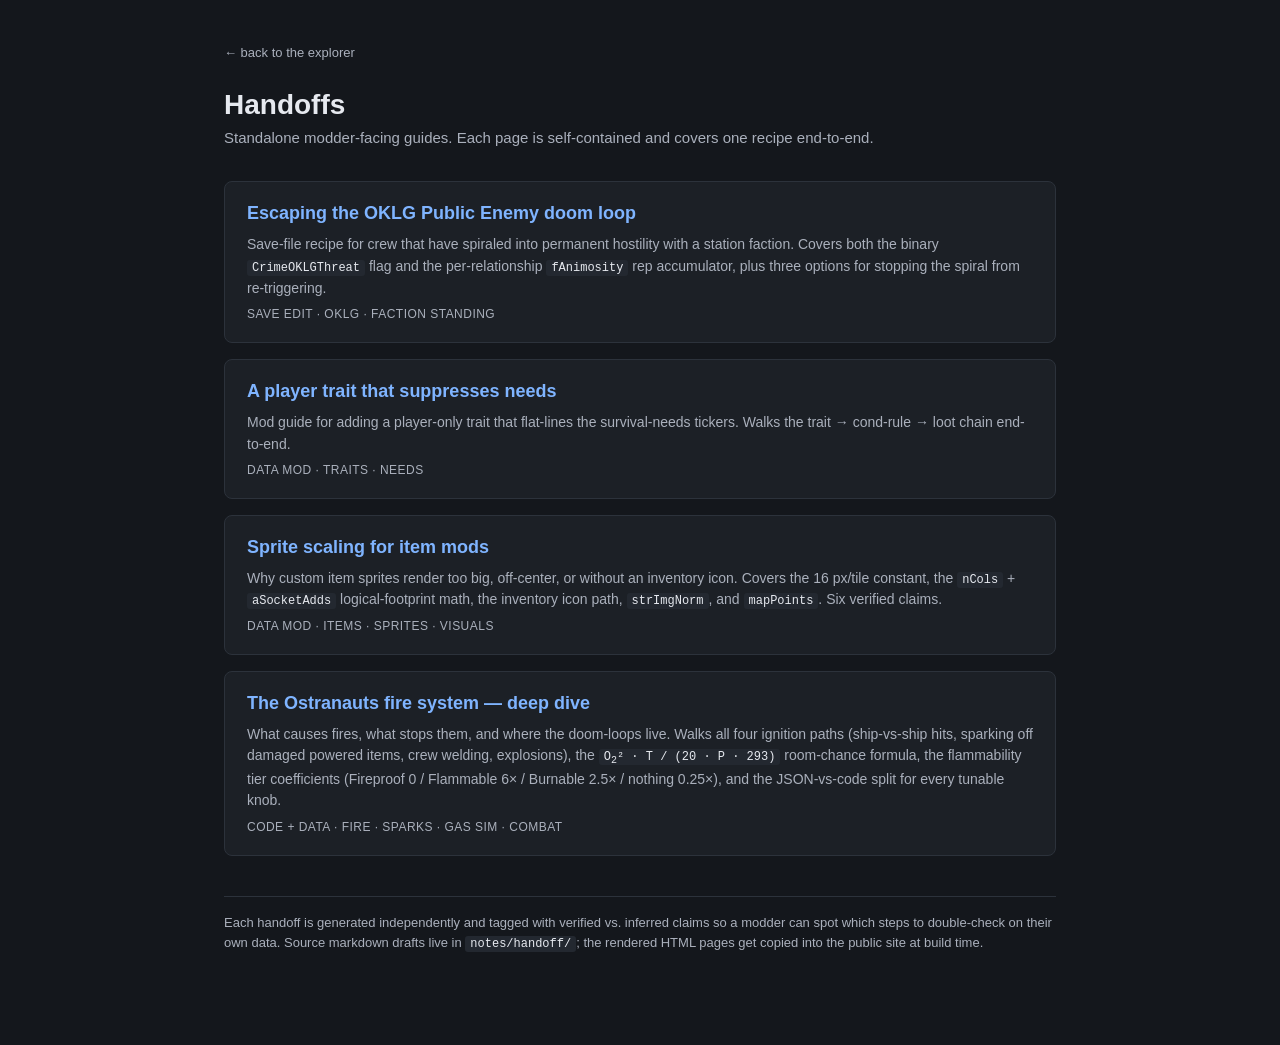
<file: notes/handoff/index.html>
<!doctype html>
<html lang="en">
<head>
<meta charset="utf-8">
<meta name="viewport" content="width=device-width,initial-scale=1">
<title>Ostranauts handoffs — modder guides</title>
<style>
  :root {
    --bg: #14171c;
    --panel: #1c2026;
    --panel-2: #232830;
    --ink: #e6e9ef;
    --ink-dim: #aab0bc;
    --rule: #2c323b;
    --accent: #7fb4ff;
  }
  * { box-sizing: border-box; }
  html, body {
    background: var(--bg);
    color: var(--ink);
    font: 16px/1.55 -apple-system, BlinkMacSystemFont, "Segoe UI", Roboto, "Helvetica Neue", Arial, sans-serif;
    margin: 0;
    padding: 0;
  }
  main {
    max-width: 880px;
    margin: 0 auto;
    padding: 40px 24px 80px;
  }
  h1 {
    font-size: 28px;
    margin: 0 0 4px;
    line-height: 1.25;
  }
  .subtitle {
    color: var(--ink-dim);
    margin: 0 0 32px;
    font-size: 15px;
  }
  .back {
    display: inline-block;
    margin-bottom: 24px;
    color: var(--ink-dim);
    text-decoration: none;
    font-size: 13px;
  }
  .back:hover { color: var(--accent); }
  ul.handoff-list {
    list-style: none;
    padding: 0;
    margin: 0;
  }
  ul.handoff-list li {
    border: 1px solid var(--rule);
    background: var(--panel);
    border-radius: 8px;
    padding: 18px 22px;
    margin: 0 0 16px;
  }
  ul.handoff-list a {
    color: var(--accent);
    font-size: 18px;
    font-weight: 600;
    text-decoration: none;
    display: block;
    margin-bottom: 6px;
  }
  ul.handoff-list a:hover { text-decoration: underline; }
  ul.handoff-list .summary {
    color: var(--ink-dim);
    font-size: 14px;
    margin: 4px 0 6px;
  }
  ul.handoff-list .meta {
    color: var(--ink-dim);
    font-size: 12px;
    text-transform: uppercase;
    letter-spacing: 0.04em;
  }
  code {
    font: 12px/1.4 ui-monospace, SFMono-Regular, Menlo, Consolas, monospace;
    background: var(--panel-2);
    color: var(--ink);
    padding: 1px 5px;
    border-radius: 3px;
  }
  .footer-note {
    margin-top: 40px;
    padding-top: 16px;
    border-top: 1px solid var(--rule);
    color: var(--ink-dim);
    font-size: 13px;
  }
</style>
</head>
<body>
<main>

<a class="back" href="../explorer.html">← back to the explorer</a>

<h1>Handoffs</h1>
<p class="subtitle">Standalone modder-facing guides. Each page is self-contained and covers one recipe end-to-end.</p>

<ul class="handoff-list">

  <li>
    <a href="save-fix-public-enemy-doom-loop.html">Escaping the OKLG Public Enemy doom loop</a>
    <div class="summary">Save-file recipe for crew that have spiraled into permanent hostility with a station faction. Covers both the binary <code>CrimeOKLGThreat</code> flag and the per-relationship <code>fAnimosity</code> rep accumulator, plus three options for stopping the spiral from re-triggering.</div>
    <div class="meta">save edit · OKLG · faction standing</div>
  </li>

  <li>
    <a href="needs-suppression-mod-guide.html">A player trait that suppresses needs</a>
    <div class="summary">Mod guide for adding a player-only trait that flat-lines the survival-needs tickers. Walks the trait → cond-rule → loot chain end-to-end.</div>
    <div class="meta">data mod · traits · needs</div>
  </li>

  <li>
    <a href="sprite-scaling-for-item-mods.html">Sprite scaling for item mods</a>
    <div class="summary">Why custom item sprites render too big, off-center, or without an inventory icon. Covers the 16 px/tile constant, the <code>nCols</code> + <code>aSocketAdds</code> logical-footprint math, the inventory icon path, <code>strImgNorm</code>, and <code>mapPoints</code>. Six verified claims.</div>
    <div class="meta">data mod · items · sprites · visuals</div>
  </li>

  <li>
    <a href="fire-system-deep-dive.html">The Ostranauts fire system — deep dive</a>
    <div class="summary">What causes fires, what stops them, and where the doom-loops live. Walks all four ignition paths (ship-vs-ship hits, sparking off damaged powered items, crew welding, explosions), the <code>O<sub>2</sub>² · T / (20 · P · 293)</code> room-chance formula, the flammability tier coefficients (Fireproof 0 / Flammable 6× / Burnable 2.5× / nothing 0.25×), and the JSON-vs-code split for every tunable knob.</div>
    <div class="meta">code + data · fire · sparks · gas sim · combat</div>
  </li>

</ul>

<p class="footer-note">Each handoff is generated independently and tagged with verified vs. inferred claims so a modder can spot which steps to double-check on their own data. Source markdown drafts live in <code>notes/handoff/</code>; the rendered HTML pages get copied into the public site at build time.</p>

</main>
</body>
</html>
</file>
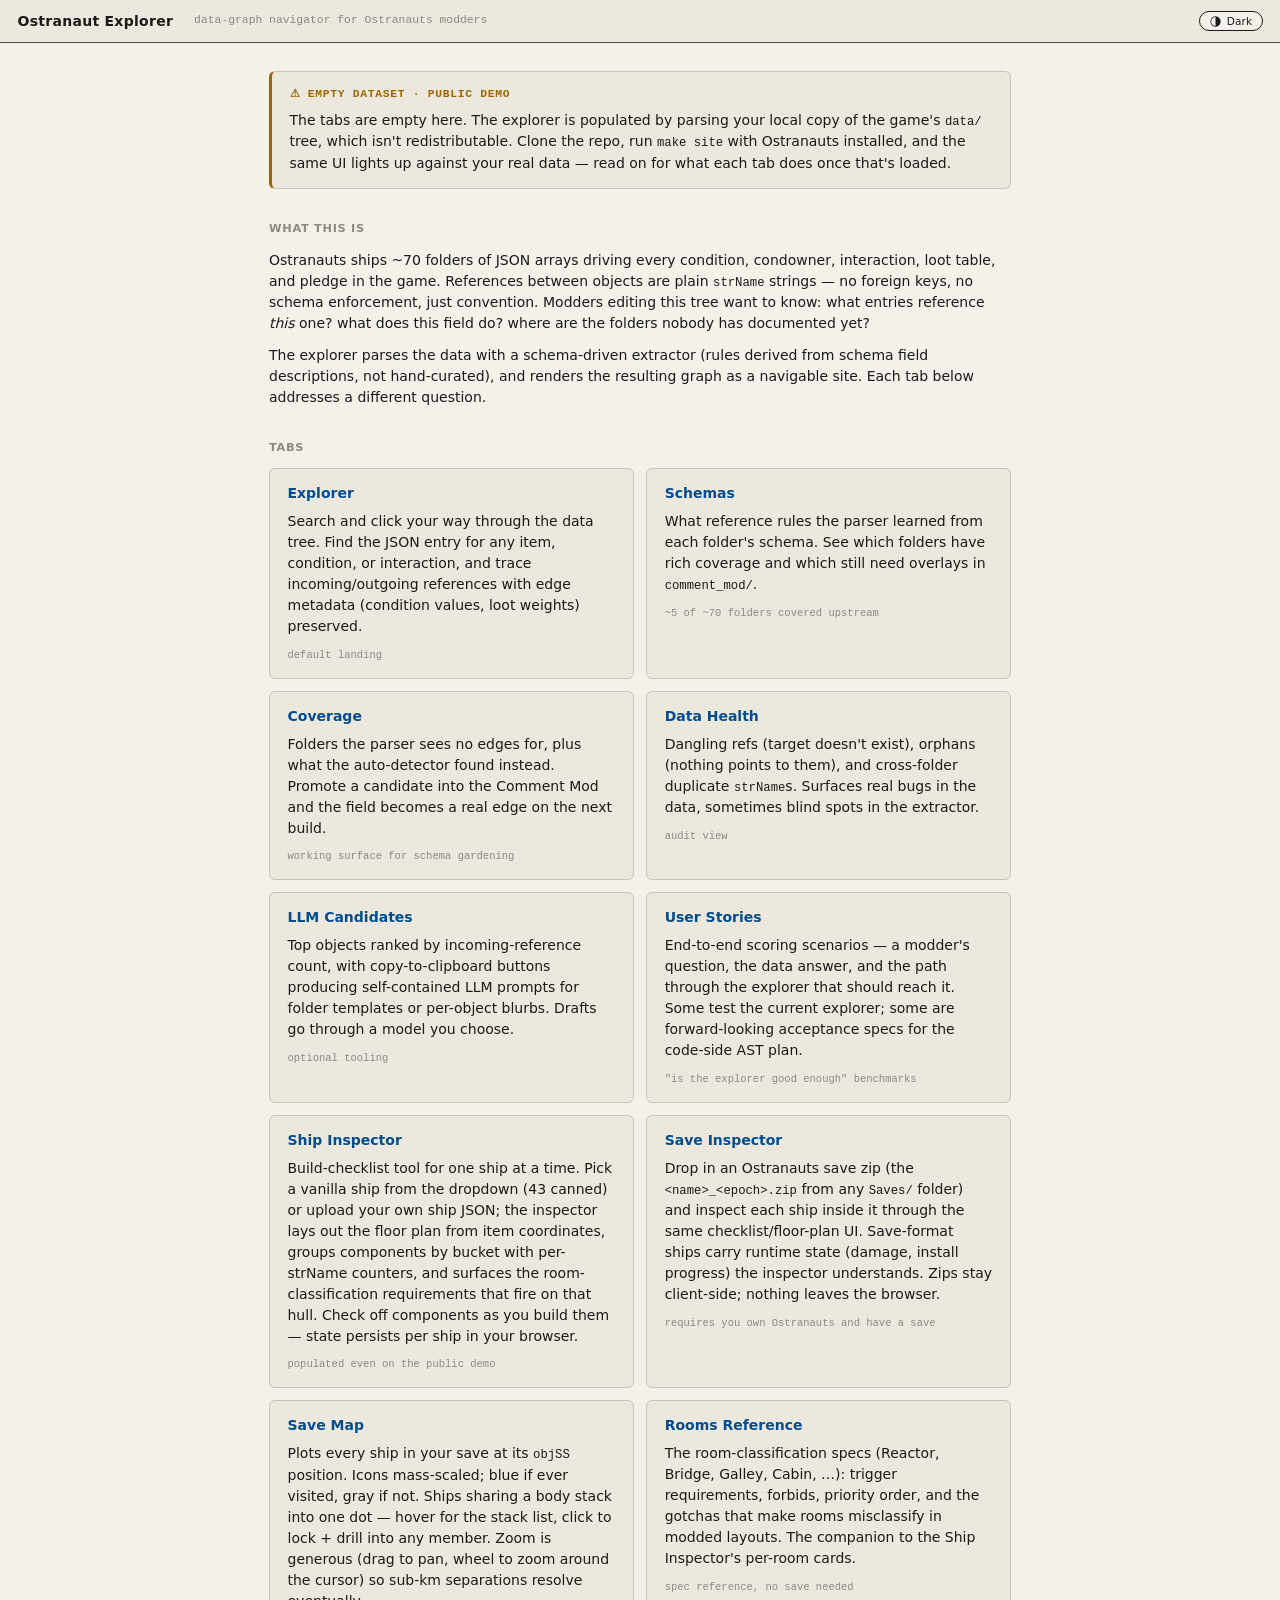
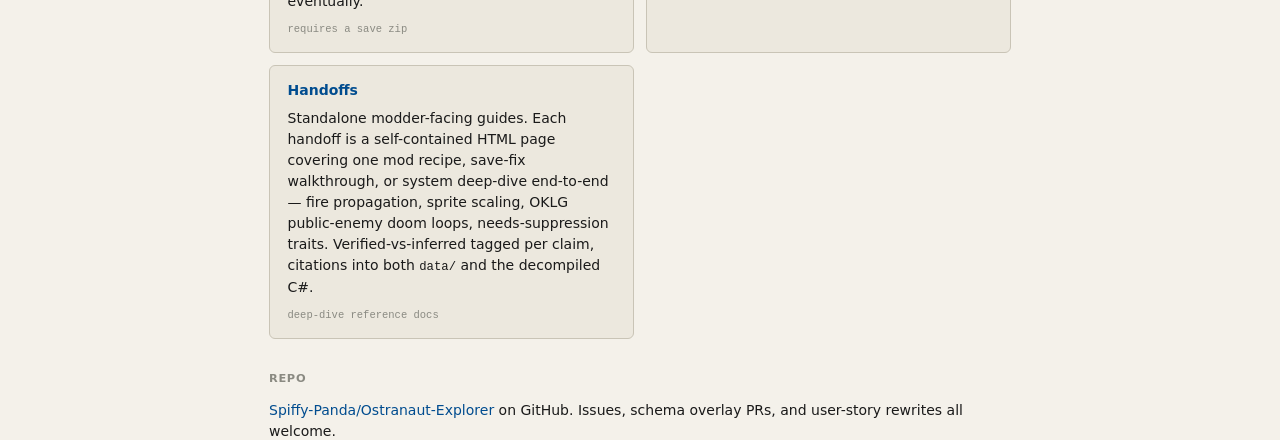
<file: src/Ostranauts.Site/index.html>
<!doctype html>
<html lang="en">
<head>
  <meta charset="utf-8">
  <meta name="viewport" content="width=device-width, initial-scale=1">
  <title>Ostranaut Explorer</title>
  <script src="theme-toggle.js"></script>
  <link rel="stylesheet" href="style.css">
  <style>
    main.cover {
      display: block;
      max-width: 56rem;
      margin: 0 auto;
      padding: 2rem 1.5rem 4rem;
    }
    main.cover section { margin-bottom: 2.25rem; }
    main.cover h2 {
      font-size: 0.8125rem;
      letter-spacing: 0.06em;
      text-transform: uppercase;
      color: var(--muted);
      margin: 0 0 0.875rem;
      font-weight: 600;
    }
    main.cover p { margin: 0 0 0.75rem; }
    main.cover p:last-child { margin: 0; }
    .demo-banner {
      background: var(--bg-elev);
      border: 1px solid var(--border);
      border-left: 3px solid var(--warn);
      border-radius: 6px;
      padding: 1rem 1.25rem;
    }
    .demo-banner .banner-label {
      color: var(--warn);
      font-family: ui-monospace, SFMono-Regular, Menlo, Consolas, monospace;
      font-size: 0.8125rem;
      font-weight: 600;
      letter-spacing: 0.06em;
      text-transform: uppercase;
      margin: 0 0 0.5rem;
    }
    .tab-grid {
      display: grid;
      gap: 0.875rem;
      grid-template-columns: 1fr;
    }
    @media (min-width: 50rem) {
      .tab-grid { grid-template-columns: 1fr 1fr; }
    }
    .tab-card {
      background: var(--bg-elev);
      border: 1px solid var(--border);
      border-radius: 6px;
      padding: 1rem 1.25rem;
    }
    .tab-card h3 { margin: 0 0 0.5rem; font-size: 1rem; }
    .tab-card h3 a { color: var(--accent); }
    .tab-card p { color: var(--fg); }
    .tab-card .meta {
      font-family: ui-monospace, SFMono-Regular, Menlo, Consolas, monospace;
      font-size: 0.75rem;
      color: var(--muted);
      margin-top: 0.5rem;
    }
  </style>
</head>
<body>
  <header>
    <h1>Ostranaut Explorer</h1>
    <p class="status">data-graph navigator for Ostranauts modders</p>
  </header>
  <main class="cover">
    <section class="demo-banner">
      <p class="banner-label">⚠ Empty dataset · Public demo</p>
      <p>The tabs are empty here. The explorer is populated by parsing your local copy of the game's <code>data/</code> tree, which isn't redistributable. Clone the repo, run <code>make site</code> with Ostranauts installed, and the same UI lights up against your real data — read on for what each tab does once that's loaded.</p>
    </section>

    <section>
      <h2>What this is</h2>
      <p>Ostranauts ships ~70 folders of JSON arrays driving every condition, condowner, interaction, loot table, and pledge in the game. References between objects are plain <code>strName</code> strings — no foreign keys, no schema enforcement, just convention. Modders editing this tree want to know: what entries reference <em>this</em> one? what does this field do? where are the folders nobody has documented yet?</p>
      <p>The explorer parses the data with a schema-driven extractor (rules derived from schema field descriptions, not hand-curated), and renders the resulting graph as a navigable site. Each tab below addresses a different question.</p>
    </section>

    <section>
      <h2>Tabs</h2>
      <div class="tab-grid">
        <article class="tab-card">
          <h3><a href="explorer.html#/">Explorer</a></h3>
          <p>Search and click your way through the data tree. Find the JSON entry for any item, condition, or interaction, and trace incoming/outgoing references with edge metadata (condition values, loot weights) preserved.</p>
          <p class="meta">default landing</p>
        </article>
        <article class="tab-card">
          <h3><a href="explorer.html#/schemas">Schemas</a></h3>
          <p>What reference rules the parser learned from each folder's schema. See which folders have rich coverage and which still need overlays in <code>comment_mod/</code>.</p>
          <p class="meta">~5 of ~70 folders covered upstream</p>
        </article>
        <article class="tab-card">
          <h3><a href="explorer.html#/health/coverage">Coverage</a></h3>
          <p>Folders the parser sees no edges for, plus what the auto-detector found instead. Promote a candidate into the Comment Mod and the field becomes a real edge on the next build.</p>
          <p class="meta">working surface for schema gardening</p>
        </article>
        <article class="tab-card">
          <h3><a href="explorer.html#/health/data">Data Health</a></h3>
          <p>Dangling refs (target doesn't exist), orphans (nothing points to them), and cross-folder duplicate <code>strName</code>s. Surfaces real bugs in the data, sometimes blind spots in the extractor.</p>
          <p class="meta">audit view</p>
        </article>
        <article class="tab-card">
          <h3><a href="explorer.html#/llm-candidates">LLM Candidates</a></h3>
          <p>Top objects ranked by incoming-reference count, with copy-to-clipboard buttons producing self-contained LLM prompts for folder templates or per-object blurbs. Drafts go through a model you choose.</p>
          <p class="meta">optional tooling</p>
        </article>
        <article class="tab-card">
          <h3><a href="user-stories/index.html">User Stories</a></h3>
          <p>End-to-end scoring scenarios — a modder's question, the data answer, and the path through the explorer that should reach it. Some test the current explorer; some are forward-looking acceptance specs for the code-side AST plan.</p>
          <p class="meta">"is the explorer good enough" benchmarks</p>
        </article>
        <article class="tab-card">
          <h3><a href="ship-inspector.html">Ship Inspector</a></h3>
          <p>Build-checklist tool for one ship at a time. Pick a vanilla ship from the dropdown (43 canned) or upload your own ship JSON; the inspector lays out the floor plan from item coordinates, groups components by bucket with per-strName counters, and surfaces the room-classification requirements that fire on that hull. Check off components as you build them — state persists per ship in your browser.</p>
          <p class="meta">populated even on the public demo</p>
        </article>
        <article class="tab-card">
          <h3><a href="save-inspector.html">Save Inspector</a></h3>
          <p>Drop in an Ostranauts save zip (the <code>&lt;name&gt;_&lt;epoch&gt;.zip</code> from any <code>Saves/</code> folder) and inspect each ship inside it through the same checklist/floor-plan UI. Save-format ships carry runtime state (damage, install progress) the inspector understands. Zips stay client-side; nothing leaves the browser.</p>
          <p class="meta">requires you own Ostranauts and have a save</p>
        </article>
        <article class="tab-card">
          <h3><a href="save-map.html">Save Map</a></h3>
          <p>Plots every ship in your save at its <code>objSS</code> position. Icons mass-scaled; blue if ever visited, gray if not. Ships sharing a body stack into one dot — hover for the stack list, click to lock + drill into any member. Zoom is generous (drag to pan, wheel to zoom around the cursor) so sub-km separations resolve eventually.</p>
          <p class="meta">requires a save zip</p>
        </article>
        <article class="tab-card">
          <h3><a href="rooms-reference.html">Rooms Reference</a></h3>
          <p>The room-classification specs (Reactor, Bridge, Galley, Cabin, …): trigger requirements, forbids, priority order, and the gotchas that make rooms misclassify in modded layouts. The companion to the Ship Inspector's per-room cards.</p>
          <p class="meta">spec reference, no save needed</p>
        </article>
        <article class="tab-card">
          <h3><a href="handoff/">Handoffs</a></h3>
          <p>Standalone modder-facing guides. Each handoff is a self-contained HTML page covering one mod recipe, save-fix walkthrough, or system deep-dive end-to-end — fire propagation, sprite scaling, OKLG public-enemy doom loops, needs-suppression traits. Verified-vs-inferred tagged per claim, citations into both <code>data/</code> and the decompiled C#.</p>
          <p class="meta">deep-dive reference docs</p>
        </article>
      </div>
    </section>

    <section>
      <h2>Repo</h2>
      <p><a href="https://github.com/Spiffy-Panda/Ostranaut-Explorer">Spiffy-Panda/Ostranaut-Explorer</a> on GitHub. Issues, schema overlay PRs, and user-story rewrites all welcome.</p>
    </section>
  </main>
</body>
</html>
</file>
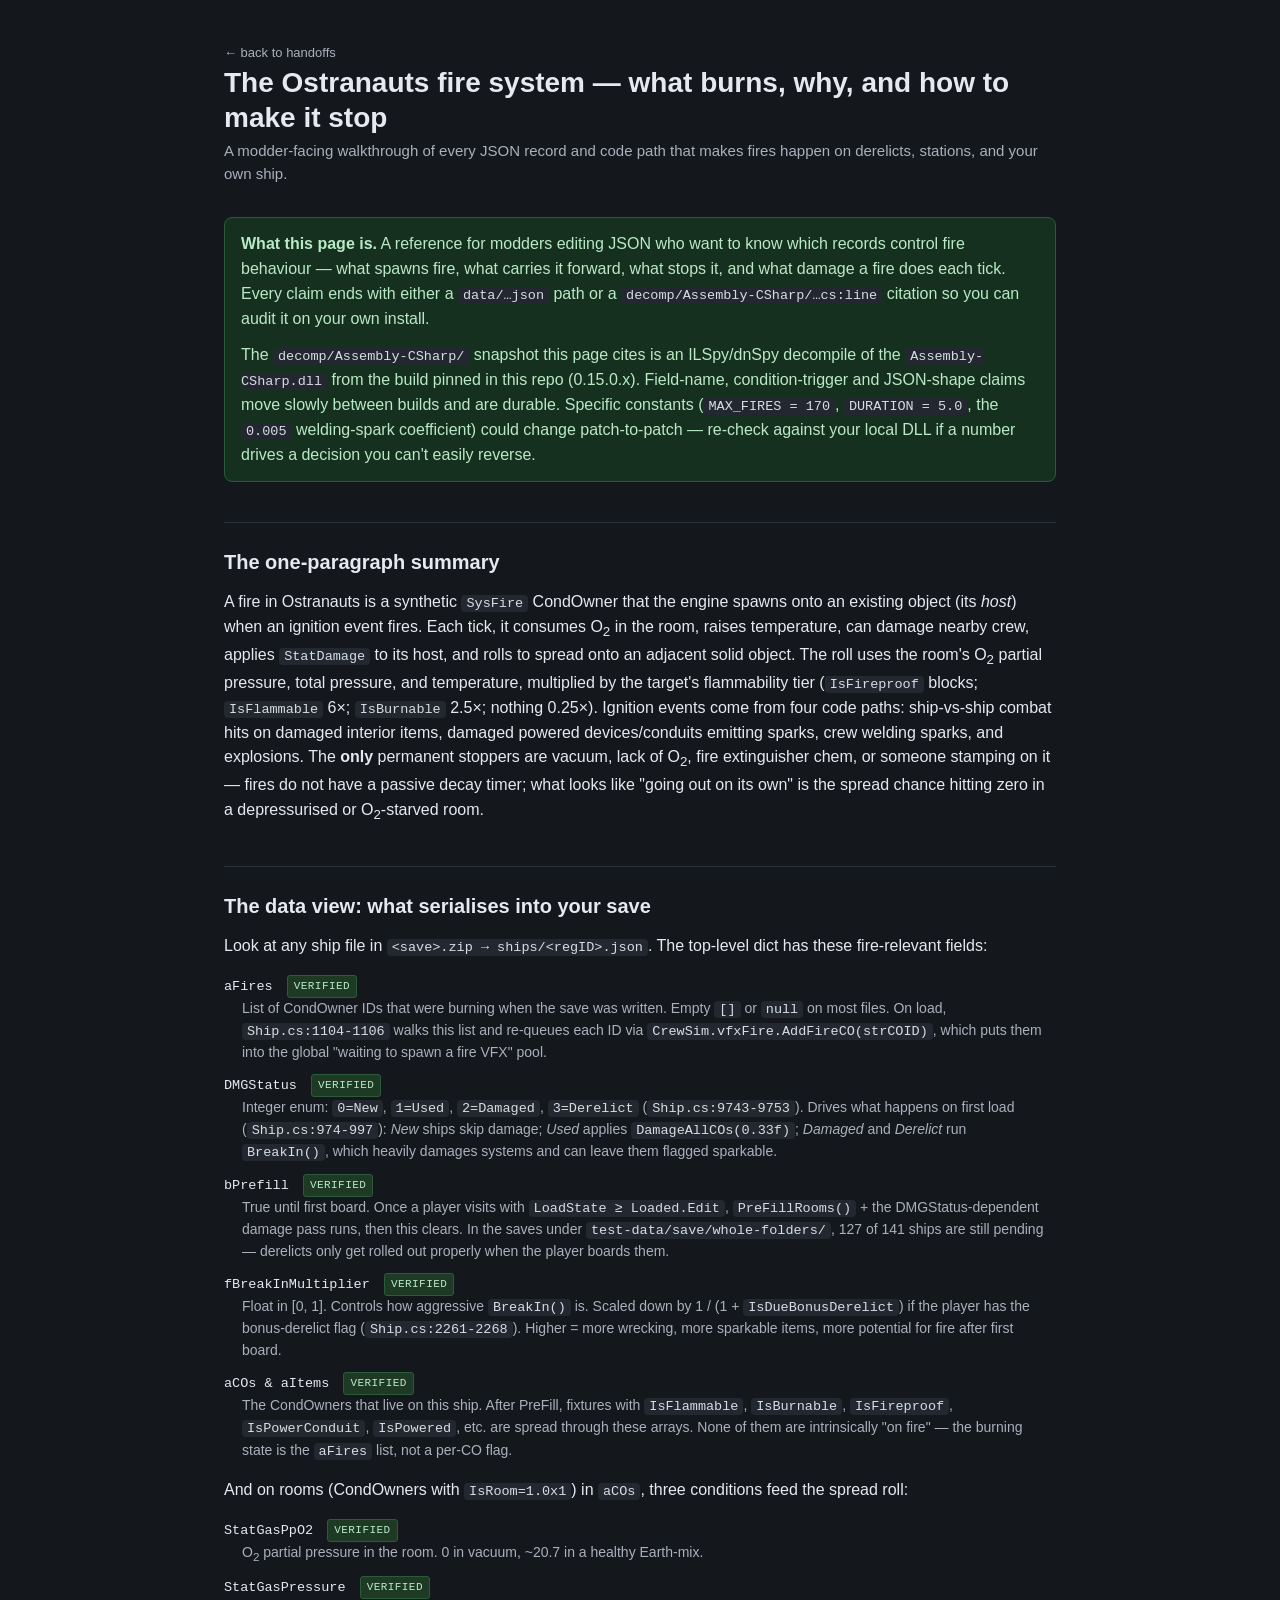
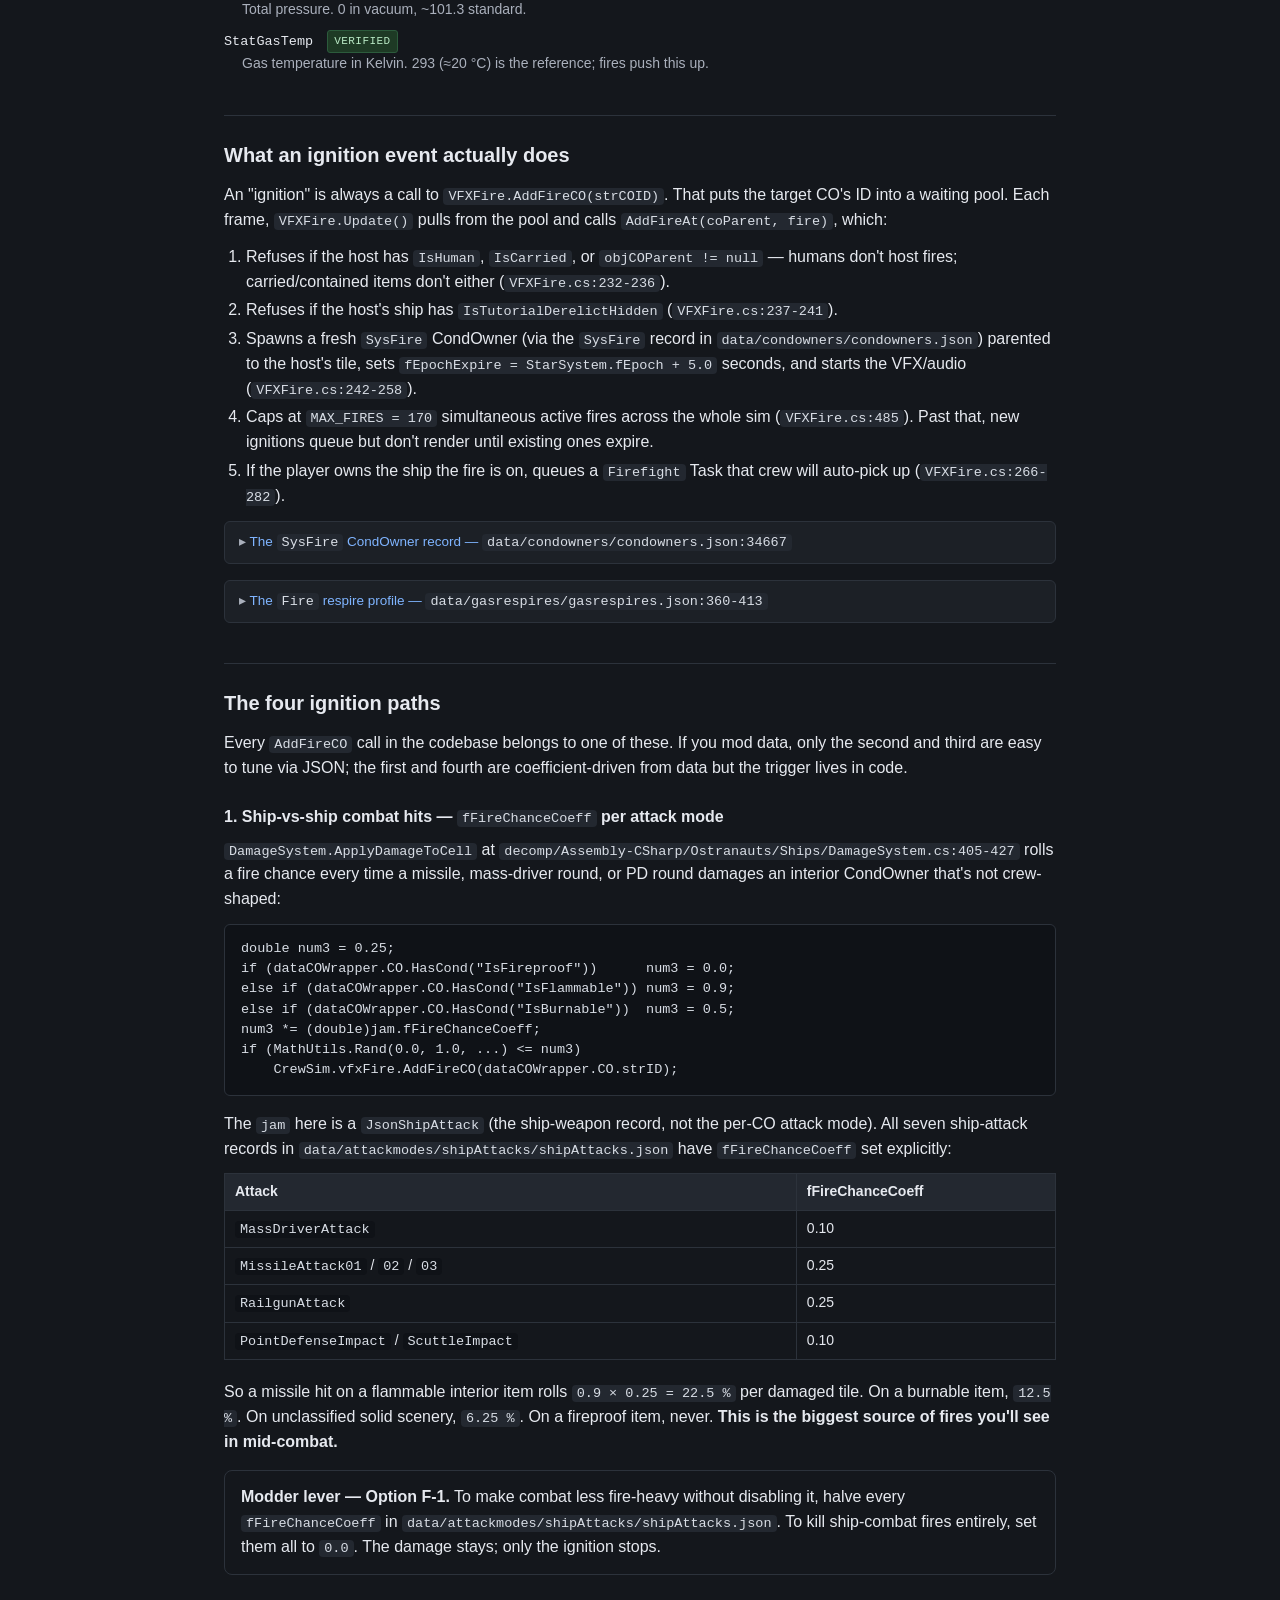
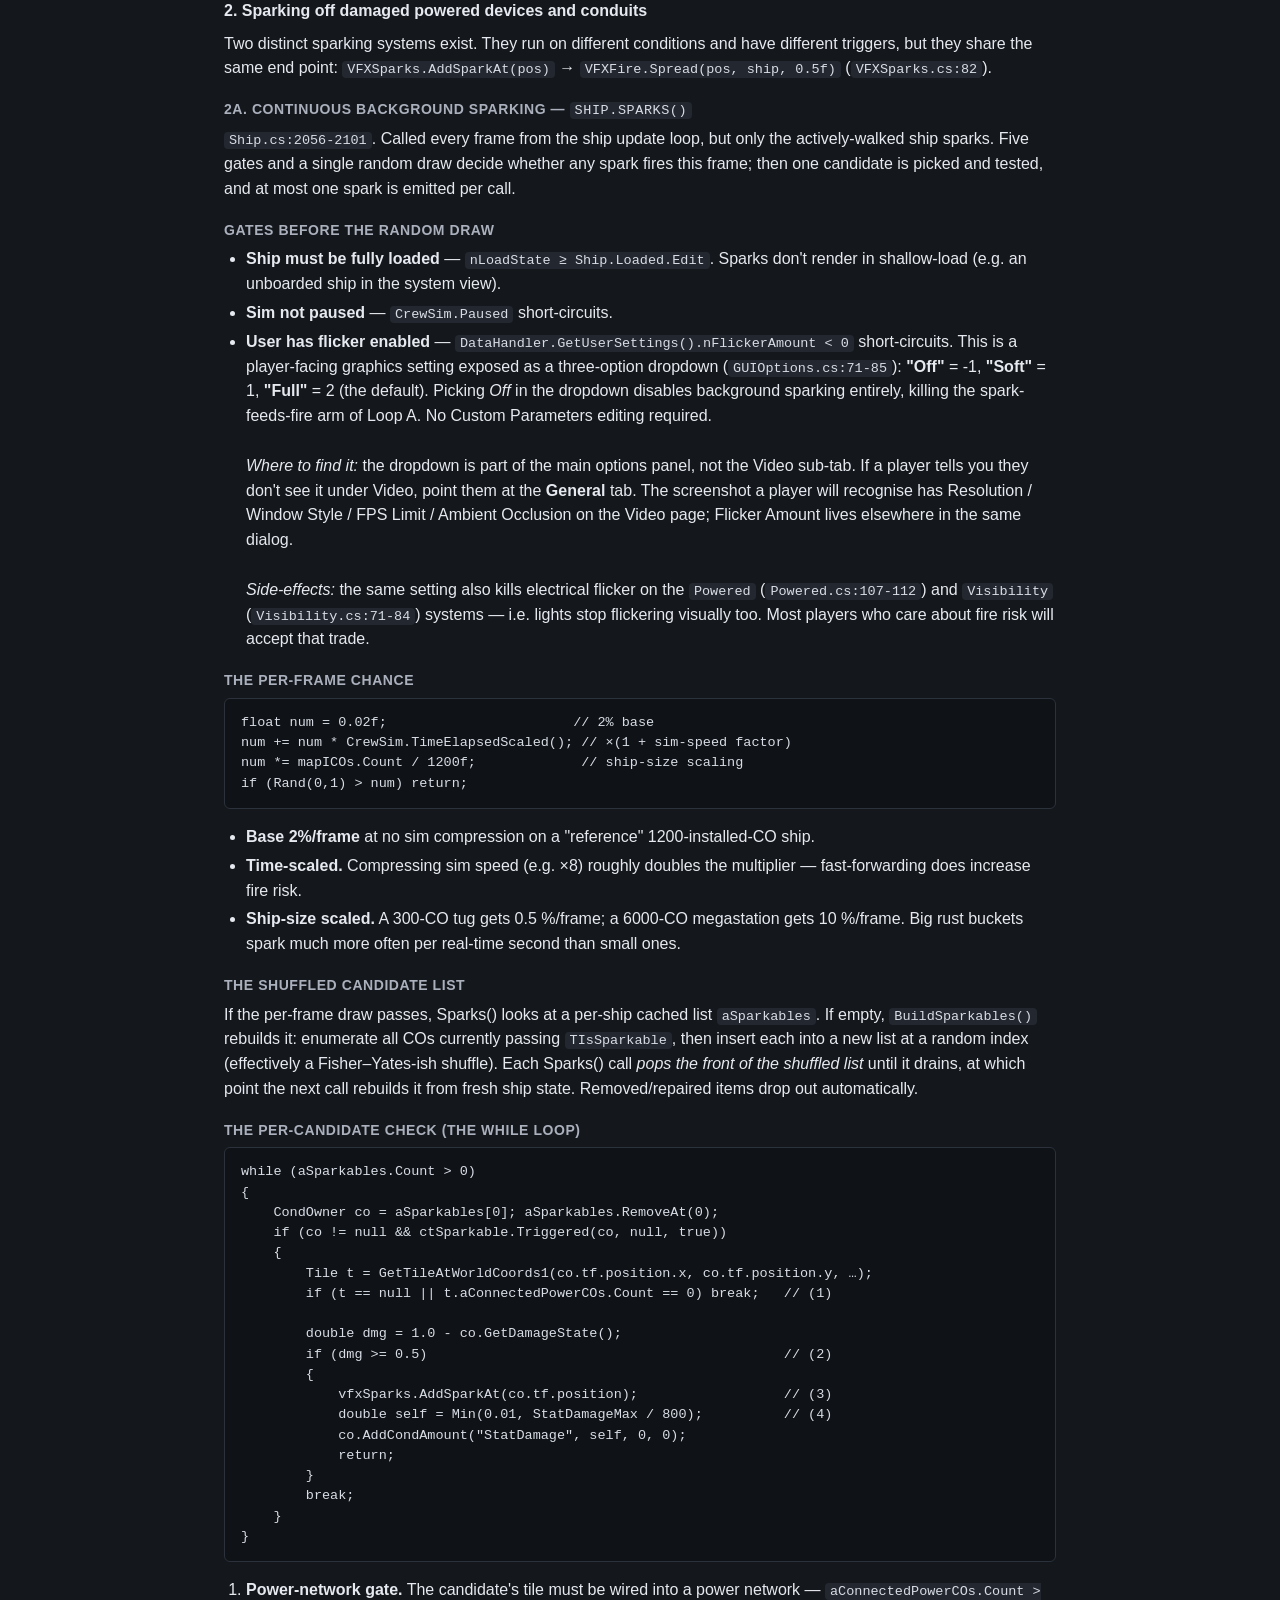
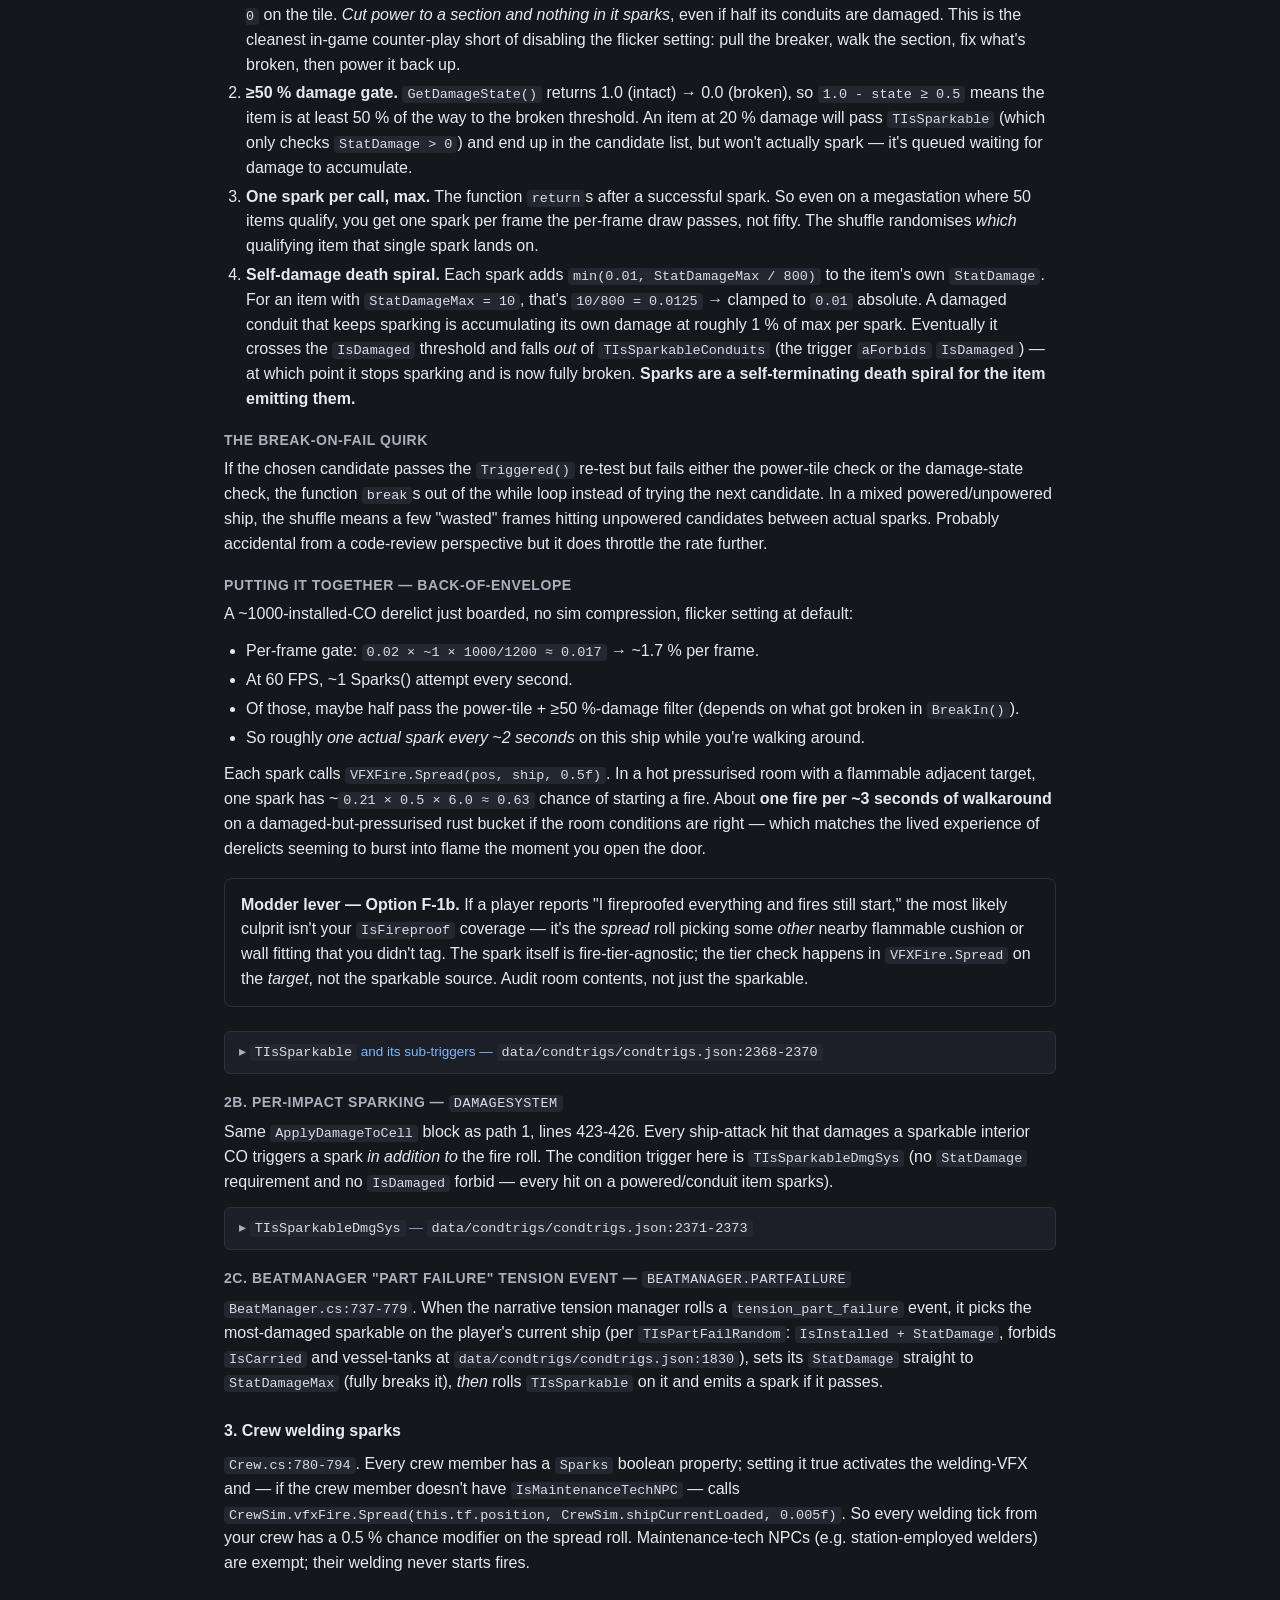
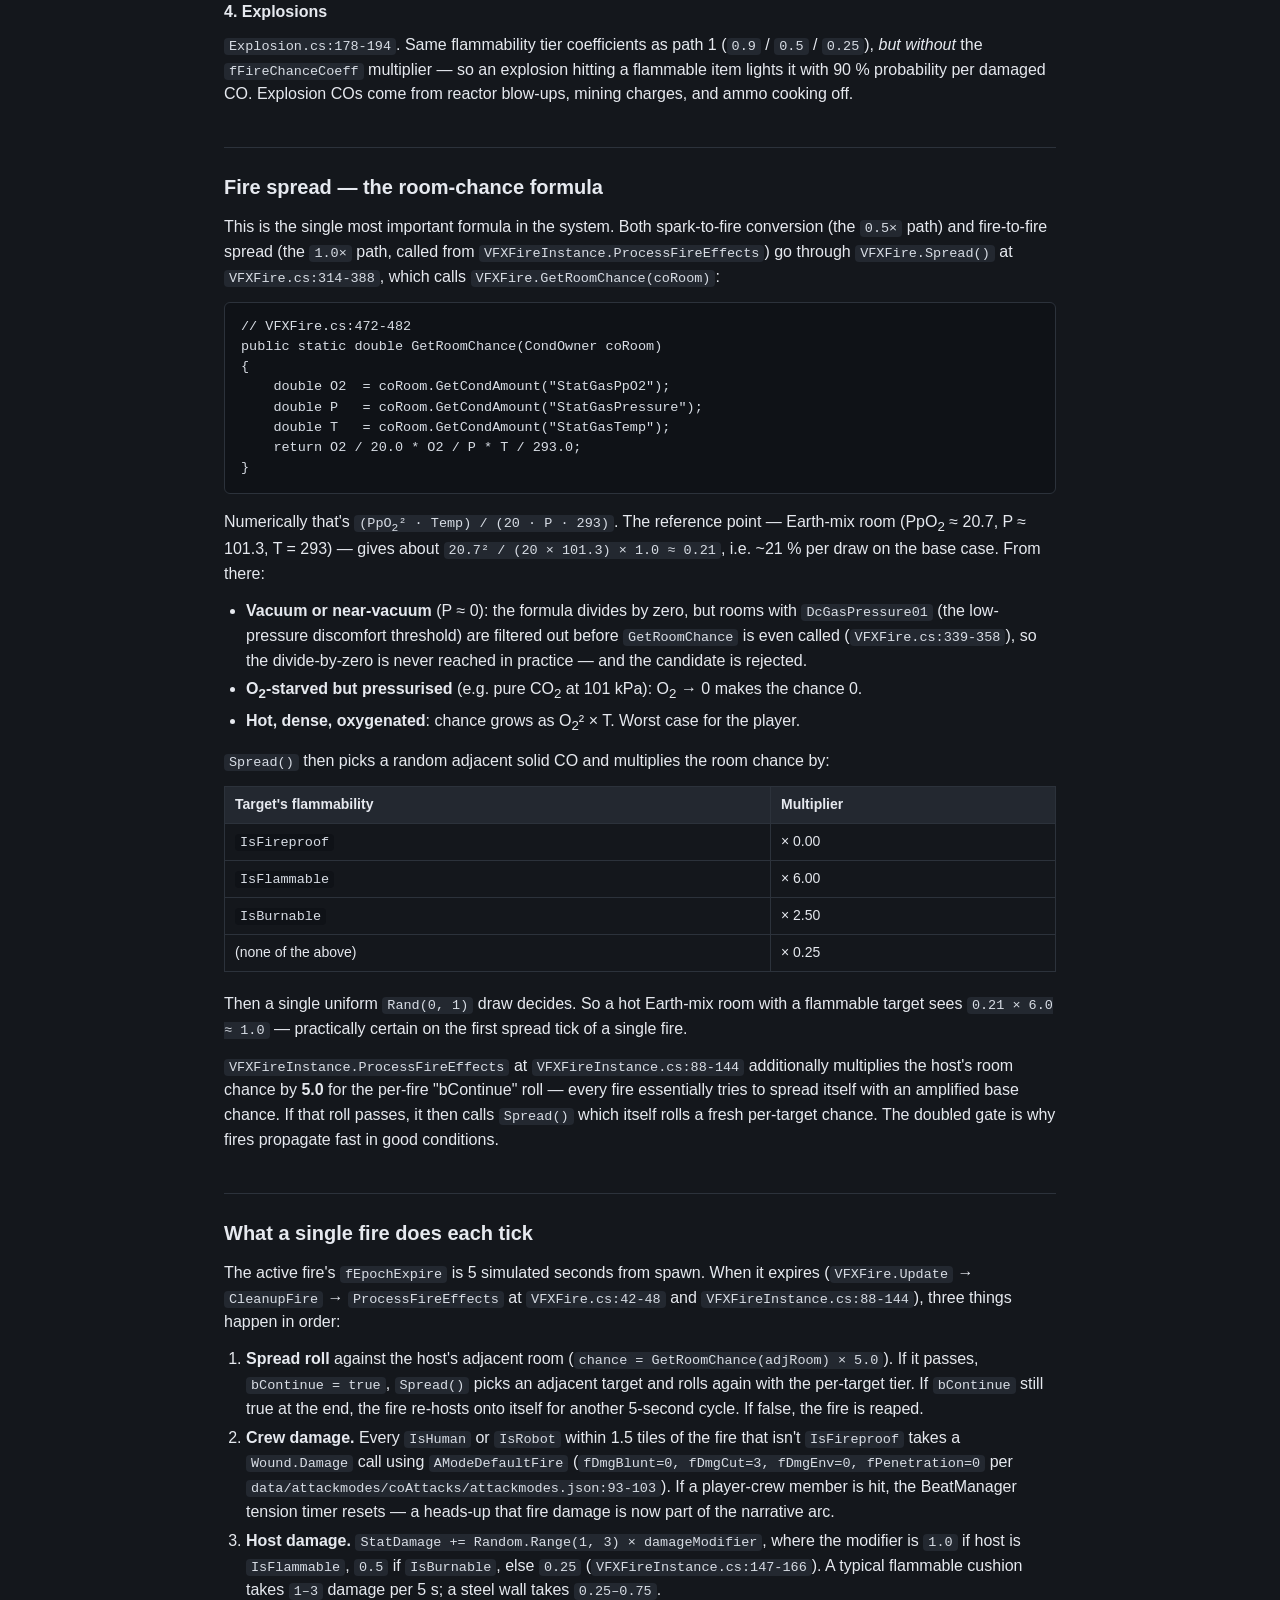
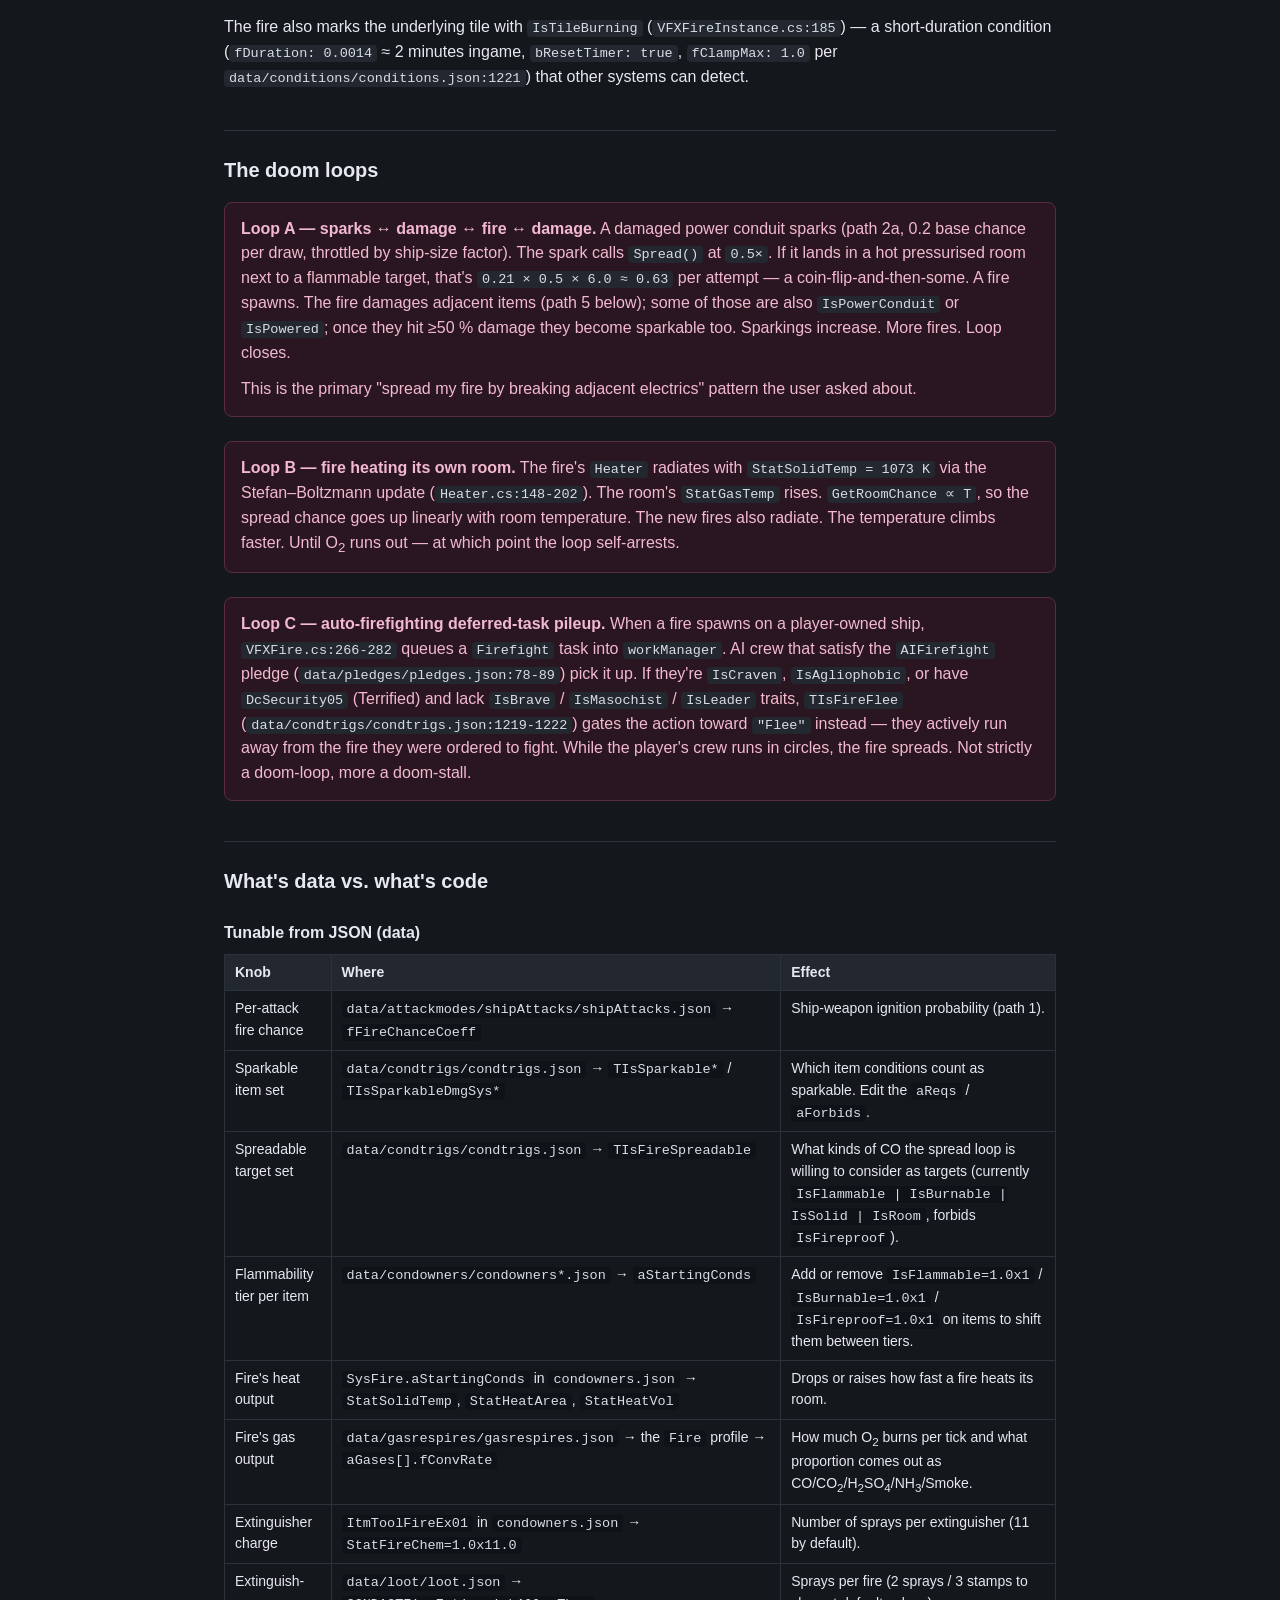
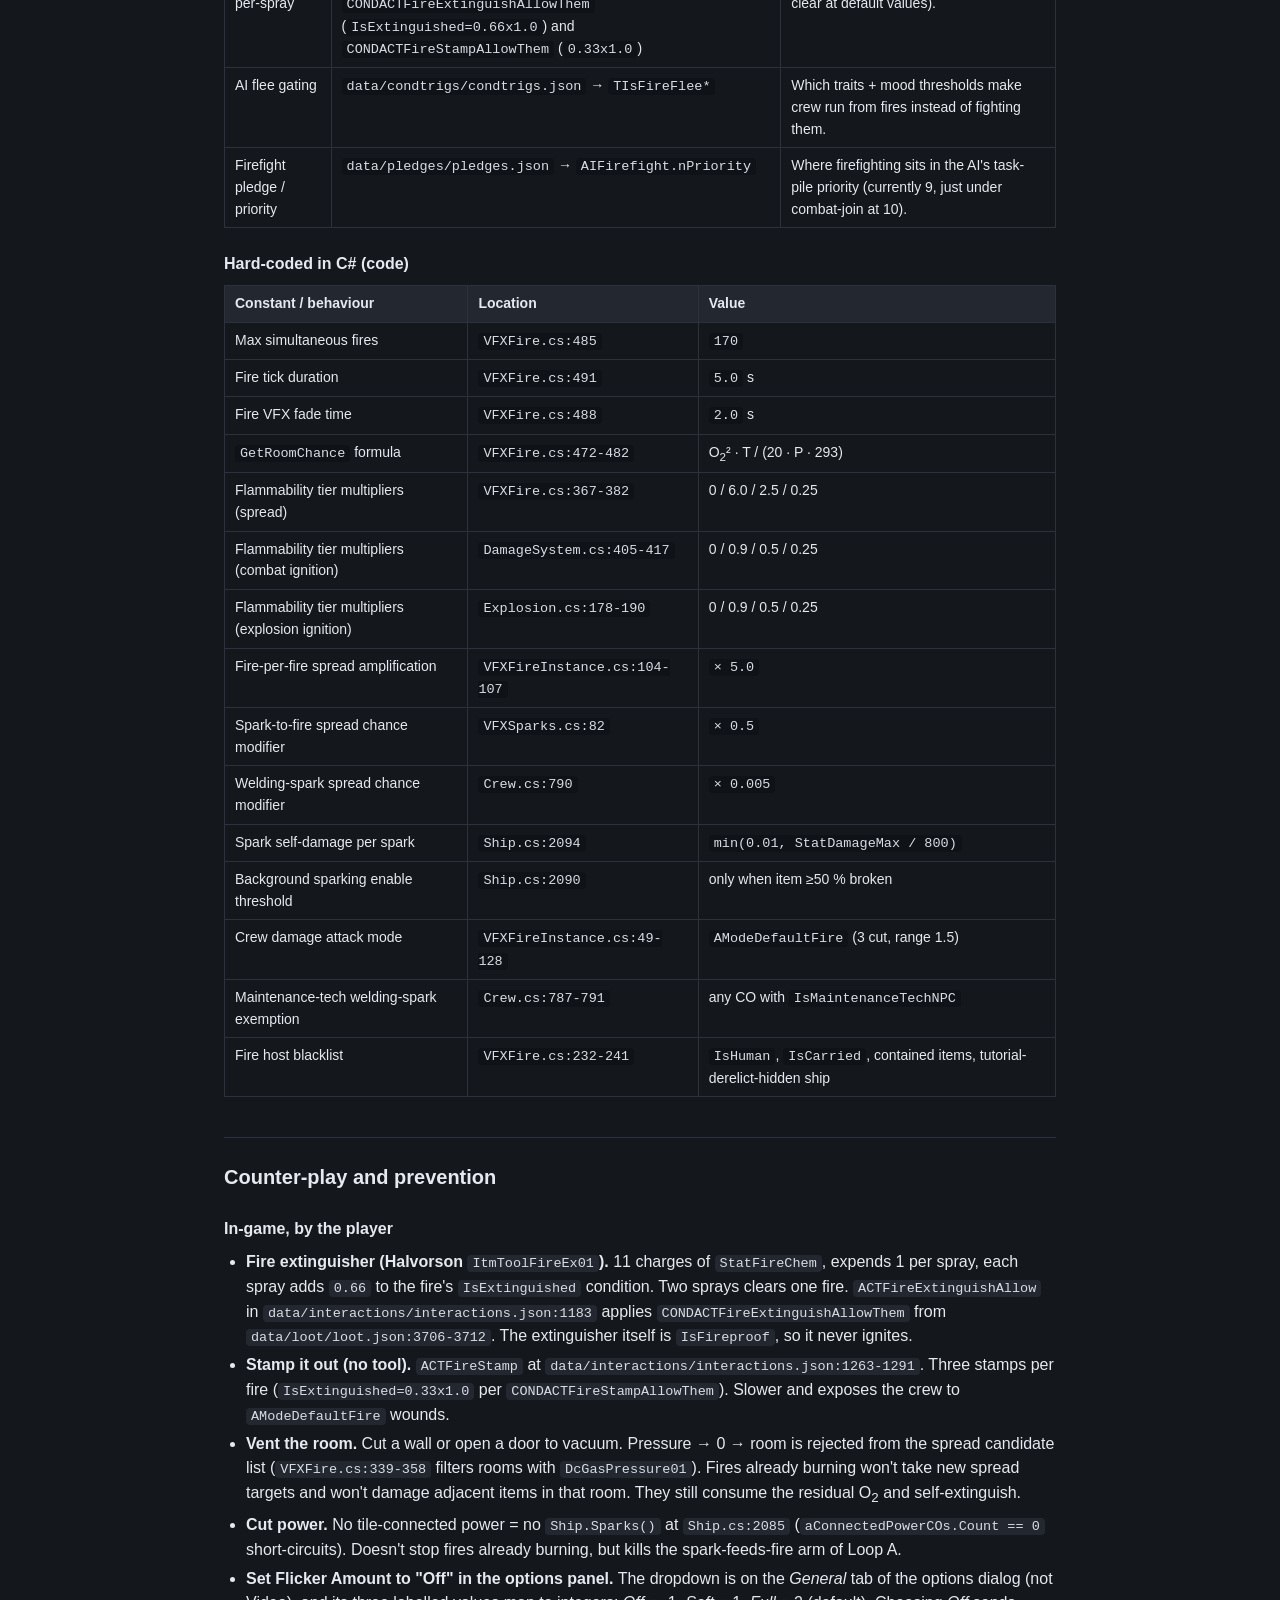
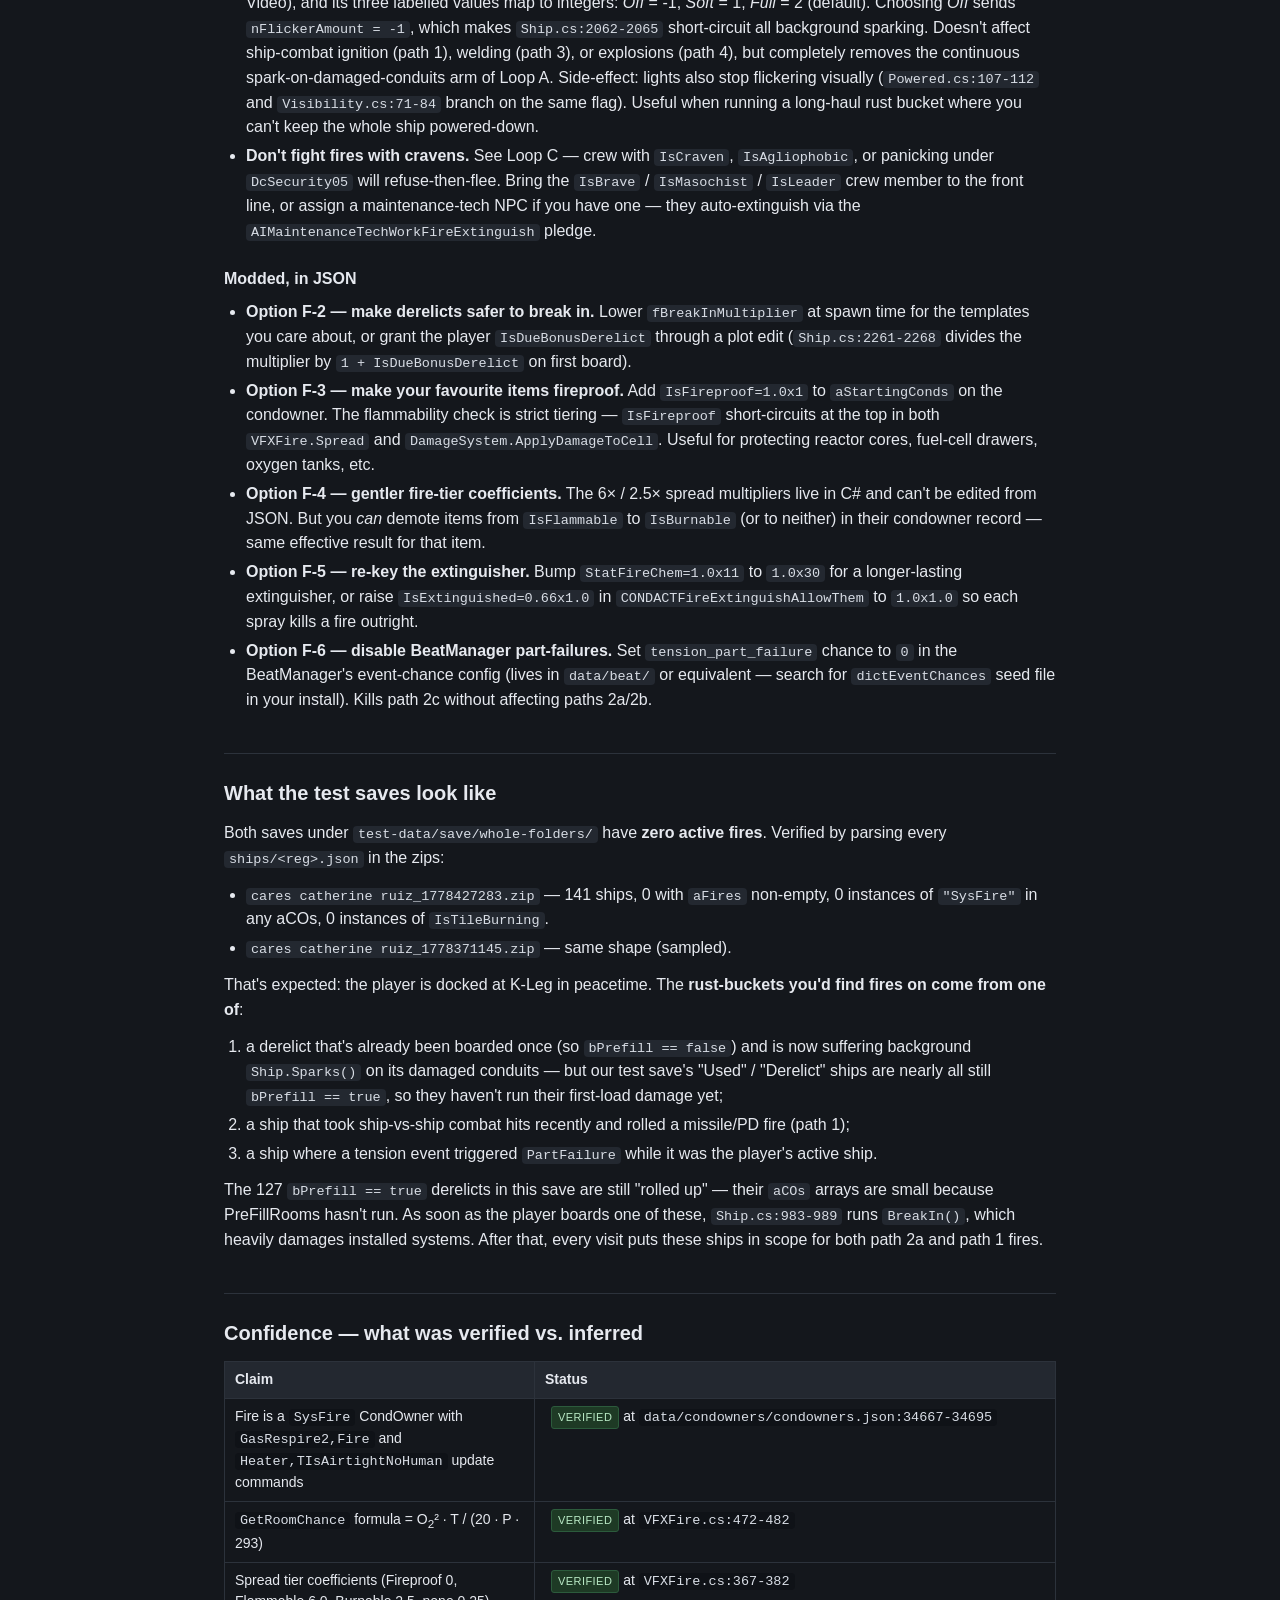
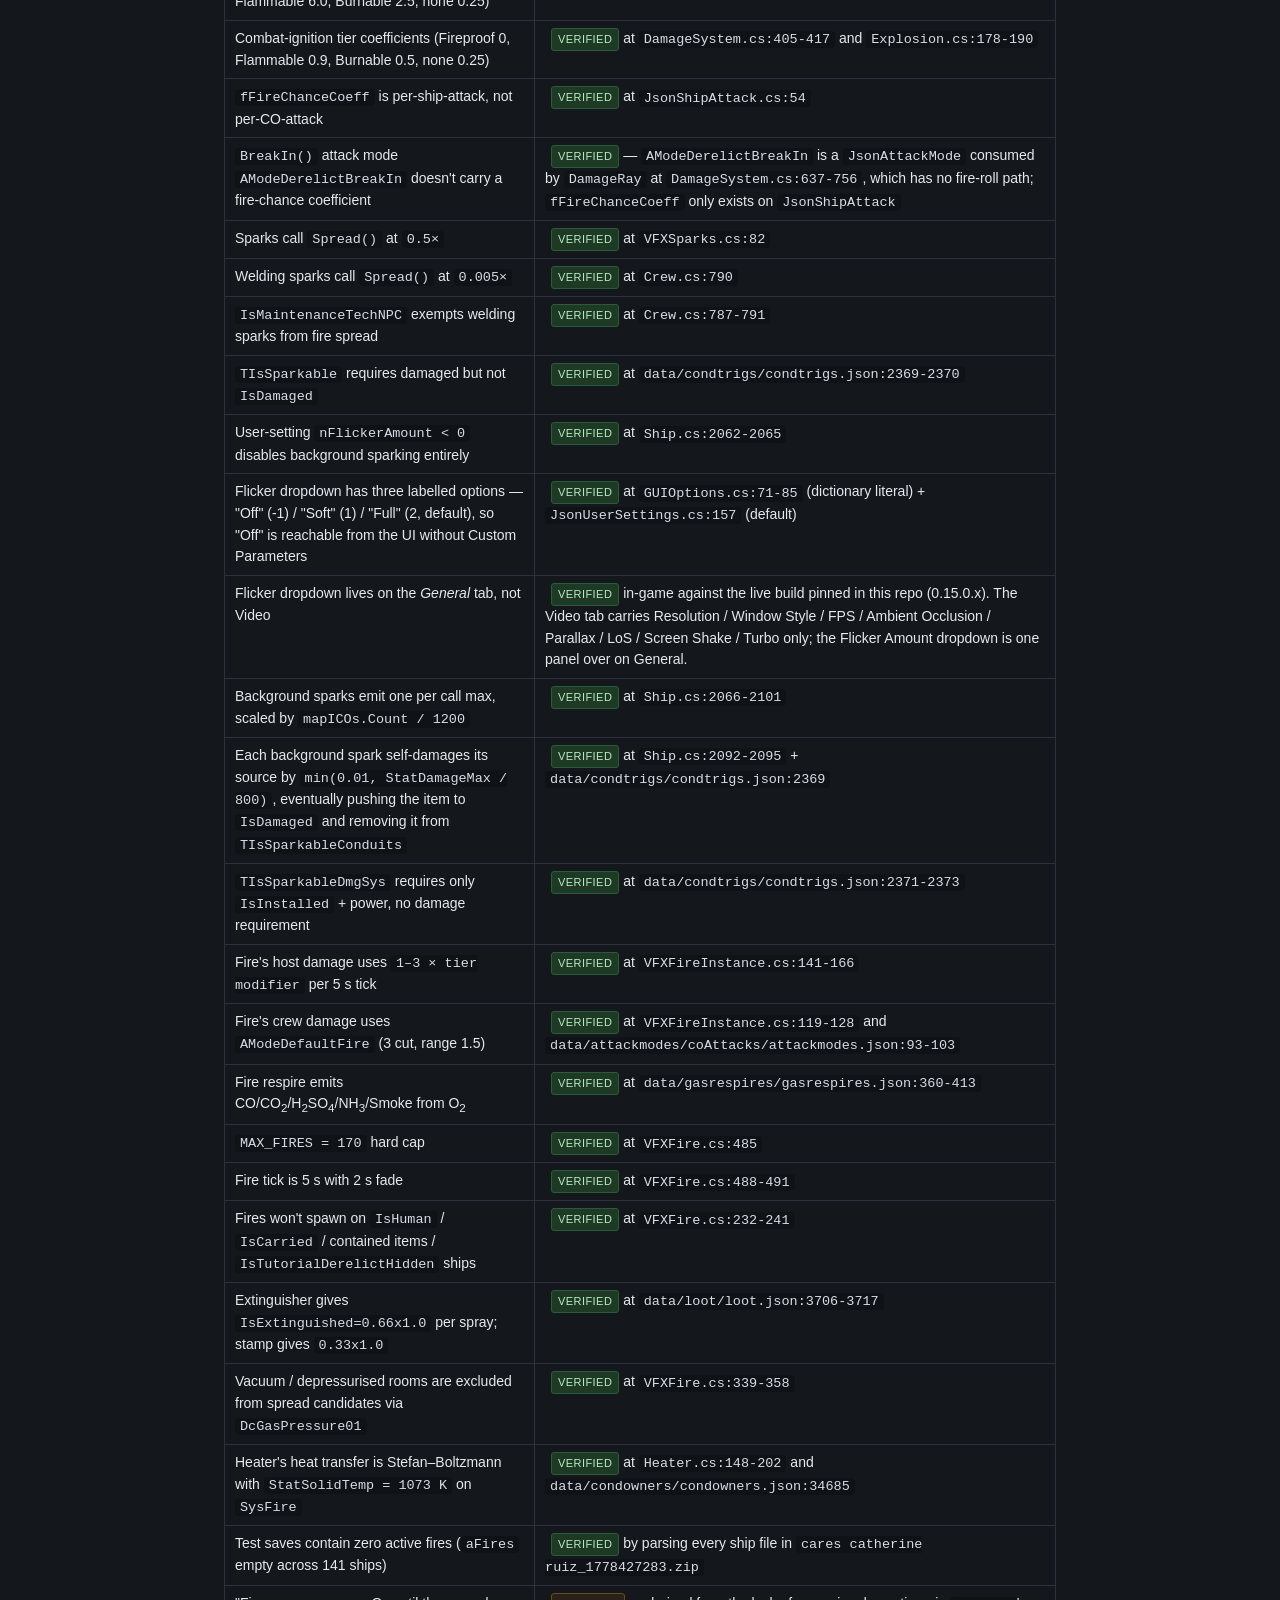
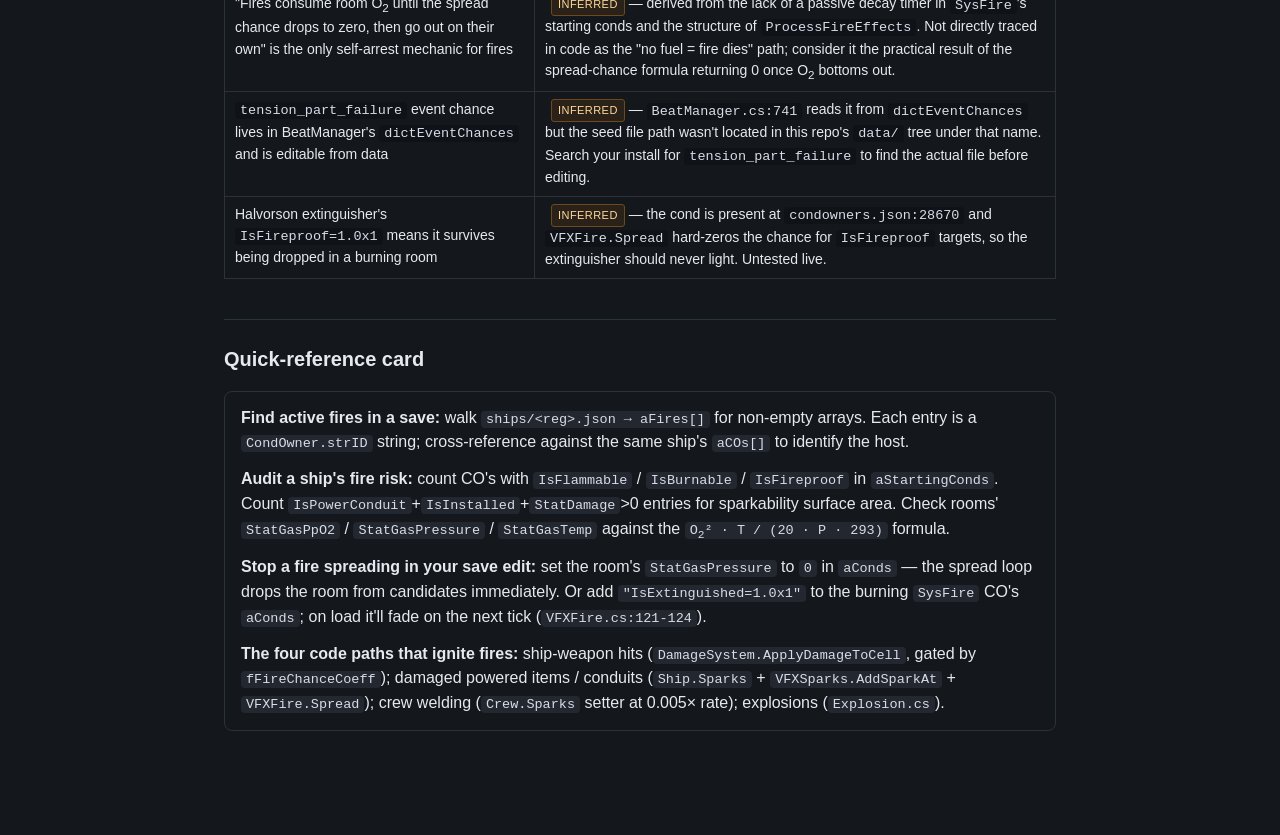
<file: notes/handoff/fire-system-deep-dive.html>
<!doctype html>
<html lang="en">
<head>
<meta charset="utf-8">
<meta name="viewport" content="width=device-width,initial-scale=1">
<title>Ostranauts fire system — deep dive</title>
<style>
  :root {
    --bg: #14171c;
    --panel: #1c2026;
    --panel-2: #232830;
    --ink: #e6e9ef;
    --ink-dim: #aab0bc;
    --rule: #2c323b;
    --accent: #7fb4ff;
    --warn-bg: #3a2a14;
    --warn-bd: #6b4a1c;
    --warn-ink: #ffd89a;
    --good-bg: #16301f;
    --good-bd: #2c5b3c;
    --good-ink: #b9e9c5;
    --pit-bg: #2a1620;
    --pit-bd: #5b2c40;
    --pit-ink: #f3b9d0;
    --code-bg: #0f1217;
    --code-ink: #d8dde5;
  }
  * { box-sizing: border-box; }
  html, body {
    background: var(--bg);
    color: var(--ink);
    font: 16px/1.55 -apple-system, BlinkMacSystemFont, "Segoe UI", Roboto, "Helvetica Neue", Arial, sans-serif;
    margin: 0;
    padding: 0;
  }
  main {
    max-width: 880px;
    margin: 0 auto;
    padding: 40px 24px 80px;
  }
  h1 {
    font-size: 28px;
    margin: 0 0 4px;
    line-height: 1.25;
  }
  h1 + .subtitle {
    color: var(--ink-dim);
    margin: 0 0 32px;
    font-size: 15px;
  }
  h2 {
    font-size: 20px;
    margin: 40px 0 12px;
    padding-top: 24px;
    border-top: 1px solid var(--rule);
  }
  h3 {
    font-size: 16px;
    margin: 24px 0 8px;
    color: var(--ink);
  }
  h4 {
    font-size: 14px;
    margin: 18px 0 6px;
    color: var(--ink-dim);
    text-transform: uppercase;
    letter-spacing: 0.04em;
  }
  p { margin: 0 0 12px; }
  a { color: var(--accent); }
  ul, ol { margin: 0 0 12px; padding-left: 22px; }
  li { margin-bottom: 4px; }
  code {
    font: 13.5px/1.5 ui-monospace, SFMono-Regular, Menlo, Consolas, "Liberation Mono", monospace;
    background: var(--panel-2);
    color: var(--code-ink);
    padding: 1px 5px;
    border-radius: 4px;
  }
  pre {
    background: var(--code-bg);
    color: var(--code-ink);
    padding: 14px 16px;
    border-radius: 6px;
    overflow-x: auto;
    border: 1px solid var(--rule);
    font: 13px/1.55 ui-monospace, SFMono-Regular, Menlo, Consolas, "Liberation Mono", monospace;
    margin: 0 0 16px;
  }
  pre code { background: none; padding: 0; }
  .callout {
    border-radius: 8px;
    padding: 14px 16px;
    margin: 16px 0 24px;
    border: 1px solid var(--rule);
  }
  .callout.warn {
    background: var(--warn-bg);
    border-color: var(--warn-bd);
    color: var(--warn-ink);
  }
  .callout.good {
    background: var(--good-bg);
    border-color: var(--good-bd);
    color: var(--good-ink);
  }
  .callout.pit {
    background: var(--pit-bg);
    border-color: var(--pit-bd);
    color: var(--pit-ink);
  }
  .callout p:last-child { margin-bottom: 0; }
  .callout strong { color: inherit; }
  table {
    border-collapse: collapse;
    width: 100%;
    margin: 8px 0 20px;
    font-size: 14px;
  }
  th, td {
    border: 1px solid var(--rule);
    padding: 7px 10px;
    text-align: left;
    vertical-align: top;
  }
  th {
    background: var(--panel-2);
    color: var(--ink);
    font-weight: 600;
  }
  td code { background: var(--code-bg); }
  .field-list dt {
    font-family: ui-monospace, SFMono-Regular, Menlo, Consolas, "Liberation Mono", monospace;
    font-size: 13.5px;
    color: var(--ink);
    margin-top: 10px;
  }
  .field-list dd {
    margin: 0 0 6px 18px;
    color: var(--ink-dim);
    font-size: 14px;
  }
  .verified {
    display: inline-block;
    font-size: 11px;
    text-transform: uppercase;
    letter-spacing: 0.04em;
    padding: 2px 6px;
    border-radius: 3px;
    margin-left: 6px;
    vertical-align: middle;
  }
  .verified.ok {
    background: #1e3a25;
    color: #b9e9c5;
    border: 1px solid #2c5b3c;
  }
  .verified.inferred {
    background: #2a2218;
    color: #ffd89a;
    border: 1px solid #6b4a1c;
  }
  details {
    background: var(--panel);
    border: 1px solid var(--rule);
    border-radius: 6px;
    margin: 8px 0 16px;
    padding: 0;
  }
  details > summary {
    cursor: pointer;
    padding: 10px 14px;
    color: var(--accent);
    font-size: 13.5px;
    list-style: none;
  }
  details > summary::-webkit-details-marker { display: none; }
  details > summary::before {
    content: "▸ ";
    color: var(--ink-dim);
  }
  details[open] > summary::before { content: "▾ "; }
  details > div, details > pre { padding: 0 14px 12px; }
  details > pre { margin: 8px 0 0; }
</style>
</head>
<body>
<main>

<a href="index.html" style="color:var(--ink-dim); font-size:13px; text-decoration:none;">← back to handoffs</a>

<h1>The Ostranauts fire system — what burns, why, and how to make it stop</h1>
<p class="subtitle">A modder-facing walkthrough of every JSON record and code path that makes fires happen on derelicts, stations, and your own ship.</p>

<div class="callout good">
<p><strong>What this page is.</strong> A reference for modders editing JSON who want to know which records control fire behaviour — what spawns fire, what carries it forward, what stops it, and what damage a fire does each tick. Every claim ends with either a <code>data/…json</code> path or a <code>decomp/Assembly-CSharp/…cs:line</code> citation so you can audit it on your own install.</p>
<p>The <code>decomp/Assembly-CSharp/</code> snapshot this page cites is an ILSpy/dnSpy decompile of the <code>Assembly-CSharp.dll</code> from the build pinned in this repo (0.15.0.x). Field-name, condition-trigger and JSON-shape claims move slowly between builds and are durable. Specific constants (<code>MAX_FIRES = 170</code>, <code>DURATION = 5.0</code>, the <code>0.005</code> welding-spark coefficient) could change patch-to-patch — re-check against your local DLL if a number drives a decision you can't easily reverse.</p>
</div>

<h2>The one-paragraph summary</h2>

<p>A fire in Ostranauts is a synthetic <code>SysFire</code> CondOwner that the engine spawns onto an existing object (its <em>host</em>) when an ignition event fires. Each tick, it consumes O<sub>2</sub> in the room, raises temperature, can damage nearby crew, applies <code>StatDamage</code> to its host, and rolls to spread onto an adjacent solid object. The roll uses the room's O<sub>2</sub> partial pressure, total pressure, and temperature, multiplied by the target's flammability tier (<code>IsFireproof</code> blocks; <code>IsFlammable</code> 6×; <code>IsBurnable</code> 2.5×; nothing 0.25×). Ignition events come from four code paths: ship-vs-ship combat hits on damaged interior items, damaged powered devices/conduits emitting sparks, crew welding sparks, and explosions. The <strong>only</strong> permanent stoppers are vacuum, lack of O<sub>2</sub>, fire extinguisher chem, or someone stamping on it — fires do not have a passive decay timer; what looks like "going out on its own" is the spread chance hitting zero in a depressurised or O<sub>2</sub>-starved room.</p>

<h2>The data view: what serialises into your save</h2>

<p>Look at any ship file in <code>&lt;save&gt;.zip → ships/&lt;regID&gt;.json</code>. The top-level dict has these fire-relevant fields:</p>

<dl class="field-list">
  <dt>aFires <span class="verified ok">verified</span></dt>
  <dd>List of CondOwner IDs that were burning when the save was written. Empty <code>[]</code> or <code>null</code> on most files. On load, <code>Ship.cs:1104-1106</code> walks this list and re-queues each ID via <code>CrewSim.vfxFire.AddFireCO(strCOID)</code>, which puts them into the global "waiting to spawn a fire VFX" pool.</dd>

  <dt>DMGStatus <span class="verified ok">verified</span></dt>
  <dd>Integer enum: <code>0=New</code>, <code>1=Used</code>, <code>2=Damaged</code>, <code>3=Derelict</code> (<code>Ship.cs:9743-9753</code>). Drives what happens on first load (<code>Ship.cs:974-997</code>): <em>New</em> ships skip damage; <em>Used</em> applies <code>DamageAllCOs(0.33f)</code>; <em>Damaged</em> and <em>Derelict</em> run <code>BreakIn()</code>, which heavily damages systems and can leave them flagged sparkable.</dd>

  <dt>bPrefill <span class="verified ok">verified</span></dt>
  <dd>True until first board. Once a player visits with <code>LoadState ≥ Loaded.Edit</code>, <code>PreFillRooms()</code> + the DMGStatus-dependent damage pass runs, then this clears. In the saves under <code>test-data/save/whole-folders/</code>, 127 of 141 ships are still pending — derelicts only get rolled out properly when the player boards them.</dd>

  <dt>fBreakInMultiplier <span class="verified ok">verified</span></dt>
  <dd>Float in [0, 1]. Controls how aggressive <code>BreakIn()</code> is. Scaled down by 1 / (1 + <code>IsDueBonusDerelict</code>) if the player has the bonus-derelict flag (<code>Ship.cs:2261-2268</code>). Higher = more wrecking, more sparkable items, more potential for fire after first board.</dd>

  <dt>aCOs &amp; aItems <span class="verified ok">verified</span></dt>
  <dd>The CondOwners that live on this ship. After PreFill, fixtures with <code>IsFlammable</code>, <code>IsBurnable</code>, <code>IsFireproof</code>, <code>IsPowerConduit</code>, <code>IsPowered</code>, etc. are spread through these arrays. None of them are intrinsically "on fire" — the burning state is the <code>aFires</code> list, not a per-CO flag.</dd>
</dl>

<p>And on rooms (CondOwners with <code>IsRoom=1.0x1</code>) in <code>aCOs</code>, three conditions feed the spread roll:</p>

<dl class="field-list">
  <dt>StatGasPpO2 <span class="verified ok">verified</span></dt>
  <dd>O<sub>2</sub> partial pressure in the room. 0 in vacuum, ~20.7 in a healthy Earth-mix.</dd>
  <dt>StatGasPressure <span class="verified ok">verified</span></dt>
  <dd>Total pressure. 0 in vacuum, ~101.3 standard.</dd>
  <dt>StatGasTemp <span class="verified ok">verified</span></dt>
  <dd>Gas temperature in Kelvin. 293 (≈20 °C) is the reference; fires push this up.</dd>
</dl>

<h2>What an ignition event actually does</h2>

<p>An "ignition" is always a call to <code>VFXFire.AddFireCO(strCOID)</code>. That puts the target CO's ID into a waiting pool. Each frame, <code>VFXFire.Update()</code> pulls from the pool and calls <code>AddFireAt(coParent, fire)</code>, which:</p>

<ol>
  <li>Refuses if the host has <code>IsHuman</code>, <code>IsCarried</code>, or <code>objCOParent != null</code> — humans don't host fires; carried/contained items don't either (<code>VFXFire.cs:232-236</code>).</li>
  <li>Refuses if the host's ship has <code>IsTutorialDerelictHidden</code> (<code>VFXFire.cs:237-241</code>).</li>
  <li>Spawns a fresh <code>SysFire</code> CondOwner (via the <code>SysFire</code> record in <code>data/condowners/condowners.json</code>) parented to the host's tile, sets <code>fEpochExpire = StarSystem.fEpoch + 5.0</code> seconds, and starts the VFX/audio (<code>VFXFire.cs:242-258</code>).</li>
  <li>Caps at <code>MAX_FIRES = 170</code> simultaneous active fires across the whole sim (<code>VFXFire.cs:485</code>). Past that, new ignitions queue but don't render until existing ones expire.</li>
  <li>If the player owns the ship the fire is on, queues a <code>Firefight</code> Task that crew will auto-pick up (<code>VFXFire.cs:266-282</code>).</li>
</ol>

<details>
  <summary>The <code>SysFire</code> CondOwner record — <code>data/condowners/condowners.json:34667</code></summary>
<pre><code>{
  "strName" : "SysFire",
  "strNameFriendly" : "Fire",
  "strItemDef" : "SysFire",
  "strType"    : "Item",
  "aInteractions" : [
    "ACTFireExtinguish",
    "ACTFireStamp"
  ],
  "aStartingConds" : [
    "IsFire=1.0x1",
    "IsNonHighlightable=1.0x1",
    "IsHiddenInv=1.0x1",
    "IsReadyHeat=1.0x1",
    "StatHeatArea=1.0x2.0",
    "StatHeatVol=1.0x0.5",
    "StatSolidTemp=1.0x1073.0"
  ],
  "mapGUIPropMaps"  : [ "Panel A", "HeaterFire" ],
  "aUpdateCommands" : [
    "GasRespire2,Fire,null",
    "Heater,TIsAirtightNoHuman"
  ]
}
</code></pre>
  <div>Two update commands wire the fire up to the gas + heat sims. <code>GasRespire2,Fire</code> attaches a <code>GasPump</code> running the <code>Fire</code> respire profile (consume O<sub>2</sub>, produce CO/CO<sub>2</sub>/H<sub>2</sub>SO<sub>4</sub>/NH<sub>3</sub>/Smoke). <code>Heater,TIsAirtightNoHuman</code> attaches the Stefan–Boltzmann <code>Heater</code> radiating from 1073 K (≈800 °C, <code>StatSolidTemp</code>) with area 2 and effective volume 0.5.</div>
</details>

<details>
  <summary>The <code>Fire</code> respire profile — <code>data/gasrespires/gasrespires.json:360-413</code></summary>
<pre><code>{
  "strName": "Fire",
  "strPtA": "GasInput",   "strPtB": "GasOutput",
  "strCTA": "TIsAirtightNoHuman",  "strCTB": "TIsAirtightNoHuman",
  "fVol": 0.1,  "fSignalCheckRate": 3.0,
  "aGases" : [
    { "strName": "FireCO2Data",    "strGasIn": "O2", "strGasOut": "CO2",   "fConvRate": 0.8,    ... },
    { "strName": "FireCOData",     "strGasIn": "O2", "strGasOut": "CO",    "fConvRate": 0.12,   ... },
    { "strName": "FireH2SO4Data",  "strGasIn": "O2", "strGasOut": "H2SO4", "fConvRate": 0.001,  ... },
    { "strName": "FireNH3Data",    "strGasIn": "O2", "strGasOut": "NH3",   "fConvRate": 0.00125, ... },
    { "strName": "FireSmokeData",  "strGasIn": "O2", "strGasOut": "Smoke", "fConvRate": 0.15,   ... }
  ]
}
</code></pre>
  <div>O<sub>2</sub> is consumed and converted into a cocktail of CO, CO<sub>2</sub>, H<sub>2</sub>SO<sub>4</sub>, NH<sub>3</sub>, and Smoke. All five are toxic to humans (see <code>CONDRespireHumanCO</code> / <code>HumanCO2</code> / <code>HumanH2SO4</code> / <code>HumanNH3</code> / <code>HumanSmoke</code> in <code>data/loot/loot.json</code>) — even if the fire doesn't reach your crew physically, the smoke and CO can kill them.</div>
</details>

<h2>The four ignition paths</h2>

<p>Every <code>AddFireCO</code> call in the codebase belongs to one of these. If you mod data, only the second and third are easy to tune via JSON; the first and fourth are coefficient-driven from data but the trigger lives in code.</p>

<h3>1. Ship-vs-ship combat hits — <code>fFireChanceCoeff</code> per attack mode</h3>

<p><code>DamageSystem.ApplyDamageToCell</code> at <code>decomp/Assembly-CSharp/Ostranauts/Ships/DamageSystem.cs:405-427</code> rolls a fire chance every time a missile, mass-driver round, or PD round damages an interior CondOwner that's not crew-shaped:</p>

<pre><code>double num3 = 0.25;
if (dataCOWrapper.CO.HasCond("IsFireproof"))      num3 = 0.0;
else if (dataCOWrapper.CO.HasCond("IsFlammable")) num3 = 0.9;
else if (dataCOWrapper.CO.HasCond("IsBurnable"))  num3 = 0.5;
num3 *= (double)jam.fFireChanceCoeff;
if (MathUtils.Rand(0.0, 1.0, ...) &lt;= num3)
    CrewSim.vfxFire.AddFireCO(dataCOWrapper.CO.strID);
</code></pre>

<p>The <code>jam</code> here is a <code>JsonShipAttack</code> (the ship-weapon record, not the per-CO attack mode). All seven ship-attack records in <code>data/attackmodes/shipAttacks/shipAttacks.json</code> have <code>fFireChanceCoeff</code> set explicitly:</p>

<table>
<thead><tr><th>Attack</th><th>fFireChanceCoeff</th></tr></thead>
<tbody>
<tr><td><code>MassDriverAttack</code></td><td>0.10</td></tr>
<tr><td><code>MissileAttack01</code> / <code>02</code> / <code>03</code></td><td>0.25</td></tr>
<tr><td><code>RailgunAttack</code></td><td>0.25</td></tr>
<tr><td><code>PointDefenseImpact</code> / <code>ScuttleImpact</code></td><td>0.10</td></tr>
</tbody>
</table>

<p>So a missile hit on a flammable interior item rolls <code>0.9 × 0.25 = 22.5 %</code> per damaged tile. On a burnable item, <code>12.5 %</code>. On unclassified solid scenery, <code>6.25 %</code>. On a fireproof item, never. <strong>This is the biggest source of fires you'll see in mid-combat.</strong></p>

<div class="callout">
<p><strong>Modder lever — Option F-1.</strong> To make combat less fire-heavy without disabling it, halve every <code>fFireChanceCoeff</code> in <code>data/attackmodes/shipAttacks/shipAttacks.json</code>. To kill ship-combat fires entirely, set them all to <code>0.0</code>. The damage stays; only the ignition stops.</p>
</div>

<h3>2. Sparking off damaged powered devices and conduits</h3>

<p>Two distinct sparking systems exist. They run on different conditions and have different triggers, but they share the same end point: <code>VFXSparks.AddSparkAt(pos)</code> → <code>VFXFire.Spread(pos, ship, 0.5f)</code> (<code>VFXSparks.cs:82</code>).</p>

<h4>2a. Continuous background sparking — <code>Ship.Sparks()</code></h4>

<p><code>Ship.cs:2056-2101</code>. Called every frame from the ship update loop, but only the actively-walked ship sparks. Five gates and a single random draw decide whether any spark fires this frame; then one candidate is picked and tested, and at most one spark is emitted per call.</p>

<h4>Gates before the random draw</h4>

<ul>
  <li><strong>Ship must be fully loaded</strong> — <code>nLoadState ≥ Ship.Loaded.Edit</code>. Sparks don't render in shallow-load (e.g. an unboarded ship in the system view).</li>
  <li><strong>Sim not paused</strong> — <code>CrewSim.Paused</code> short-circuits.</li>
  <li><strong>User has flicker enabled</strong> — <code>DataHandler.GetUserSettings().nFlickerAmount &lt; 0</code> short-circuits. This is a player-facing graphics setting exposed as a three-option dropdown (<code>GUIOptions.cs:71-85</code>): <strong>"Off"</strong> = -1, <strong>"Soft"</strong> = 1, <strong>"Full"</strong> = 2 (the default). Picking <em>Off</em> in the dropdown disables background sparking entirely, killing the spark-feeds-fire arm of Loop A. No Custom Parameters editing required.
  <br><br>
  <em>Where to find it:</em> the dropdown is part of the main options panel, not the Video sub-tab. If a player tells you they don't see it under Video, point them at the <strong>General</strong> tab. The screenshot a player will recognise has Resolution / Window Style / FPS Limit / Ambient Occlusion on the Video page; Flicker Amount lives elsewhere in the same dialog.
  <br><br>
  <em>Side-effects:</em> the same setting also kills electrical flicker on the <code>Powered</code> (<code>Powered.cs:107-112</code>) and <code>Visibility</code> (<code>Visibility.cs:71-84</code>) systems — i.e. lights stop flickering visually too. Most players who care about fire risk will accept that trade.</li>
</ul>

<h4>The per-frame chance</h4>

<pre><code>float num = 0.02f;                       // 2% base
num += num * CrewSim.TimeElapsedScaled(); // ×(1 + sim-speed factor)
num *= mapICOs.Count / 1200f;             // ship-size scaling
if (Rand(0,1) &gt; num) return;
</code></pre>

<ul>
  <li><strong>Base 2%/frame</strong> at no sim compression on a "reference" 1200-installed-CO ship.</li>
  <li><strong>Time-scaled.</strong> Compressing sim speed (e.g. ×8) roughly doubles the multiplier — fast-forwarding does increase fire risk.</li>
  <li><strong>Ship-size scaled.</strong> A 300-CO tug gets 0.5 %/frame; a 6000-CO megastation gets 10 %/frame. Big rust buckets spark much more often per real-time second than small ones.</li>
</ul>

<h4>The shuffled candidate list</h4>

<p>If the per-frame draw passes, Sparks() looks at a per-ship cached list <code>aSparkables</code>. If empty, <code>BuildSparkables()</code> rebuilds it: enumerate all COs currently passing <code>TIsSparkable</code>, then insert each into a new list at a random index (effectively a Fisher–Yates-ish shuffle). Each Sparks() call <em>pops the front of the shuffled list</em> until it drains, at which point the next call rebuilds it from fresh ship state. Removed/repaired items drop out automatically.</p>

<h4>The per-candidate check (the while loop)</h4>

<pre><code>while (aSparkables.Count &gt; 0)
{
    CondOwner co = aSparkables[0]; aSparkables.RemoveAt(0);
    if (co != null && ctSparkable.Triggered(co, null, true))
    {
        Tile t = GetTileAtWorldCoords1(co.tf.position.x, co.tf.position.y, …);
        if (t == null || t.aConnectedPowerCOs.Count == 0) break;   // (1)

        double dmg = 1.0 - co.GetDamageState();
        if (dmg &gt;= 0.5)                                            // (2)
        {
            vfxSparks.AddSparkAt(co.tf.position);                  // (3)
            double self = Min(0.01, StatDamageMax / 800);          // (4)
            co.AddCondAmount("StatDamage", self, 0, 0);
            return;
        }
        break;
    }
}
</code></pre>

<ol>
  <li><strong>Power-network gate.</strong> The candidate's tile must be wired into a power network — <code>aConnectedPowerCOs.Count &gt; 0</code> on the tile. <em>Cut power to a section and nothing in it sparks</em>, even if half its conduits are damaged. This is the cleanest in-game counter-play short of disabling the flicker setting: pull the breaker, walk the section, fix what's broken, then power it back up.</li>
  <li><strong>≥50 % damage gate.</strong> <code>GetDamageState()</code> returns 1.0 (intact) → 0.0 (broken), so <code>1.0 - state ≥ 0.5</code> means the item is at least 50 % of the way to the broken threshold. An item at 20 % damage will pass <code>TIsSparkable</code> (which only checks <code>StatDamage &gt; 0</code>) and end up in the candidate list, but won't actually spark — it's queued waiting for damage to accumulate.</li>
  <li><strong>One spark per call, max.</strong> The function <code>return</code>s after a successful spark. So even on a megastation where 50 items qualify, you get one spark per frame the per-frame draw passes, not fifty. The shuffle randomises <em>which</em> qualifying item that single spark lands on.</li>
  <li><strong>Self-damage death spiral.</strong> Each spark adds <code>min(0.01, StatDamageMax / 800)</code> to the item's own <code>StatDamage</code>. For an item with <code>StatDamageMax = 10</code>, that's <code>10/800 = 0.0125</code> → clamped to <code>0.01</code> absolute. A damaged conduit that keeps sparking is accumulating its own damage at roughly 1 % of max per spark. Eventually it crosses the <code>IsDamaged</code> threshold and falls <em>out</em> of <code>TIsSparkableConduits</code> (the trigger <code>aForbids</code> <code>IsDamaged</code>) — at which point it stops sparking and is now fully broken. <strong>Sparks are a self-terminating death spiral for the item emitting them.</strong></li>
</ol>

<h4>The break-on-fail quirk</h4>

<p>If the chosen candidate passes the <code>Triggered()</code> re-test but fails either the power-tile check or the damage-state check, the function <code>break</code>s out of the while loop instead of trying the next candidate. In a mixed powered/unpowered ship, the shuffle means a few "wasted" frames hitting unpowered candidates between actual sparks. Probably accidental from a code-review perspective but it does throttle the rate further.</p>

<h4>Putting it together — back-of-envelope</h4>

<p>A ~1000-installed-CO derelict just boarded, no sim compression, flicker setting at default:</p>

<ul>
  <li>Per-frame gate: <code>0.02 × ~1 × 1000/1200 ≈ 0.017</code> → ~1.7 % per frame.</li>
  <li>At 60 FPS, ~1 Sparks() attempt every second.</li>
  <li>Of those, maybe half pass the power-tile + ≥50 %-damage filter (depends on what got broken in <code>BreakIn()</code>).</li>
  <li>So roughly <em>one actual spark every ~2 seconds</em> on this ship while you're walking around.</li>
</ul>

<p>Each spark calls <code>VFXFire.Spread(pos, ship, 0.5f)</code>. In a hot pressurised room with a flammable adjacent target, one spark has ~<code>0.21 × 0.5 × 6.0 ≈ 0.63</code> chance of starting a fire. About <strong>one fire per ~3 seconds of walkaround</strong> on a damaged-but-pressurised rust bucket if the room conditions are right — which matches the lived experience of derelicts seeming to burst into flame the moment you open the door.</p>

<div class="callout">
<p><strong>Modder lever — Option F-1b.</strong> If a player reports "I fireproofed everything and fires still start," the most likely culprit isn't your <code>IsFireproof</code> coverage — it's the <em>spread</em> roll picking some <em>other</em> nearby flammable cushion or wall fitting that you didn't tag. The spark itself is fire-tier-agnostic; the tier check happens in <code>VFXFire.Spread</code> on the <em>target</em>, not the sparkable source. Audit room contents, not just the sparkable.</p>
</div>

<details>
<summary><code>TIsSparkable</code> and its sub-triggers — <code>data/condtrigs/condtrigs.json:2368-2370</code></summary>
<pre><code>{ "strName" : "TIsSparkable",          "fChance" : 0.2, "aReqs" : [ ], "aTriggers" : [ "TIsSparkableConduits", "TIsSparkableDevices" ], "bAND" : false },
{ "strName" : "TIsSparkableConduits",  "fChance" : 1.0, "aReqs" : [ "IsPowerConduit", "IsInstalled", "StatDamage" ], "aForbids" : [ "IsDamaged" ], "bAND" : true },
{ "strName" : "TIsSparkableDevices",   "fChance" : 1.0, "aReqs" : [ "IsPowered",      "IsInstalled", "StatDamage" ], "aForbids" : [ "IsDamaged" ], "bAND" : true },
</code></pre>
<div><code>StatDamage</code> as an <code>aReqs</code> entry means "value &gt; 0", not "is the broken flag." So this fires on items that have <em>some</em> damage but aren't fully broken yet. The outer <code>TIsSparkable.fChance = 0.2</code> gates the per-frame draw.</div>
</details>

<h4>2b. Per-impact sparking — <code>DamageSystem</code></h4>

<p>Same <code>ApplyDamageToCell</code> block as path 1, lines 423-426. Every ship-attack hit that damages a sparkable interior CO triggers a spark <em>in addition to</em> the fire roll. The condition trigger here is <code>TIsSparkableDmgSys</code> (no <code>StatDamage</code> requirement and no <code>IsDamaged</code> forbid — every hit on a powered/conduit item sparks).</p>

<details>
<summary><code>TIsSparkableDmgSys</code> — <code>data/condtrigs/condtrigs.json:2371-2373</code></summary>
<pre><code>{ "strName" : "TIsSparkableDmgSys",         "fChance" : 1.0, "aReqs" : [ "IsInstalled" ], "aTriggers" : [ "TIsSparkableDmgSysConduits", "TIsSparkableDmgSysDevices" ], "bAND" : false },
{ "strName" : "TIsSparkableDmgSysConduits", "fChance" : 1.0, "aReqs" : [ "IsPowerConduit" ], "bAND" : true },
{ "strName" : "TIsSparkableDmgSysDevices",  "fChance" : 1.0, "aReqs" : [ "IsPowered" ],      "bAND" : true },
</code></pre>
</details>

<h4>2c. BeatManager "part failure" tension event — <code>BeatManager.PartFailure</code></h4>

<p><code>BeatManager.cs:737-779</code>. When the narrative tension manager rolls a <code>tension_part_failure</code> event, it picks the most-damaged sparkable on the player's current ship (per <code>TIsPartFailRandom</code>: <code>IsInstalled + StatDamage</code>, forbids <code>IsCarried</code> and vessel-tanks at <code>data/condtrigs/condtrigs.json:1830</code>), sets its <code>StatDamage</code> straight to <code>StatDamageMax</code> (fully breaks it), <em>then</em> rolls <code>TIsSparkable</code> on it and emits a spark if it passes.</p>

<h3>3. Crew welding sparks</h3>

<p><code>Crew.cs:780-794</code>. Every crew member has a <code>Sparks</code> boolean property; setting it true activates the welding-VFX and — if the crew member doesn't have <code>IsMaintenanceTechNPC</code> — calls <code>CrewSim.vfxFire.Spread(this.tf.position, CrewSim.shipCurrentLoaded, 0.005f)</code>. So every welding tick from your crew has a 0.5 % chance modifier on the spread roll. Maintenance-tech NPCs (e.g. station-employed welders) are exempt; their welding never starts fires.</p>

<h3>4. Explosions</h3>

<p><code>Explosion.cs:178-194</code>. Same flammability tier coefficients as path 1 (<code>0.9</code> / <code>0.5</code> / <code>0.25</code>), <em>but without</em> the <code>fFireChanceCoeff</code> multiplier — so an explosion hitting a flammable item lights it with 90 % probability per damaged CO. Explosion COs come from reactor blow-ups, mining charges, and ammo cooking off.</p>

<h2>Fire spread — the room-chance formula</h2>

<p>This is the single most important formula in the system. Both spark-to-fire conversion (the <code>0.5×</code> path) and fire-to-fire spread (the <code>1.0×</code> path, called from <code>VFXFireInstance.ProcessFireEffects</code>) go through <code>VFXFire.Spread()</code> at <code>VFXFire.cs:314-388</code>, which calls <code>VFXFire.GetRoomChance(coRoom)</code>:</p>

<pre><code>// VFXFire.cs:472-482
public static double GetRoomChance(CondOwner coRoom)
{
    double O2  = coRoom.GetCondAmount("StatGasPpO2");
    double P   = coRoom.GetCondAmount("StatGasPressure");
    double T   = coRoom.GetCondAmount("StatGasTemp");
    return O2 / 20.0 * O2 / P * T / 293.0;
}
</code></pre>

<p>Numerically that's <code>(PpO<sub>2</sub>² · Temp) / (20 · P · 293)</code>. The reference point — Earth-mix room (PpO<sub>2</sub> ≈ 20.7, P ≈ 101.3, T = 293) — gives about <code>20.7² / (20 × 101.3) × 1.0 ≈ 0.21</code>, i.e. ~21 % per draw on the base case. From there:</p>

<ul>
  <li><strong>Vacuum or near-vacuum</strong> (P ≈ 0): the formula divides by zero, but rooms with <code>DcGasPressure01</code> (the low-pressure discomfort threshold) are filtered out before <code>GetRoomChance</code> is even called (<code>VFXFire.cs:339-358</code>), so the divide-by-zero is never reached in practice — and the candidate is rejected.</li>
  <li><strong>O<sub>2</sub>-starved but pressurised</strong> (e.g. pure CO<sub>2</sub> at 101 kPa): O<sub>2</sub> → 0 makes the chance 0.</li>
  <li><strong>Hot, dense, oxygenated</strong>: chance grows as O<sub>2</sub>² × T. Worst case for the player.</li>
</ul>

<p><code>Spread()</code> then picks a random adjacent solid CO and multiplies the room chance by:</p>

<table>
<thead><tr><th>Target's flammability</th><th>Multiplier</th></tr></thead>
<tbody>
<tr><td><code>IsFireproof</code></td><td>× 0.00</td></tr>
<tr><td><code>IsFlammable</code></td><td>× 6.00</td></tr>
<tr><td><code>IsBurnable</code></td><td>× 2.50</td></tr>
<tr><td>(none of the above)</td><td>× 0.25</td></tr>
</tbody>
</table>

<p>Then a single uniform <code>Rand(0, 1)</code> draw decides. So a hot Earth-mix room with a flammable target sees <code>0.21 × 6.0 ≈ 1.0</code> — practically certain on the first spread tick of a single fire.</p>

<p><code>VFXFireInstance.ProcessFireEffects</code> at <code>VFXFireInstance.cs:88-144</code> additionally multiplies the host's room chance by <strong>5.0</strong> for the per-fire "bContinue" roll — every fire essentially tries to spread itself with an amplified base chance. If that roll passes, it then calls <code>Spread()</code> which itself rolls a fresh per-target chance. The doubled gate is why fires propagate fast in good conditions.</p>

<h2>What a single fire does each tick</h2>

<p>The active fire's <code>fEpochExpire</code> is 5 simulated seconds from spawn. When it expires (<code>VFXFire.Update</code> → <code>CleanupFire</code> → <code>ProcessFireEffects</code> at <code>VFXFire.cs:42-48</code> and <code>VFXFireInstance.cs:88-144</code>), three things happen in order:</p>

<ol>
  <li><strong>Spread roll</strong> against the host's adjacent room (<code>chance = GetRoomChance(adjRoom) × 5.0</code>). If it passes, <code>bContinue = true</code>, <code>Spread()</code> picks an adjacent target and rolls again with the per-target tier. If <code>bContinue</code> still true at the end, the fire re-hosts onto itself for another 5-second cycle. If false, the fire is reaped.</li>
  <li><strong>Crew damage.</strong> Every <code>IsHuman</code> or <code>IsRobot</code> within 1.5 tiles of the fire that isn't <code>IsFireproof</code> takes a <code>Wound.Damage</code> call using <code>AModeDefaultFire</code> (<code>fDmgBlunt=0, fDmgCut=3, fDmgEnv=0, fPenetration=0</code> per <code>data/attackmodes/coAttacks/attackmodes.json:93-103</code>). If a player-crew member is hit, the BeatManager tension timer resets — a heads-up that fire damage is now part of the narrative arc.</li>
  <li><strong>Host damage.</strong> <code>StatDamage += Random.Range(1, 3) × damageModifier</code>, where the modifier is <code>1.0</code> if host is <code>IsFlammable</code>, <code>0.5</code> if <code>IsBurnable</code>, else <code>0.25</code> (<code>VFXFireInstance.cs:147-166</code>). A typical flammable cushion takes <code>1–3</code> damage per 5 s; a steel wall takes <code>0.25–0.75</code>.</li>
</ol>

<p>The fire also marks the underlying tile with <code>IsTileBurning</code> (<code>VFXFireInstance.cs:185</code>) — a short-duration condition (<code>fDuration: 0.0014</code> ≈ 2 minutes ingame, <code>bResetTimer: true</code>, <code>fClampMax: 1.0</code> per <code>data/conditions/conditions.json:1221</code>) that other systems can detect.</p>

<h2>The doom loops</h2>

<div class="callout pit">
<p><strong>Loop A — sparks ↔ damage ↔ fire ↔ damage.</strong> A damaged power conduit sparks (path 2a, 0.2 base chance per draw, throttled by ship-size factor). The spark calls <code>Spread()</code> at <code>0.5×</code>. If it lands in a hot pressurised room next to a flammable target, that's <code>0.21 × 0.5 × 6.0 ≈ 0.63</code> per attempt — a coin-flip-and-then-some. A fire spawns. The fire damages adjacent items (path 5 below); some of those are also <code>IsPowerConduit</code> or <code>IsPowered</code>; once they hit ≥50 % damage they become sparkable too. Sparkings increase. More fires. Loop closes.</p>
<p>This is the primary "spread my fire by breaking adjacent electrics" pattern the user asked about.</p>
</div>

<div class="callout pit">
<p><strong>Loop B — fire heating its own room.</strong> The fire's <code>Heater</code> radiates with <code>StatSolidTemp = 1073 K</code> via the Stefan–Boltzmann update (<code>Heater.cs:148-202</code>). The room's <code>StatGasTemp</code> rises. <code>GetRoomChance ∝ T</code>, so the spread chance goes up linearly with room temperature. The new fires also radiate. The temperature climbs faster. Until O<sub>2</sub> runs out — at which point the loop self-arrests.</p>
</div>

<div class="callout pit">
<p><strong>Loop C — auto-firefighting deferred-task pileup.</strong> When a fire spawns on a player-owned ship, <code>VFXFire.cs:266-282</code> queues a <code>Firefight</code> task into <code>workManager</code>. AI crew that satisfy the <code>AIFirefight</code> pledge (<code>data/pledges/pledges.json:78-89</code>) pick it up. If they're <code>IsCraven</code>, <code>IsAgliophobic</code>, or have <code>DcSecurity05</code> (Terrified) and lack <code>IsBrave</code> / <code>IsMasochist</code> / <code>IsLeader</code> traits, <code>TIsFireFlee</code> (<code>data/condtrigs/condtrigs.json:1219-1222</code>) gates the action toward <code>"Flee"</code> instead — they actively run away from the fire they were ordered to fight. While the player's crew runs in circles, the fire spreads. Not strictly a doom-loop, more a doom-stall.</p>
</div>

<h2>What's data vs. what's code</h2>

<h3>Tunable from JSON (data)</h3>

<table>
<thead><tr><th>Knob</th><th>Where</th><th>Effect</th></tr></thead>
<tbody>
<tr><td>Per-attack fire chance</td><td><code>data/attackmodes/shipAttacks/shipAttacks.json</code> → <code>fFireChanceCoeff</code></td><td>Ship-weapon ignition probability (path 1).</td></tr>
<tr><td>Sparkable item set</td><td><code>data/condtrigs/condtrigs.json</code> → <code>TIsSparkable*</code> / <code>TIsSparkableDmgSys*</code></td><td>Which item conditions count as sparkable. Edit the <code>aReqs</code> / <code>aForbids</code>.</td></tr>
<tr><td>Spreadable target set</td><td><code>data/condtrigs/condtrigs.json</code> → <code>TIsFireSpreadable</code></td><td>What kinds of CO the spread loop is willing to consider as targets (currently <code>IsFlammable | IsBurnable | IsSolid | IsRoom</code>, forbids <code>IsFireproof</code>).</td></tr>
<tr><td>Flammability tier per item</td><td><code>data/condowners/condowners*.json</code> → <code>aStartingConds</code></td><td>Add or remove <code>IsFlammable=1.0x1</code> / <code>IsBurnable=1.0x1</code> / <code>IsFireproof=1.0x1</code> on items to shift them between tiers.</td></tr>
<tr><td>Fire's heat output</td><td><code>SysFire.aStartingConds</code> in <code>condowners.json</code> → <code>StatSolidTemp</code>, <code>StatHeatArea</code>, <code>StatHeatVol</code></td><td>Drops or raises how fast a fire heats its room.</td></tr>
<tr><td>Fire's gas output</td><td><code>data/gasrespires/gasrespires.json</code> → the <code>Fire</code> profile → <code>aGases[].fConvRate</code></td><td>How much O<sub>2</sub> burns per tick and what proportion comes out as CO/CO<sub>2</sub>/H<sub>2</sub>SO<sub>4</sub>/NH<sub>3</sub>/Smoke.</td></tr>
<tr><td>Extinguisher charge</td><td><code>ItmToolFireEx01</code> in <code>condowners.json</code> → <code>StatFireChem=1.0x11.0</code></td><td>Number of sprays per extinguisher (11 by default).</td></tr>
<tr><td>Extinguish-per-spray</td><td><code>data/loot/loot.json</code> → <code>CONDACTFireExtinguishAllowThem</code> (<code>IsExtinguished=0.66x1.0</code>) and <code>CONDACTFireStampAllowThem</code> (<code>0.33x1.0</code>)</td><td>Sprays per fire (2 sprays / 3 stamps to clear at default values).</td></tr>
<tr><td>AI flee gating</td><td><code>data/condtrigs/condtrigs.json</code> → <code>TIsFireFlee*</code></td><td>Which traits + mood thresholds make crew run from fires instead of fighting them.</td></tr>
<tr><td>Firefight pledge / priority</td><td><code>data/pledges/pledges.json</code> → <code>AIFirefight.nPriority</code></td><td>Where firefighting sits in the AI's task-pile priority (currently 9, just under combat-join at 10).</td></tr>
</tbody>
</table>

<h3>Hard-coded in C# (code)</h3>

<table>
<thead><tr><th>Constant / behaviour</th><th>Location</th><th>Value</th></tr></thead>
<tbody>
<tr><td>Max simultaneous fires</td><td><code>VFXFire.cs:485</code></td><td><code>170</code></td></tr>
<tr><td>Fire tick duration</td><td><code>VFXFire.cs:491</code></td><td><code>5.0</code> s</td></tr>
<tr><td>Fire VFX fade time</td><td><code>VFXFire.cs:488</code></td><td><code>2.0</code> s</td></tr>
<tr><td><code>GetRoomChance</code> formula</td><td><code>VFXFire.cs:472-482</code></td><td>O<sub>2</sub>² · T / (20 · P · 293)</td></tr>
<tr><td>Flammability tier multipliers (spread)</td><td><code>VFXFire.cs:367-382</code></td><td>0 / 6.0 / 2.5 / 0.25</td></tr>
<tr><td>Flammability tier multipliers (combat ignition)</td><td><code>DamageSystem.cs:405-417</code></td><td>0 / 0.9 / 0.5 / 0.25</td></tr>
<tr><td>Flammability tier multipliers (explosion ignition)</td><td><code>Explosion.cs:178-190</code></td><td>0 / 0.9 / 0.5 / 0.25</td></tr>
<tr><td>Fire-per-fire spread amplification</td><td><code>VFXFireInstance.cs:104-107</code></td><td><code>× 5.0</code></td></tr>
<tr><td>Spark-to-fire spread chance modifier</td><td><code>VFXSparks.cs:82</code></td><td><code>× 0.5</code></td></tr>
<tr><td>Welding-spark spread chance modifier</td><td><code>Crew.cs:790</code></td><td><code>× 0.005</code></td></tr>
<tr><td>Spark self-damage per spark</td><td><code>Ship.cs:2094</code></td><td><code>min(0.01, StatDamageMax / 800)</code></td></tr>
<tr><td>Background sparking enable threshold</td><td><code>Ship.cs:2090</code></td><td>only when item ≥50 % broken</td></tr>
<tr><td>Crew damage attack mode</td><td><code>VFXFireInstance.cs:49-128</code></td><td><code>AModeDefaultFire</code> (3 cut, range 1.5)</td></tr>
<tr><td>Maintenance-tech welding-spark exemption</td><td><code>Crew.cs:787-791</code></td><td>any CO with <code>IsMaintenanceTechNPC</code></td></tr>
<tr><td>Fire host blacklist</td><td><code>VFXFire.cs:232-241</code></td><td><code>IsHuman</code>, <code>IsCarried</code>, contained items, tutorial-derelict-hidden ship</td></tr>
</tbody>
</table>

<h2>Counter-play and prevention</h2>

<h3>In-game, by the player</h3>

<ul>
  <li><strong>Fire extinguisher (Halvorson <code>ItmToolFireEx01</code>).</strong> 11 charges of <code>StatFireChem</code>, expends 1 per spray, each spray adds <code>0.66</code> to the fire's <code>IsExtinguished</code> condition. Two sprays clears one fire. <code>ACTFireExtinguishAllow</code> in <code>data/interactions/interactions.json:1183</code> applies <code>CONDACTFireExtinguishAllowThem</code> from <code>data/loot/loot.json:3706-3712</code>. The extinguisher itself is <code>IsFireproof</code>, so it never ignites.</li>
  <li><strong>Stamp it out (no tool).</strong> <code>ACTFireStamp</code> at <code>data/interactions/interactions.json:1263-1291</code>. Three stamps per fire (<code>IsExtinguished=0.33x1.0</code> per <code>CONDACTFireStampAllowThem</code>). Slower and exposes the crew to <code>AModeDefaultFire</code> wounds.</li>
  <li><strong>Vent the room.</strong> Cut a wall or open a door to vacuum. Pressure → 0 → room is rejected from the spread candidate list (<code>VFXFire.cs:339-358</code> filters rooms with <code>DcGasPressure01</code>). Fires already burning won't take new spread targets and won't damage adjacent items in that room. They still consume the residual O<sub>2</sub> and self-extinguish.</li>
  <li><strong>Cut power.</strong> No tile-connected power = no <code>Ship.Sparks()</code> at <code>Ship.cs:2085</code> (<code>aConnectedPowerCOs.Count == 0</code> short-circuits). Doesn't stop fires already burning, but kills the spark-feeds-fire arm of Loop A.</li>
  <li><strong>Set Flicker Amount to "Off" in the options panel.</strong> The dropdown is on the <em>General</em> tab of the options dialog (not Video), and its three labelled values map to integers: <em>Off</em> = -1, <em>Soft</em> = 1, <em>Full</em> = 2 (default). Choosing <em>Off</em> sends <code>nFlickerAmount = -1</code>, which makes <code>Ship.cs:2062-2065</code> short-circuit all background sparking. Doesn't affect ship-combat ignition (path 1), welding (path 3), or explosions (path 4), but completely removes the continuous spark-on-damaged-conduits arm of Loop A. Side-effect: lights also stop flickering visually (<code>Powered.cs:107-112</code> and <code>Visibility.cs:71-84</code> branch on the same flag). Useful when running a long-haul rust bucket where you can't keep the whole ship powered-down.</li>
  <li><strong>Don't fight fires with cravens.</strong> See Loop C — crew with <code>IsCraven</code>, <code>IsAgliophobic</code>, or panicking under <code>DcSecurity05</code> will refuse-then-flee. Bring the <code>IsBrave</code> / <code>IsMasochist</code> / <code>IsLeader</code> crew member to the front line, or assign a maintenance-tech NPC if you have one — they auto-extinguish via the <code>AIMaintenanceTechWorkFireExtinguish</code> pledge.</li>
</ul>

<h3>Modded, in JSON</h3>

<ul>
  <li><strong>Option F-2 — make derelicts safer to break in.</strong> Lower <code>fBreakInMultiplier</code> at spawn time for the templates you care about, or grant the player <code>IsDueBonusDerelict</code> through a plot edit (<code>Ship.cs:2261-2268</code> divides the multiplier by <code>1 + IsDueBonusDerelict</code> on first board).</li>
  <li><strong>Option F-3 — make your favourite items fireproof.</strong> Add <code>IsFireproof=1.0x1</code> to <code>aStartingConds</code> on the condowner. The flammability check is strict tiering — <code>IsFireproof</code> short-circuits at the top in both <code>VFXFire.Spread</code> and <code>DamageSystem.ApplyDamageToCell</code>. Useful for protecting reactor cores, fuel-cell drawers, oxygen tanks, etc.</li>
  <li><strong>Option F-4 — gentler fire-tier coefficients.</strong> The 6× / 2.5× spread multipliers live in C# and can't be edited from JSON. But you <em>can</em> demote items from <code>IsFlammable</code> to <code>IsBurnable</code> (or to neither) in their condowner record — same effective result for that item.</li>
  <li><strong>Option F-5 — re-key the extinguisher.</strong> Bump <code>StatFireChem=1.0x11</code> to <code>1.0x30</code> for a longer-lasting extinguisher, or raise <code>IsExtinguished=0.66x1.0</code> in <code>CONDACTFireExtinguishAllowThem</code> to <code>1.0x1.0</code> so each spray kills a fire outright.</li>
  <li><strong>Option F-6 — disable BeatManager part-failures.</strong> Set <code>tension_part_failure</code> chance to <code>0</code> in the BeatManager's event-chance config (lives in <code>data/beat/</code> or equivalent — search for <code>dictEventChances</code> seed file in your install). Kills path 2c without affecting paths 2a/2b.</li>
</ul>

<h2>What the test saves look like</h2>

<p>Both saves under <code>test-data/save/whole-folders/</code> have <strong>zero active fires</strong>. Verified by parsing every <code>ships/&lt;reg&gt;.json</code> in the zips:</p>

<ul>
  <li><code>cares catherine ruiz_1778427283.zip</code> — 141 ships, 0 with <code>aFires</code> non-empty, 0 instances of <code>"SysFire"</code> in any aCOs, 0 instances of <code>IsTileBurning</code>.</li>
  <li><code>cares catherine ruiz_1778371145.zip</code> — same shape (sampled).</li>
</ul>

<p>That's expected: the player is docked at K-Leg in peacetime. The <strong>rust-buckets you'd find fires on come from one of</strong>:</p>

<ol>
  <li>a derelict that's already been boarded once (so <code>bPrefill == false</code>) and is now suffering background <code>Ship.Sparks()</code> on its damaged conduits — but our test save's "Used" / "Derelict" ships are nearly all still <code>bPrefill == true</code>, so they haven't run their first-load damage yet;</li>
  <li>a ship that took ship-vs-ship combat hits recently and rolled a missile/PD fire (path 1);</li>
  <li>a ship where a tension event triggered <code>PartFailure</code> while it was the player's active ship.</li>
</ol>

<p>The 127 <code>bPrefill == true</code> derelicts in this save are still "rolled up" — their <code>aCOs</code> arrays are small because PreFillRooms hasn't run. As soon as the player boards one of these, <code>Ship.cs:983-989</code> runs <code>BreakIn()</code>, which heavily damages installed systems. After that, every visit puts these ships in scope for both path 2a and path 1 fires.</p>

<h2>Confidence — what was verified vs. inferred</h2>

<table>
<thead><tr><th>Claim</th><th>Status</th></tr></thead>
<tbody>
<tr><td>Fire is a <code>SysFire</code> CondOwner with <code>GasRespire2,Fire</code> and <code>Heater,TIsAirtightNoHuman</code> update commands</td><td><span class="verified ok">verified</span> at <code>data/condowners/condowners.json:34667-34695</code></td></tr>
<tr><td><code>GetRoomChance</code> formula = O<sub>2</sub>² · T / (20 · P · 293)</td><td><span class="verified ok">verified</span> at <code>VFXFire.cs:472-482</code></td></tr>
<tr><td>Spread tier coefficients (Fireproof 0, Flammable 6.0, Burnable 2.5, none 0.25)</td><td><span class="verified ok">verified</span> at <code>VFXFire.cs:367-382</code></td></tr>
<tr><td>Combat-ignition tier coefficients (Fireproof 0, Flammable 0.9, Burnable 0.5, none 0.25)</td><td><span class="verified ok">verified</span> at <code>DamageSystem.cs:405-417</code> and <code>Explosion.cs:178-190</code></td></tr>
<tr><td><code>fFireChanceCoeff</code> is per-ship-attack, not per-CO-attack</td><td><span class="verified ok">verified</span> at <code>JsonShipAttack.cs:54</code></td></tr>
<tr><td><code>BreakIn()</code> attack mode <code>AModeDerelictBreakIn</code> doesn't carry a fire-chance coefficient</td><td><span class="verified ok">verified</span> — <code>AModeDerelictBreakIn</code> is a <code>JsonAttackMode</code> consumed by <code>DamageRay</code> at <code>DamageSystem.cs:637-756</code>, which has no fire-roll path; <code>fFireChanceCoeff</code> only exists on <code>JsonShipAttack</code></td></tr>
<tr><td>Sparks call <code>Spread()</code> at <code>0.5×</code></td><td><span class="verified ok">verified</span> at <code>VFXSparks.cs:82</code></td></tr>
<tr><td>Welding sparks call <code>Spread()</code> at <code>0.005×</code></td><td><span class="verified ok">verified</span> at <code>Crew.cs:790</code></td></tr>
<tr><td><code>IsMaintenanceTechNPC</code> exempts welding sparks from fire spread</td><td><span class="verified ok">verified</span> at <code>Crew.cs:787-791</code></td></tr>
<tr><td><code>TIsSparkable</code> requires damaged but not <code>IsDamaged</code></td><td><span class="verified ok">verified</span> at <code>data/condtrigs/condtrigs.json:2369-2370</code></td></tr>
<tr><td>User-setting <code>nFlickerAmount &lt; 0</code> disables background sparking entirely</td><td><span class="verified ok">verified</span> at <code>Ship.cs:2062-2065</code></td></tr>
<tr><td>Flicker dropdown has three labelled options — "Off" (-1) / "Soft" (1) / "Full" (2, default), so "Off" is reachable from the UI without Custom Parameters</td><td><span class="verified ok">verified</span> at <code>GUIOptions.cs:71-85</code> (dictionary literal) + <code>JsonUserSettings.cs:157</code> (default)</td></tr>
<tr><td>Flicker dropdown lives on the <em>General</em> tab, not Video</td><td><span class="verified ok">verified</span> in-game against the live build pinned in this repo (0.15.0.x). The Video tab carries Resolution / Window Style / FPS / Ambient Occlusion / Parallax / LoS / Screen Shake / Turbo only; the Flicker Amount dropdown is one panel over on General.</td></tr>
<tr><td>Background sparks emit one per call max, scaled by <code>mapICOs.Count / 1200</code></td><td><span class="verified ok">verified</span> at <code>Ship.cs:2066-2101</code></td></tr>
<tr><td>Each background spark self-damages its source by <code>min(0.01, StatDamageMax / 800)</code>, eventually pushing the item to <code>IsDamaged</code> and removing it from <code>TIsSparkableConduits</code></td><td><span class="verified ok">verified</span> at <code>Ship.cs:2092-2095</code> + <code>data/condtrigs/condtrigs.json:2369</code></td></tr>
<tr><td><code>TIsSparkableDmgSys</code> requires only <code>IsInstalled</code> + power, no damage requirement</td><td><span class="verified ok">verified</span> at <code>data/condtrigs/condtrigs.json:2371-2373</code></td></tr>
<tr><td>Fire's host damage uses <code>1–3 × tier modifier</code> per 5 s tick</td><td><span class="verified ok">verified</span> at <code>VFXFireInstance.cs:141-166</code></td></tr>
<tr><td>Fire's crew damage uses <code>AModeDefaultFire</code> (3 cut, range 1.5)</td><td><span class="verified ok">verified</span> at <code>VFXFireInstance.cs:119-128</code> and <code>data/attackmodes/coAttacks/attackmodes.json:93-103</code></td></tr>
<tr><td>Fire respire emits CO/CO<sub>2</sub>/H<sub>2</sub>SO<sub>4</sub>/NH<sub>3</sub>/Smoke from O<sub>2</sub></td><td><span class="verified ok">verified</span> at <code>data/gasrespires/gasrespires.json:360-413</code></td></tr>
<tr><td><code>MAX_FIRES = 170</code> hard cap</td><td><span class="verified ok">verified</span> at <code>VFXFire.cs:485</code></td></tr>
<tr><td>Fire tick is 5 s with 2 s fade</td><td><span class="verified ok">verified</span> at <code>VFXFire.cs:488-491</code></td></tr>
<tr><td>Fires won't spawn on <code>IsHuman</code> / <code>IsCarried</code> / contained items / <code>IsTutorialDerelictHidden</code> ships</td><td><span class="verified ok">verified</span> at <code>VFXFire.cs:232-241</code></td></tr>
<tr><td>Extinguisher gives <code>IsExtinguished=0.66x1.0</code> per spray; stamp gives <code>0.33x1.0</code></td><td><span class="verified ok">verified</span> at <code>data/loot/loot.json:3706-3717</code></td></tr>
<tr><td>Vacuum / depressurised rooms are excluded from spread candidates via <code>DcGasPressure01</code></td><td><span class="verified ok">verified</span> at <code>VFXFire.cs:339-358</code></td></tr>
<tr><td>Heater's heat transfer is Stefan–Boltzmann with <code>StatSolidTemp = 1073 K</code> on <code>SysFire</code></td><td><span class="verified ok">verified</span> at <code>Heater.cs:148-202</code> and <code>data/condowners/condowners.json:34685</code></td></tr>
<tr><td>Test saves contain zero active fires (<code>aFires</code> empty across 141 ships)</td><td><span class="verified ok">verified</span> by parsing every ship file in <code>cares catherine ruiz_1778427283.zip</code></td></tr>
<tr><td>"Fires consume room O<sub>2</sub> until the spread chance drops to zero, then go out on their own" is the only self-arrest mechanic for fires</td><td><span class="verified inferred">inferred</span> — derived from the lack of a passive decay timer in <code>SysFire</code>'s starting conds and the structure of <code>ProcessFireEffects</code>. Not directly traced in code as the "no fuel = fire dies" path; consider it the practical result of the spread-chance formula returning 0 once O<sub>2</sub> bottoms out.</td></tr>
<tr><td><code>tension_part_failure</code> event chance lives in BeatManager's <code>dictEventChances</code> and is editable from data</td><td><span class="verified inferred">inferred</span> — <code>BeatManager.cs:741</code> reads it from <code>dictEventChances</code> but the seed file path wasn't located in this repo's <code>data/</code> tree under that name. Search your install for <code>tension_part_failure</code> to find the actual file before editing.</td></tr>
<tr><td>Halvorson extinguisher's <code>IsFireproof=1.0x1</code> means it survives being dropped in a burning room</td><td><span class="verified inferred">inferred</span> — the cond is present at <code>condowners.json:28670</code> and <code>VFXFire.Spread</code> hard-zeros the chance for <code>IsFireproof</code> targets, so the extinguisher should never light. Untested live.</td></tr>
</tbody>
</table>

<h2>Quick-reference card</h2>

<div class="callout">
<p><strong>Find active fires in a save:</strong> walk <code>ships/&lt;reg&gt;.json → aFires[]</code> for non-empty arrays. Each entry is a <code>CondOwner.strID</code> string; cross-reference against the same ship's <code>aCOs[]</code> to identify the host.</p>
<p><strong>Audit a ship's fire risk:</strong> count CO's with <code>IsFlammable</code> / <code>IsBurnable</code> / <code>IsFireproof</code> in <code>aStartingConds</code>. Count <code>IsPowerConduit</code>+<code>IsInstalled</code>+<code>StatDamage</code>&gt;0 entries for sparkability surface area. Check rooms' <code>StatGasPpO2</code> / <code>StatGasPressure</code> / <code>StatGasTemp</code> against the <code>O<sub>2</sub>² · T / (20 · P · 293)</code> formula.</p>
<p><strong>Stop a fire spreading in your save edit:</strong> set the room's <code>StatGasPressure</code> to <code>0</code> in <code>aConds</code> — the spread loop drops the room from candidates immediately. Or add <code>"IsExtinguished=1.0x1"</code> to the burning <code>SysFire</code> CO's <code>aConds</code>; on load it'll fade on the next tick (<code>VFXFire.cs:121-124</code>).</p>
<p><strong>The four code paths that ignite fires:</strong> ship-weapon hits (<code>DamageSystem.ApplyDamageToCell</code>, gated by <code>fFireChanceCoeff</code>); damaged powered items / conduits (<code>Ship.Sparks</code> + <code>VFXSparks.AddSparkAt</code> + <code>VFXFire.Spread</code>); crew welding (<code>Crew.Sparks</code> setter at 0.005× rate); explosions (<code>Explosion.cs</code>).</p>
</div>

</main>
</body>
</html>
</file>
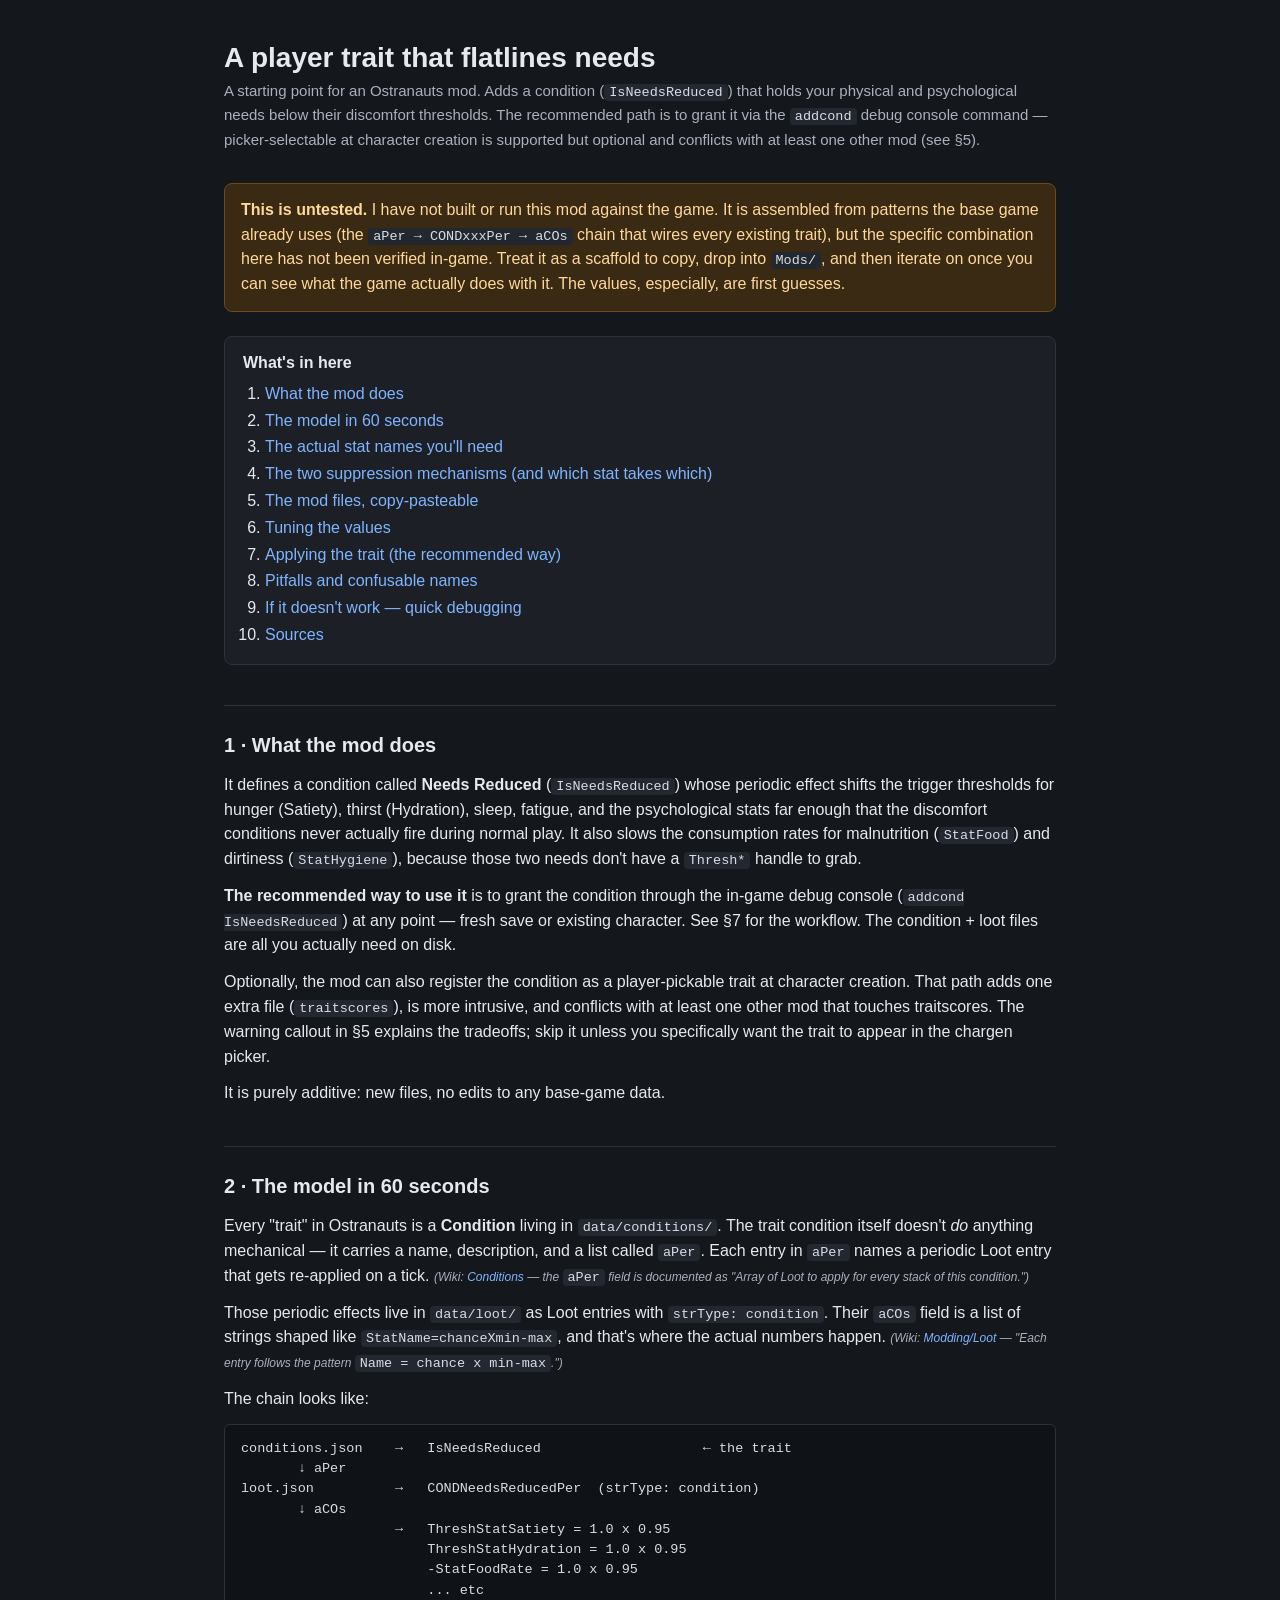
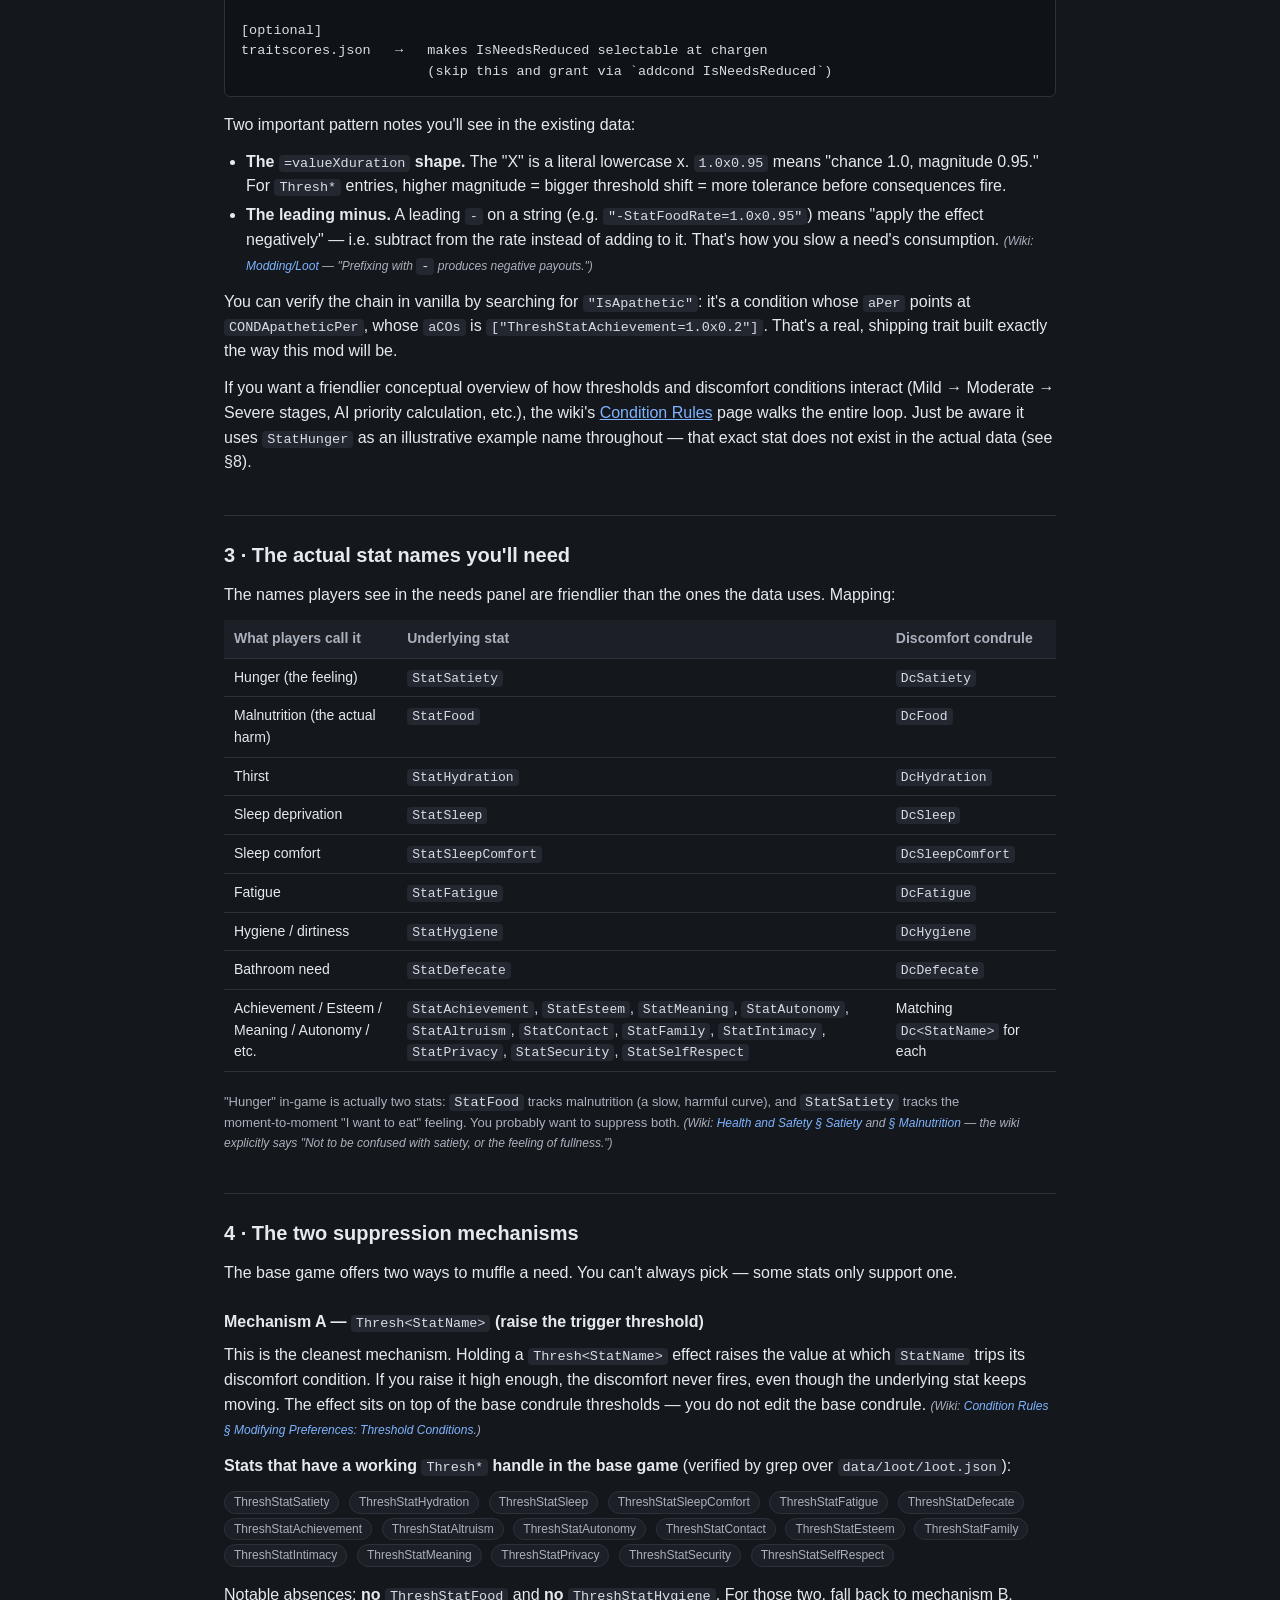
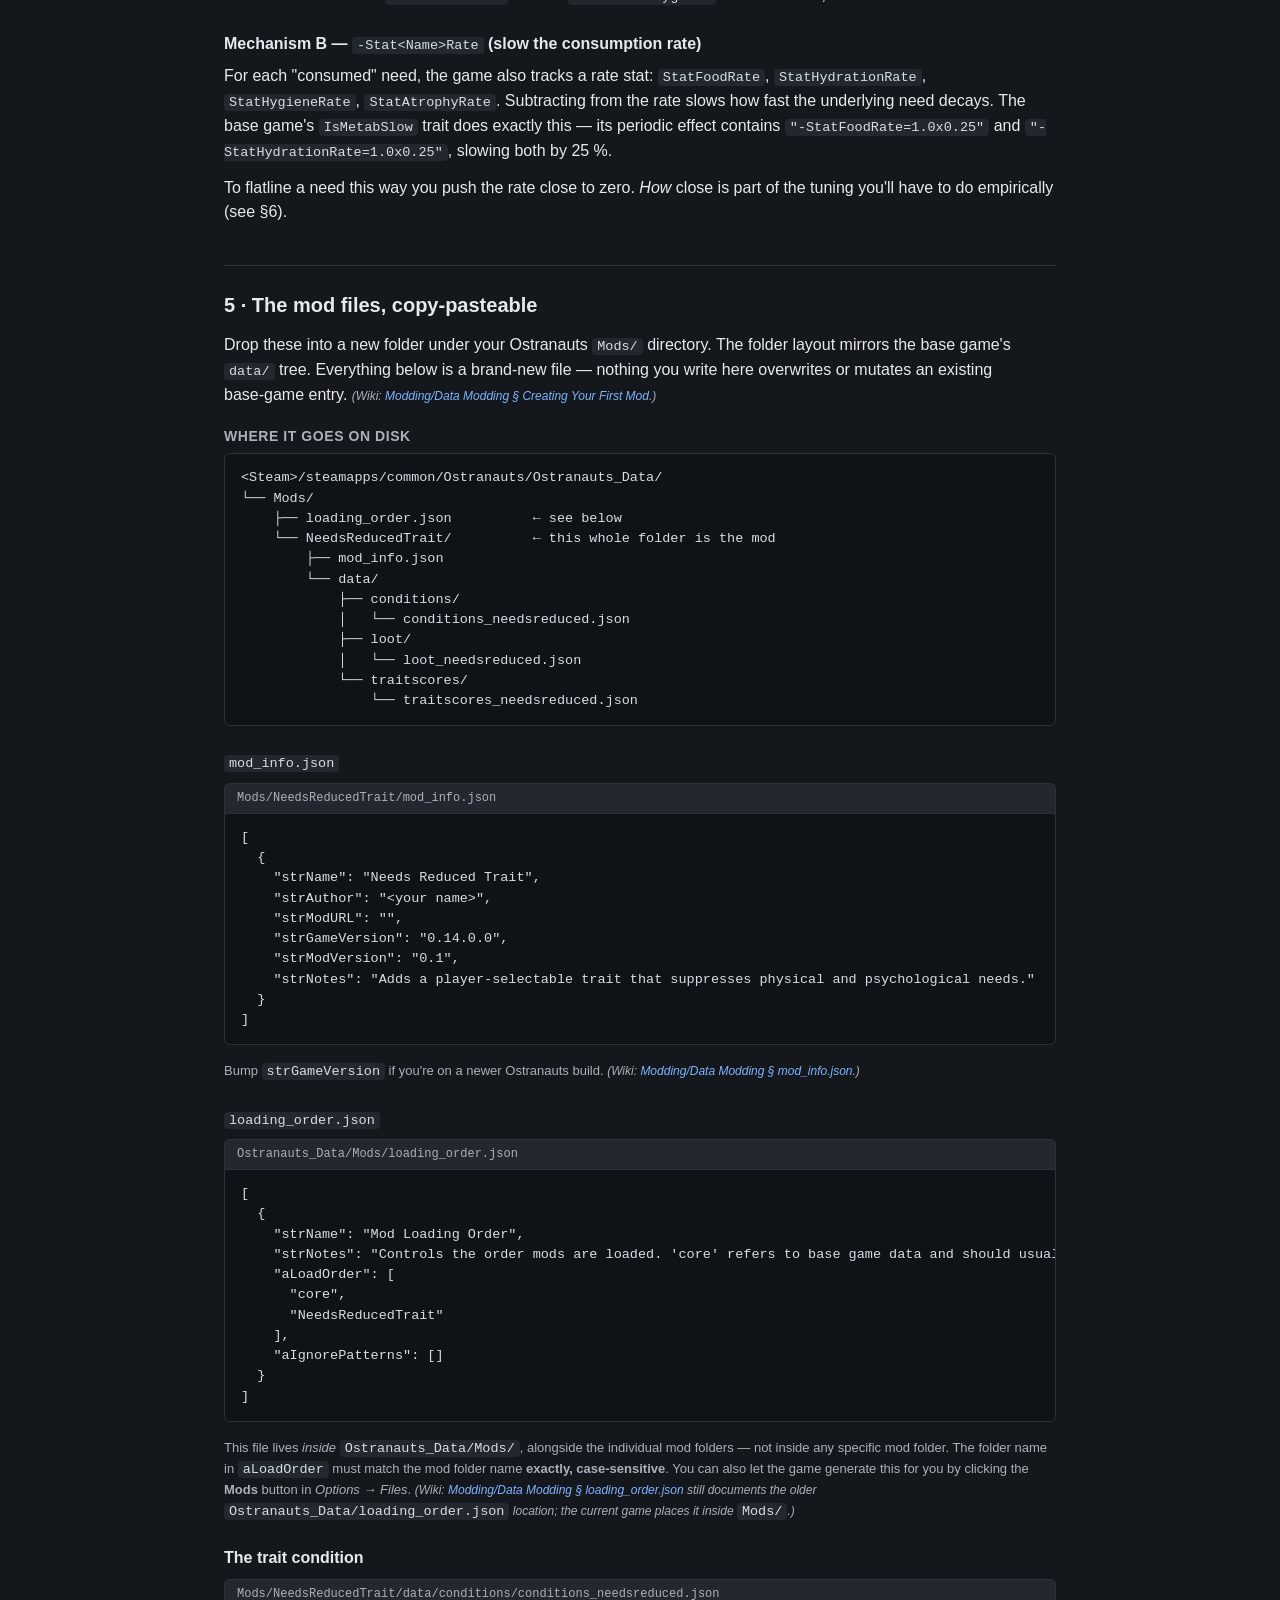
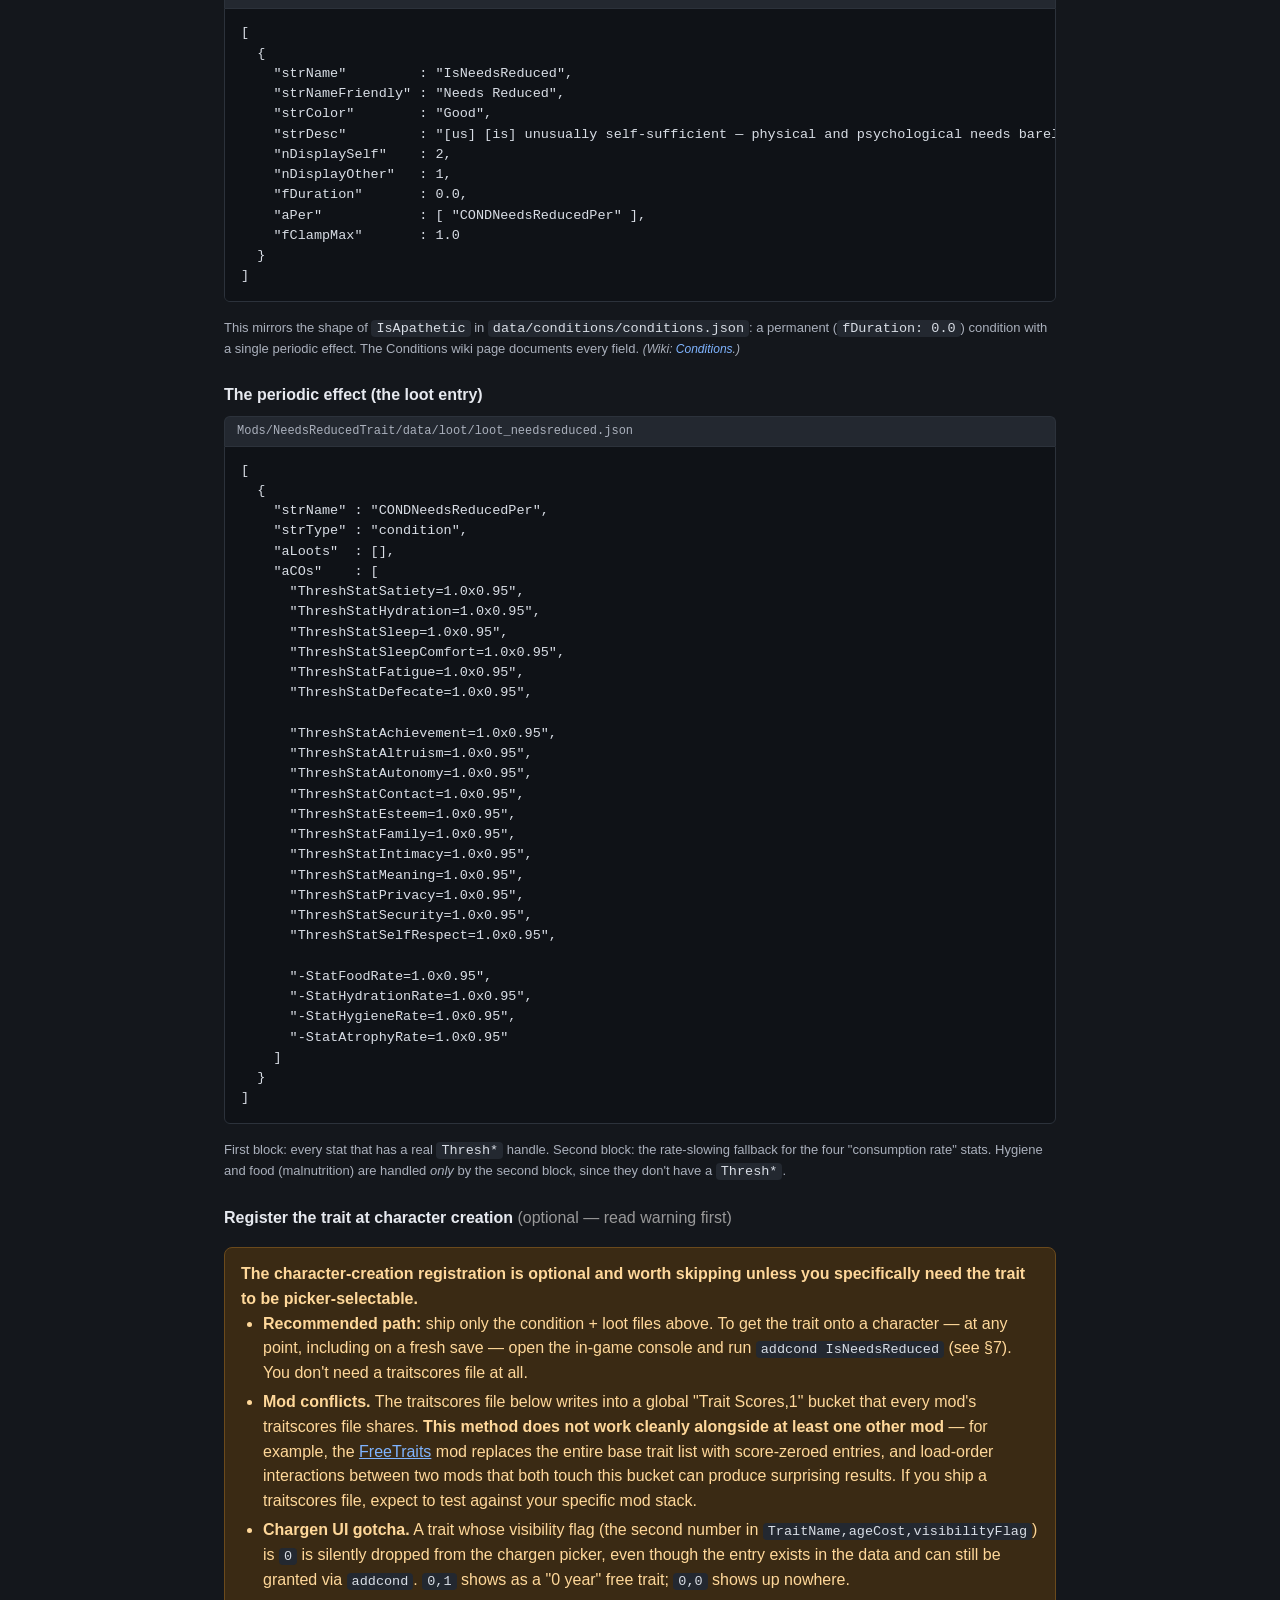
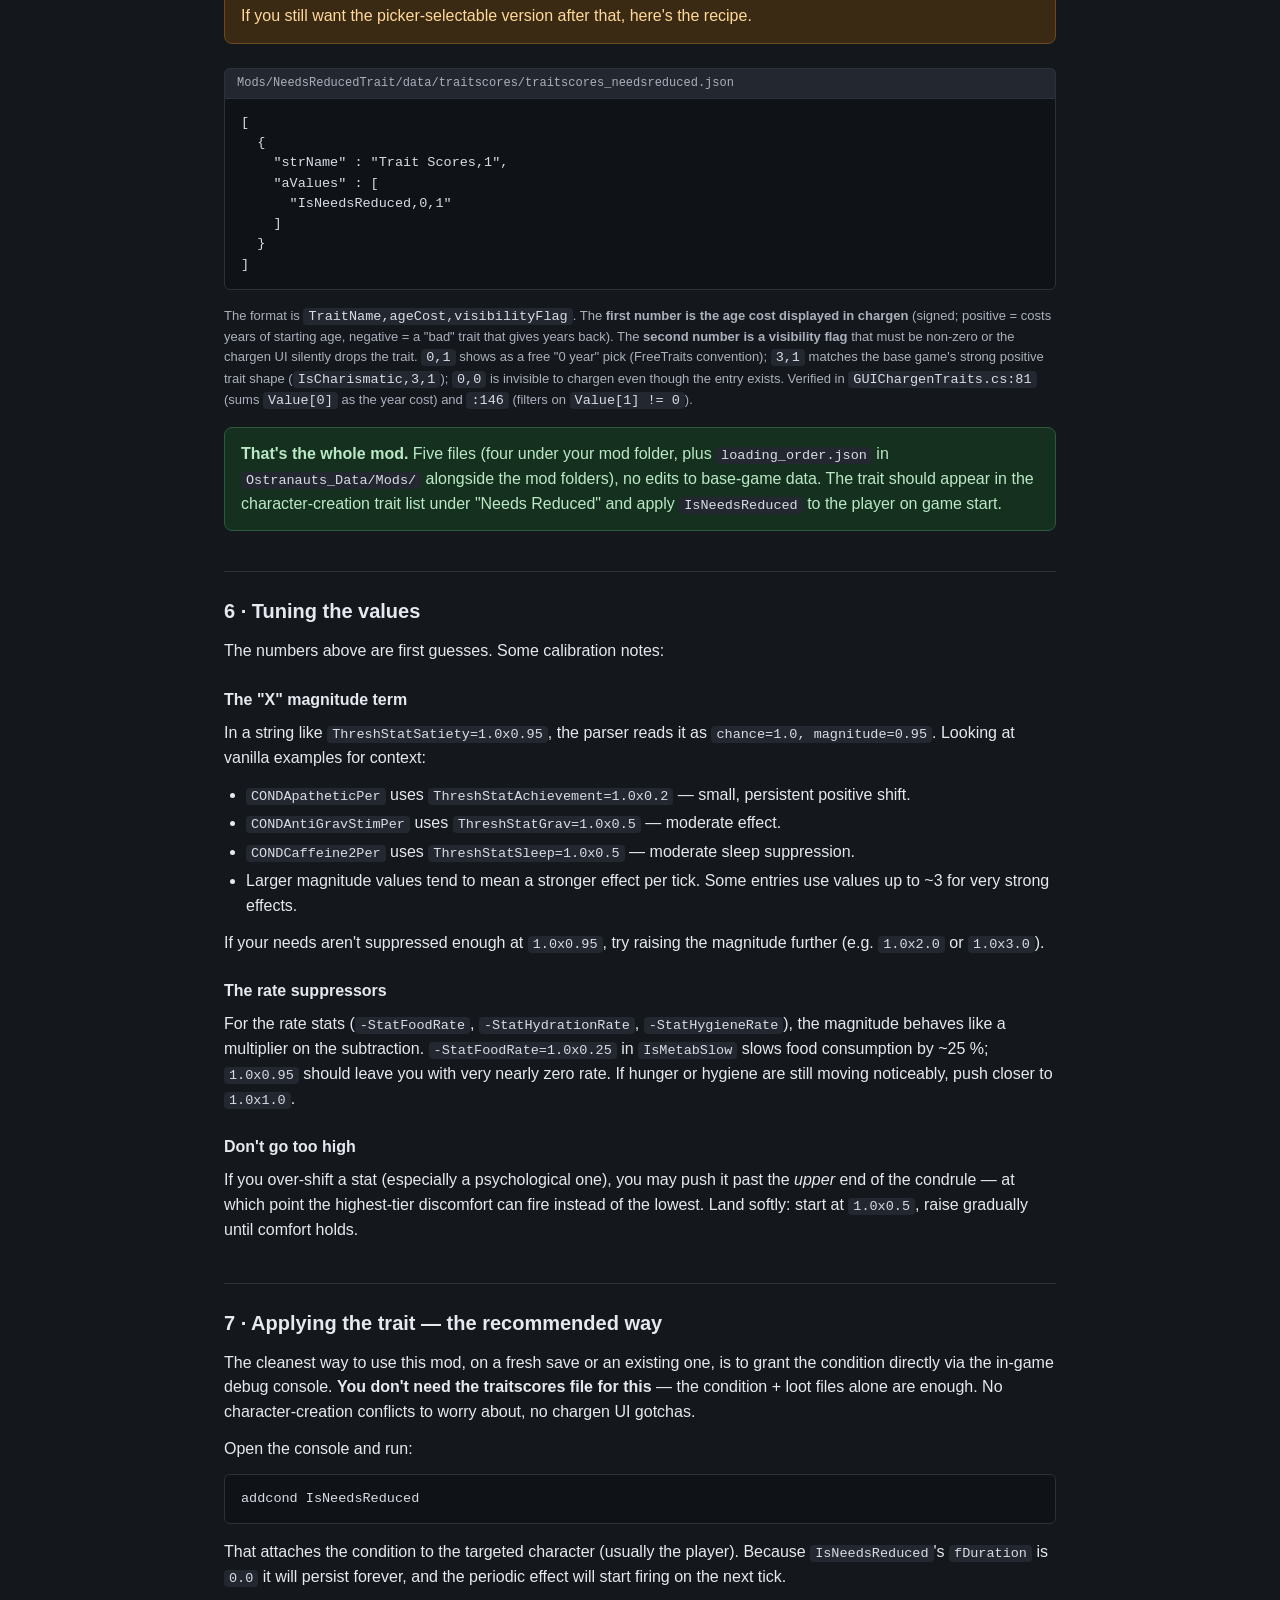
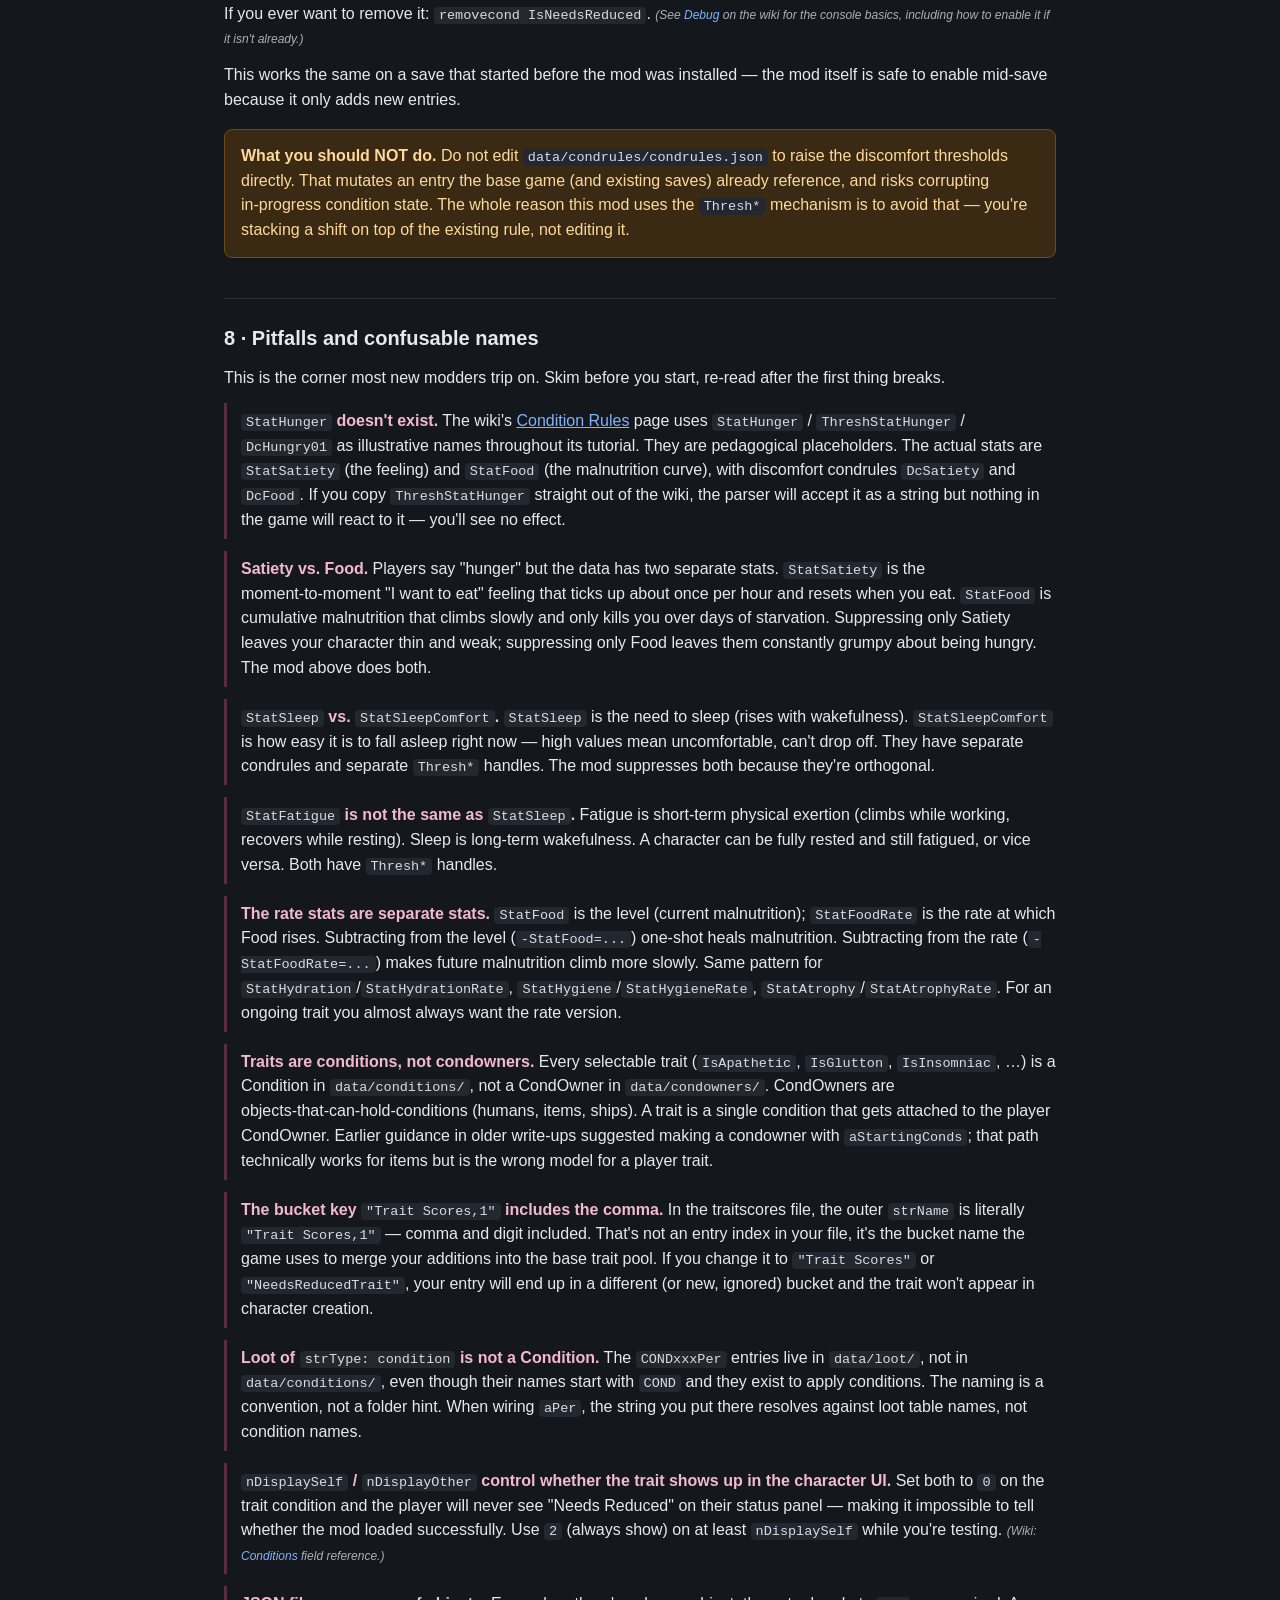
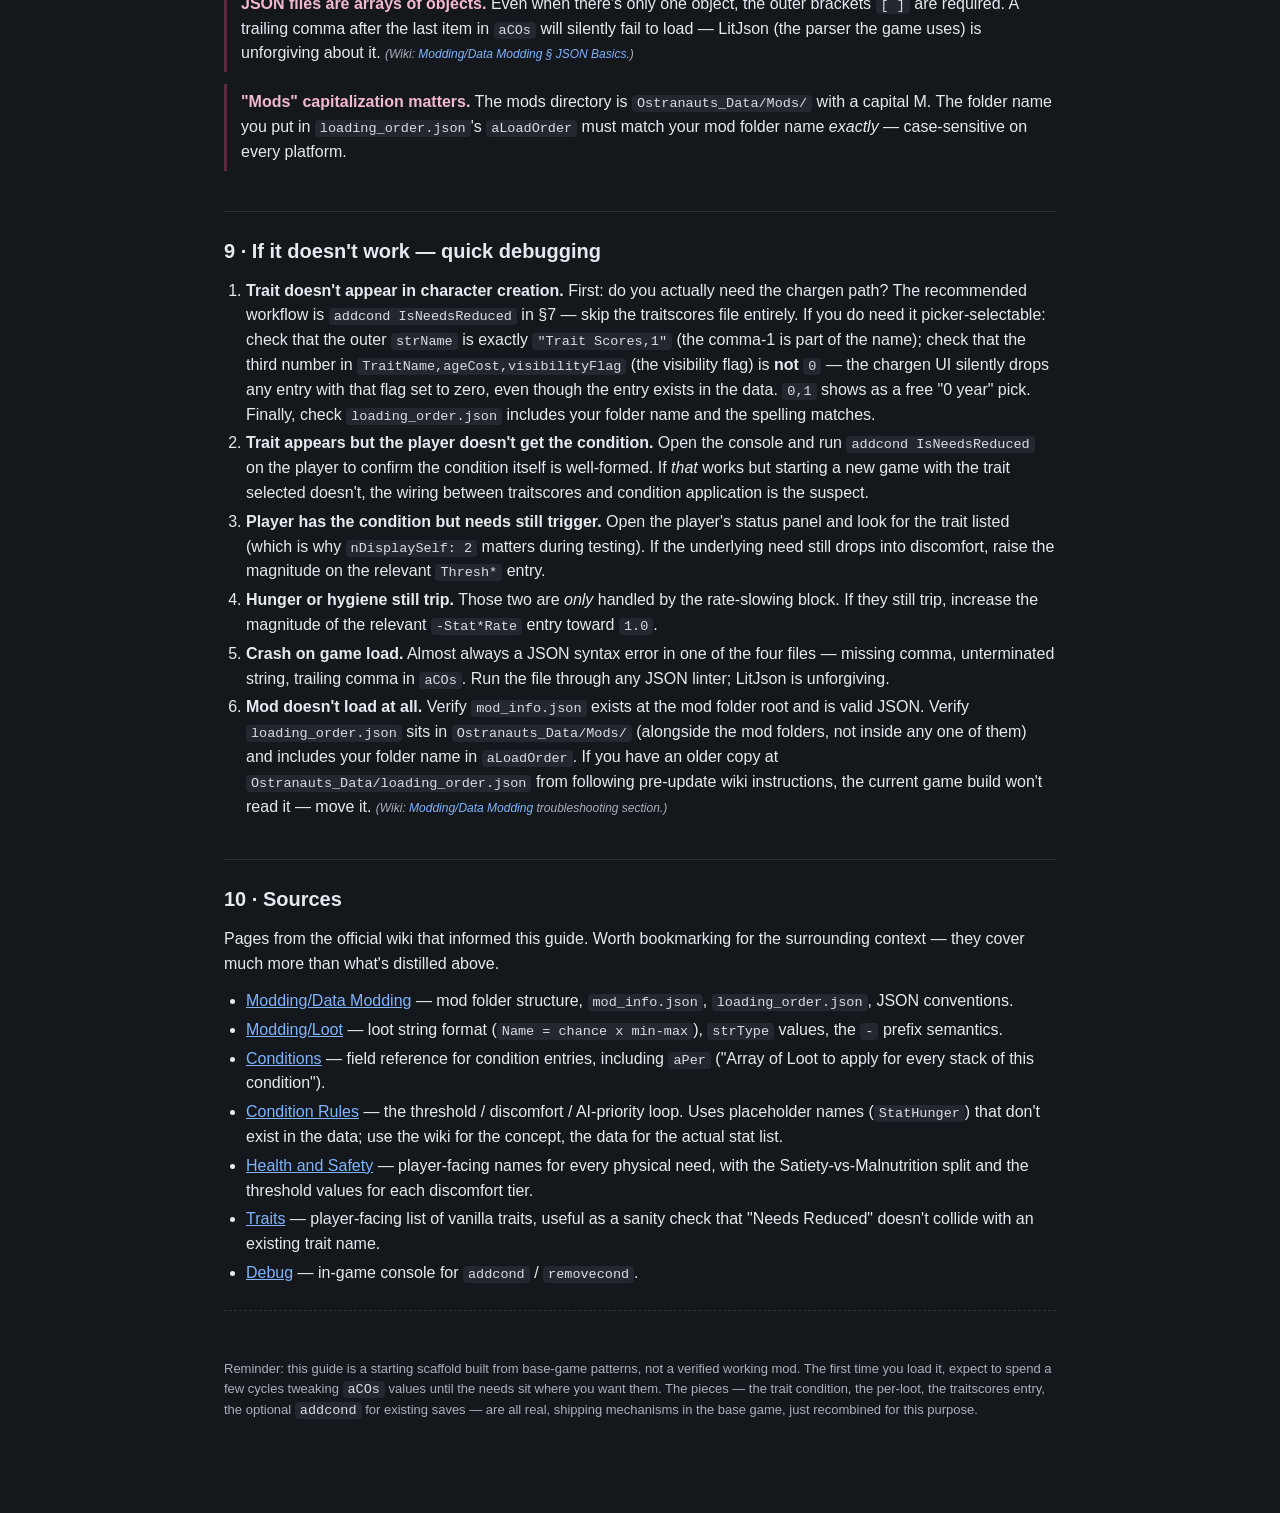
<file: notes/handoff/needs-suppression-mod-guide.html>
<!doctype html>
<html lang="en">
<head>
<meta charset="utf-8">
<meta name="viewport" content="width=device-width,initial-scale=1">
<title>Ostranauts mod — a player trait that suppresses needs</title>
<style>
  :root {
    --bg: #14171c;
    --panel: #1c2026;
    --panel-2: #232830;
    --ink: #e6e9ef;
    --ink-dim: #aab0bc;
    --rule: #2c323b;
    --accent: #7fb4ff;
    --warn-bg: #3a2a14;
    --warn-bd: #6b4a1c;
    --warn-ink: #ffd89a;
    --good-bg: #16301f;
    --good-bd: #2c5b3c;
    --good-ink: #b9e9c5;
    --pit-bg: #2a1620;
    --pit-bd: #5b2c40;
    --pit-ink: #f3b9d0;
    --code-bg: #0f1217;
    --code-ink: #d8dde5;
  }
  * { box-sizing: border-box; }
  html, body {
    background: var(--bg);
    color: var(--ink);
    font: 16px/1.55 -apple-system, BlinkMacSystemFont, "Segoe UI", Roboto, "Helvetica Neue", Arial, sans-serif;
    margin: 0;
    padding: 0;
  }
  main {
    max-width: 880px;
    margin: 0 auto;
    padding: 40px 24px 80px;
  }
  h1 {
    font-size: 28px;
    margin: 0 0 4px;
    line-height: 1.25;
  }
  h1 + .subtitle {
    color: var(--ink-dim);
    margin: 0 0 32px;
    font-size: 15px;
  }
  h2 {
    font-size: 20px;
    margin: 40px 0 12px;
    padding-top: 24px;
    border-top: 1px solid var(--rule);
  }
  h3 {
    font-size: 16px;
    margin: 24px 0 8px;
    color: var(--ink);
  }
  h4 {
    font-size: 14px;
    margin: 18px 0 6px;
    color: var(--ink-dim);
    text-transform: uppercase;
    letter-spacing: 0.04em;
  }
  p { margin: 0 0 12px; }
  a { color: var(--accent); }
  ul, ol { margin: 0 0 12px; padding-left: 22px; }
  li { margin-bottom: 4px; }
  code {
    font: 13.5px/1.5 ui-monospace, SFMono-Regular, Menlo, Consolas, "Liberation Mono", monospace;
    background: var(--panel-2);
    color: var(--code-ink);
    padding: 1px 5px;
    border-radius: 4px;
  }
  pre {
    background: var(--code-bg);
    color: var(--code-ink);
    padding: 14px 16px;
    border-radius: 6px;
    overflow-x: auto;
    border: 1px solid var(--rule);
    font: 13px/1.55 ui-monospace, SFMono-Regular, Menlo, Consolas, "Liberation Mono", monospace;
    margin: 0 0 16px;
  }
  pre code { background: none; padding: 0; }
  .callout {
    border-radius: 8px;
    padding: 14px 16px;
    margin: 16px 0 24px;
    border: 1px solid var(--rule);
  }
  .callout.warn {
    background: var(--warn-bg);
    border-color: var(--warn-bd);
    color: var(--warn-ink);
  }
  .callout.good {
    background: var(--good-bg);
    border-color: var(--good-bd);
    color: var(--good-ink);
  }
  .callout.pit {
    background: var(--pit-bg);
    border-color: var(--pit-bd);
    color: var(--pit-ink);
  }
  .callout p:last-child { margin-bottom: 0; }
  .callout strong { color: inherit; }
  table {
    border-collapse: collapse;
    width: 100%;
    margin: 8px 0 20px;
    font-size: 14px;
  }
  th, td {
    text-align: left;
    padding: 8px 10px;
    border-bottom: 1px solid var(--rule);
    vertical-align: top;
  }
  th {
    color: var(--ink-dim);
    font-weight: 600;
    background: var(--panel);
  }
  td code { font-size: 13px; }
  .filebar {
    display: flex;
    align-items: center;
    justify-content: space-between;
    background: var(--panel-2);
    color: var(--ink-dim);
    padding: 6px 12px;
    border: 1px solid var(--rule);
    border-bottom: none;
    border-radius: 6px 6px 0 0;
    font: 12px/1.4 ui-monospace, SFMono-Regular, Menlo, Consolas, monospace;
  }
  .filebar + pre {
    border-radius: 0 0 6px 6px;
    margin-top: 0;
  }
  .pill {
    display: inline-block;
    background: var(--panel);
    border: 1px solid var(--rule);
    color: var(--ink-dim);
    border-radius: 999px;
    padding: 1px 9px;
    font-size: 12px;
    margin-right: 6px;
    margin-bottom: 4px;
  }
  .small {
    color: var(--ink-dim);
    font-size: 13px;
  }
  .toc {
    background: var(--panel);
    border: 1px solid var(--rule);
    border-radius: 8px;
    padding: 14px 18px;
    margin: 0 0 32px;
  }
  .toc ol { margin: 6px 0 0; padding-left: 22px; }
  .toc li { margin-bottom: 2px; }
  .toc a { text-decoration: none; }
  .toc a:hover { text-decoration: underline; }
  hr.soft { border: 0; border-top: 1px dashed var(--rule); margin: 24px 0; }
  .footer {
    margin-top: 48px;
    color: var(--ink-dim);
    font-size: 13px;
  }
  .src {
    font-size: 12px;
    color: var(--ink-dim);
    font-style: italic;
  }
  .src a { color: var(--accent); text-decoration: none; }
  .src a:hover { text-decoration: underline; }
  .pitfall {
    border-left: 3px solid var(--pit-bd);
    padding: 6px 0 6px 14px;
    margin: 12px 0;
  }
  .pitfall strong { color: var(--pit-ink); }
</style>
</head>
<body>
<main>

<h1>A player trait that flatlines needs</h1>
<p class="subtitle">A starting point for an Ostranauts mod. Adds a condition (<code>IsNeedsReduced</code>) that holds your physical and psychological needs below their discomfort thresholds. The recommended path is to grant it via the <code>addcond</code> debug console command — picker‑selectable at character creation is supported but optional and conflicts with at least one other mod (see §5).</p>

<div class="callout warn">
<strong>This is untested.</strong> I have not built or run this mod against the game. It is assembled from patterns the base game already uses (the <code>aPer → CONDxxxPer → aCOs</code> chain that wires every existing trait), but the specific combination here has not been verified in‑game. Treat it as a scaffold to copy, drop into <code>Mods/</code>, and then iterate on once you can see what the game actually does with it. The values, especially, are first guesses.
</div>

<div class="toc">
<strong>What's in here</strong>
<ol>
  <li><a href="#what">What the mod does</a></li>
  <li><a href="#model">The model in 60 seconds</a></li>
  <li><a href="#stats">The actual stat names you'll need</a></li>
  <li><a href="#mechanisms">The two suppression mechanisms (and which stat takes which)</a></li>
  <li><a href="#files">The mod files, copy‑pasteable</a></li>
  <li><a href="#values">Tuning the values</a></li>
  <li><a href="#existing">Applying the trait (the recommended way)</a></li>
  <li><a href="#pitfalls">Pitfalls and confusable names</a></li>
  <li><a href="#debug">If it doesn't work — quick debugging</a></li>
  <li><a href="#sources">Sources</a></li>
</ol>
</div>

<h2 id="what">1 · What the mod does</h2>
<p>It defines a condition called <strong>Needs Reduced</strong> (<code>IsNeedsReduced</code>) whose periodic effect shifts the trigger thresholds for hunger (Satiety), thirst (Hydration), sleep, fatigue, and the psychological stats far enough that the discomfort conditions never actually fire during normal play. It also slows the consumption rates for malnutrition (<code>StatFood</code>) and dirtiness (<code>StatHygiene</code>), because those two needs don't have a <code>Thresh*</code> handle to grab.</p>
<p><strong>The recommended way to use it</strong> is to grant the condition through the in‑game debug console (<code>addcond IsNeedsReduced</code>) at any point — fresh save or existing character. See §7 for the workflow. The condition + loot files are all you actually need on disk.</p>
<p>Optionally, the mod can also register the condition as a player‑pickable trait at character creation. That path adds one extra file (<code>traitscores</code>), is more intrusive, and conflicts with at least one other mod that touches traitscores. The warning callout in §5 explains the tradeoffs; skip it unless you specifically want the trait to appear in the chargen picker.</p>
<p>It is purely additive: new files, no edits to any base‑game data.</p>

<h2 id="model">2 · The model in 60 seconds</h2>
<p>Every "trait" in Ostranauts is a <strong>Condition</strong> living in <code>data/conditions/</code>. The trait condition itself doesn't <em>do</em> anything mechanical — it carries a name, description, and a list called <code>aPer</code>. Each entry in <code>aPer</code> names a periodic Loot entry that gets re‑applied on a tick. <span class="src">(Wiki: <a href="https://ostranauts.wiki.gg/wiki/Conditions">Conditions</a> — the <code>aPer</code> field is documented as "Array of Loot to apply for every stack of this condition.")</span></p>
<p>Those periodic effects live in <code>data/loot/</code> as Loot entries with <code>strType: condition</code>. Their <code>aCOs</code> field is a list of strings shaped like <code>StatName=chanceXmin-max</code>, and that's where the actual numbers happen. <span class="src">(Wiki: <a href="https://ostranauts.wiki.gg/wiki/Modding/Loot">Modding/Loot</a> — "Each entry follows the pattern <code>Name = chance x min-max</code>.")</span></p>
<p>The chain looks like:</p>

<pre><code>conditions.json    →   IsNeedsReduced                    ← the trait
       ↓ aPer
loot.json          →   CONDNeedsReducedPer  (strType: condition)
       ↓ aCOs
                   →   ThreshStatSatiety = 1.0 x 0.95
                       ThreshStatHydration = 1.0 x 0.95
                       -StatFoodRate = 1.0 x 0.95
                       ... etc

[optional]
traitscores.json   →   makes IsNeedsReduced selectable at chargen
                       (skip this and grant via `addcond IsNeedsReduced`)
</code></pre>

<p>Two important pattern notes you'll see in the existing data:</p>
<ul>
  <li><strong>The <code>=valueXduration</code> shape.</strong> The "X" is a literal lowercase x. <code>1.0x0.95</code> means "chance 1.0, magnitude 0.95." For <code>Thresh*</code> entries, higher magnitude = bigger threshold shift = more tolerance before consequences fire.</li>
  <li><strong>The leading minus.</strong> A leading <code>-</code> on a string (e.g. <code>"-StatFoodRate=1.0x0.95"</code>) means "apply the effect negatively" — i.e. subtract from the rate instead of adding to it. That's how you slow a need's consumption. <span class="src">(Wiki: <a href="https://ostranauts.wiki.gg/wiki/Modding/Loot">Modding/Loot</a> — "Prefixing with <code>-</code> produces negative payouts.")</span></li>
</ul>

<p>You can verify the chain in vanilla by searching for <code>"IsApathetic"</code>: it's a condition whose <code>aPer</code> points at <code>CONDApatheticPer</code>, whose <code>aCOs</code> is <code>["ThreshStatAchievement=1.0x0.2"]</code>. That's a real, shipping trait built exactly the way this mod will be.</p>

<p>If you want a friendlier conceptual overview of how thresholds and discomfort conditions interact (Mild → Moderate → Severe stages, AI priority calculation, etc.), the wiki's <a href="https://ostranauts.wiki.gg/wiki/Condition_Rules">Condition Rules</a> page walks the entire loop. Just be aware it uses <code>StatHunger</code> as an illustrative example name throughout — that exact stat does not exist in the actual data (see §8).</p>

<h2 id="stats">3 · The actual stat names you'll need</h2>
<p>The names players see in the needs panel are friendlier than the ones the data uses. Mapping:</p>

<table>
<thead><tr><th>What players call it</th><th>Underlying stat</th><th>Discomfort condrule</th></tr></thead>
<tbody>
<tr><td>Hunger (the feeling)</td><td><code>StatSatiety</code></td><td><code>DcSatiety</code></td></tr>
<tr><td>Malnutrition (the actual harm)</td><td><code>StatFood</code></td><td><code>DcFood</code></td></tr>
<tr><td>Thirst</td><td><code>StatHydration</code></td><td><code>DcHydration</code></td></tr>
<tr><td>Sleep deprivation</td><td><code>StatSleep</code></td><td><code>DcSleep</code></td></tr>
<tr><td>Sleep comfort</td><td><code>StatSleepComfort</code></td><td><code>DcSleepComfort</code></td></tr>
<tr><td>Fatigue</td><td><code>StatFatigue</code></td><td><code>DcFatigue</code></td></tr>
<tr><td>Hygiene / dirtiness</td><td><code>StatHygiene</code></td><td><code>DcHygiene</code></td></tr>
<tr><td>Bathroom need</td><td><code>StatDefecate</code></td><td><code>DcDefecate</code></td></tr>
<tr><td>Achievement / Esteem / Meaning / Autonomy / etc.</td><td><code>StatAchievement</code>, <code>StatEsteem</code>, <code>StatMeaning</code>, <code>StatAutonomy</code>, <code>StatAltruism</code>, <code>StatContact</code>, <code>StatFamily</code>, <code>StatIntimacy</code>, <code>StatPrivacy</code>, <code>StatSecurity</code>, <code>StatSelfRespect</code></td><td>Matching <code>Dc&lt;StatName&gt;</code> for each</td></tr>
</tbody>
</table>

<p class="small">"Hunger" in‑game is actually two stats: <code>StatFood</code> tracks malnutrition (a slow, harmful curve), and <code>StatSatiety</code> tracks the moment‑to‑moment "I want to eat" feeling. You probably want to suppress both. <span class="src">(Wiki: <a href="https://ostranauts.wiki.gg/wiki/Health_and_Safety#Satiety">Health and Safety § Satiety</a> and <a href="https://ostranauts.wiki.gg/wiki/Health_and_Safety#Malnutrition">§ Malnutrition</a> — the wiki explicitly says "Not to be confused with satiety, or the feeling of fullness.")</span></p>

<h2 id="mechanisms">4 · The two suppression mechanisms</h2>
<p>The base game offers two ways to muffle a need. You can't always pick — some stats only support one.</p>

<h3>Mechanism A — <code>Thresh&lt;StatName&gt;</code> (raise the trigger threshold)</h3>
<p>This is the cleanest mechanism. Holding a <code>Thresh&lt;StatName&gt;</code> effect raises the value at which <code>StatName</code> trips its discomfort condition. If you raise it high enough, the discomfort never fires, even though the underlying stat keeps moving. The effect sits on top of the base condrule thresholds — you do not edit the base condrule. <span class="src">(Wiki: <a href="https://ostranauts.wiki.gg/wiki/Condition_Rules#Modifying_Preferences:_Threshold_Conditions">Condition Rules § Modifying Preferences: Threshold Conditions</a>.)</span></p>
<p><strong>Stats that have a working <code>Thresh*</code> handle in the base game</strong> (verified by grep over <code>data/loot/loot.json</code>):</p>
<p class="small">
<span class="pill">ThreshStatSatiety</span>
<span class="pill">ThreshStatHydration</span>
<span class="pill">ThreshStatSleep</span>
<span class="pill">ThreshStatSleepComfort</span>
<span class="pill">ThreshStatFatigue</span>
<span class="pill">ThreshStatDefecate</span>
<span class="pill">ThreshStatAchievement</span>
<span class="pill">ThreshStatAltruism</span>
<span class="pill">ThreshStatAutonomy</span>
<span class="pill">ThreshStatContact</span>
<span class="pill">ThreshStatEsteem</span>
<span class="pill">ThreshStatFamily</span>
<span class="pill">ThreshStatIntimacy</span>
<span class="pill">ThreshStatMeaning</span>
<span class="pill">ThreshStatPrivacy</span>
<span class="pill">ThreshStatSecurity</span>
<span class="pill">ThreshStatSelfRespect</span>
</p>
<p>Notable absences: <strong>no <code>ThreshStatFood</code></strong> and <strong>no <code>ThreshStatHygiene</code></strong>. For those two, fall back to mechanism B.</p>

<h3>Mechanism B — <code>-Stat&lt;Name&gt;Rate</code> (slow the consumption rate)</h3>
<p>For each "consumed" need, the game also tracks a rate stat: <code>StatFoodRate</code>, <code>StatHydrationRate</code>, <code>StatHygieneRate</code>, <code>StatAtrophyRate</code>. Subtracting from the rate slows how fast the underlying need decays. The base game's <code>IsMetabSlow</code> trait does exactly this — its periodic effect contains <code>"-StatFoodRate=1.0x0.25"</code> and <code>"-StatHydrationRate=1.0x0.25"</code>, slowing both by 25 %.</p>
<p>To flatline a need this way you push the rate close to zero. <em>How</em> close is part of the tuning you'll have to do empirically (see §6).</p>

<h2 id="files">5 · The mod files, copy‑pasteable</h2>
<p>Drop these into a new folder under your Ostranauts <code>Mods/</code> directory. The folder layout mirrors the base game's <code>data/</code> tree. Everything below is a brand‑new file — nothing you write here overwrites or mutates an existing base‑game entry. <span class="src">(Wiki: <a href="https://ostranauts.wiki.gg/wiki/Modding/Data_Modding#Creating_Your_First_Mod">Modding/Data Modding § Creating Your First Mod</a>.)</span></p>

<h4>Where it goes on disk</h4>
<pre><code>&lt;Steam&gt;/steamapps/common/Ostranauts/Ostranauts_Data/
└── Mods/
    ├── loading_order.json          ← see below
    └── NeedsReducedTrait/          ← this whole folder is the mod
        ├── mod_info.json
        └── data/
            ├── conditions/
            │   └── conditions_needsreduced.json
            ├── loot/
            │   └── loot_needsreduced.json
            └── traitscores/
                └── traitscores_needsreduced.json
</code></pre>

<h3><code>mod_info.json</code></h3>
<div class="filebar"><span>Mods/NeedsReducedTrait/mod_info.json</span></div>
<pre><code>[
  {
    "strName": "Needs Reduced Trait",
    "strAuthor": "&lt;your name&gt;",
    "strModURL": "",
    "strGameVersion": "0.14.0.0",
    "strModVersion": "0.1",
    "strNotes": "Adds a player-selectable trait that suppresses physical and psychological needs."
  }
]
</code></pre>
<p class="small">Bump <code>strGameVersion</code> if you're on a newer Ostranauts build. <span class="src">(Wiki: <a href="https://ostranauts.wiki.gg/wiki/Modding/Data_Modding#mod_info.json">Modding/Data Modding § mod_info.json</a>.)</span></p>

<h3><code>loading_order.json</code></h3>
<div class="filebar"><span>Ostranauts_Data/Mods/loading_order.json</span></div>
<pre><code>[
  {
    "strName": "Mod Loading Order",
    "strNotes": "Controls the order mods are loaded. 'core' refers to base game data and should usually be first.",
    "aLoadOrder": [
      "core",
      "NeedsReducedTrait"
    ],
    "aIgnorePatterns": []
  }
]
</code></pre>
<p class="small">This file lives <em>inside</em> <code>Ostranauts_Data/Mods/</code>, alongside the individual mod folders — not inside any specific mod folder. The folder name in <code>aLoadOrder</code> must match the mod folder name <strong>exactly, case‑sensitive</strong>. You can also let the game generate this for you by clicking the <strong>Mods</strong> button in <em>Options → Files</em>. <span class="src">(Wiki: <a href="https://ostranauts.wiki.gg/wiki/Modding/Data_Modding#loading_order.json">Modding/Data Modding § loading_order.json</a> still documents the older <code>Ostranauts_Data/loading_order.json</code> location; the current game places it inside <code>Mods/</code>.)</span></p>

<h3>The trait condition</h3>
<div class="filebar"><span>Mods/NeedsReducedTrait/data/conditions/conditions_needsreduced.json</span></div>
<pre><code>[
  {
    "strName"         : "IsNeedsReduced",
    "strNameFriendly" : "Needs Reduced",
    "strColor"        : "Good",
    "strDesc"         : "[us] [is] unusually self-sufficient — physical and psychological needs barely register.",
    "nDisplaySelf"    : 2,
    "nDisplayOther"   : 1,
    "fDuration"       : 0.0,
    "aPer"            : [ "CONDNeedsReducedPer" ],
    "fClampMax"       : 1.0
  }
]
</code></pre>
<p class="small">This mirrors the shape of <code>IsApathetic</code> in <code>data/conditions/conditions.json</code>: a permanent (<code>fDuration: 0.0</code>) condition with a single periodic effect. The Conditions wiki page documents every field. <span class="src">(Wiki: <a href="https://ostranauts.wiki.gg/wiki/Conditions">Conditions</a>.)</span></p>

<h3>The periodic effect (the loot entry)</h3>
<div class="filebar"><span>Mods/NeedsReducedTrait/data/loot/loot_needsreduced.json</span></div>
<pre><code>[
  {
    "strName" : "CONDNeedsReducedPer",
    "strType" : "condition",
    "aLoots"  : [],
    "aCOs"    : [
      "ThreshStatSatiety=1.0x0.95",
      "ThreshStatHydration=1.0x0.95",
      "ThreshStatSleep=1.0x0.95",
      "ThreshStatSleepComfort=1.0x0.95",
      "ThreshStatFatigue=1.0x0.95",
      "ThreshStatDefecate=1.0x0.95",

      "ThreshStatAchievement=1.0x0.95",
      "ThreshStatAltruism=1.0x0.95",
      "ThreshStatAutonomy=1.0x0.95",
      "ThreshStatContact=1.0x0.95",
      "ThreshStatEsteem=1.0x0.95",
      "ThreshStatFamily=1.0x0.95",
      "ThreshStatIntimacy=1.0x0.95",
      "ThreshStatMeaning=1.0x0.95",
      "ThreshStatPrivacy=1.0x0.95",
      "ThreshStatSecurity=1.0x0.95",
      "ThreshStatSelfRespect=1.0x0.95",

      "-StatFoodRate=1.0x0.95",
      "-StatHydrationRate=1.0x0.95",
      "-StatHygieneRate=1.0x0.95",
      "-StatAtrophyRate=1.0x0.95"
    ]
  }
]
</code></pre>
<p class="small">First block: every stat that has a real <code>Thresh*</code> handle. Second block: the rate‑slowing fallback for the four "consumption rate" stats. Hygiene and food (malnutrition) are handled <em>only</em> by the second block, since they don't have a <code>Thresh*</code>.</p>

<h3>Register the trait at character creation <span style="font-weight: 400; color: var(--muted, #999);">(optional — read warning first)</span></h3>

<div class="callout warn">
<strong>The character‑creation registration is optional and worth skipping unless you specifically need the trait to be picker‑selectable.</strong>
<ul>
  <li><strong>Recommended path:</strong> ship only the condition + loot files above. To get the trait onto a character — at any point, including on a fresh save — open the in‑game console and run <code>addcond IsNeedsReduced</code> (see §7). You don't need a traitscores file at all.</li>
  <li><strong>Mod conflicts.</strong> The traitscores file below writes into a global "Trait Scores,1" bucket that every mod's traitscores file shares. <strong>This method does not work cleanly alongside at least one other mod</strong> — for example, the <a href="https://github.com/jwebmeister/ostranauts_mods">FreeTraits</a> mod replaces the entire base trait list with score‑zeroed entries, and load‑order interactions between two mods that both touch this bucket can produce surprising results. If you ship a traitscores file, expect to test against your specific mod stack.</li>
  <li><strong>Chargen UI gotcha.</strong> A trait whose visibility flag (the second number in <code>TraitName,ageCost,visibilityFlag</code>) is <code>0</code> is silently dropped from the chargen picker, even though the entry exists in the data and can still be granted via <code>addcond</code>. <code>0,1</code> shows as a "0 year" free trait; <code>0,0</code> shows up nowhere.</li>
</ul>
If you still want the picker‑selectable version after that, here's the recipe.
</div>

<div class="filebar"><span>Mods/NeedsReducedTrait/data/traitscores/traitscores_needsreduced.json</span></div>
<pre><code>[
  {
    "strName" : "Trait Scores,1",
    "aValues" : [
      "IsNeedsReduced,0,1"
    ]
  }
]
</code></pre>
<p class="small">The format is <code>TraitName,ageCost,visibilityFlag</code>. The <strong>first number is the age cost displayed in chargen</strong> (signed; positive = costs years of starting age, negative = a "bad" trait that gives years back). The <strong>second number is a visibility flag</strong> that must be non‑zero or the chargen UI silently drops the trait. <code>0,1</code> shows as a free "0 year" pick (FreeTraits convention); <code>3,1</code> matches the base game's strong positive trait shape (<code>IsCharismatic,3,1</code>); <code>0,0</code> is invisible to chargen even though the entry exists. Verified in <code>GUIChargenTraits.cs:81</code> (sums <code>Value[0]</code> as the year cost) and <code>:146</code> (filters on <code>Value[1] != 0</code>).</p>

<div class="callout good">
<strong>That's the whole mod.</strong> Five files (four under your mod folder, plus <code>loading_order.json</code> in <code>Ostranauts_Data/Mods/</code> alongside the mod folders), no edits to base‑game data. The trait should appear in the character‑creation trait list under "Needs Reduced" and apply <code>IsNeedsReduced</code> to the player on game start.
</div>

<h2 id="values">6 · Tuning the values</h2>
<p>The numbers above are first guesses. Some calibration notes:</p>

<h3>The "X" magnitude term</h3>
<p>In a string like <code>ThreshStatSatiety=1.0x0.95</code>, the parser reads it as <code>chance=1.0, magnitude=0.95</code>. Looking at vanilla examples for context:</p>
<ul>
  <li><code>CONDApatheticPer</code> uses <code>ThreshStatAchievement=1.0x0.2</code> — small, persistent positive shift.</li>
  <li><code>CONDAntiGravStimPer</code> uses <code>ThreshStatGrav=1.0x0.5</code> — moderate effect.</li>
  <li><code>CONDCaffeine2Per</code> uses <code>ThreshStatSleep=1.0x0.5</code> — moderate sleep suppression.</li>
  <li>Larger magnitude values tend to mean a stronger effect per tick. Some entries use values up to ~3 for very strong effects.</li>
</ul>
<p>If your needs aren't suppressed enough at <code>1.0x0.95</code>, try raising the magnitude further (e.g. <code>1.0x2.0</code> or <code>1.0x3.0</code>).</p>

<h3>The rate suppressors</h3>
<p>For the rate stats (<code>-StatFoodRate</code>, <code>-StatHydrationRate</code>, <code>-StatHygieneRate</code>), the magnitude behaves like a multiplier on the subtraction. <code>-StatFoodRate=1.0x0.25</code> in <code>IsMetabSlow</code> slows food consumption by ~25 %; <code>1.0x0.95</code> should leave you with very nearly zero rate. If hunger or hygiene are still moving noticeably, push closer to <code>1.0x1.0</code>.</p>

<h3>Don't go too high</h3>
<p>If you over‑shift a stat (especially a psychological one), you may push it past the <em>upper</em> end of the condrule — at which point the highest‑tier discomfort can fire instead of the lowest. Land softly: start at <code>1.0x0.5</code>, raise gradually until comfort holds.</p>

<h2 id="existing">7 · Applying the trait — the recommended way</h2>
<p>The cleanest way to use this mod, on a fresh save or an existing one, is to grant the condition directly via the in‑game debug console. <strong>You don't need the traitscores file for this</strong> — the condition + loot files alone are enough. No character‑creation conflicts to worry about, no chargen UI gotchas.</p>
<p>Open the console and run:</p>
<pre><code>addcond IsNeedsReduced</code></pre>
<p>That attaches the condition to the targeted character (usually the player). Because <code>IsNeedsReduced</code>'s <code>fDuration</code> is <code>0.0</code> it will persist forever, and the periodic effect will start firing on the next tick.</p>
<p>If you ever want to remove it: <code>removecond IsNeedsReduced</code>. <span class="src">(See <a href="https://ostranauts.wiki.gg/wiki/Debug">Debug</a> on the wiki for the console basics, including how to enable it if it isn't already.)</span></p>
<p>This works the same on a save that started before the mod was installed — the mod itself is safe to enable mid‑save because it only adds new entries.</p>

<div class="callout warn">
<strong>What you should NOT do.</strong> Do not edit <code>data/condrules/condrules.json</code> to raise the discomfort thresholds directly. That mutates an entry the base game (and existing saves) already reference, and risks corrupting in‑progress condition state. The whole reason this mod uses the <code>Thresh*</code> mechanism is to avoid that — you're stacking a shift on top of the existing rule, not editing it.
</div>

<h2 id="pitfalls">8 · Pitfalls and confusable names</h2>
<p>This is the corner most new modders trip on. Skim before you start, re‑read after the first thing breaks.</p>

<div class="pitfall">
<strong><code>StatHunger</code> doesn't exist.</strong> The wiki's <a href="https://ostranauts.wiki.gg/wiki/Condition_Rules">Condition Rules</a> page uses <code>StatHunger</code> / <code>ThreshStatHunger</code> / <code>DcHungry01</code> as illustrative names throughout its tutorial. They are pedagogical placeholders. The actual stats are <code>StatSatiety</code> (the feeling) and <code>StatFood</code> (the malnutrition curve), with discomfort condrules <code>DcSatiety</code> and <code>DcFood</code>. If you copy <code>ThreshStatHunger</code> straight out of the wiki, the parser will accept it as a string but nothing in the game will react to it — you'll see no effect.
</div>

<div class="pitfall">
<strong>Satiety vs. Food.</strong> Players say "hunger" but the data has two separate stats. <code>StatSatiety</code> is the moment‑to‑moment "I want to eat" feeling that ticks up about once per hour and resets when you eat. <code>StatFood</code> is cumulative malnutrition that climbs slowly and only kills you over days of starvation. Suppressing only Satiety leaves your character thin and weak; suppressing only Food leaves them constantly grumpy about being hungry. The mod above does both.
</div>

<div class="pitfall">
<strong><code>StatSleep</code> vs. <code>StatSleepComfort</code>.</strong> <code>StatSleep</code> is the need to sleep (rises with wakefulness). <code>StatSleepComfort</code> is how easy it is to fall asleep right now — high values mean uncomfortable, can't drop off. They have separate condrules and separate <code>Thresh*</code> handles. The mod suppresses both because they're orthogonal.
</div>

<div class="pitfall">
<strong><code>StatFatigue</code> is not the same as <code>StatSleep</code>.</strong> Fatigue is short‑term physical exertion (climbs while working, recovers while resting). Sleep is long‑term wakefulness. A character can be fully rested and still fatigued, or vice versa. Both have <code>Thresh*</code> handles.
</div>

<div class="pitfall">
<strong>The rate stats are separate stats.</strong> <code>StatFood</code> is the level (current malnutrition); <code>StatFoodRate</code> is the rate at which Food rises. Subtracting from the level (<code>-StatFood=...</code>) one‑shot heals malnutrition. Subtracting from the rate (<code>-StatFoodRate=...</code>) makes future malnutrition climb more slowly. Same pattern for <code>StatHydration</code>/<code>StatHydrationRate</code>, <code>StatHygiene</code>/<code>StatHygieneRate</code>, <code>StatAtrophy</code>/<code>StatAtrophyRate</code>. For an ongoing trait you almost always want the rate version.
</div>

<div class="pitfall">
<strong>Traits are conditions, not condowners.</strong> Every selectable trait (<code>IsApathetic</code>, <code>IsGlutton</code>, <code>IsInsomniac</code>, …) is a Condition in <code>data/conditions/</code>, not a CondOwner in <code>data/condowners/</code>. CondOwners are objects‑that‑can‑hold‑conditions (humans, items, ships). A trait is a single condition that gets attached to the player CondOwner. Earlier guidance in older write‑ups suggested making a condowner with <code>aStartingConds</code>; that path technically works for items but is the wrong model for a player trait.
</div>

<div class="pitfall">
<strong>The bucket key <code>"Trait Scores,1"</code> includes the comma.</strong> In the traitscores file, the outer <code>strName</code> is literally <code>"Trait Scores,1"</code> — comma and digit included. That's not an entry index in your file, it's the bucket name the game uses to merge your additions into the base trait pool. If you change it to <code>"Trait Scores"</code> or <code>"NeedsReducedTrait"</code>, your entry will end up in a different (or new, ignored) bucket and the trait won't appear in character creation.
</div>

<div class="pitfall">
<strong>Loot of <code>strType: condition</code> is not a Condition.</strong> The <code>CONDxxxPer</code> entries live in <code>data/loot/</code>, not in <code>data/conditions/</code>, even though their names start with <code>COND</code> and they exist to apply conditions. The naming is a convention, not a folder hint. When wiring <code>aPer</code>, the string you put there resolves against loot table names, not condition names.
</div>

<div class="pitfall">
<strong><code>nDisplaySelf</code> / <code>nDisplayOther</code> control whether the trait shows up in the character UI.</strong> Set both to <code>0</code> on the trait condition and the player will never see "Needs Reduced" on their status panel — making it impossible to tell whether the mod loaded successfully. Use <code>2</code> (always show) on at least <code>nDisplaySelf</code> while you're testing. <span class="src">(Wiki: <a href="https://ostranauts.wiki.gg/wiki/Conditions">Conditions</a> field reference.)</span>
</div>

<div class="pitfall">
<strong>JSON files are arrays of objects.</strong> Even when there's only one object, the outer brackets <code>[ ]</code> are required. A trailing comma after the last item in <code>aCOs</code> will silently fail to load — LitJson (the parser the game uses) is unforgiving about it. <span class="src">(Wiki: <a href="https://ostranauts.wiki.gg/wiki/Modding/Data_Modding#JSON_Basics">Modding/Data Modding § JSON Basics</a>.)</span>
</div>

<div class="pitfall">
<strong>"Mods" capitalization matters.</strong> The mods directory is <code>Ostranauts_Data/Mods/</code> with a capital M. The folder name you put in <code>loading_order.json</code>'s <code>aLoadOrder</code> must match your mod folder name <em>exactly</em> — case‑sensitive on every platform.
</div>

<h2 id="debug">9 · If it doesn't work — quick debugging</h2>
<ol>
  <li><strong>Trait doesn't appear in character creation.</strong> First: do you actually need the chargen path? The recommended workflow is <code>addcond IsNeedsReduced</code> in §7 — skip the traitscores file entirely. If you do need it picker‑selectable: check that the outer <code>strName</code> is exactly <code>"Trait Scores,1"</code> (the comma‑1 is part of the name); check that the third number in <code>TraitName,ageCost,visibilityFlag</code> (the visibility flag) is <strong>not <code>0</code></strong> — the chargen UI silently drops any entry with that flag set to zero, even though the entry exists in the data. <code>0,1</code> shows as a free "0 year" pick. Finally, check <code>loading_order.json</code> includes your folder name and the spelling matches.</li>
  <li><strong>Trait appears but the player doesn't get the condition.</strong> Open the console and run <code>addcond IsNeedsReduced</code> on the player to confirm the condition itself is well‑formed. If <em>that</em> works but starting a new game with the trait selected doesn't, the wiring between traitscores and condition application is the suspect.</li>
  <li><strong>Player has the condition but needs still trigger.</strong> Open the player's status panel and look for the trait listed (which is why <code>nDisplaySelf: 2</code> matters during testing). If the underlying need still drops into discomfort, raise the magnitude on the relevant <code>Thresh*</code> entry.</li>
  <li><strong>Hunger or hygiene still trip.</strong> Those two are <em>only</em> handled by the rate‑slowing block. If they still trip, increase the magnitude of the relevant <code>-Stat*Rate</code> entry toward <code>1.0</code>.</li>
  <li><strong>Crash on game load.</strong> Almost always a JSON syntax error in one of the four files — missing comma, unterminated string, trailing comma in <code>aCOs</code>. Run the file through any JSON linter; LitJson is unforgiving.</li>
  <li><strong>Mod doesn't load at all.</strong> Verify <code>mod_info.json</code> exists at the mod folder root and is valid JSON. Verify <code>loading_order.json</code> sits in <code>Ostranauts_Data/Mods/</code> (alongside the mod folders, not inside any one of them) and includes your folder name in <code>aLoadOrder</code>. If you have an older copy at <code>Ostranauts_Data/loading_order.json</code> from following pre‑update wiki instructions, the current game build won't read it — move it. <span class="src">(Wiki: <a href="https://ostranauts.wiki.gg/wiki/Modding/Data_Modding">Modding/Data Modding</a> troubleshooting section.)</span></li>
</ol>

<h2 id="sources">10 · Sources</h2>
<p>Pages from the official wiki that informed this guide. Worth bookmarking for the surrounding context — they cover much more than what's distilled above.</p>
<ul>
  <li><a href="https://ostranauts.wiki.gg/wiki/Modding/Data_Modding">Modding/Data Modding</a> — mod folder structure, <code>mod_info.json</code>, <code>loading_order.json</code>, JSON conventions.</li>
  <li><a href="https://ostranauts.wiki.gg/wiki/Modding/Loot">Modding/Loot</a> — loot string format (<code>Name = chance x min-max</code>), <code>strType</code> values, the <code>-</code> prefix semantics.</li>
  <li><a href="https://ostranauts.wiki.gg/wiki/Conditions">Conditions</a> — field reference for condition entries, including <code>aPer</code> ("Array of Loot to apply for every stack of this condition").</li>
  <li><a href="https://ostranauts.wiki.gg/wiki/Condition_Rules">Condition Rules</a> — the threshold / discomfort / AI‑priority loop. Uses placeholder names (<code>StatHunger</code>) that don't exist in the data; use the wiki for the concept, the data for the actual stat list.</li>
  <li><a href="https://ostranauts.wiki.gg/wiki/Health_and_Safety">Health and Safety</a> — player‑facing names for every physical need, with the Satiety‑vs‑Malnutrition split and the threshold values for each discomfort tier.</li>
  <li><a href="https://ostranauts.wiki.gg/wiki/Traits">Traits</a> — player‑facing list of vanilla traits, useful as a sanity check that "Needs Reduced" doesn't collide with an existing trait name.</li>
  <li><a href="https://ostranauts.wiki.gg/wiki/Debug">Debug</a> — in‑game console for <code>addcond</code> / <code>removecond</code>.</li>
</ul>

<hr class="soft">

<p class="footer">Reminder: this guide is a starting scaffold built from base‑game patterns, not a verified working mod. The first time you load it, expect to spend a few cycles tweaking <code>aCOs</code> values until the needs sit where you want them. The pieces — the trait condition, the per‑loot, the traitscores entry, the optional <code>addcond</code> for existing saves — are all real, shipping mechanisms in the base game, just recombined for this purpose.</p>

</main>
</body>
</html>
</file>
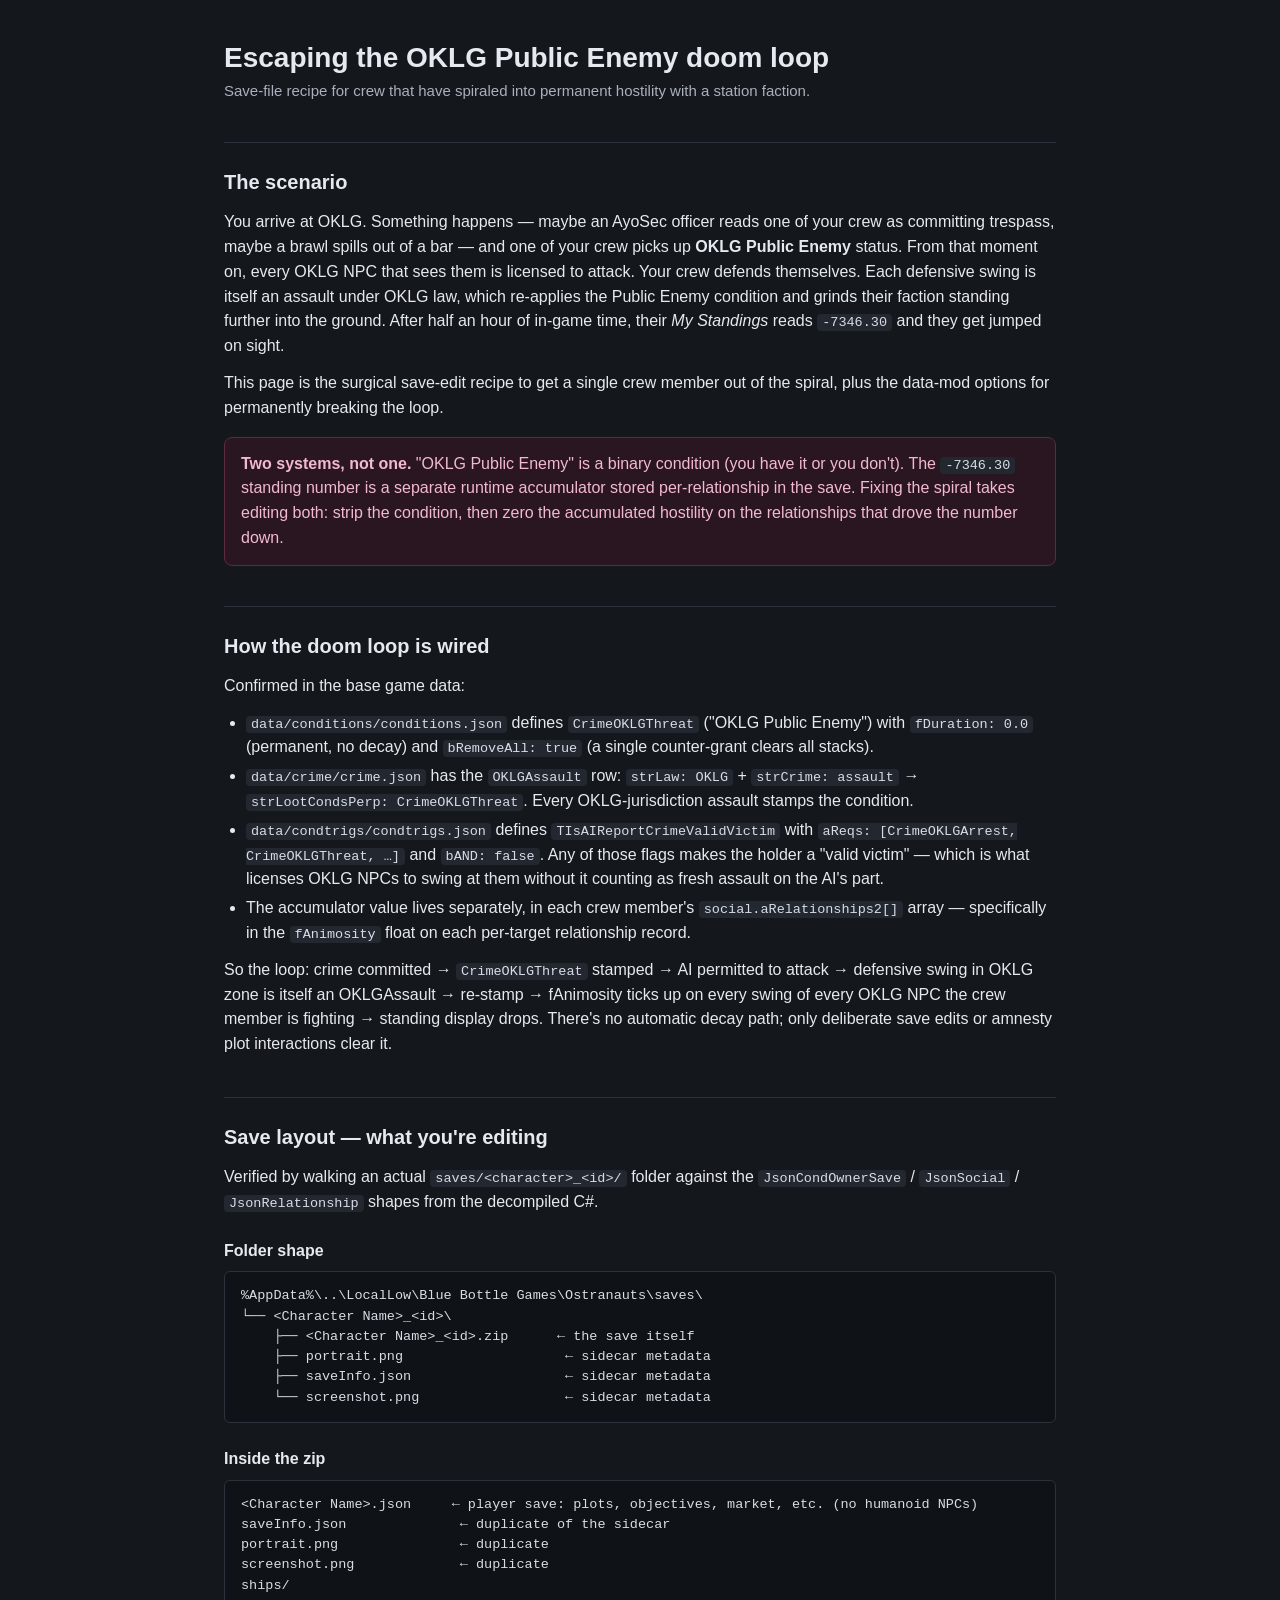
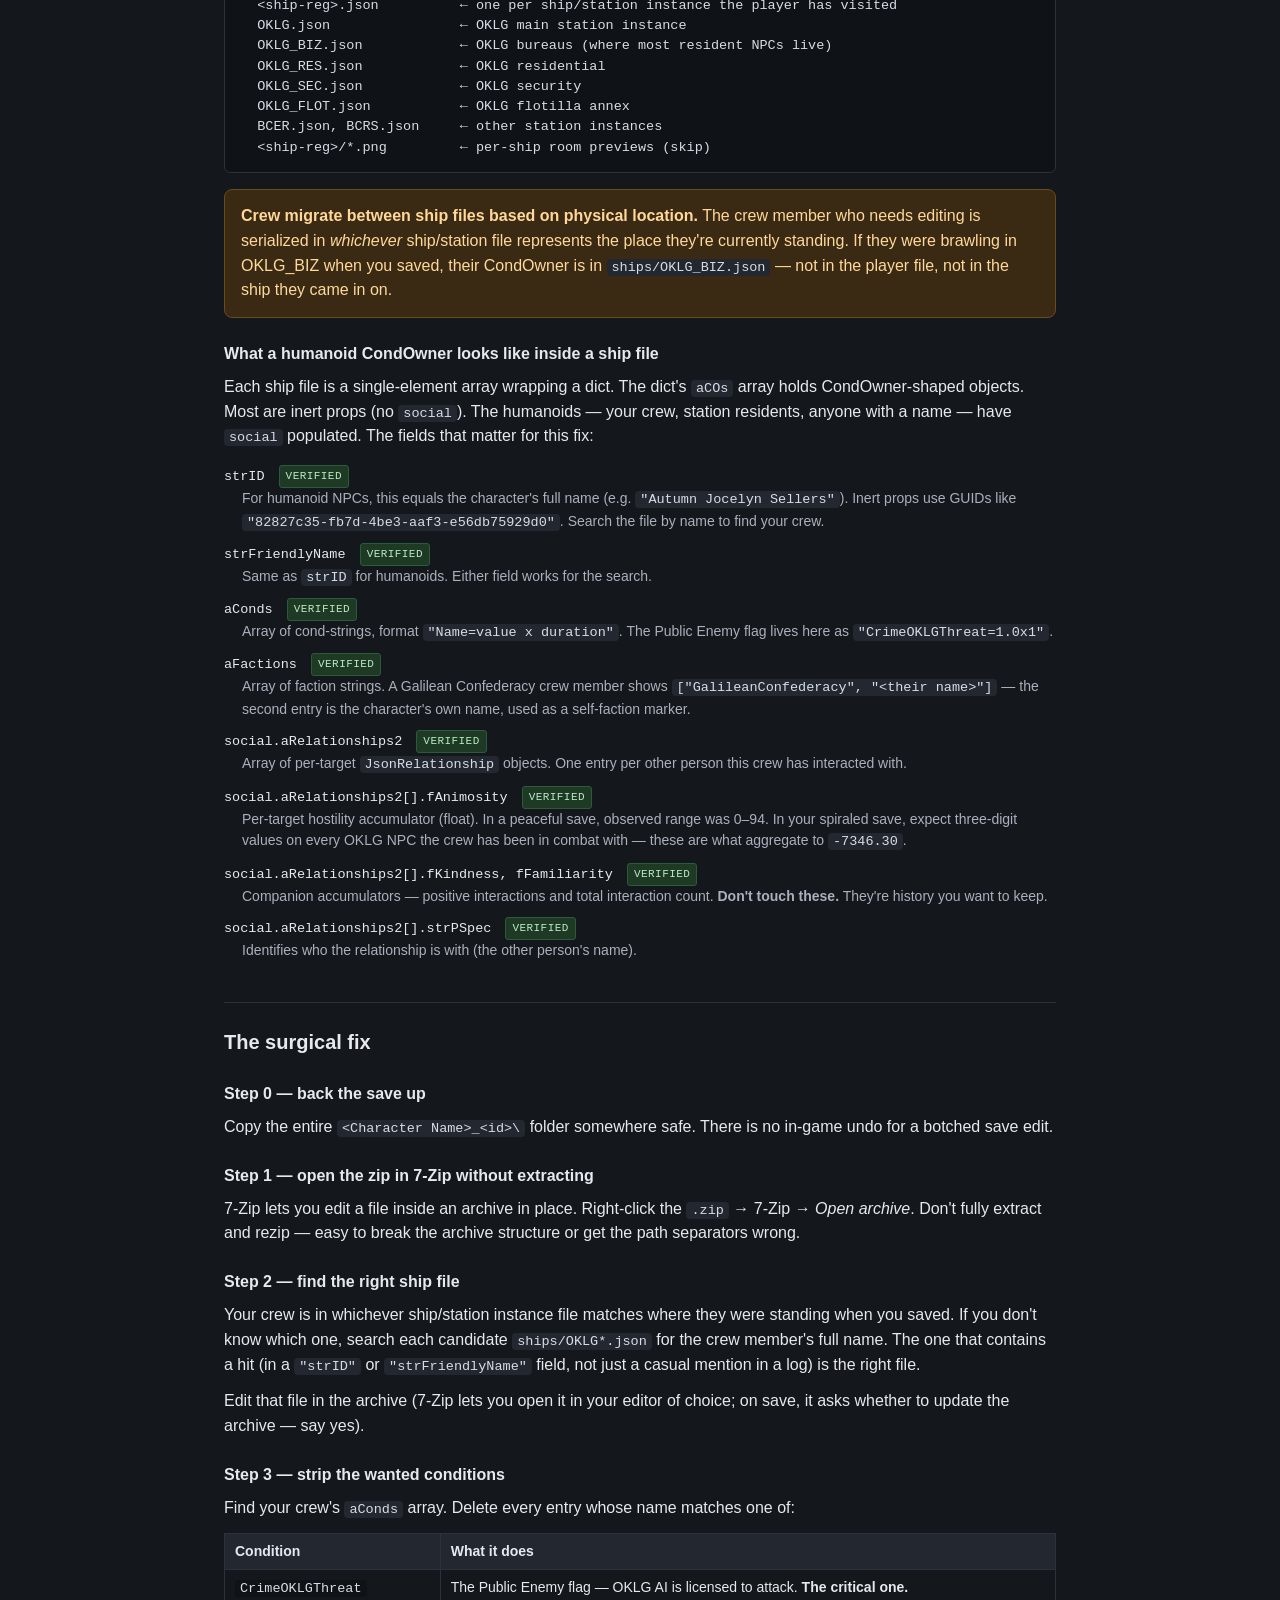
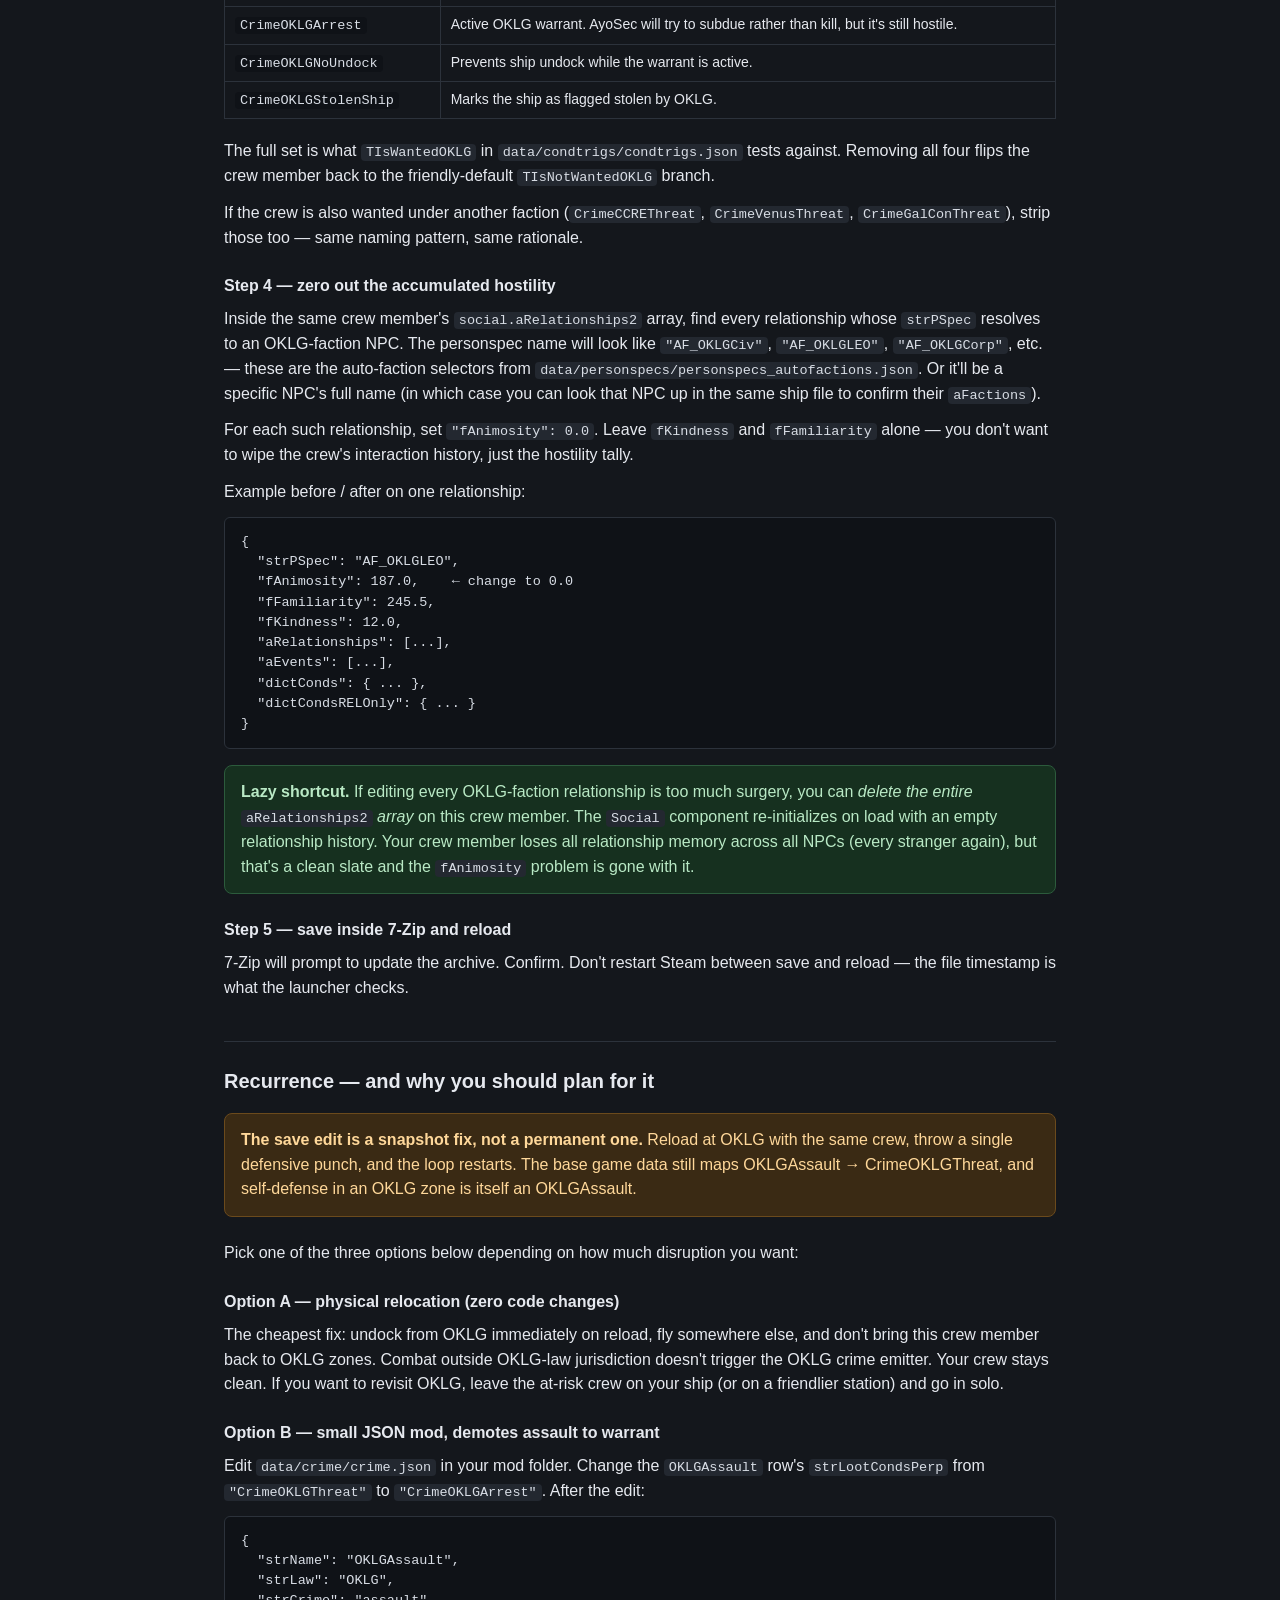
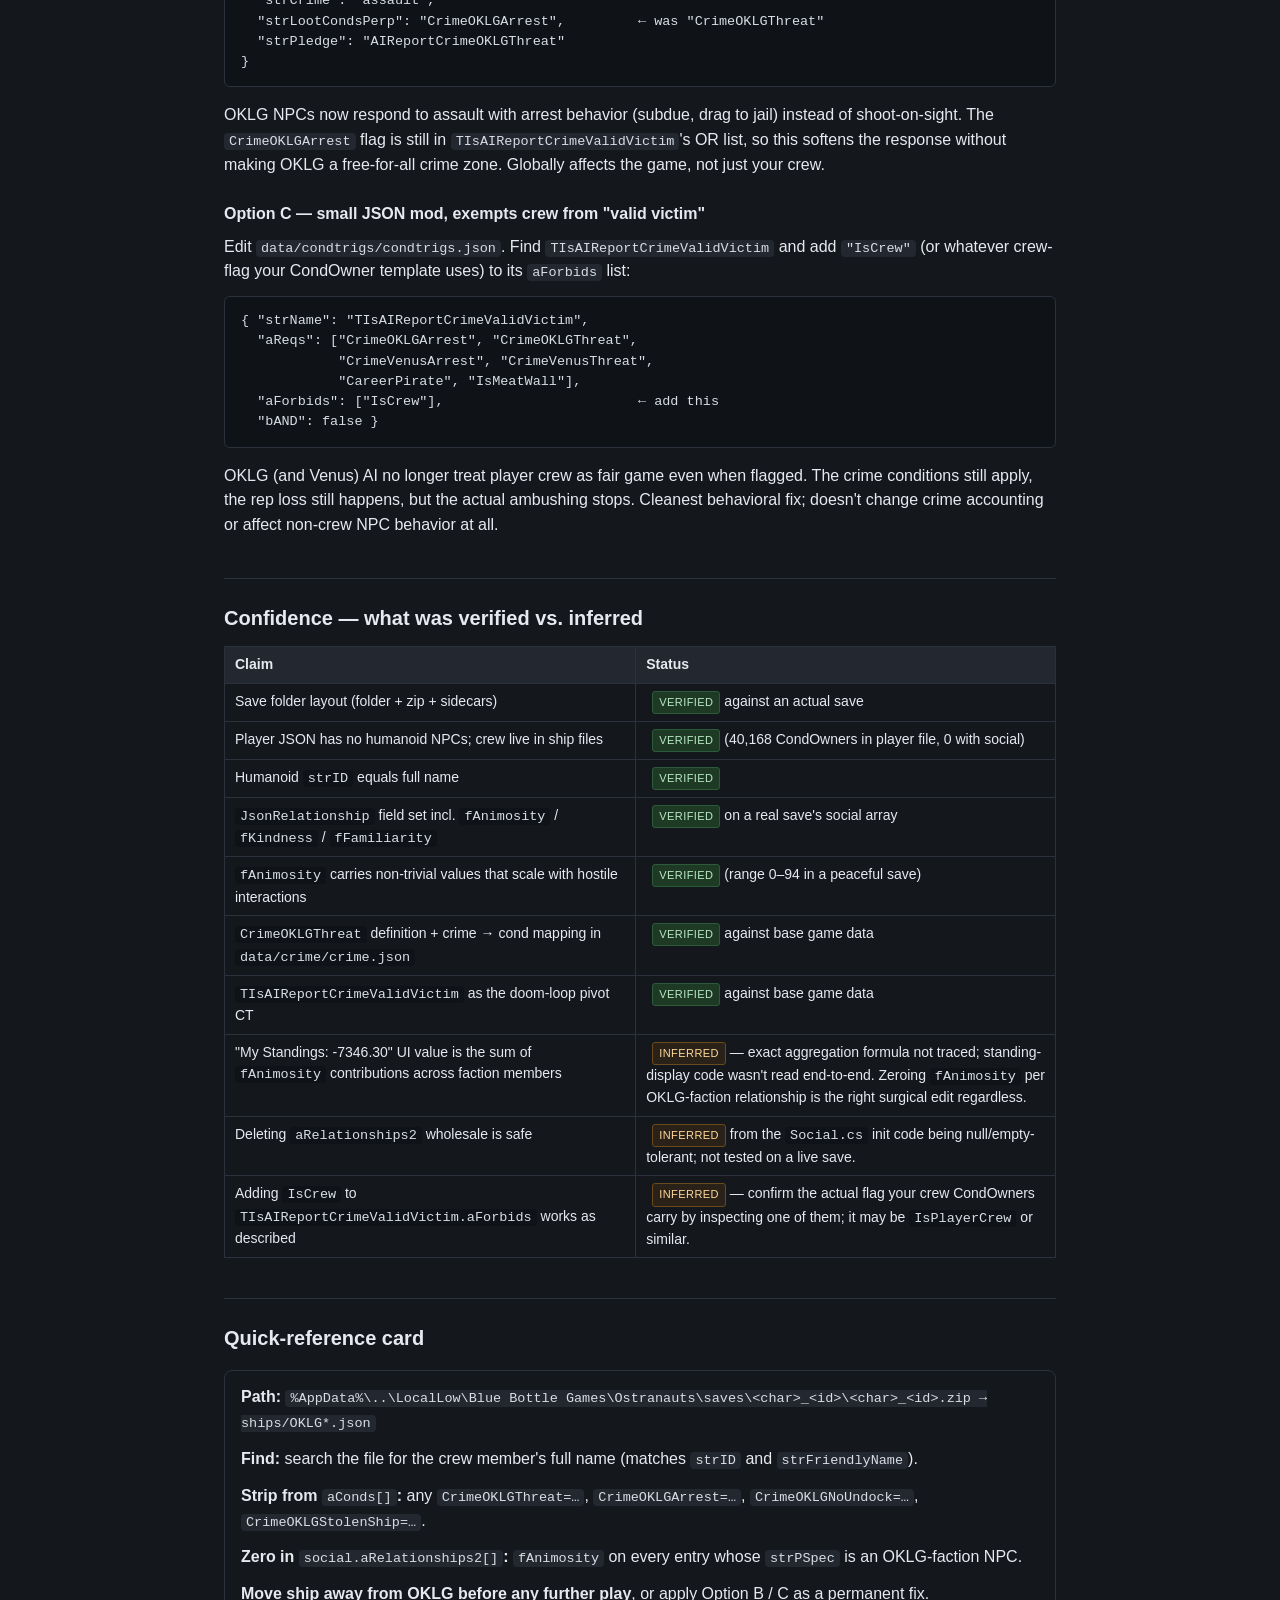
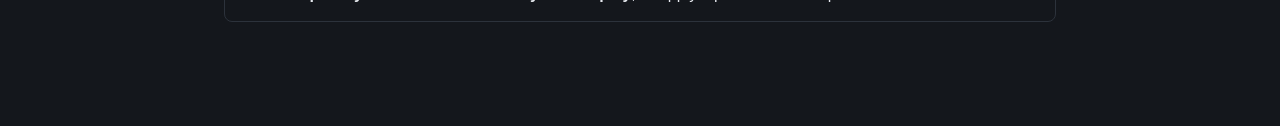
<file: notes/handoff/save-fix-public-enemy-doom-loop.html>
<!doctype html>
<html lang="en">
<head>
<meta charset="utf-8">
<meta name="viewport" content="width=device-width,initial-scale=1">
<title>Ostranauts save fix — escaping the Public Enemy doom loop</title>
<style>
  :root {
    --bg: #14171c;
    --panel: #1c2026;
    --panel-2: #232830;
    --ink: #e6e9ef;
    --ink-dim: #aab0bc;
    --rule: #2c323b;
    --accent: #7fb4ff;
    --warn-bg: #3a2a14;
    --warn-bd: #6b4a1c;
    --warn-ink: #ffd89a;
    --good-bg: #16301f;
    --good-bd: #2c5b3c;
    --good-ink: #b9e9c5;
    --pit-bg: #2a1620;
    --pit-bd: #5b2c40;
    --pit-ink: #f3b9d0;
    --code-bg: #0f1217;
    --code-ink: #d8dde5;
  }
  * { box-sizing: border-box; }
  html, body {
    background: var(--bg);
    color: var(--ink);
    font: 16px/1.55 -apple-system, BlinkMacSystemFont, "Segoe UI", Roboto, "Helvetica Neue", Arial, sans-serif;
    margin: 0;
    padding: 0;
  }
  main {
    max-width: 880px;
    margin: 0 auto;
    padding: 40px 24px 80px;
  }
  h1 {
    font-size: 28px;
    margin: 0 0 4px;
    line-height: 1.25;
  }
  h1 + .subtitle {
    color: var(--ink-dim);
    margin: 0 0 32px;
    font-size: 15px;
  }
  h2 {
    font-size: 20px;
    margin: 40px 0 12px;
    padding-top: 24px;
    border-top: 1px solid var(--rule);
  }
  h3 {
    font-size: 16px;
    margin: 24px 0 8px;
    color: var(--ink);
  }
  h4 {
    font-size: 14px;
    margin: 18px 0 6px;
    color: var(--ink-dim);
    text-transform: uppercase;
    letter-spacing: 0.04em;
  }
  p { margin: 0 0 12px; }
  a { color: var(--accent); }
  ul, ol { margin: 0 0 12px; padding-left: 22px; }
  li { margin-bottom: 4px; }
  code {
    font: 13.5px/1.5 ui-monospace, SFMono-Regular, Menlo, Consolas, "Liberation Mono", monospace;
    background: var(--panel-2);
    color: var(--code-ink);
    padding: 1px 5px;
    border-radius: 4px;
  }
  pre {
    background: var(--code-bg);
    color: var(--code-ink);
    padding: 14px 16px;
    border-radius: 6px;
    overflow-x: auto;
    border: 1px solid var(--rule);
    font: 13px/1.55 ui-monospace, SFMono-Regular, Menlo, Consolas, "Liberation Mono", monospace;
    margin: 0 0 16px;
  }
  pre code { background: none; padding: 0; }
  .callout {
    border-radius: 8px;
    padding: 14px 16px;
    margin: 16px 0 24px;
    border: 1px solid var(--rule);
  }
  .callout.warn {
    background: var(--warn-bg);
    border-color: var(--warn-bd);
    color: var(--warn-ink);
  }
  .callout.good {
    background: var(--good-bg);
    border-color: var(--good-bd);
    color: var(--good-ink);
  }
  .callout.pit {
    background: var(--pit-bg);
    border-color: var(--pit-bd);
    color: var(--pit-ink);
  }
  .callout p:last-child { margin-bottom: 0; }
  .callout strong { color: inherit; }
  table {
    border-collapse: collapse;
    width: 100%;
    margin: 8px 0 20px;
    font-size: 14px;
  }
  th, td {
    border: 1px solid var(--rule);
    padding: 7px 10px;
    text-align: left;
    vertical-align: top;
  }
  th {
    background: var(--panel-2);
    color: var(--ink);
    font-weight: 600;
  }
  td code { background: var(--code-bg); }
  .field-list dt {
    font-family: ui-monospace, SFMono-Regular, Menlo, Consolas, "Liberation Mono", monospace;
    font-size: 13.5px;
    color: var(--ink);
    margin-top: 10px;
  }
  .field-list dd {
    margin: 0 0 6px 18px;
    color: var(--ink-dim);
    font-size: 14px;
  }
  .verified {
    display: inline-block;
    font-size: 11px;
    text-transform: uppercase;
    letter-spacing: 0.04em;
    padding: 2px 6px;
    border-radius: 3px;
    margin-left: 6px;
    vertical-align: middle;
  }
  .verified.ok {
    background: #1e3a25;
    color: #b9e9c5;
    border: 1px solid #2c5b3c;
  }
  .verified.inferred {
    background: #2a2218;
    color: #ffd89a;
    border: 1px solid #6b4a1c;
  }
</style>
</head>
<body>
<main>

<h1>Escaping the OKLG Public Enemy doom loop</h1>
<p class="subtitle">Save-file recipe for crew that have spiraled into permanent hostility with a station faction.</p>

<h2>The scenario</h2>

<p>You arrive at OKLG. Something happens — maybe an AyoSec officer reads one of your crew as committing trespass, maybe a brawl spills out of a bar — and one of your crew picks up <strong>OKLG Public Enemy</strong> status. From that moment on, every OKLG NPC that sees them is licensed to attack. Your crew defends themselves. Each defensive swing is itself an assault under OKLG law, which re-applies the Public Enemy condition and grinds their faction standing further into the ground. After half an hour of in-game time, their <em>My Standings</em> reads <code>-7346.30</code> and they get jumped on sight.</p>

<p>This page is the surgical save-edit recipe to get a single crew member out of the spiral, plus the data-mod options for permanently breaking the loop.</p>

<div class="callout pit">
<p><strong>Two systems, not one.</strong> "OKLG Public Enemy" is a binary condition (you have it or you don't). The <code>-7346.30</code> standing number is a separate runtime accumulator stored per-relationship in the save. Fixing the spiral takes editing both: strip the condition, then zero the accumulated hostility on the relationships that drove the number down.</p>
</div>

<h2>How the doom loop is wired</h2>

<p>Confirmed in the base game data:</p>

<ul>
  <li><code>data/conditions/conditions.json</code> defines <code>CrimeOKLGThreat</code> ("OKLG Public Enemy") with <code>fDuration: 0.0</code> (permanent, no decay) and <code>bRemoveAll: true</code> (a single counter-grant clears all stacks).</li>
  <li><code>data/crime/crime.json</code> has the <code>OKLGAssault</code> row: <code>strLaw: OKLG</code> + <code>strCrime: assault</code> → <code>strLootCondsPerp: CrimeOKLGThreat</code>. Every OKLG-jurisdiction assault stamps the condition.</li>
  <li><code>data/condtrigs/condtrigs.json</code> defines <code>TIsAIReportCrimeValidVictim</code> with <code>aReqs: [CrimeOKLGArrest, CrimeOKLGThreat, …]</code> and <code>bAND: false</code>. Any of those flags makes the holder a "valid victim" — which is what licenses OKLG NPCs to swing at them without it counting as fresh assault on the AI's part.</li>
  <li>The accumulator value lives separately, in each crew member's <code>social.aRelationships2[]</code> array — specifically in the <code>fAnimosity</code> float on each per-target relationship record.</li>
</ul>

<p>So the loop: crime committed → <code>CrimeOKLGThreat</code> stamped → AI permitted to attack → defensive swing in OKLG zone is itself an OKLGAssault → re-stamp → fAnimosity ticks up on every swing of every OKLG NPC the crew member is fighting → standing display drops. There's no automatic decay path; only deliberate save edits or amnesty plot interactions clear it.</p>

<h2>Save layout — what you're editing</h2>

<p>Verified by walking an actual <code>saves/&lt;character&gt;_&lt;id&gt;/</code> folder against the <code>JsonCondOwnerSave</code> / <code>JsonSocial</code> / <code>JsonRelationship</code> shapes from the decompiled C#.</p>

<h3>Folder shape</h3>

<pre><code>%AppData%\..\LocalLow\Blue Bottle Games\Ostranauts\saves\
└── &lt;Character Name&gt;_&lt;id&gt;\
    ├── &lt;Character Name&gt;_&lt;id&gt;.zip      ← the save itself
    ├── portrait.png                    ← sidecar metadata
    ├── saveInfo.json                   ← sidecar metadata
    └── screenshot.png                  ← sidecar metadata
</code></pre>

<h3>Inside the zip</h3>

<pre><code>&lt;Character Name&gt;.json     ← player save: plots, objectives, market, etc. (no humanoid NPCs)
saveInfo.json              ← duplicate of the sidecar
portrait.png               ← duplicate
screenshot.png             ← duplicate
ships/
  &lt;ship-reg&gt;.json          ← one per ship/station instance the player has visited
  OKLG.json                ← OKLG main station instance
  OKLG_BIZ.json            ← OKLG bureaus (where most resident NPCs live)
  OKLG_RES.json            ← OKLG residential
  OKLG_SEC.json            ← OKLG security
  OKLG_FLOT.json           ← OKLG flotilla annex
  BCER.json, BCRS.json     ← other station instances
  &lt;ship-reg&gt;/*.png         ← per-ship room previews (skip)
</code></pre>

<div class="callout warn">
<p><strong>Crew migrate between ship files based on physical location.</strong> The crew member who needs editing is serialized in <em>whichever</em> ship/station file represents the place they're currently standing. If they were brawling in OKLG_BIZ when you saved, their CondOwner is in <code>ships/OKLG_BIZ.json</code> — not in the player file, not in the ship they came in on.</p>
</div>

<h3>What a humanoid CondOwner looks like inside a ship file</h3>

<p>Each ship file is a single-element array wrapping a dict. The dict's <code>aCOs</code> array holds CondOwner-shaped objects. Most are inert props (no <code>social</code>). The humanoids — your crew, station residents, anyone with a name — have <code>social</code> populated. The fields that matter for this fix:</p>

<dl class="field-list">
  <dt>strID <span class="verified ok">verified</span></dt>
  <dd>For humanoid NPCs, this equals the character's full name (e.g. <code>"Autumn Jocelyn Sellers"</code>). Inert props use GUIDs like <code>"82827c35-fb7d-4be3-aaf3-e56db75929d0"</code>. Search the file by name to find your crew.</dd>

  <dt>strFriendlyName <span class="verified ok">verified</span></dt>
  <dd>Same as <code>strID</code> for humanoids. Either field works for the search.</dd>

  <dt>aConds <span class="verified ok">verified</span></dt>
  <dd>Array of cond-strings, format <code>"Name=value x duration"</code>. The Public Enemy flag lives here as <code>"CrimeOKLGThreat=1.0x1"</code>.</dd>

  <dt>aFactions <span class="verified ok">verified</span></dt>
  <dd>Array of faction strings. A Galilean Confederacy crew member shows <code>["GalileanConfederacy", "&lt;their name&gt;"]</code> — the second entry is the character's own name, used as a self-faction marker.</dd>

  <dt>social.aRelationships2 <span class="verified ok">verified</span></dt>
  <dd>Array of per-target <code>JsonRelationship</code> objects. One entry per other person this crew has interacted with.</dd>

  <dt>social.aRelationships2[].fAnimosity <span class="verified ok">verified</span></dt>
  <dd>Per-target hostility accumulator (float). In a peaceful save, observed range was 0–94. In your spiraled save, expect three-digit values on every OKLG NPC the crew has been in combat with — these are what aggregate to <code>-7346.30</code>.</dd>

  <dt>social.aRelationships2[].fKindness, fFamiliarity <span class="verified ok">verified</span></dt>
  <dd>Companion accumulators — positive interactions and total interaction count. <strong>Don't touch these.</strong> They're history you want to keep.</dd>

  <dt>social.aRelationships2[].strPSpec <span class="verified ok">verified</span></dt>
  <dd>Identifies who the relationship is with (the other person's name).</dd>
</dl>

<h2>The surgical fix</h2>

<h3>Step 0 — back the save up</h3>

<p>Copy the entire <code>&lt;Character Name&gt;_&lt;id&gt;\</code> folder somewhere safe. There is no in-game undo for a botched save edit.</p>

<h3>Step 1 — open the zip in 7-Zip without extracting</h3>

<p>7-Zip lets you edit a file inside an archive in place. Right-click the <code>.zip</code> → 7-Zip → <em>Open archive</em>. Don't fully extract and rezip — easy to break the archive structure or get the path separators wrong.</p>

<h3>Step 2 — find the right ship file</h3>

<p>Your crew is in whichever ship/station instance file matches where they were standing when you saved. If you don't know which one, search each candidate <code>ships/OKLG*.json</code> for the crew member's full name. The one that contains a hit (in a <code>"strID"</code> or <code>"strFriendlyName"</code> field, not just a casual mention in a log) is the right file.</p>

<p>Edit that file in the archive (7-Zip lets you open it in your editor of choice; on save, it asks whether to update the archive — say yes).</p>

<h3>Step 3 — strip the wanted conditions</h3>

<p>Find your crew's <code>aConds</code> array. Delete every entry whose name matches one of:</p>

<table>
  <thead><tr><th>Condition</th><th>What it does</th></tr></thead>
  <tbody>
    <tr><td><code>CrimeOKLGThreat</code></td><td>The Public Enemy flag — OKLG AI is licensed to attack. <strong>The critical one.</strong></td></tr>
    <tr><td><code>CrimeOKLGArrest</code></td><td>Active OKLG warrant. AyoSec will try to subdue rather than kill, but it's still hostile.</td></tr>
    <tr><td><code>CrimeOKLGNoUndock</code></td><td>Prevents ship undock while the warrant is active.</td></tr>
    <tr><td><code>CrimeOKLGStolenShip</code></td><td>Marks the ship as flagged stolen by OKLG.</td></tr>
  </tbody>
</table>

<p>The full set is what <code>TIsWantedOKLG</code> in <code>data/condtrigs/condtrigs.json</code> tests against. Removing all four flips the crew member back to the friendly-default <code>TIsNotWantedOKLG</code> branch.</p>

<p>If the crew is also wanted under another faction (<code>CrimeCCREThreat</code>, <code>CrimeVenusThreat</code>, <code>CrimeGalConThreat</code>), strip those too — same naming pattern, same rationale.</p>

<h3>Step 4 — zero out the accumulated hostility</h3>

<p>Inside the same crew member's <code>social.aRelationships2</code> array, find every relationship whose <code>strPSpec</code> resolves to an OKLG-faction NPC. The personspec name will look like <code>"AF_OKLGCiv"</code>, <code>"AF_OKLGLEO"</code>, <code>"AF_OKLGCorp"</code>, etc. — these are the auto-faction selectors from <code>data/personspecs/personspecs_autofactions.json</code>. Or it'll be a specific NPC's full name (in which case you can look that NPC up in the same ship file to confirm their <code>aFactions</code>).</p>

<p>For each such relationship, set <code>"fAnimosity": 0.0</code>. Leave <code>fKindness</code> and <code>fFamiliarity</code> alone — you don't want to wipe the crew's interaction history, just the hostility tally.</p>

<p>Example before / after on one relationship:</p>

<pre><code>{
  "strPSpec": "AF_OKLGLEO",
  "fAnimosity": 187.0,    ← change to 0.0
  "fFamiliarity": 245.5,
  "fKindness": 12.0,
  "aRelationships": [...],
  "aEvents": [...],
  "dictConds": { ... },
  "dictCondsRELOnly": { ... }
}
</code></pre>

<div class="callout good">
<p><strong>Lazy shortcut.</strong> If editing every OKLG-faction relationship is too much surgery, you can <em>delete the entire <code>aRelationships2</code> array</em> on this crew member. The <code>Social</code> component re-initializes on load with an empty relationship history. Your crew member loses all relationship memory across all NPCs (every stranger again), but that's a clean slate and the <code>fAnimosity</code> problem is gone with it.</p>
</div>

<h3>Step 5 — save inside 7-Zip and reload</h3>

<p>7-Zip will prompt to update the archive. Confirm. Don't restart Steam between save and reload — the file timestamp is what the launcher checks.</p>

<h2>Recurrence — and why you should plan for it</h2>

<div class="callout warn">
<p><strong>The save edit is a snapshot fix, not a permanent one.</strong> Reload at OKLG with the same crew, throw a single defensive punch, and the loop restarts. The base game data still maps OKLGAssault → CrimeOKLGThreat, and self-defense in an OKLG zone is itself an OKLGAssault.</p>
</div>

<p>Pick one of the three options below depending on how much disruption you want:</p>

<h3>Option A — physical relocation (zero code changes)</h3>

<p>The cheapest fix: undock from OKLG immediately on reload, fly somewhere else, and don't bring this crew member back to OKLG zones. Combat outside OKLG-law jurisdiction doesn't trigger the OKLG crime emitter. Your crew stays clean. If you want to revisit OKLG, leave the at-risk crew on your ship (or on a friendlier station) and go in solo.</p>

<h3>Option B — small JSON mod, demotes assault to warrant</h3>

<p>Edit <code>data/crime/crime.json</code> in your mod folder. Change the <code>OKLGAssault</code> row's <code>strLootCondsPerp</code> from <code>"CrimeOKLGThreat"</code> to <code>"CrimeOKLGArrest"</code>. After the edit:</p>

<pre><code>{
  "strName": "OKLGAssault",
  "strLaw": "OKLG",
  "strCrime": "assault",
  "strLootCondsPerp": "CrimeOKLGArrest",         ← was "CrimeOKLGThreat"
  "strPledge": "AIReportCrimeOKLGThreat"
}
</code></pre>

<p>OKLG NPCs now respond to assault with arrest behavior (subdue, drag to jail) instead of shoot-on-sight. The <code>CrimeOKLGArrest</code> flag is still in <code>TIsAIReportCrimeValidVictim</code>'s OR list, so this softens the response without making OKLG a free-for-all crime zone. Globally affects the game, not just your crew.</p>

<h3>Option C — small JSON mod, exempts crew from "valid victim"</h3>

<p>Edit <code>data/condtrigs/condtrigs.json</code>. Find <code>TIsAIReportCrimeValidVictim</code> and add <code>"IsCrew"</code> (or whatever crew-flag your CondOwner template uses) to its <code>aForbids</code> list:</p>

<pre><code>{ "strName": "TIsAIReportCrimeValidVictim",
  "aReqs": ["CrimeOKLGArrest", "CrimeOKLGThreat",
            "CrimeVenusArrest", "CrimeVenusThreat",
            "CareerPirate", "IsMeatWall"],
  "aForbids": ["IsCrew"],                        ← add this
  "bAND": false }
</code></pre>

<p>OKLG (and Venus) AI no longer treat player crew as fair game even when flagged. The crime conditions still apply, the rep loss still happens, but the actual ambushing stops. Cleanest behavioral fix; doesn't change crime accounting or affect non-crew NPC behavior at all.</p>

<h2>Confidence — what was verified vs. inferred</h2>

<table>
  <thead><tr><th>Claim</th><th>Status</th></tr></thead>
  <tbody>
    <tr><td>Save folder layout (folder + zip + sidecars)</td><td><span class="verified ok">verified</span> against an actual save</td></tr>
    <tr><td>Player JSON has no humanoid NPCs; crew live in ship files</td><td><span class="verified ok">verified</span> (40,168 CondOwners in player file, 0 with social)</td></tr>
    <tr><td>Humanoid <code>strID</code> equals full name</td><td><span class="verified ok">verified</span></td></tr>
    <tr><td><code>JsonRelationship</code> field set incl. <code>fAnimosity</code> / <code>fKindness</code> / <code>fFamiliarity</code></td><td><span class="verified ok">verified</span> on a real save's social array</td></tr>
    <tr><td><code>fAnimosity</code> carries non-trivial values that scale with hostile interactions</td><td><span class="verified ok">verified</span> (range 0–94 in a peaceful save)</td></tr>
    <tr><td><code>CrimeOKLGThreat</code> definition + crime → cond mapping in <code>data/crime/crime.json</code></td><td><span class="verified ok">verified</span> against base game data</td></tr>
    <tr><td><code>TIsAIReportCrimeValidVictim</code> as the doom-loop pivot CT</td><td><span class="verified ok">verified</span> against base game data</td></tr>
    <tr><td>"My Standings: -7346.30" UI value is the sum of <code>fAnimosity</code> contributions across faction members</td><td><span class="verified inferred">inferred</span> — exact aggregation formula not traced; standing-display code wasn't read end-to-end. Zeroing <code>fAnimosity</code> per OKLG-faction relationship is the right surgical edit regardless.</td></tr>
    <tr><td>Deleting <code>aRelationships2</code> wholesale is safe</td><td><span class="verified inferred">inferred</span> from the <code>Social.cs</code> init code being null/empty-tolerant; not tested on a live save.</td></tr>
    <tr><td>Adding <code>IsCrew</code> to <code>TIsAIReportCrimeValidVictim.aForbids</code> works as described</td><td><span class="verified inferred">inferred</span> — confirm the actual flag your crew CondOwners carry by inspecting one of them; it may be <code>IsPlayerCrew</code> or similar.</td></tr>
  </tbody>
</table>

<h2>Quick-reference card</h2>

<div class="callout">
<p><strong>Path:</strong> <code>%AppData%\..\LocalLow\Blue Bottle Games\Ostranauts\saves\&lt;char&gt;_&lt;id&gt;\&lt;char&gt;_&lt;id&gt;.zip → ships/OKLG*.json</code></p>
<p><strong>Find:</strong> search the file for the crew member's full name (matches <code>strID</code> and <code>strFriendlyName</code>).</p>
<p><strong>Strip from <code>aConds[]</code>:</strong> any <code>CrimeOKLGThreat=…</code>, <code>CrimeOKLGArrest=…</code>, <code>CrimeOKLGNoUndock=…</code>, <code>CrimeOKLGStolenShip=…</code>.</p>
<p><strong>Zero in <code>social.aRelationships2[]</code>:</strong> <code>fAnimosity</code> on every entry whose <code>strPSpec</code> is an OKLG-faction NPC.</p>
<p><strong>Move ship away from OKLG before any further play</strong>, or apply Option B / C as a permanent fix.</p>
</div>

</main>
</body>
</html>
</file>
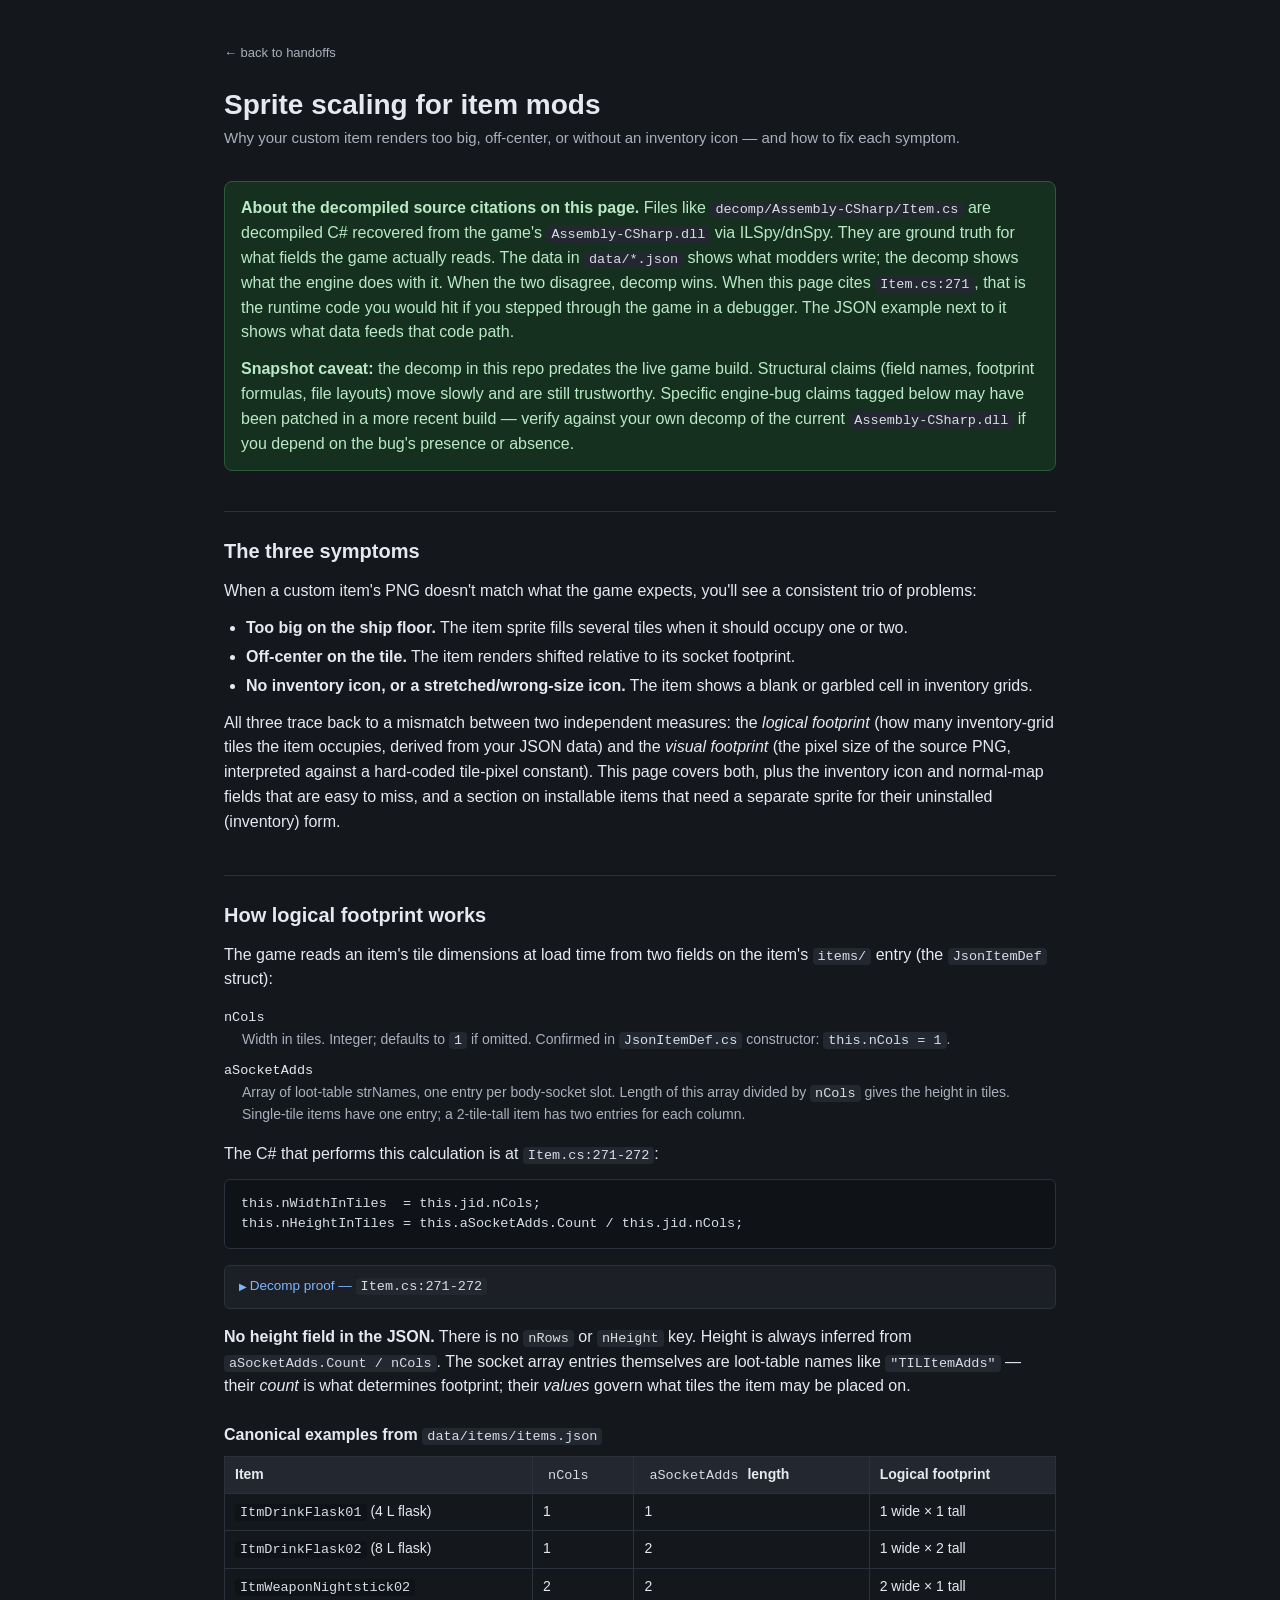
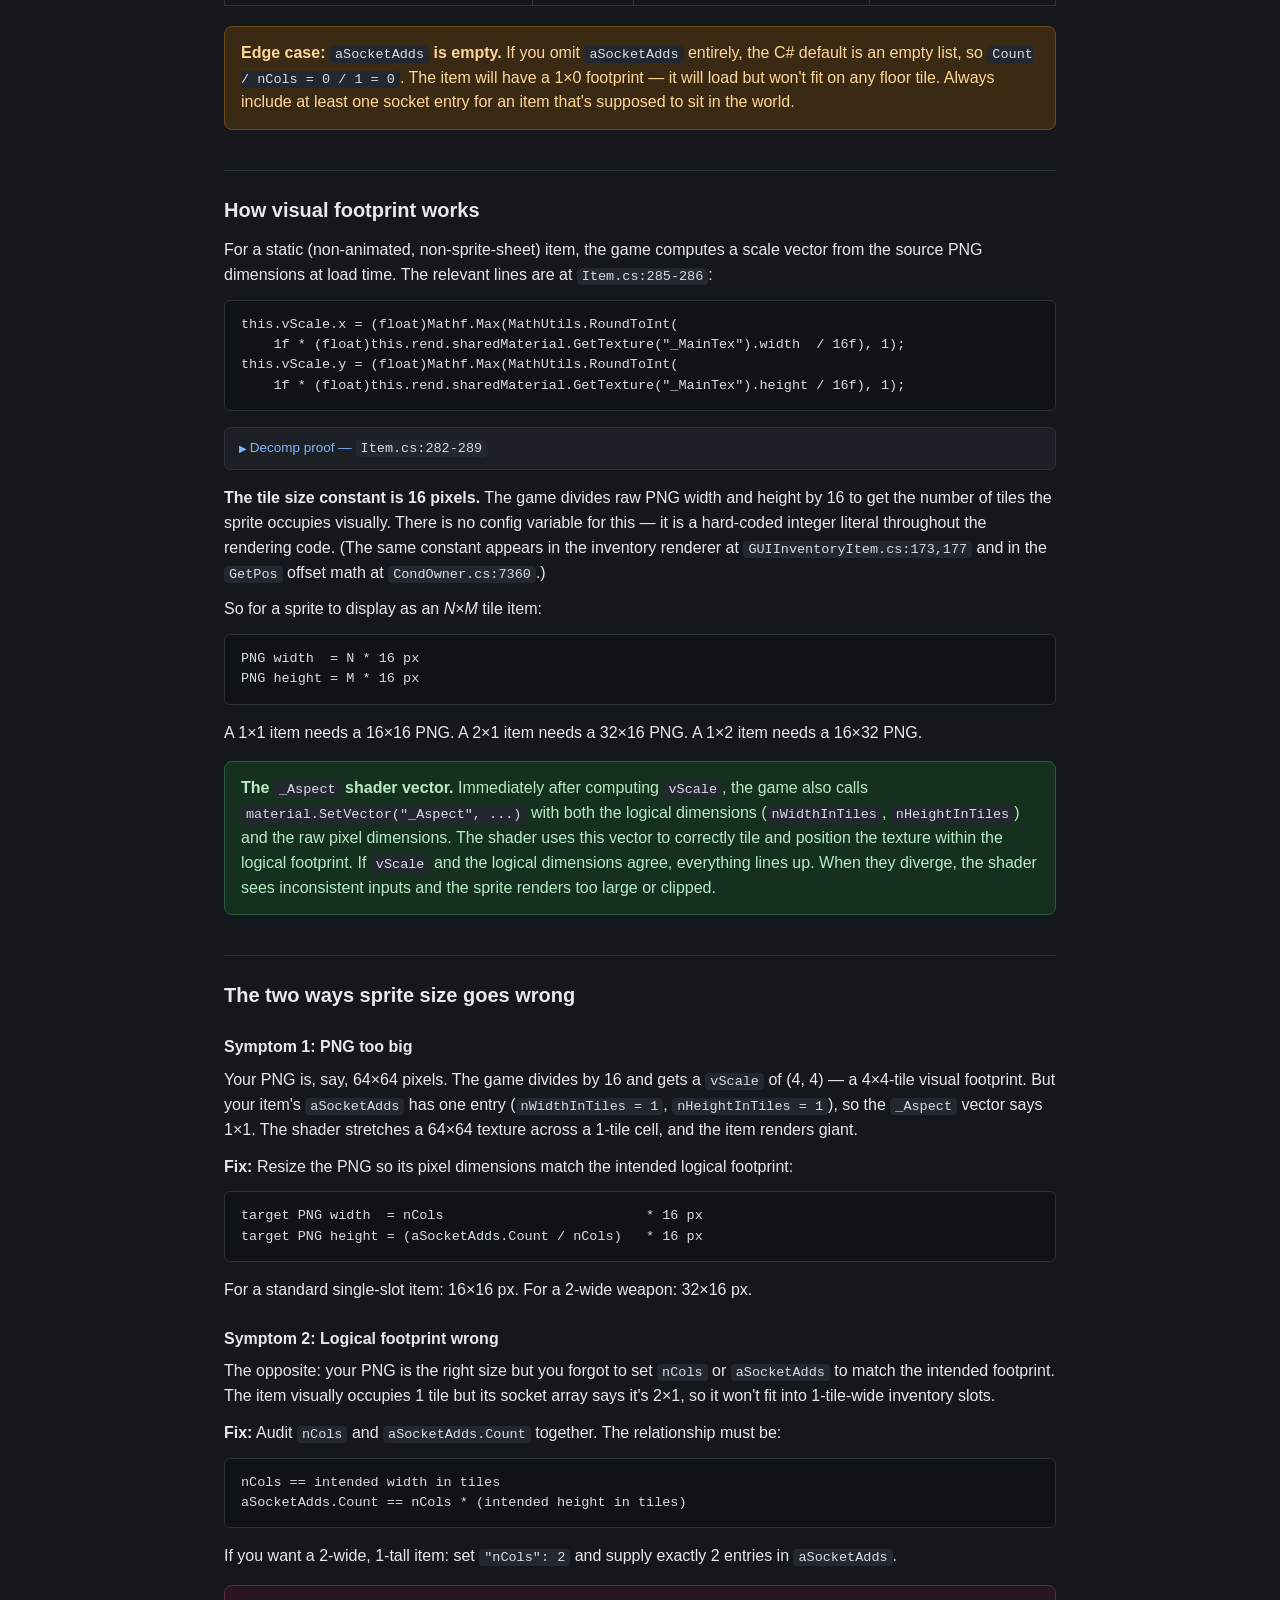
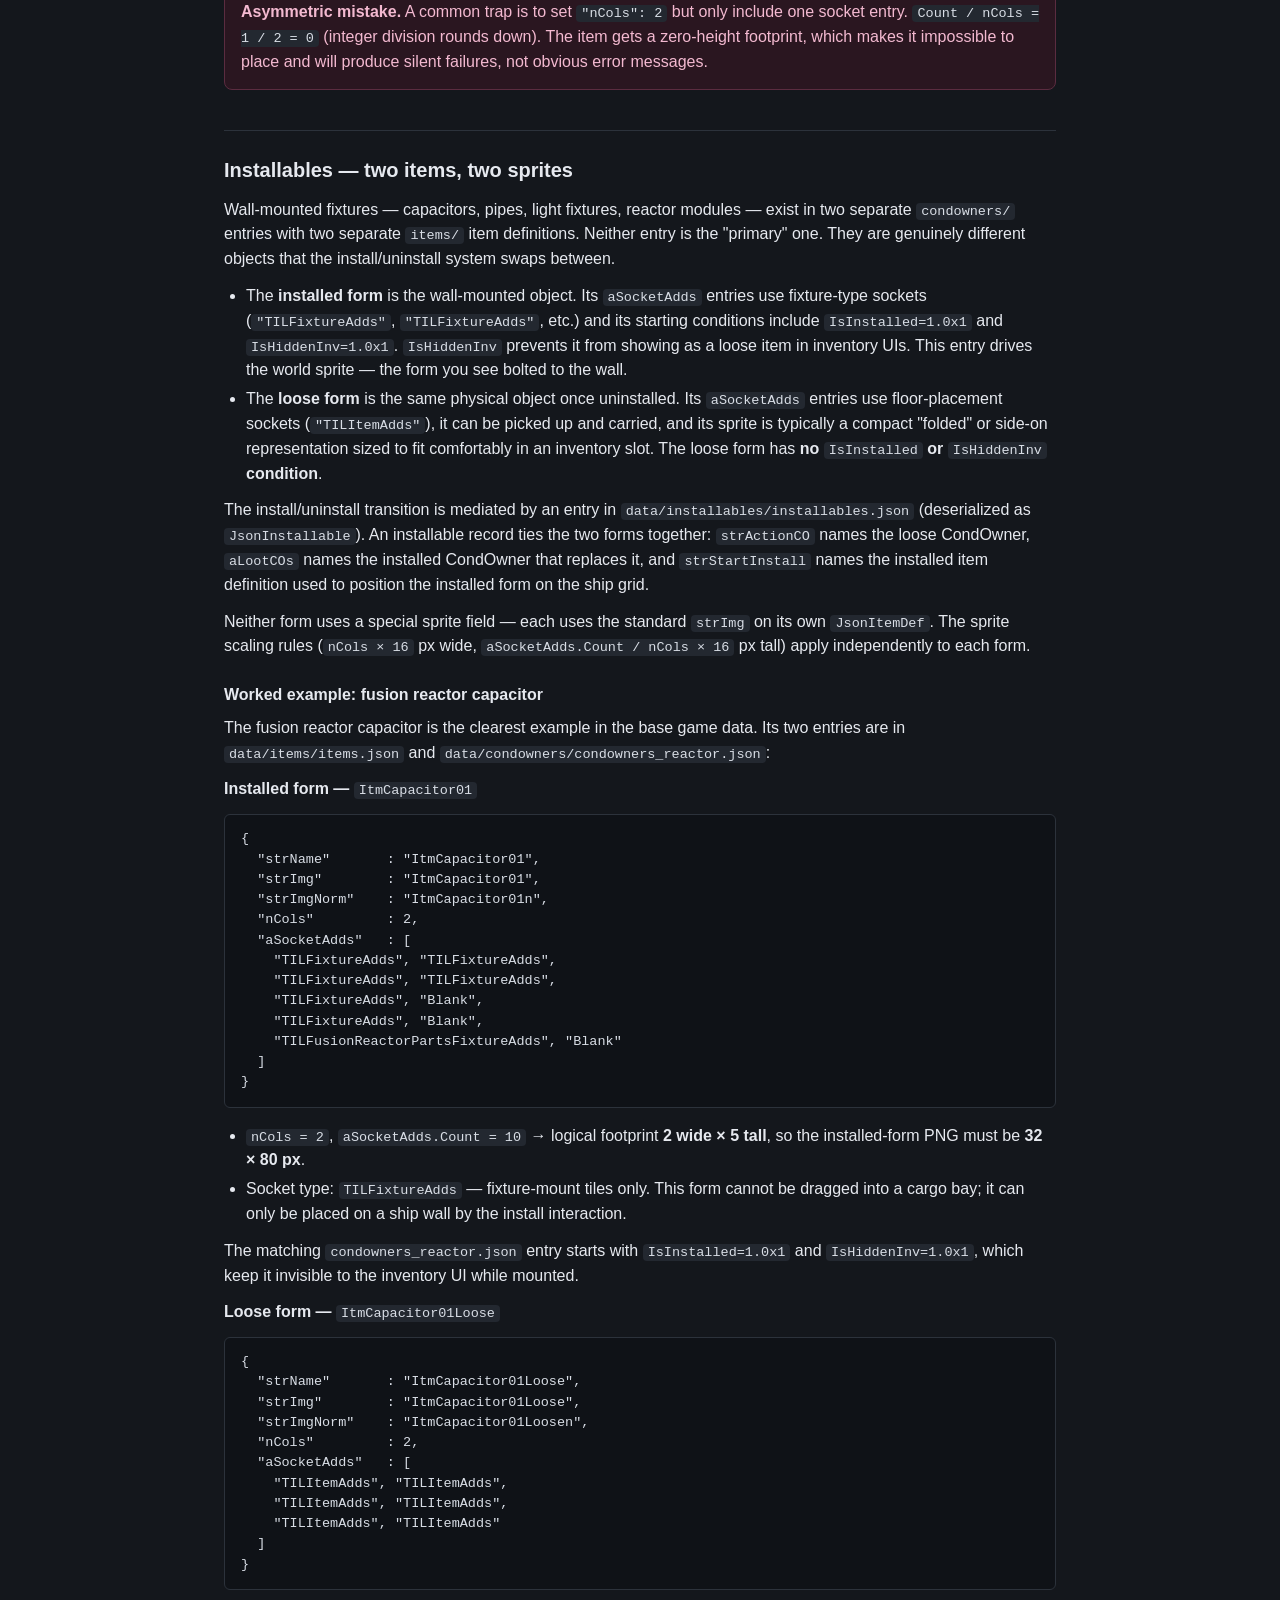
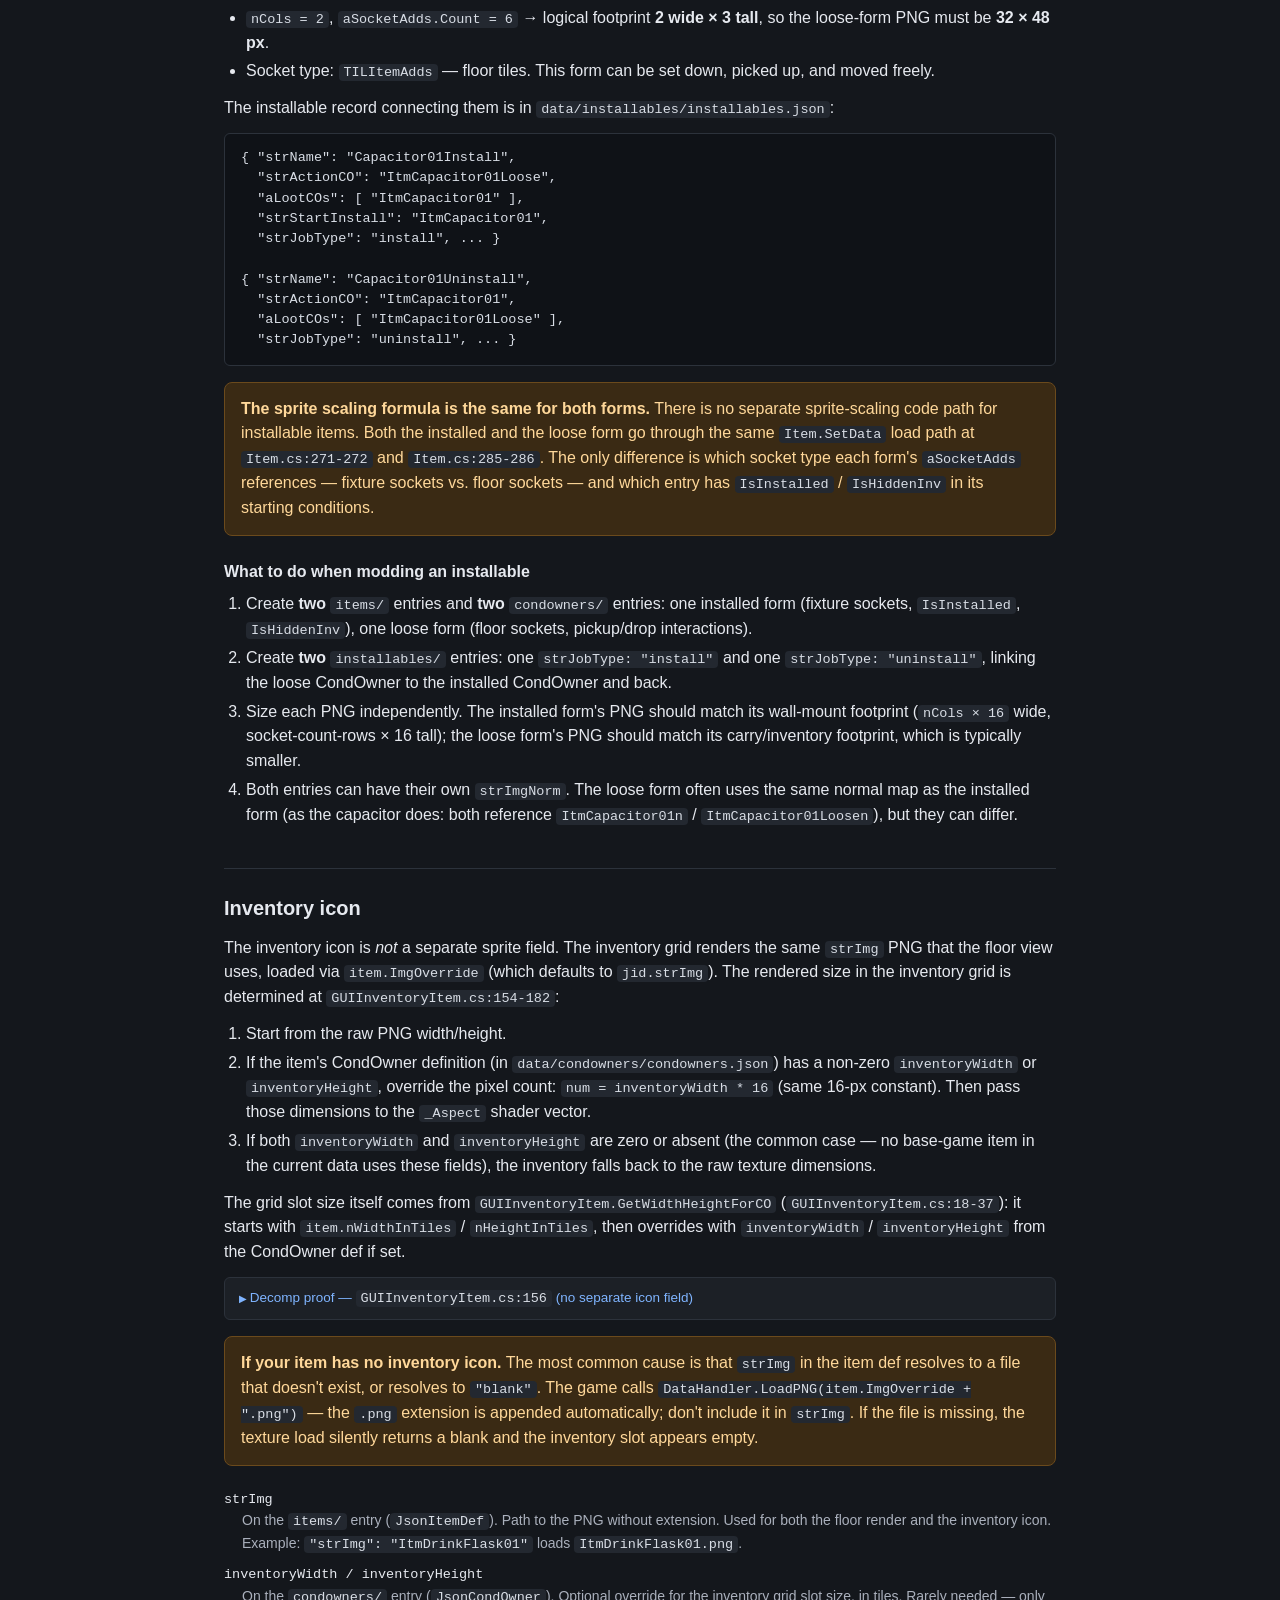
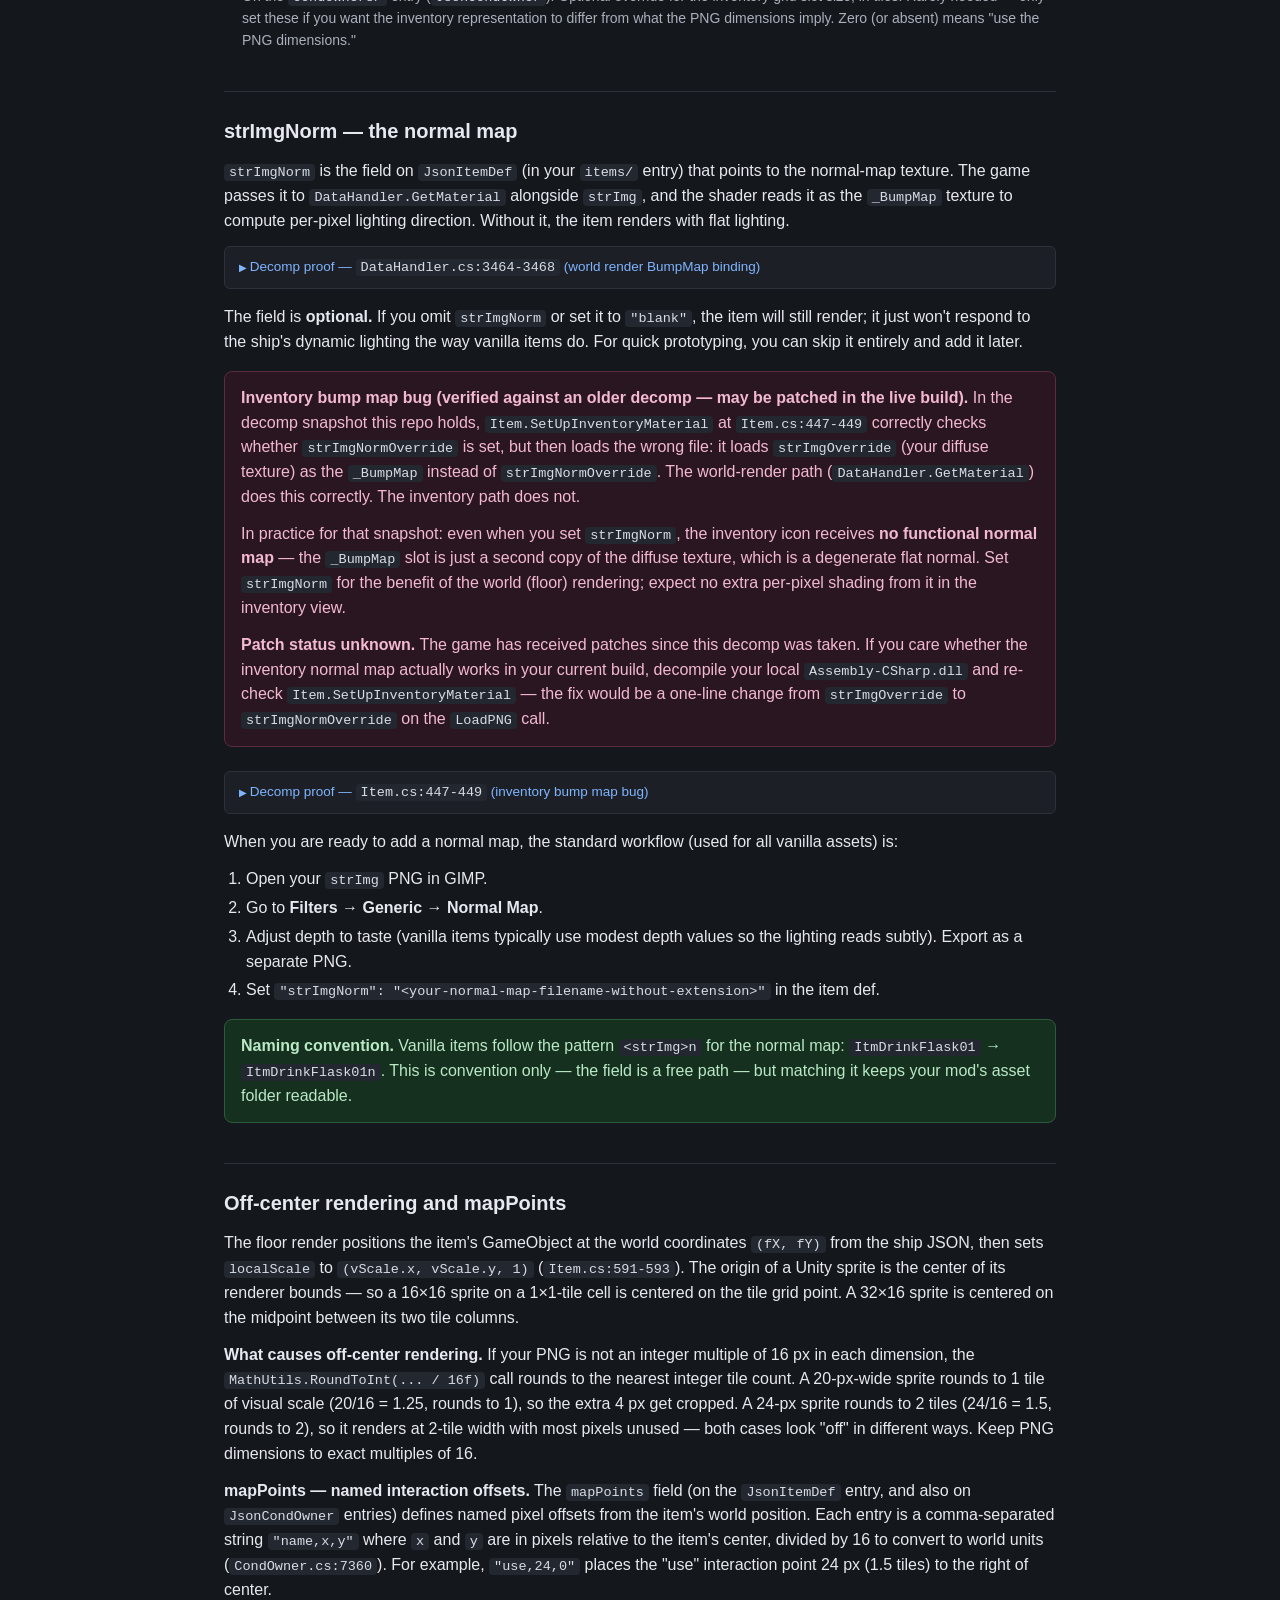
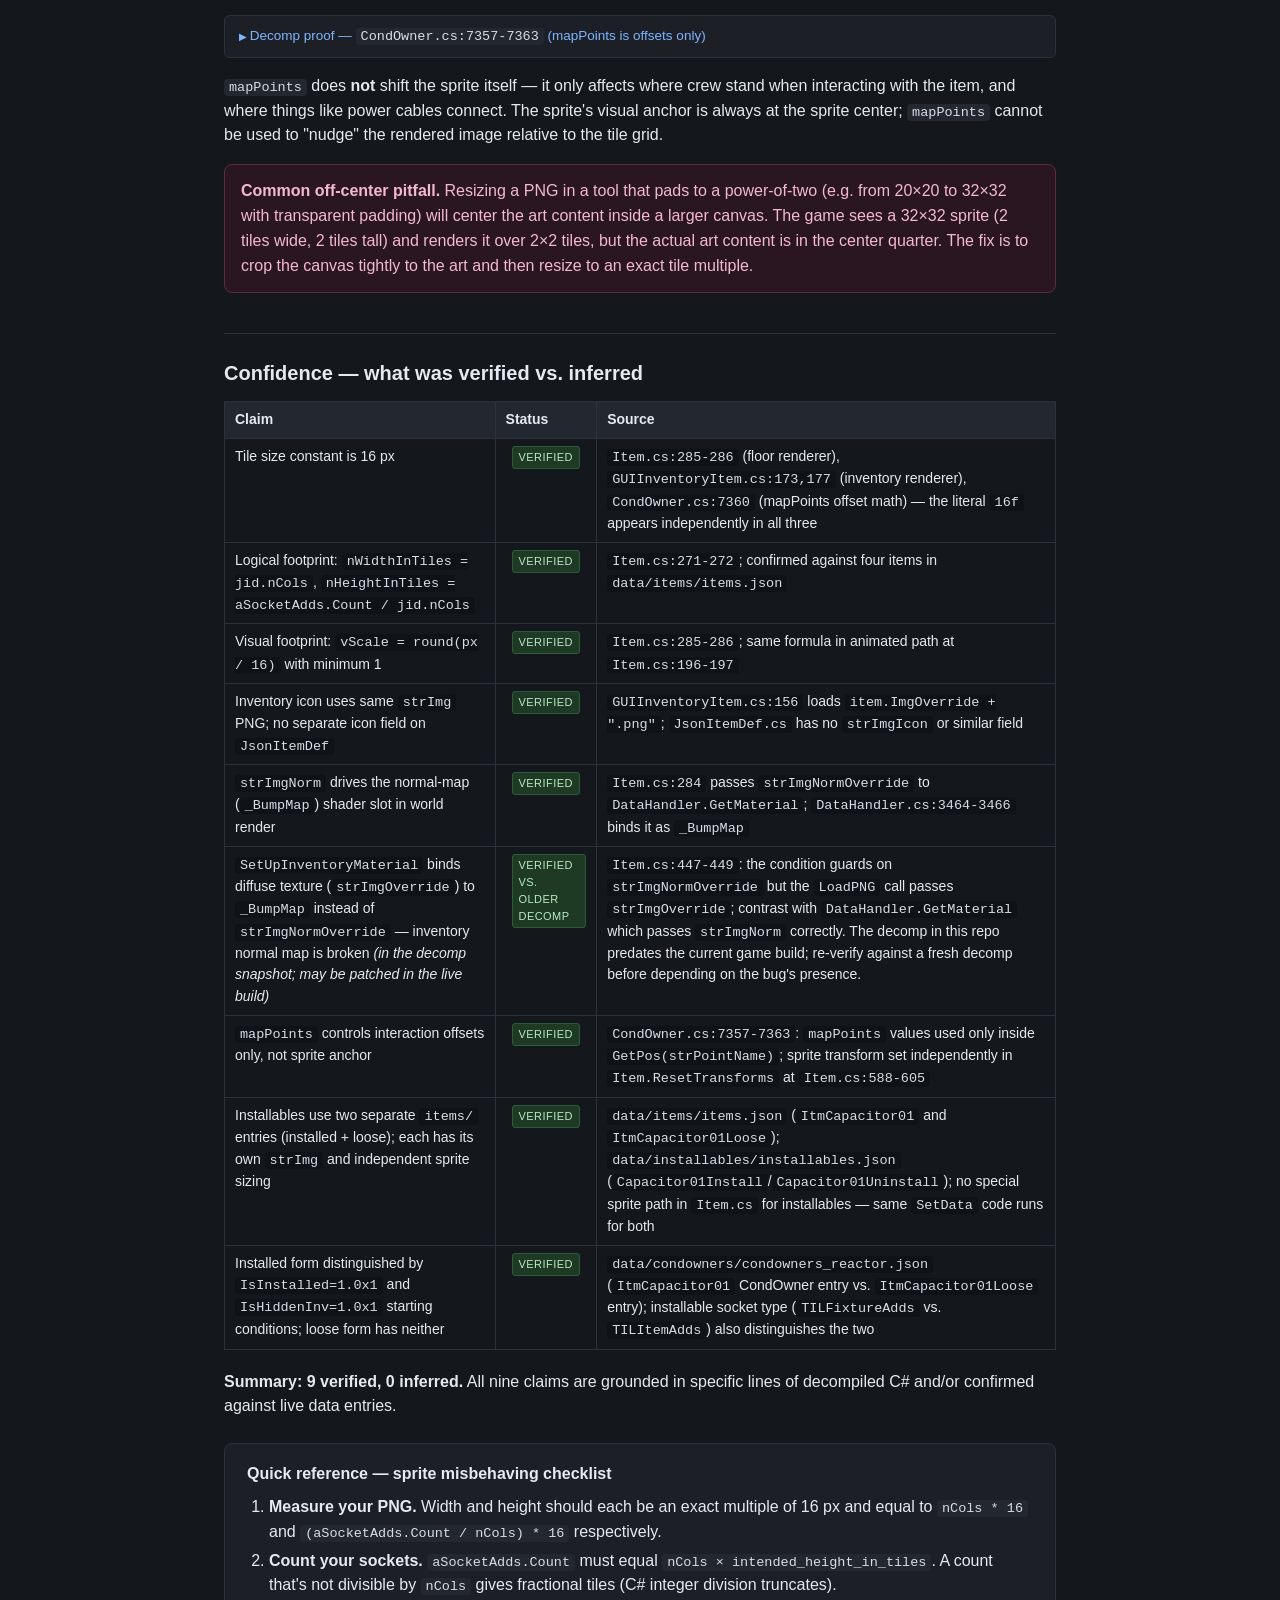
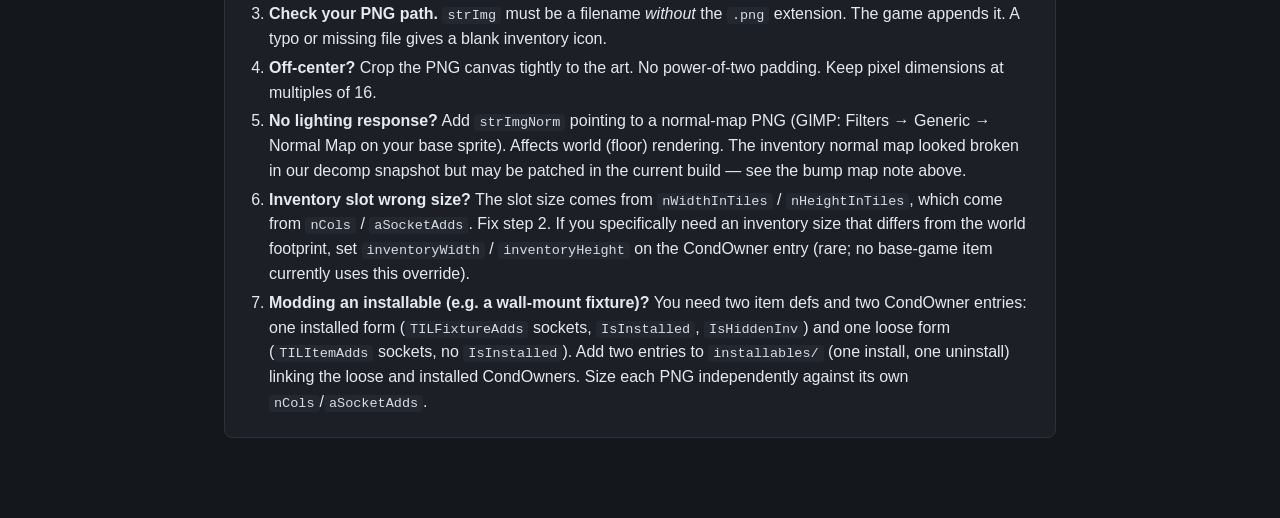
<file: notes/handoff/sprite-scaling-for-item-mods.html>
<!doctype html>
<html lang="en">
<head>
<meta charset="utf-8">
<meta name="viewport" content="width=device-width,initial-scale=1">
<title>Ostranauts sprite scaling for item mods</title>
<style>
  :root {
    --bg: #14171c;
    --panel: #1c2026;
    --panel-2: #232830;
    --ink: #e6e9ef;
    --ink-dim: #aab0bc;
    --rule: #2c323b;
    --accent: #7fb4ff;
    --warn-bg: #3a2a14;
    --warn-bd: #6b4a1c;
    --warn-ink: #ffd89a;
    --good-bg: #16301f;
    --good-bd: #2c5b3c;
    --good-ink: #b9e9c5;
    --pit-bg: #2a1620;
    --pit-bd: #5b2c40;
    --pit-ink: #f3b9d0;
    --code-bg: #0f1217;
    --code-ink: #d8dde5;
  }
  * { box-sizing: border-box; }
  html, body {
    background: var(--bg);
    color: var(--ink);
    font: 16px/1.55 -apple-system, BlinkMacSystemFont, "Segoe UI", Roboto, "Helvetica Neue", Arial, sans-serif;
    margin: 0;
    padding: 0;
  }
  main {
    max-width: 880px;
    margin: 0 auto;
    padding: 40px 24px 80px;
  }
  h1 {
    font-size: 28px;
    margin: 0 0 4px;
    line-height: 1.25;
  }
  h1 + .subtitle {
    color: var(--ink-dim);
    margin: 0 0 32px;
    font-size: 15px;
  }
  h2 {
    font-size: 20px;
    margin: 40px 0 12px;
    padding-top: 24px;
    border-top: 1px solid var(--rule);
  }
  h3 {
    font-size: 16px;
    margin: 24px 0 8px;
    color: var(--ink);
  }
  h4 {
    font-size: 14px;
    margin: 18px 0 6px;
    color: var(--ink-dim);
    text-transform: uppercase;
    letter-spacing: 0.04em;
  }
  p { margin: 0 0 12px; }
  a { color: var(--accent); }
  ul, ol { margin: 0 0 12px; padding-left: 22px; }
  li { margin-bottom: 4px; }
  code {
    font: 13.5px/1.5 ui-monospace, SFMono-Regular, Menlo, Consolas, "Liberation Mono", monospace;
    background: var(--panel-2);
    color: var(--code-ink);
    padding: 1px 5px;
    border-radius: 4px;
  }
  pre {
    background: var(--code-bg);
    color: var(--code-ink);
    padding: 14px 16px;
    border-radius: 6px;
    overflow-x: auto;
    border: 1px solid var(--rule);
    font: 13px/1.55 ui-monospace, SFMono-Regular, Menlo, Consolas, "Liberation Mono", monospace;
    margin: 0 0 16px;
  }
  pre code { background: none; padding: 0; }
  .callout {
    border-radius: 8px;
    padding: 14px 16px;
    margin: 16px 0 24px;
    border: 1px solid var(--rule);
  }
  .callout.warn {
    background: var(--warn-bg);
    border-color: var(--warn-bd);
    color: var(--warn-ink);
  }
  .callout.good {
    background: var(--good-bg);
    border-color: var(--good-bd);
    color: var(--good-ink);
  }
  .callout.pit {
    background: var(--pit-bg);
    border-color: var(--pit-bd);
    color: var(--pit-ink);
  }
  .callout p:last-child { margin-bottom: 0; }
  .callout strong { color: inherit; }
  table {
    border-collapse: collapse;
    width: 100%;
    margin: 8px 0 20px;
    font-size: 14px;
  }
  th, td {
    border: 1px solid var(--rule);
    padding: 7px 10px;
    text-align: left;
    vertical-align: top;
  }
  th {
    background: var(--panel-2);
    color: var(--ink);
    font-weight: 600;
  }
  td code { background: var(--code-bg); }
  .field-list dt {
    font-family: ui-monospace, SFMono-Regular, Menlo, Consolas, "Liberation Mono", monospace;
    font-size: 13.5px;
    color: var(--ink);
    margin-top: 10px;
  }
  .field-list dd {
    margin: 0 0 6px 18px;
    color: var(--ink-dim);
    font-size: 14px;
  }
  .verified {
    display: inline-block;
    font-size: 11px;
    text-transform: uppercase;
    letter-spacing: 0.04em;
    padding: 2px 6px;
    border-radius: 3px;
    margin-left: 6px;
    vertical-align: middle;
  }
  .verified.ok {
    background: #1e3a25;
    color: #b9e9c5;
    border: 1px solid #2c5b3c;
  }
  .verified.inferred {
    background: #2a2218;
    color: #ffd89a;
    border: 1px solid #6b4a1c;
  }
  .back {
    display: inline-block;
    margin-bottom: 24px;
    color: var(--ink-dim);
    text-decoration: none;
    font-size: 13px;
  }
  .back:hover { color: var(--accent); }
  .qr {
    background: var(--panel);
    border: 1px solid var(--rule);
    border-radius: 8px;
    padding: 18px 22px;
    margin: 24px 0 0;
  }
  .qr h3 { margin-top: 0; }
  .qr ol { margin-bottom: 0; }
  details {
    background: var(--panel);
    border: 1px solid var(--rule);
    border-radius: 6px;
    margin: 8px 0 16px;
    padding: 0;
  }
  details[open] { padding-bottom: 4px; }
  details summary {
    cursor: pointer;
    color: var(--accent);
    font-size: 13.5px;
    padding: 10px 14px;
    list-style: none;
    user-select: none;
  }
  details summary::-webkit-details-marker { display: none; }
  details summary::before { content: "\25B6\A0"; font-size: 10px; }
  details[open] summary::before { content: "\25BC\A0"; }
  details pre { margin: 0 14px 10px; }
</style>
</head>
<body>
<main>

<a class="back" href="index.html">&larr; back to handoffs</a>

<h1>Sprite scaling for item mods</h1>
<p class="subtitle">Why your custom item renders too big, off-center, or without an inventory icon &mdash; and how to fix each symptom.</p>

<div class="callout good">
<p><strong>About the decompiled source citations on this page.</strong> Files like <code>decomp/Assembly-CSharp/Item.cs</code> are decompiled C# recovered from the game's <code>Assembly-CSharp.dll</code> via ILSpy/dnSpy. They are ground truth for what fields the game actually reads. The data in <code>data/*.json</code> shows what modders write; the decomp shows what the engine does with it. When the two disagree, decomp wins. When this page cites <code>Item.cs:271</code>, that is the runtime code you would hit if you stepped through the game in a debugger. The JSON example next to it shows what data feeds that code path.</p>
<p><strong>Snapshot caveat:</strong> the decomp in this repo predates the live game build. Structural claims (field names, footprint formulas, file layouts) move slowly and are still trustworthy. Specific engine-bug claims tagged below may have been patched in a more recent build &mdash; verify against your own decomp of the current <code>Assembly-CSharp.dll</code> if you depend on the bug's presence or absence.</p>
</div>

<h2>The three symptoms</h2>

<p>When a custom item's PNG doesn't match what the game expects, you'll see a consistent trio of problems:</p>

<ul>
  <li><strong>Too big on the ship floor.</strong> The item sprite fills several tiles when it should occupy one or two.</li>
  <li><strong>Off-center on the tile.</strong> The item renders shifted relative to its socket footprint.</li>
  <li><strong>No inventory icon, or a stretched/wrong-size icon.</strong> The item shows a blank or garbled cell in inventory grids.</li>
</ul>

<p>All three trace back to a mismatch between two independent measures: the <em>logical footprint</em> (how many inventory-grid tiles the item occupies, derived from your JSON data) and the <em>visual footprint</em> (the pixel size of the source PNG, interpreted against a hard-coded tile-pixel constant). This page covers both, plus the inventory icon and normal-map fields that are easy to miss, and a section on installable items that need a separate sprite for their uninstalled (inventory) form.</p>

<h2>How logical footprint works</h2>

<p>The game reads an item's tile dimensions at load time from two fields on the item's <code>items/</code> entry (the <code>JsonItemDef</code> struct):</p>

<dl class="field-list">
  <dt>nCols</dt>
  <dd>Width in tiles. Integer; defaults to <code>1</code> if omitted. Confirmed in <code>JsonItemDef.cs</code> constructor: <code>this.nCols = 1</code>.</dd>
  <dt>aSocketAdds</dt>
  <dd>Array of loot-table strNames, one entry per body-socket slot. Length of this array divided by <code>nCols</code> gives the height in tiles. Single-tile items have one entry; a 2-tile-tall item has two entries for each column.</dd>
</dl>

<p>The C# that performs this calculation is at <code>Item.cs:271-272</code>:</p>

<pre><code>this.nWidthInTiles  = this.jid.nCols;
this.nHeightInTiles = this.aSocketAdds.Count / this.jid.nCols;
</code></pre>

<details>
  <summary>Decomp proof &mdash; <code>Item.cs:271-272</code></summary>
  <pre><code>// Item.cs lines ~265-272 (inside Item.SetData / load path)
this.bHasSpriteSheet = this.jid.bHasSpriteSheet;
if (this.jid.ctSpriteSheet != null)
{
    this.ctSpriteSheet = DataHandler.GetCondTrigger(this.jid.ctSpriteSheet);
}
this.nWidthInTiles  = this.jid.nCols;
this.nHeightInTiles = this.aSocketAdds.Count / this.jid.nCols;</code></pre>
</details>

<p><strong>No height field in the JSON.</strong> There is no <code>nRows</code> or <code>nHeight</code> key. Height is always inferred from <code>aSocketAdds.Count / nCols</code>. The socket array entries themselves are loot-table names like <code>"TILItemAdds"</code> &mdash; their <em>count</em> is what determines footprint; their <em>values</em> govern what tiles the item may be placed on.</p>

<h3>Canonical examples from <code>data/items/items.json</code></h3>

<table>
  <thead>
    <tr><th>Item</th><th><code>nCols</code></th><th><code>aSocketAdds</code> length</th><th>Logical footprint</th></tr>
  </thead>
  <tbody>
    <tr>
      <td><code>ItmDrinkFlask01</code> (4 L flask)</td>
      <td>1</td>
      <td>1</td>
      <td>1 wide &times; 1 tall</td>
    </tr>
    <tr>
      <td><code>ItmDrinkFlask02</code> (8 L flask)</td>
      <td>1</td>
      <td>2</td>
      <td>1 wide &times; 2 tall</td>
    </tr>
    <tr>
      <td><code>ItmWeaponNightstick02</code></td>
      <td>2</td>
      <td>2</td>
      <td>2 wide &times; 1 tall</td>
    </tr>
  </tbody>
</table>

<div class="callout warn">
<p><strong>Edge case: <code>aSocketAdds</code> is empty.</strong> If you omit <code>aSocketAdds</code> entirely, the C# default is an empty list, so <code>Count / nCols = 0 / 1 = 0</code>. The item will have a 1&times;0 footprint &mdash; it will load but won't fit on any floor tile. Always include at least one socket entry for an item that's supposed to sit in the world.</p>
</div>

<h2>How visual footprint works</h2>

<p>For a static (non-animated, non-sprite-sheet) item, the game computes a scale vector from the source PNG dimensions at load time. The relevant lines are at <code>Item.cs:285-286</code>:</p>

<pre><code>this.vScale.x = (float)Mathf.Max(MathUtils.RoundToInt(
    1f * (float)this.rend.sharedMaterial.GetTexture("_MainTex").width  / 16f), 1);
this.vScale.y = (float)Mathf.Max(MathUtils.RoundToInt(
    1f * (float)this.rend.sharedMaterial.GetTexture("_MainTex").height / 16f), 1);
</code></pre>

<details>
  <summary>Decomp proof &mdash; <code>Item.cs:282-289</code></summary>
  <pre><code>// Item.cs lines ~282-289 (static-sprite path inside Item.SetData)
else
{
    this.rend.sharedMaterial = DataHandler.GetMaterial(this.rend,
        this.strImgOverride, this.strImgNormOverride,
        this.strImgDamagedOverride, this.strDmgColorOverride);
    this.vScale.x = (float)Mathf.Max(MathUtils.RoundToInt(
        1f * (float)this.rend.sharedMaterial.GetTexture("_MainTex").width  / 16f), 1);
    this.vScale.y = (float)Mathf.Max(MathUtils.RoundToInt(
        1f * (float)this.rend.sharedMaterial.GetTexture("_MainTex").height / 16f), 1);
}
this.rend.sharedMaterial.SetVector("_Aspect", new Vector4(
    (float)this.nWidthInTiles, (float)this.nHeightInTiles,
    (float)this.rend.sharedMaterial.GetTexture("_MainTex").width,
    (float)this.rend.sharedMaterial.GetTexture("_MainTex").height));</code></pre>
</details>

<p><strong>The tile size constant is 16 pixels.</strong> The game divides raw PNG width and height by 16 to get the number of tiles the sprite occupies visually. There is no config variable for this &mdash; it is a hard-coded integer literal throughout the rendering code. (The same constant appears in the inventory renderer at <code>GUIInventoryItem.cs:173,177</code> and in the <code>GetPos</code> offset math at <code>CondOwner.cs:7360</code>.)</p>

<p>So for a sprite to display as an <em>N</em>&times;<em>M</em> tile item:</p>

<pre><code>PNG width  = N * 16 px
PNG height = M * 16 px
</code></pre>

<p>A 1&times;1 item needs a 16&times;16 PNG. A 2&times;1 item needs a 32&times;16 PNG. A 1&times;2 item needs a 16&times;32 PNG.</p>

<div class="callout good">
<p><strong>The <code>_Aspect</code> shader vector.</strong> Immediately after computing <code>vScale</code>, the game also calls <code>material.SetVector("_Aspect", ...)</code> with both the logical dimensions (<code>nWidthInTiles</code>, <code>nHeightInTiles</code>) and the raw pixel dimensions. The shader uses this vector to correctly tile and position the texture within the logical footprint. If <code>vScale</code> and the logical dimensions agree, everything lines up. When they diverge, the shader sees inconsistent inputs and the sprite renders too large or clipped.</p>
</div>

<h2>The two ways sprite size goes wrong</h2>

<h3>Symptom 1: PNG too big</h3>

<p>Your PNG is, say, 64&times;64 pixels. The game divides by 16 and gets a <code>vScale</code> of (4, 4) &mdash; a 4&times;4-tile visual footprint. But your item's <code>aSocketAdds</code> has one entry (<code>nWidthInTiles = 1</code>, <code>nHeightInTiles = 1</code>), so the <code>_Aspect</code> vector says 1&times;1. The shader stretches a 64&times;64 texture across a 1-tile cell, and the item renders giant.</p>

<p><strong>Fix:</strong> Resize the PNG so its pixel dimensions match the intended logical footprint:</p>

<pre><code>target PNG width  = nCols                         * 16 px
target PNG height = (aSocketAdds.Count / nCols)   * 16 px
</code></pre>

<p>For a standard single-slot item: 16&times;16 px. For a 2-wide weapon: 32&times;16 px.</p>

<h3>Symptom 2: Logical footprint wrong</h3>

<p>The opposite: your PNG is the right size but you forgot to set <code>nCols</code> or <code>aSocketAdds</code> to match the intended footprint. The item visually occupies 1 tile but its socket array says it's 2&times;1, so it won't fit into 1-tile-wide inventory slots.</p>

<p><strong>Fix:</strong> Audit <code>nCols</code> and <code>aSocketAdds.Count</code> together. The relationship must be:</p>

<pre><code>nCols == intended width in tiles
aSocketAdds.Count == nCols * (intended height in tiles)
</code></pre>

<p>If you want a 2-wide, 1-tall item: set <code>"nCols": 2</code> and supply exactly 2 entries in <code>aSocketAdds</code>.</p>

<div class="callout pit">
<p><strong>Asymmetric mistake.</strong> A common trap is to set <code>"nCols": 2</code> but only include one socket entry. <code>Count / nCols = 1 / 2 = 0</code> (integer division rounds down). The item gets a zero-height footprint, which makes it impossible to place and will produce silent failures, not obvious error messages.</p>
</div>

<h2>Installables &mdash; two items, two sprites</h2>

<p>Wall-mounted fixtures &mdash; capacitors, pipes, light fixtures, reactor modules &mdash; exist in two separate <code>condowners/</code> entries with two separate <code>items/</code> item definitions. Neither entry is the "primary" one. They are genuinely different objects that the install/uninstall system swaps between.</p>

<ul>
  <li>The <strong>installed form</strong> is the wall-mounted object. Its <code>aSocketAdds</code> entries use fixture-type sockets (<code>"TILFixtureAdds"</code>, <code>"TILFixtureAdds"</code>, etc.) and its starting conditions include <code>IsInstalled=1.0x1</code> and <code>IsHiddenInv=1.0x1</code>. <code>IsHiddenInv</code> prevents it from showing as a loose item in inventory UIs. This entry drives the world sprite &mdash; the form you see bolted to the wall.</li>
  <li>The <strong>loose form</strong> is the same physical object once uninstalled. Its <code>aSocketAdds</code> entries use floor-placement sockets (<code>"TILItemAdds"</code>), it can be picked up and carried, and its sprite is typically a compact "folded" or side-on representation sized to fit comfortably in an inventory slot. The loose form has <strong>no <code>IsInstalled</code> or <code>IsHiddenInv</code> condition</strong>.</li>
</ul>

<p>The install/uninstall transition is mediated by an entry in <code>data/installables/installables.json</code> (deserialized as <code>JsonInstallable</code>). An installable record ties the two forms together: <code>strActionCO</code> names the loose CondOwner, <code>aLootCOs</code> names the installed CondOwner that replaces it, and <code>strStartInstall</code> names the installed item definition used to position the installed form on the ship grid.</p>

<p>Neither form uses a special sprite field &mdash; each uses the standard <code>strImg</code> on its own <code>JsonItemDef</code>. The sprite scaling rules (<code>nCols &times; 16</code> px wide, <code>aSocketAdds.Count / nCols &times; 16</code> px tall) apply independently to each form.</p>

<h3>Worked example: fusion reactor capacitor</h3>

<p>The fusion reactor capacitor is the clearest example in the base game data. Its two entries are in <code>data/items/items.json</code> and <code>data/condowners/condowners_reactor.json</code>:</p>

<p><strong>Installed form &mdash; <code>ItmCapacitor01</code></strong></p>

<pre><code>{
  "strName"       : "ItmCapacitor01",
  "strImg"        : "ItmCapacitor01",
  "strImgNorm"    : "ItmCapacitor01n",
  "nCols"         : 2,
  "aSocketAdds"   : [
    "TILFixtureAdds", "TILFixtureAdds",
    "TILFixtureAdds", "TILFixtureAdds",
    "TILFixtureAdds", "Blank",
    "TILFixtureAdds", "Blank",
    "TILFusionReactorPartsFixtureAdds", "Blank"
  ]
}</code></pre>

<ul>
  <li><code>nCols = 2</code>, <code>aSocketAdds.Count = 10</code> &rarr; logical footprint <strong>2 wide &times; 5 tall</strong>, so the installed-form PNG must be <strong>32 &times; 80 px</strong>.</li>
  <li>Socket type: <code>TILFixtureAdds</code> &mdash; fixture-mount tiles only. This form cannot be dragged into a cargo bay; it can only be placed on a ship wall by the install interaction.</li>
</ul>

<p>The matching <code>condowners_reactor.json</code> entry starts with <code>IsInstalled=1.0x1</code> and <code>IsHiddenInv=1.0x1</code>, which keep it invisible to the inventory UI while mounted.</p>

<p><strong>Loose form &mdash; <code>ItmCapacitor01Loose</code></strong></p>

<pre><code>{
  "strName"       : "ItmCapacitor01Loose",
  "strImg"        : "ItmCapacitor01Loose",
  "strImgNorm"    : "ItmCapacitor01Loosen",
  "nCols"         : 2,
  "aSocketAdds"   : [
    "TILItemAdds", "TILItemAdds",
    "TILItemAdds", "TILItemAdds",
    "TILItemAdds", "TILItemAdds"
  ]
}</code></pre>

<ul>
  <li><code>nCols = 2</code>, <code>aSocketAdds.Count = 6</code> &rarr; logical footprint <strong>2 wide &times; 3 tall</strong>, so the loose-form PNG must be <strong>32 &times; 48 px</strong>.</li>
  <li>Socket type: <code>TILItemAdds</code> &mdash; floor tiles. This form can be set down, picked up, and moved freely.</li>
</ul>

<p>The installable record connecting them is in <code>data/installables/installables.json</code>:</p>

<pre><code>{ "strName": "Capacitor01Install",
  "strActionCO": "ItmCapacitor01Loose",
  "aLootCOs": [ "ItmCapacitor01" ],
  "strStartInstall": "ItmCapacitor01",
  "strJobType": "install", ... }

{ "strName": "Capacitor01Uninstall",
  "strActionCO": "ItmCapacitor01",
  "aLootCOs": [ "ItmCapacitor01Loose" ],
  "strJobType": "uninstall", ... }</code></pre>

<div class="callout warn">
<p><strong>The sprite scaling formula is the same for both forms.</strong> There is no separate sprite-scaling code path for installable items. Both the installed and the loose form go through the same <code>Item.SetData</code> load path at <code>Item.cs:271-272</code> and <code>Item.cs:285-286</code>. The only difference is which socket type each form's <code>aSocketAdds</code> references &mdash; fixture sockets vs. floor sockets &mdash; and which entry has <code>IsInstalled</code> / <code>IsHiddenInv</code> in its starting conditions.</p>
</div>

<h3>What to do when modding an installable</h3>

<ol>
  <li>Create <strong>two</strong> <code>items/</code> entries and <strong>two</strong> <code>condowners/</code> entries: one installed form (fixture sockets, <code>IsInstalled</code>, <code>IsHiddenInv</code>), one loose form (floor sockets, pickup/drop interactions).</li>
  <li>Create <strong>two</strong> <code>installables/</code> entries: one <code>strJobType: "install"</code> and one <code>strJobType: "uninstall"</code>, linking the loose CondOwner to the installed CondOwner and back.</li>
  <li>Size each PNG independently. The installed form's PNG should match its wall-mount footprint (<code>nCols &times; 16</code> wide, socket-count-rows &times; 16 tall); the loose form's PNG should match its carry/inventory footprint, which is typically smaller.</li>
  <li>Both entries can have their own <code>strImgNorm</code>. The loose form often uses the same normal map as the installed form (as the capacitor does: both reference <code>ItmCapacitor01n</code> / <code>ItmCapacitor01Loosen</code>), but they can differ.</li>
</ol>

<h2>Inventory icon</h2>

<p>The inventory icon is <em>not</em> a separate sprite field. The inventory grid renders the same <code>strImg</code> PNG that the floor view uses, loaded via <code>item.ImgOverride</code> (which defaults to <code>jid.strImg</code>). The rendered size in the inventory grid is determined at <code>GUIInventoryItem.cs:154-182</code>:</p>

<ol>
  <li>Start from the raw PNG width/height.</li>
  <li>If the item's CondOwner definition (in <code>data/condowners/condowners.json</code>) has a non-zero <code>inventoryWidth</code> or <code>inventoryHeight</code>, override the pixel count: <code>num = inventoryWidth * 16</code> (same 16-px constant). Then pass those dimensions to the <code>_Aspect</code> shader vector.</li>
  <li>If both <code>inventoryWidth</code> and <code>inventoryHeight</code> are zero or absent (the common case &mdash; no base-game item in the current data uses these fields), the inventory falls back to the raw texture dimensions.</li>
</ol>

<p>The grid slot size itself comes from <code>GUIInventoryItem.GetWidthHeightForCO</code> (<code>GUIInventoryItem.cs:18-37</code>): it starts with <code>item.nWidthInTiles</code> / <code>nHeightInTiles</code>, then overrides with <code>inventoryWidth</code> / <code>inventoryHeight</code> from the CondOwner def if set.</p>

<details>
  <summary>Decomp proof &mdash; <code>GUIInventoryItem.cs:156</code> (no separate icon field)</summary>
  <pre><code>// GUIInventoryItem.cs:154-157 (inside DrawItem)
// Inventory renders from item.ImgOverride, which is jid.strImg
// No strImgIcon or strImgInventory field exists on JsonItemDef.
texture = DataHandler.LoadPNG(item.ImgOverride + ".png", false, false);
material.SetTexture("_MainTex", texture);</code></pre>
</details>

<div class="callout warn">
<p><strong>If your item has no inventory icon.</strong> The most common cause is that <code>strImg</code> in the item def resolves to a file that doesn't exist, or resolves to <code>"blank"</code>. The game calls <code>DataHandler.LoadPNG(item.ImgOverride + ".png")</code> &mdash; the <code>.png</code> extension is appended automatically; don't include it in <code>strImg</code>. If the file is missing, the texture load silently returns a blank and the inventory slot appears empty.</p>
</div>

<dl class="field-list">
  <dt>strImg</dt>
  <dd>On the <code>items/</code> entry (<code>JsonItemDef</code>). Path to the PNG without extension. Used for both the floor render and the inventory icon. Example: <code>"strImg": "ItmDrinkFlask01"</code> loads <code>ItmDrinkFlask01.png</code>.</dd>
  <dt>inventoryWidth / inventoryHeight</dt>
  <dd>On the <code>condowners/</code> entry (<code>JsonCondOwner</code>). Optional override for the inventory grid slot size, in tiles. Rarely needed &mdash; only set these if you want the inventory representation to differ from what the PNG dimensions imply. Zero (or absent) means "use the PNG dimensions."</dd>
</dl>

<h2>strImgNorm &mdash; the normal map</h2>

<p><code>strImgNorm</code> is the field on <code>JsonItemDef</code> (in your <code>items/</code> entry) that points to the normal-map texture. The game passes it to <code>DataHandler.GetMaterial</code> alongside <code>strImg</code>, and the shader reads it as the <code>_BumpMap</code> texture to compute per-pixel lighting direction. Without it, the item renders with flat lighting.</p>

<details>
  <summary>Decomp proof &mdash; <code>DataHandler.cs:3464-3468</code> (world render BumpMap binding)</summary>
  <pre><code>// DataHandler.cs:3461-3468 (inside DataHandler.GetMaterial)
material.SetTexture("_MainTex", DataHandler.LoadPNG(strImg + ".png", false, false));
material.mainTextureScale  = new Vector2(1f, 1f);
material.mainTextureOffset = default(Vector2);
if (strImgNorm != "blank")
{
    material.SetTexture("_BumpMap", DataHandler.LoadPNG(strImgNorm + ".png", true, false));
    material.SetTextureScale("_BumpMap",  new Vector2(1f, 1f));
    material.SetTextureOffset("_BumpMap", default(Vector2));
}</code></pre>
</details>

<p>The field is <strong>optional.</strong> If you omit <code>strImgNorm</code> or set it to <code>"blank"</code>, the item will still render; it just won't respond to the ship's dynamic lighting the way vanilla items do. For quick prototyping, you can skip it entirely and add it later.</p>

<div class="callout pit">
<p><strong>Inventory bump map bug (verified against an older decomp &mdash; may be patched in the live build).</strong> In the decomp snapshot this repo holds, <code>Item.SetUpInventoryMaterial</code> at <code>Item.cs:447-449</code> correctly checks whether <code>strImgNormOverride</code> is set, but then loads the wrong file: it loads <code>strImgOverride</code> (your diffuse texture) as the <code>_BumpMap</code> instead of <code>strImgNormOverride</code>. The world-render path (<code>DataHandler.GetMaterial</code>) does this correctly. The inventory path does not.</p>
<p>In practice for that snapshot: even when you set <code>strImgNorm</code>, the inventory icon receives <strong>no functional normal map</strong> &mdash; the <code>_BumpMap</code> slot is just a second copy of the diffuse texture, which is a degenerate flat normal. Set <code>strImgNorm</code> for the benefit of the world (floor) rendering; expect no extra per-pixel shading from it in the inventory view.</p>
<p><strong>Patch status unknown.</strong> The game has received patches since this decomp was taken. If you care whether the inventory normal map actually works in your current build, decompile your local <code>Assembly-CSharp.dll</code> and re-check <code>Item.SetUpInventoryMaterial</code> &mdash; the fix would be a one-line change from <code>strImgOverride</code> to <code>strImgNormOverride</code> on the <code>LoadPNG</code> call.</p>
</div>

<details>
  <summary>Decomp proof &mdash; <code>Item.cs:447-449</code> (inventory bump map bug)</summary>
  <pre><code>// Item.cs:447-449 (inside Item.SetUpInventoryMaterial)
if (this.strImgNormOverride != "blank" && this.strImgNormOverride != "" && this.strImgNormOverride != null)
{
    // BUG: loads strImgOverride (the diffuse texture) instead of strImgNormOverride
    material.SetTexture("_BumpMap", DataHandler.LoadPNG(this.strImgOverride + ".png", false, false));
}

// Compare: DataHandler.GetMaterial (world render, correct):
// material.SetTexture("_BumpMap", DataHandler.LoadPNG(strImgNorm + ".png", true, false));</code></pre>
</details>

<p>When you are ready to add a normal map, the standard workflow (used for all vanilla assets) is:</p>

<ol>
  <li>Open your <code>strImg</code> PNG in GIMP.</li>
  <li>Go to <strong>Filters &rarr; Generic &rarr; Normal Map</strong>.</li>
  <li>Adjust depth to taste (vanilla items typically use modest depth values so the lighting reads subtly). Export as a separate PNG.</li>
  <li>Set <code>"strImgNorm": "&lt;your-normal-map-filename-without-extension&gt;"</code> in the item def.</li>
</ol>

<div class="callout good">
<p><strong>Naming convention.</strong> Vanilla items follow the pattern <code>&lt;strImg&gt;n</code> for the normal map: <code>ItmDrinkFlask01</code> &rarr; <code>ItmDrinkFlask01n</code>. This is convention only &mdash; the field is a free path &mdash; but matching it keeps your mod's asset folder readable.</p>
</div>

<h2>Off-center rendering and mapPoints</h2>

<p>The floor render positions the item's GameObject at the world coordinates <code>(fX, fY)</code> from the ship JSON, then sets <code>localScale</code> to <code>(vScale.x, vScale.y, 1)</code> (<code>Item.cs:591-593</code>). The origin of a Unity sprite is the center of its renderer bounds &mdash; so a 16&times;16 sprite on a 1&times;1-tile cell is centered on the tile grid point. A 32&times;16 sprite is centered on the midpoint between its two tile columns.</p>

<p><strong>What causes off-center rendering.</strong> If your PNG is not an integer multiple of 16 px in each dimension, the <code>MathUtils.RoundToInt(... / 16f)</code> call rounds to the nearest integer tile count. A 20-px-wide sprite rounds to 1 tile of visual scale (20/16 = 1.25, rounds to 1), so the extra 4 px get cropped. A 24-px sprite rounds to 2 tiles (24/16 = 1.5, rounds to 2), so it renders at 2-tile width with most pixels unused &mdash; both cases look "off" in different ways. Keep PNG dimensions to exact multiples of 16.</p>

<p><strong>mapPoints &mdash; named interaction offsets.</strong> The <code>mapPoints</code> field (on the <code>JsonItemDef</code> entry, and also on <code>JsonCondOwner</code> entries) defines named pixel offsets from the item's world position. Each entry is a comma-separated string <code>"name,x,y"</code> where <code>x</code> and <code>y</code> are in pixels relative to the item's center, divided by 16 to convert to world units (<code>CondOwner.cs:7360</code>). For example, <code>"use,24,0"</code> places the "use" interaction point 24 px (1.5 tiles) to the right of center.</p>

<details>
  <summary>Decomp proof &mdash; <code>CondOwner.cs:7357-7363</code> (mapPoints is offsets only)</summary>
  <pre><code>// CondOwner.cs:7357-7363 (inside CondOwner.GetPos)
// mapPoints values are used ONLY to offset interaction points.
// The sprite transform is set independently in Item.ResetTransforms.
foreach (string entry in this.mapPoints)
{
    string[] parts = entry.Split(',');
    if (parts[0] == strPointName)
        return new Vector2(float.Parse(parts[1]) / 16f, float.Parse(parts[2]) / 16f);
}</code></pre>
</details>

<p><code>mapPoints</code> does <strong>not</strong> shift the sprite itself &mdash; it only affects where crew stand when interacting with the item, and where things like power cables connect. The sprite's visual anchor is always at the sprite center; <code>mapPoints</code> cannot be used to "nudge" the rendered image relative to the tile grid.</p>

<div class="callout pit">
<p><strong>Common off-center pitfall.</strong> Resizing a PNG in a tool that pads to a power-of-two (e.g. from 20&times;20 to 32&times;32 with transparent padding) will center the art content inside a larger canvas. The game sees a 32&times;32 sprite (2 tiles wide, 2 tiles tall) and renders it over 2&times;2 tiles, but the actual art content is in the center quarter. The fix is to crop the canvas tightly to the art and then resize to an exact tile multiple.</p>
</div>

<h2>Confidence &mdash; what was verified vs. inferred</h2>

<table>
  <thead>
    <tr><th>Claim</th><th>Status</th><th>Source</th></tr>
  </thead>
  <tbody>
    <tr>
      <td>Tile size constant is 16 px</td>
      <td><span class="verified ok">verified</span></td>
      <td><code>Item.cs:285-286</code> (floor renderer), <code>GUIInventoryItem.cs:173,177</code> (inventory renderer), <code>CondOwner.cs:7360</code> (mapPoints offset math) &mdash; the literal <code>16f</code> appears independently in all three</td>
    </tr>
    <tr>
      <td>Logical footprint: <code>nWidthInTiles = jid.nCols</code>, <code>nHeightInTiles = aSocketAdds.Count / jid.nCols</code></td>
      <td><span class="verified ok">verified</span></td>
      <td><code>Item.cs:271-272</code>; confirmed against four items in <code>data/items/items.json</code></td>
    </tr>
    <tr>
      <td>Visual footprint: <code>vScale = round(px / 16)</code> with minimum 1</td>
      <td><span class="verified ok">verified</span></td>
      <td><code>Item.cs:285-286</code>; same formula in animated path at <code>Item.cs:196-197</code></td>
    </tr>
    <tr>
      <td>Inventory icon uses same <code>strImg</code> PNG; no separate icon field on <code>JsonItemDef</code></td>
      <td><span class="verified ok">verified</span></td>
      <td><code>GUIInventoryItem.cs:156</code> loads <code>item.ImgOverride + ".png"</code>; <code>JsonItemDef.cs</code> has no <code>strImgIcon</code> or similar field</td>
    </tr>
    <tr>
      <td><code>strImgNorm</code> drives the normal-map (<code>_BumpMap</code>) shader slot in world render</td>
      <td><span class="verified ok">verified</span></td>
      <td><code>Item.cs:284</code> passes <code>strImgNormOverride</code> to <code>DataHandler.GetMaterial</code>; <code>DataHandler.cs:3464-3466</code> binds it as <code>_BumpMap</code></td>
    </tr>
    <tr>
      <td><code>SetUpInventoryMaterial</code> binds diffuse texture (<code>strImgOverride</code>) to <code>_BumpMap</code> instead of <code>strImgNormOverride</code> &mdash; inventory normal map is broken <em>(in the decomp snapshot; may be patched in the live build)</em></td>
      <td><span class="verified ok">verified vs. older decomp</span></td>
      <td><code>Item.cs:447-449</code>: the condition guards on <code>strImgNormOverride</code> but the <code>LoadPNG</code> call passes <code>strImgOverride</code>; contrast with <code>DataHandler.GetMaterial</code> which passes <code>strImgNorm</code> correctly. The decomp in this repo predates the current game build; re-verify against a fresh decomp before depending on the bug's presence.</td>
    </tr>
    <tr>
      <td><code>mapPoints</code> controls interaction offsets only, not sprite anchor</td>
      <td><span class="verified ok">verified</span></td>
      <td><code>CondOwner.cs:7357-7363</code>: <code>mapPoints</code> values used only inside <code>GetPos(strPointName)</code>; sprite transform set independently in <code>Item.ResetTransforms</code> at <code>Item.cs:588-605</code></td>
    </tr>
    <tr>
      <td>Installables use two separate <code>items/</code> entries (installed + loose); each has its own <code>strImg</code> and independent sprite sizing</td>
      <td><span class="verified ok">verified</span></td>
      <td><code>data/items/items.json</code> (<code>ItmCapacitor01</code> and <code>ItmCapacitor01Loose</code>); <code>data/installables/installables.json</code> (<code>Capacitor01Install</code>/<code>Capacitor01Uninstall</code>); no special sprite path in <code>Item.cs</code> for installables &mdash; same <code>SetData</code> code runs for both</td>
    </tr>
    <tr>
      <td>Installed form distinguished by <code>IsInstalled=1.0x1</code> and <code>IsHiddenInv=1.0x1</code> starting conditions; loose form has neither</td>
      <td><span class="verified ok">verified</span></td>
      <td><code>data/condowners/condowners_reactor.json</code> (<code>ItmCapacitor01</code> CondOwner entry vs. <code>ItmCapacitor01Loose</code> entry); installable socket type (<code>TILFixtureAdds</code> vs. <code>TILItemAdds</code>) also distinguishes the two</td>
    </tr>
  </tbody>
</table>

<p><strong>Summary: 9 verified, 0 inferred.</strong> All nine claims are grounded in specific lines of decompiled C# and/or confirmed against live data entries.</p>

<div class="qr">
<h3>Quick reference &mdash; sprite misbehaving checklist</h3>
<ol>
  <li><strong>Measure your PNG.</strong> Width and height should each be an exact multiple of 16 px and equal to <code>nCols * 16</code> and <code>(aSocketAdds.Count / nCols) * 16</code> respectively.</li>
  <li><strong>Count your sockets.</strong> <code>aSocketAdds.Count</code> must equal <code>nCols &times; intended_height_in_tiles</code>. A count that's not divisible by <code>nCols</code> gives fractional tiles (C# integer division truncates).</li>
  <li><strong>Check your PNG path.</strong> <code>strImg</code> must be a filename <em>without</em> the <code>.png</code> extension. The game appends it. A typo or missing file gives a blank inventory icon.</li>
  <li><strong>Off-center?</strong> Crop the PNG canvas tightly to the art. No power-of-two padding. Keep pixel dimensions at multiples of 16.</li>
  <li><strong>No lighting response?</strong> Add <code>strImgNorm</code> pointing to a normal-map PNG (GIMP: Filters &rarr; Generic &rarr; Normal Map on your base sprite). Affects world (floor) rendering. The inventory normal map looked broken in our decomp snapshot but may be patched in the current build &mdash; see the bump map note above.</li>
  <li><strong>Inventory slot wrong size?</strong> The slot size comes from <code>nWidthInTiles</code> / <code>nHeightInTiles</code>, which come from <code>nCols</code> / <code>aSocketAdds</code>. Fix step 2. If you specifically need an inventory size that differs from the world footprint, set <code>inventoryWidth</code> / <code>inventoryHeight</code> on the CondOwner entry (rare; no base-game item currently uses this override).</li>
  <li><strong>Modding an installable (e.g. a wall-mount fixture)?</strong> You need two item defs and two CondOwner entries: one installed form (<code>TILFixtureAdds</code> sockets, <code>IsInstalled</code>, <code>IsHiddenInv</code>) and one loose form (<code>TILItemAdds</code> sockets, no <code>IsInstalled</code>). Add two entries to <code>installables/</code> (one install, one uninstall) linking the loose and installed CondOwners. Size each PNG independently against its own <code>nCols</code>/<code>aSocketAdds</code>.</li>
</ol>
</div>

</main>
</body>
</html>
</file>
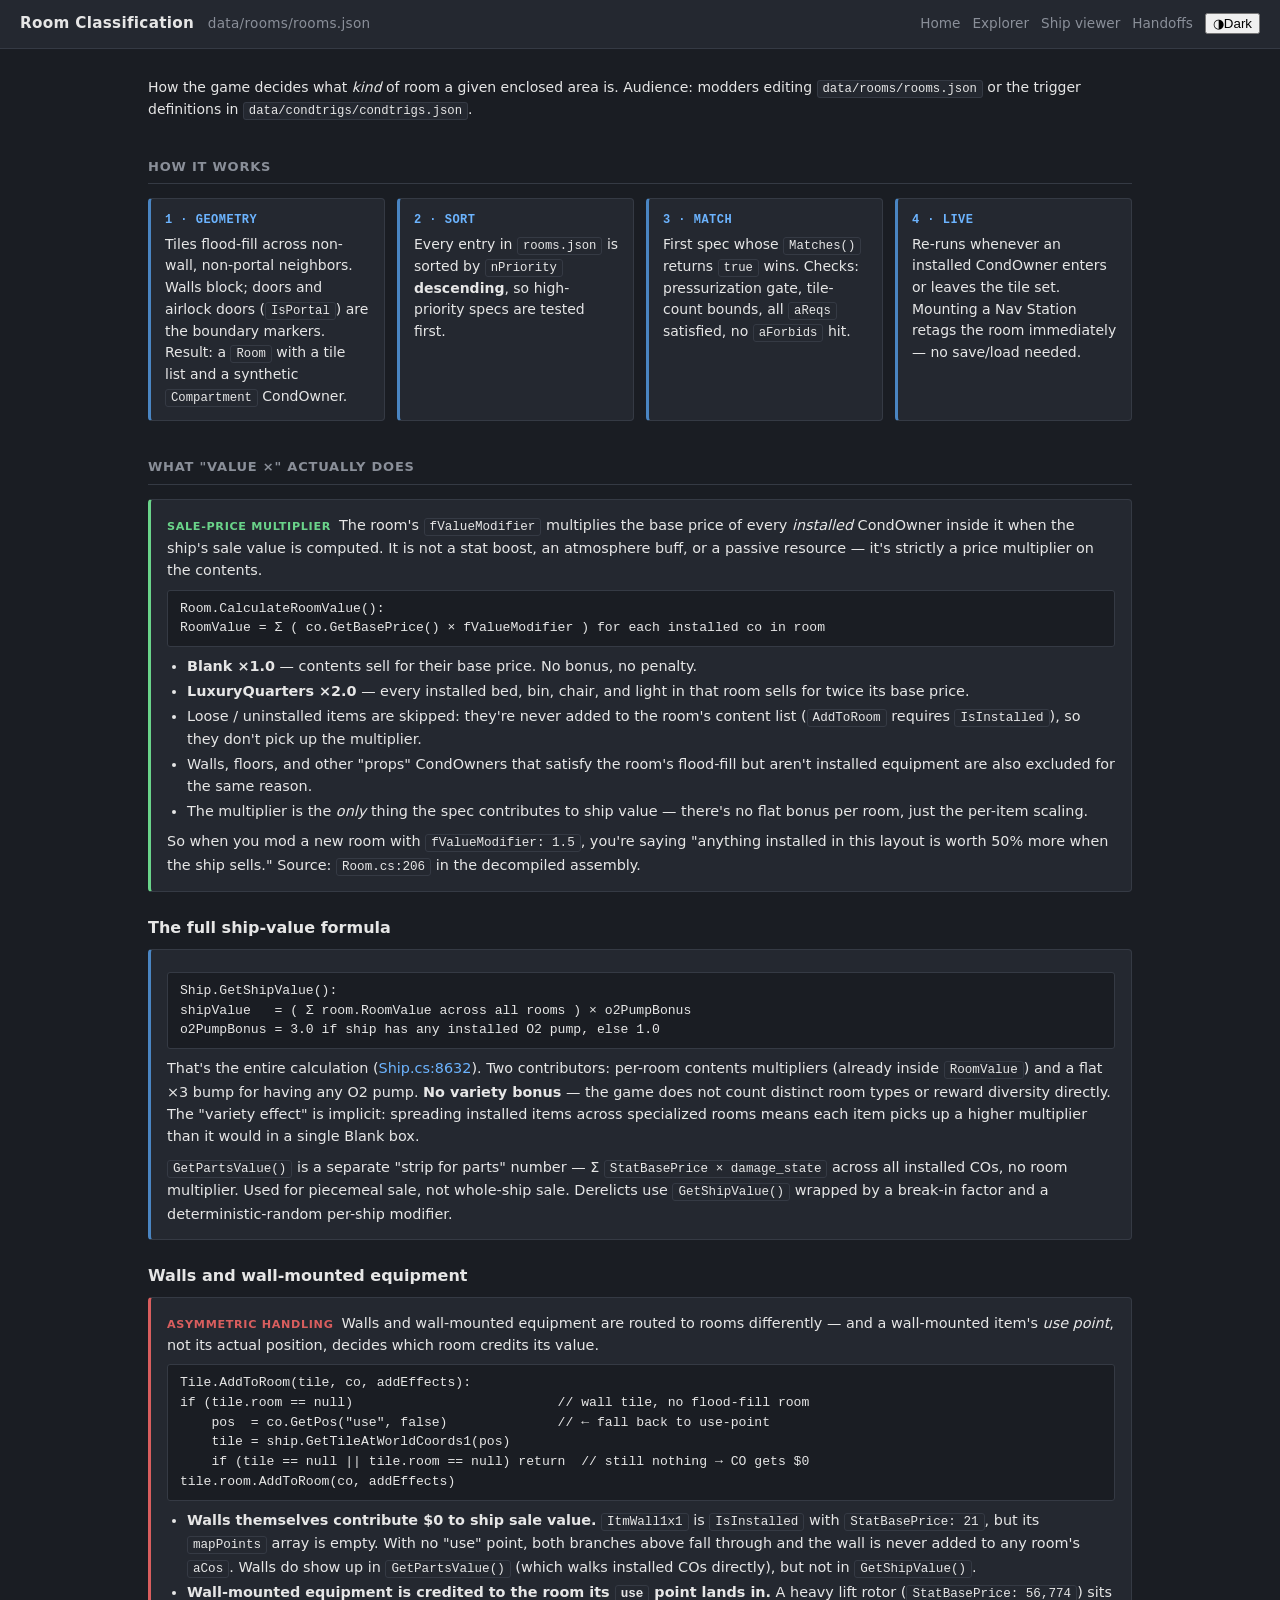
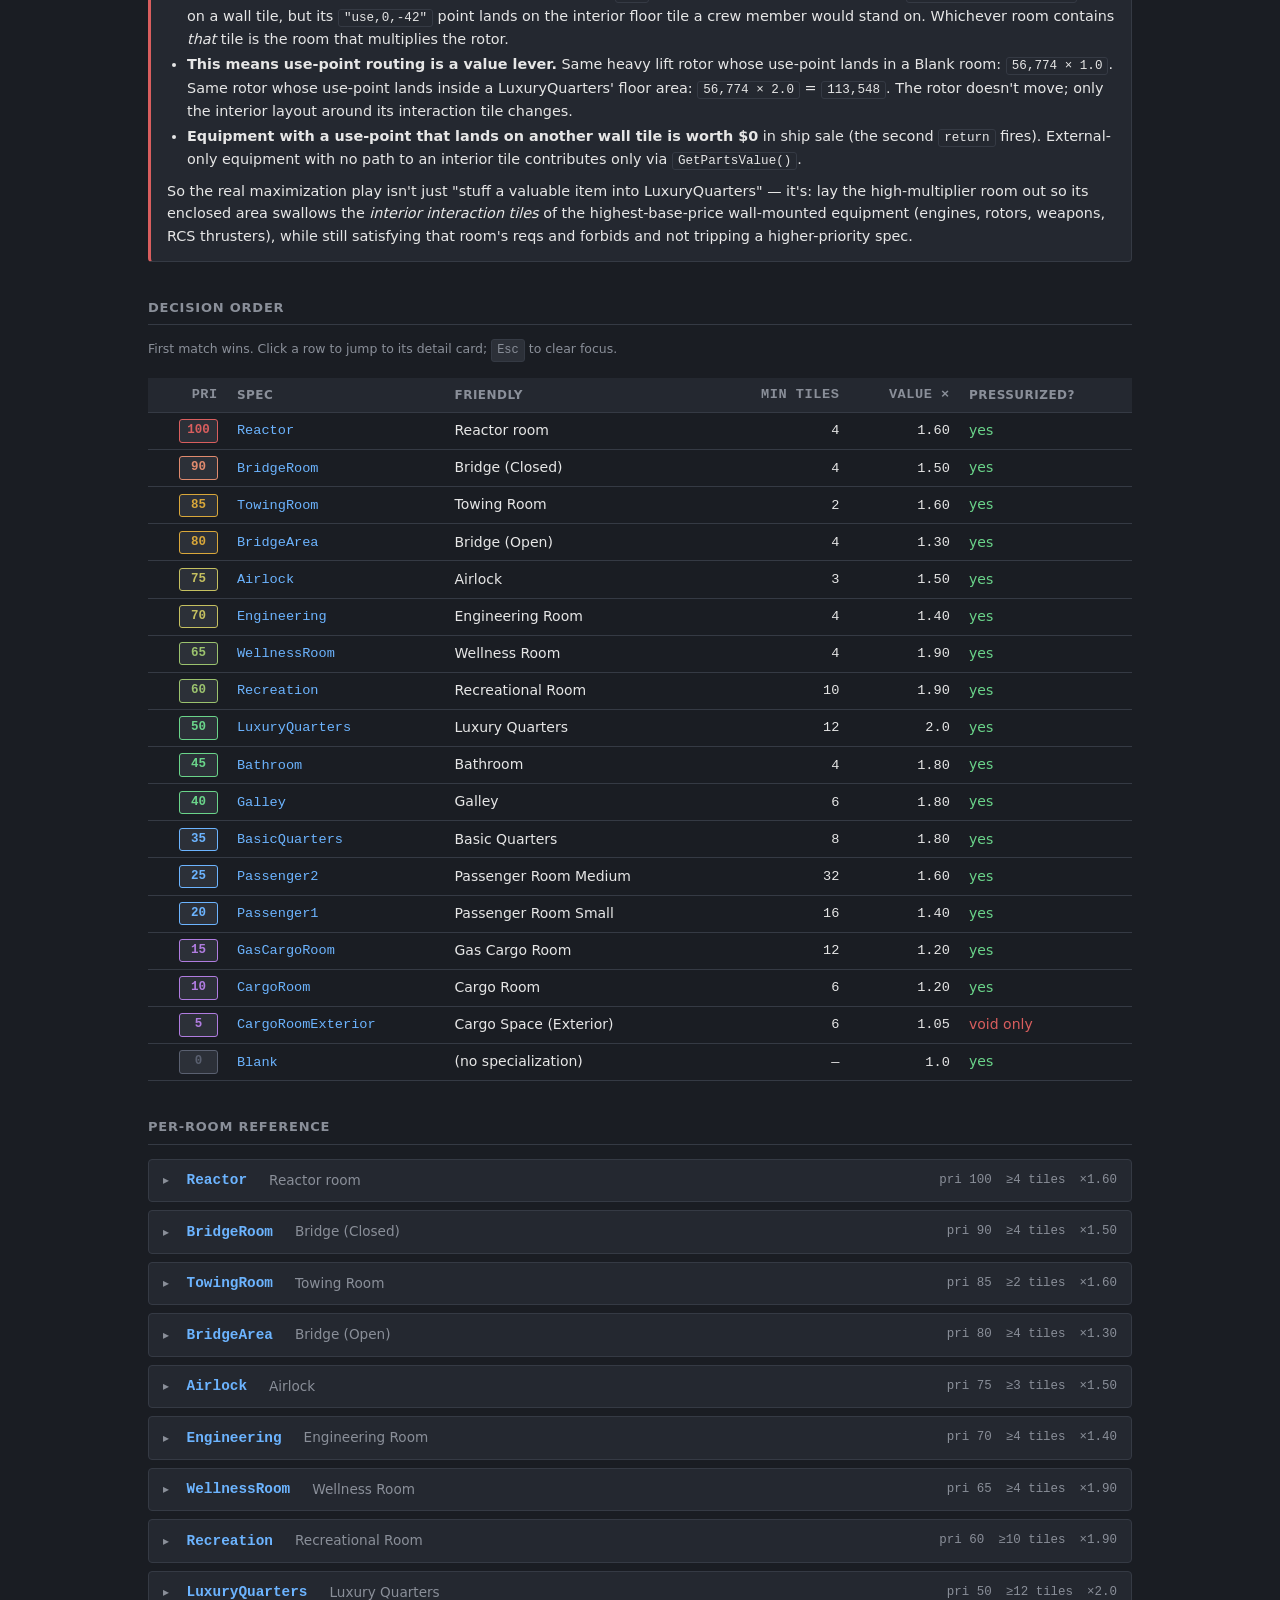
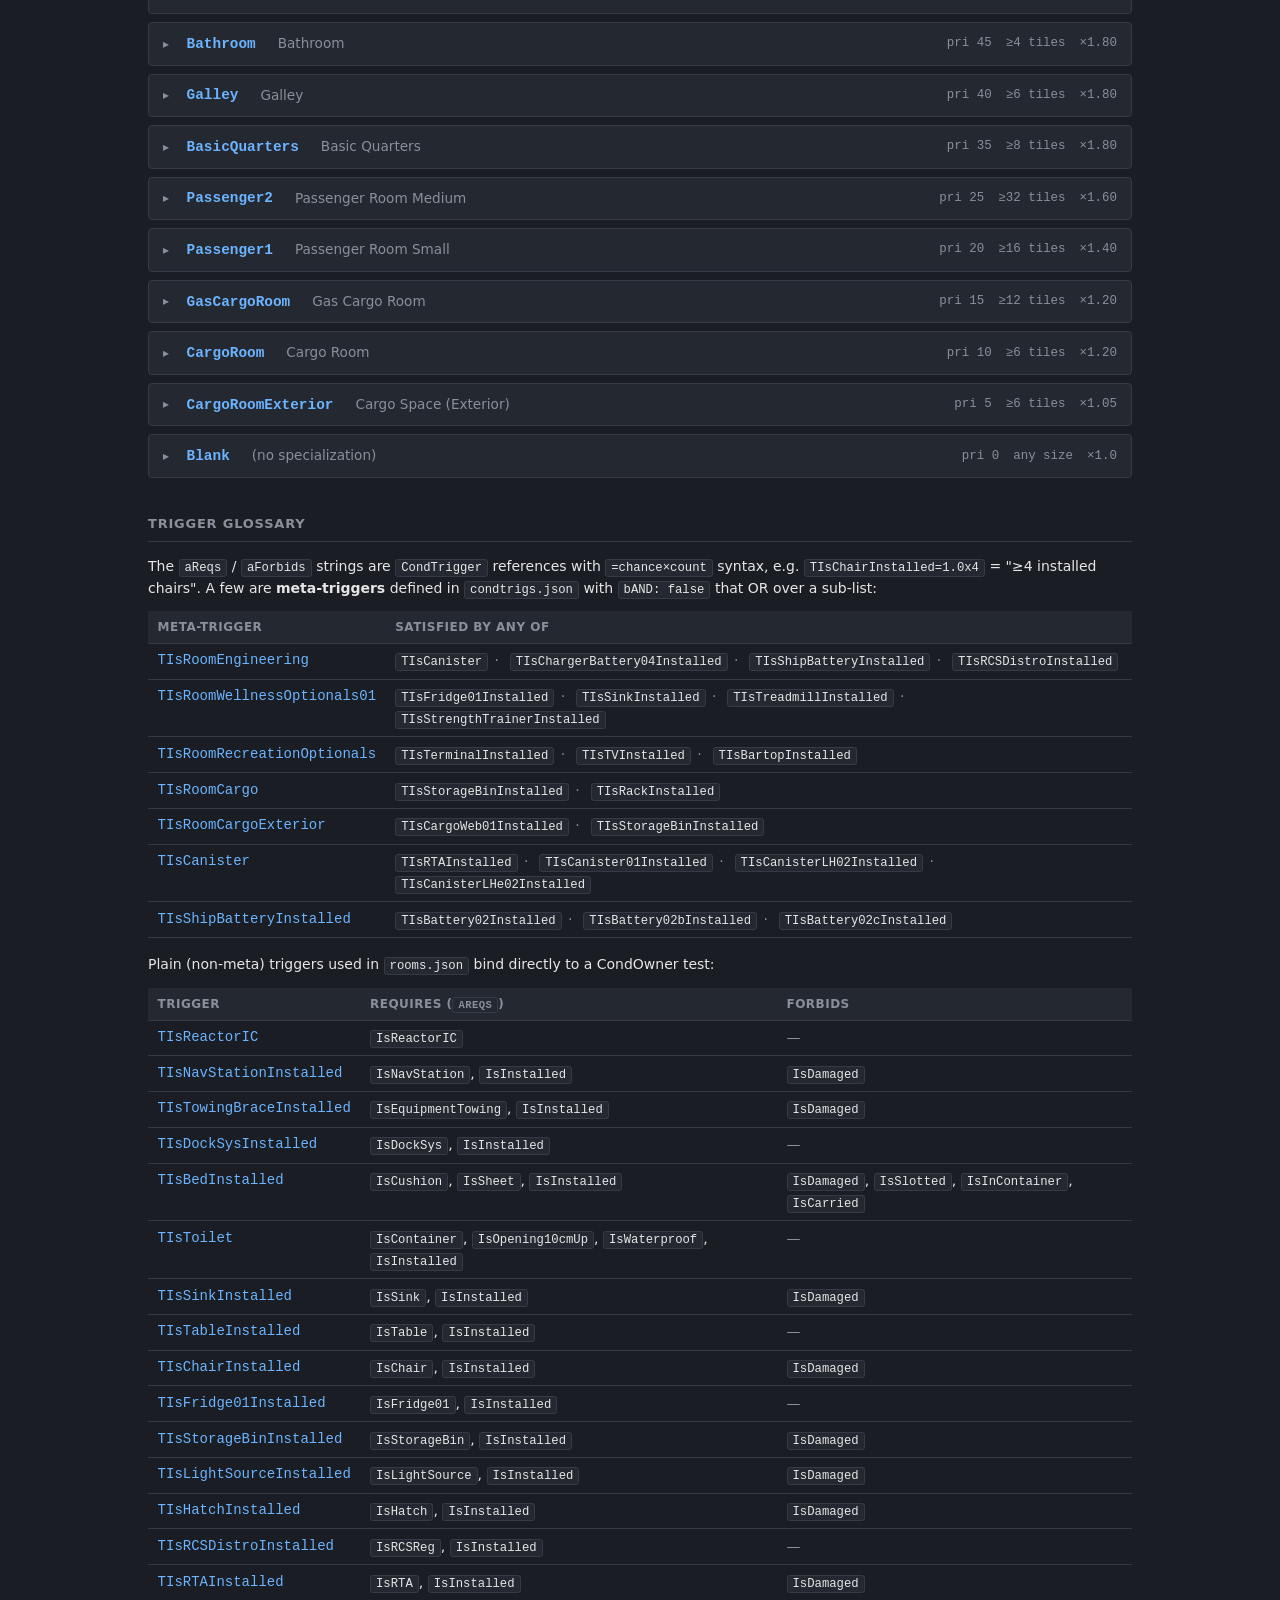
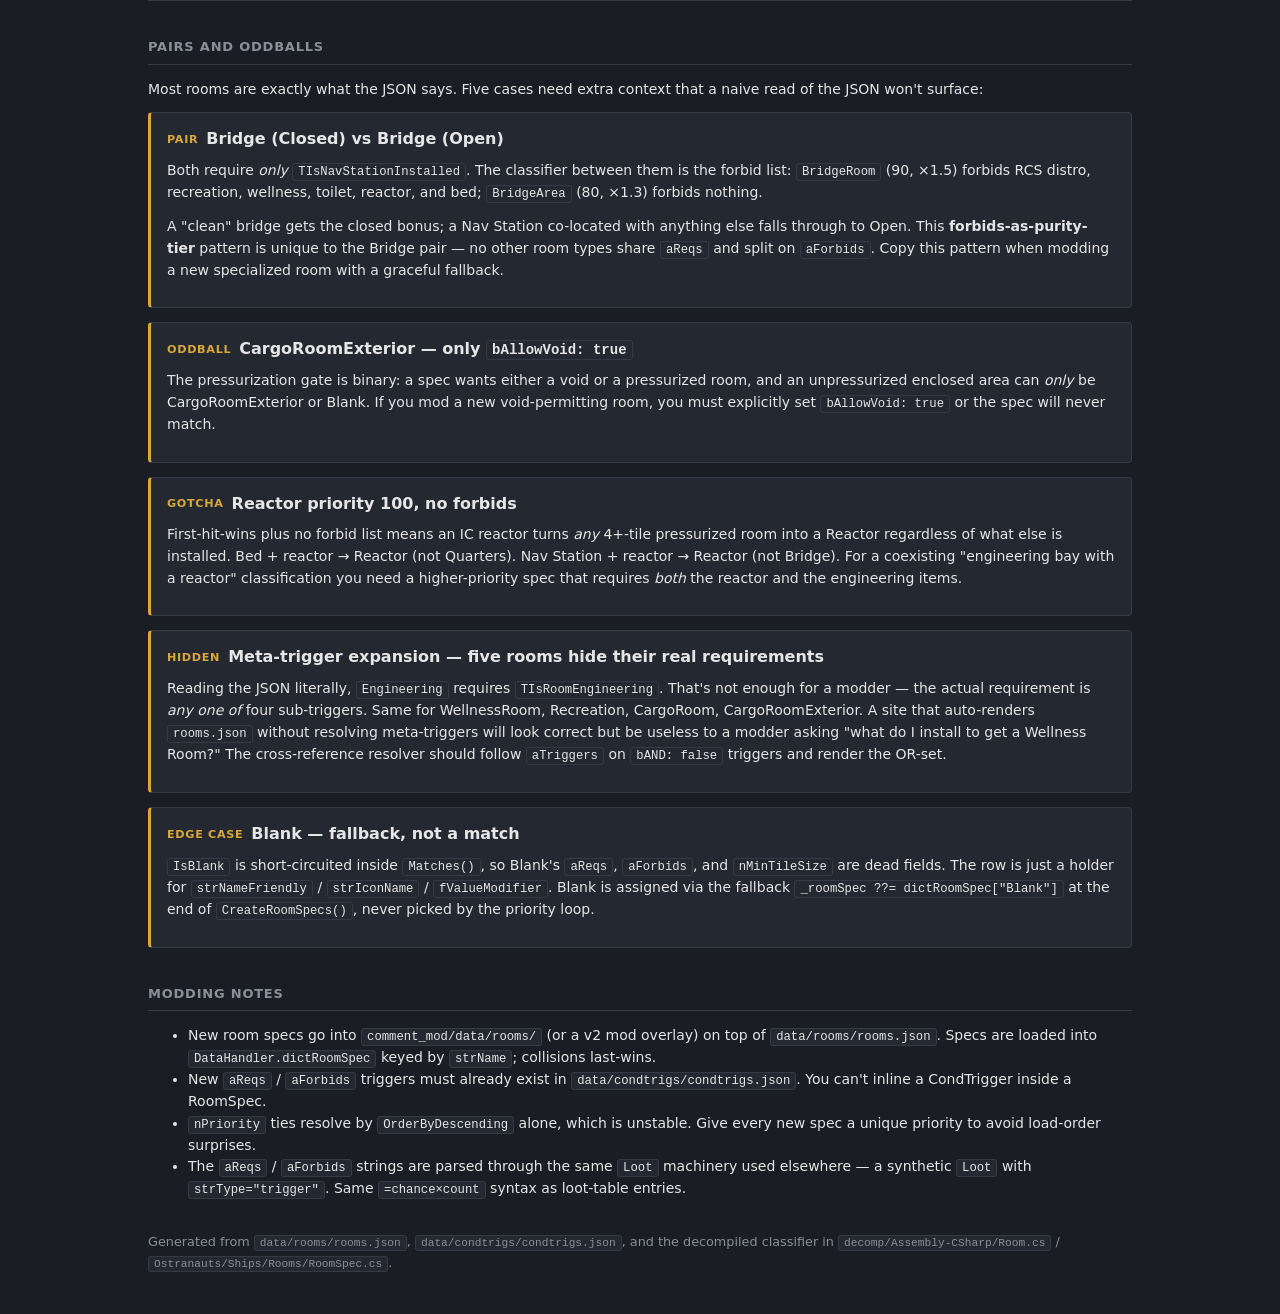
<file: src/Ostranauts.Site/rooms-reference.html>
<!doctype html>
<html lang="en">
<head>
<script src="theme-toggle.js"></script>
<meta charset="utf-8">
<meta name="viewport" content="width=device-width, initial-scale=1">
<title>Room Classification Reference · Ostranaut Data Explorer</title>
<style>
:root {
  --bg: #1a1d23;
  --bg-elev: #242830;
  --bg-elev-2: #2c3038;
  --fg: #e6e6e6;
  --muted: #8a8f99;
  --accent: #6cb4ff;
  --accent-dim: #4a85c2;
  --border: #353a44;
  --warn: #d9a73a;
  --bad: #d95e5e;
  --good: #6ad48a;

  --pri-100: #d95e5e;
  --pri-90:  #e08a6e;
  --pri-80:  #d9a73a;
  --pri-70:  #c5c060;
  --pri-60:  #9bc26e;
  --pri-50:  #6ad48a;
  --pri-40:  #6ed1ff;
  --pri-30:  #6cb4ff;
  --pri-20:  #8c98e0;
  --pri-10:  #b07ce0;
  --pri-0:   #5a6070;
}

* { box-sizing: border-box; }
html, body { margin: 0; padding: 0; }
body {
  background: var(--bg); color: var(--fg);
  font-family: -apple-system, BlinkMacSystemFont, "Segoe UI", system-ui, sans-serif;
  font-size: 14px;
  line-height: 1.55;
  min-height: 100vh;
}
a { color: var(--accent); text-decoration: none; }
a:hover { text-decoration: underline; }
code, kbd, .mono {
  font-family: ui-monospace, SFMono-Regular, Menlo, Consolas, monospace;
  font-size: 0.875em;
}
code {
  background: var(--bg-elev);
  padding: 1px 5px;
  border-radius: 3px;
  border: 1px solid var(--border);
  white-space: nowrap;
}

/* ── header ─────────────────────────────────────────────────── */
header {
  position: sticky; top: 0; z-index: 10;
  display: flex; align-items: center; gap: 12px;
  padding: 0.75rem 1.25rem;
  background: var(--bg-elev);
  border-bottom: 1px solid var(--border);
}
header h1 { margin: 0; font-size: 0.95rem; font-weight: 600; letter-spacing: 0.02em; }
header .sub { color: var(--muted); font-weight: 400; margin-left: 0.5rem; font-size: 0.85rem; }
header nav { margin-left: auto; display: flex; gap: 0.75rem; font-size: 0.85rem; }
header nav a { color: var(--muted); }
header nav a:hover { color: var(--accent); text-decoration: none; }

main {
  max-width: 64rem;
  margin: 0 auto;
  padding: 1.75rem 1.25rem 4rem;
}

h2 {
  font-size: 0.8125rem;
  letter-spacing: 0.06em;
  text-transform: uppercase;
  color: var(--muted);
  margin: 2.25rem 0 0.875rem;
  font-weight: 600;
  padding-bottom: 0.4rem;
  border-bottom: 1px solid var(--border);
}
h3 { font-size: 1rem; margin: 1.25rem 0 0.5rem; font-weight: 600; }
p { margin: 0 0 0.75rem; }

/* ── flow callout ───────────────────────────────────────────── */
.flow {
  display: grid;
  grid-template-columns: repeat(4, 1fr);
  gap: 0.75rem;
  margin-bottom: 1.5rem;
}
@media (max-width: 50rem) { .flow { grid-template-columns: 1fr 1fr; } }
.flow-step {
  background: var(--bg-elev);
  border: 1px solid var(--border);
  border-left: 3px solid var(--accent-dim);
  border-radius: 4px;
  padding: 0.75rem 0.875rem;
}
.flow-step .n {
  color: var(--accent);
  font-weight: 600;
  font-family: ui-monospace, SFMono-Regular, Menlo, Consolas, monospace;
  font-size: 0.75rem;
  letter-spacing: 0.04em;
  display: block;
  margin-bottom: 0.25rem;
}

/* ── value-modifier callout ─────────────────────────────────── */
.value-callout {
  background: var(--bg-elev);
  border: 1px solid var(--border);
  border-left: 3px solid var(--good);
  border-radius: 4px;
  padding: 0.875rem 1rem;
  margin-bottom: 1.5rem;
  font-size: 0.9rem;
}
.value-callout .lbl {
  display: inline-block;
  font-size: 0.7rem;
  letter-spacing: 0.06em;
  text-transform: uppercase;
  font-weight: 600;
  color: var(--good);
  margin-right: 0.5rem;
}
.value-callout .formula {
  display: block;
  margin: 0.5rem 0;
  padding: 0.5rem 0.75rem;
  background: var(--bg);
  border: 1px solid var(--border);
  border-radius: 3px;
  font-family: ui-monospace, SFMono-Regular, Menlo, Consolas, monospace;
  font-size: 0.82rem;
  color: var(--fg);
  white-space: pre-wrap;
  line-height: 1.5;
  overflow-x: auto;
}
.value-callout ul { margin: 0.4rem 0 0; padding-left: 1.25rem; }
.value-callout ul li { margin: 0.15rem 0; }

/* ── decision-order table ───────────────────────────────────── */
.priority-table {
  width: 100%;
  border-collapse: collapse;
  margin-bottom: 1.5rem;
  font-size: 0.875rem;
}
.priority-table th, .priority-table td {
  padding: 0.4rem 0.6rem;
  text-align: left;
  border-bottom: 1px solid var(--border);
  vertical-align: middle;
}
.priority-table th {
  background: var(--bg-elev);
  color: var(--muted);
  font-size: 0.75rem;
  letter-spacing: 0.04em;
  text-transform: uppercase;
  font-weight: 600;
  position: sticky; top: 53px; z-index: 5;
}
.priority-table tbody tr { cursor: pointer; transition: background 0.05s; }
.priority-table tbody tr:hover { background: var(--bg-elev); }
.priority-table tbody tr.is-active { background: rgba(108,180,255,0.10); }
.priority-table .num { text-align: right; font-family: ui-monospace, monospace; font-size: 0.85rem; }
.priority-table .pri-pill {
  display: inline-block;
  min-width: 2.4rem;
  padding: 1px 6px;
  border-radius: 3px;
  background: var(--bg-elev-2);
  border: 1px solid var(--border);
  text-align: center;
  font-family: ui-monospace, monospace;
  font-size: 0.78rem;
  font-weight: 600;
}
.priority-table .pri-100 { color: var(--pri-100); border-color: var(--pri-100); }
.priority-table .pri-90  { color: var(--pri-90);  border-color: var(--pri-90); }
.priority-table .pri-85, .priority-table .pri-80 { color: var(--pri-80); border-color: var(--pri-80); }
.priority-table .pri-75, .priority-table .pri-70 { color: var(--pri-70); border-color: var(--pri-70); }
.priority-table .pri-65, .priority-table .pri-60 { color: var(--pri-60); border-color: var(--pri-60); }
.priority-table .pri-50, .priority-table .pri-45, .priority-table .pri-40 { color: var(--pri-50); border-color: var(--pri-50); }
.priority-table .pri-35, .priority-table .pri-25, .priority-table .pri-20 { color: var(--pri-30); border-color: var(--pri-30); }
.priority-table .pri-15, .priority-table .pri-10, .priority-table .pri-5  { color: var(--pri-10); border-color: var(--pri-10); }
.priority-table .pri-0 { color: var(--pri-0); border-color: var(--pri-0); }
.priority-table td.spec-name { font-family: ui-monospace, monospace; font-size: 0.85rem; color: var(--accent); }
.priority-table td.friendly { color: var(--fg); }
.pres-yes { color: var(--good); }
.pres-no  { color: var(--bad); }

/* ── room-card foldout list ─────────────────────────────────── */
.room-list { display: flex; flex-direction: column; gap: 0.5rem; }
details.room-card {
  background: var(--bg-elev);
  border: 1px solid var(--border);
  border-radius: 4px;
  scroll-margin-top: 4rem;
}
details.room-card[open] {
  border-color: var(--accent-dim);
  background: var(--bg-elev-2);
}
details.room-card > summary {
  cursor: pointer;
  list-style: none;
  padding: 0.6rem 0.875rem;
  display: grid;
  grid-template-columns: auto auto 1fr auto auto auto;
  gap: 0.875rem;
  align-items: center;
  user-select: none;
}
details.room-card > summary::-webkit-details-marker { display: none; }
details.room-card > summary::before {
  content: "▸";
  color: var(--muted);
  font-size: 0.75rem;
  transition: transform 0.1s;
  width: 0.6rem; display: inline-block;
}
details.room-card[open] > summary::before { transform: rotate(90deg); }
details.room-card .summary-name {
  font-family: ui-monospace, monospace;
  font-size: 0.9rem;
  color: var(--accent);
  font-weight: 600;
}
details.room-card .summary-friendly {
  color: var(--muted);
  font-size: 0.85rem;
  margin-left: 0.5rem;
}
details.room-card .summary-meta {
  color: var(--muted);
  font-size: 0.78rem;
  font-family: ui-monospace, monospace;
}
details.room-card .body {
  padding: 0.5rem 1rem 1rem 2rem;
  border-top: 1px solid var(--border);
}
details.room-card[open] .body { padding-top: 0.875rem; }
details.room-card .row {
  display: grid;
  grid-template-columns: 8.5rem 1fr;
  gap: 0.5rem;
  padding: 0.25rem 0;
  font-size: 0.875rem;
}
details.room-card .row .k { color: var(--muted); font-size: 0.78rem; letter-spacing: 0.03em; text-transform: uppercase; padding-top: 2px; }
details.room-card .row .v { word-break: break-word; }
details.room-card .row .v .req-line { display: block; padding: 1px 0; }
details.room-card .row .v code { white-space: normal; }
details.room-card .row .none { color: var(--muted); font-style: italic; }
details.room-card .note {
  margin-top: 0.5rem;
  padding: 0.625rem 0.75rem;
  background: rgba(217,167,58,0.06);
  border-left: 2px solid var(--warn);
  border-radius: 0 4px 4px 0;
  font-size: 0.85rem;
  color: var(--fg);
}
details.room-card .note.gotcha { background: rgba(217,94,94,0.06); border-left-color: var(--bad); }
details.room-card .note .lbl {
  display: inline-block;
  font-size: 0.7rem;
  letter-spacing: 0.06em;
  text-transform: uppercase;
  font-weight: 600;
  color: var(--warn);
  margin-right: 0.5rem;
}
details.room-card .note.gotcha .lbl { color: var(--bad); }
.count-pill {
  display: inline-block;
  padding: 0 5px;
  background: rgba(108,180,255,0.12);
  color: var(--accent);
  border-radius: 2px;
  font-size: 0.75rem;
  margin-right: 0.4rem;
  font-family: ui-monospace, monospace;
}
.meta-pill {
  display: inline-block;
  padding: 0 5px;
  background: rgba(176,124,224,0.14);
  color: var(--pri-10);
  border-radius: 2px;
  font-size: 0.7rem;
  letter-spacing: 0.04em;
  margin-left: 0.4rem;
  font-weight: 600;
}

/* ── glossary tables ───────────────────────────────────────── */
.glossary {
  width: 100%;
  border-collapse: collapse;
  font-size: 0.875rem;
}
.glossary th, .glossary td {
  padding: 0.4rem 0.6rem;
  text-align: left;
  border-bottom: 1px solid var(--border);
  vertical-align: top;
}
.glossary th {
  background: var(--bg-elev);
  color: var(--muted);
  font-size: 0.75rem;
  letter-spacing: 0.04em;
  text-transform: uppercase;
  font-weight: 600;
}
.glossary td.tname { font-family: ui-monospace, monospace; color: var(--accent); white-space: nowrap; }
.glossary td .or { color: var(--muted); margin: 0 0.4rem; }

/* ── oddballs ───────────────────────────────────────────────── */
.oddball {
  background: var(--bg-elev);
  border: 1px solid var(--border);
  border-left: 3px solid var(--warn);
  border-radius: 4px;
  padding: 0.875rem 1rem;
  margin-bottom: 0.875rem;
}
.oddball h3 { margin-top: 0; }
.oddball .tag {
  display: inline-block;
  font-size: 0.7rem;
  letter-spacing: 0.06em;
  text-transform: uppercase;
  font-weight: 600;
  color: var(--warn);
  margin-right: 0.5rem;
  vertical-align: middle;
}

.muted { color: var(--muted); }
.kbd-hint {
  font-size: 0.78rem;
  color: var(--muted);
  margin: 0 0 1rem;
}
.kbd-hint kbd {
  display: inline-block;
  padding: 1px 5px;
  background: var(--bg-elev-2);
  border: 1px solid var(--border);
  border-radius: 3px;
  font-size: 0.75rem;
}
</style>
</head>
<body>

<header>
  <h1>Room Classification <span class="sub">data/rooms/rooms.json</span></h1>
  <nav>
    <a href="index.html">Home</a>
    <a href="explorer.html">Explorer</a>
    <a href="ship-viewer.html">Ship viewer</a>
    <a href="handoff/">Handoffs</a>
  </nav>
</header>

<main>

<p>How the game decides what <em>kind</em> of room a given enclosed area is. Audience: modders editing
<code>data/rooms/rooms.json</code> or the trigger definitions in <code>data/condtrigs/condtrigs.json</code>.</p>

<h2>How it works</h2>

<div class="flow">
  <div class="flow-step">
    <span class="n">1 · GEOMETRY</span>
    Tiles flood-fill across non-wall, non-portal neighbors. Walls block; doors and airlock doors
    (<code>IsPortal</code>) are the boundary markers. Result: a <code>Room</code> with a tile list and a
    synthetic <code>Compartment</code> CondOwner.
  </div>
  <div class="flow-step">
    <span class="n">2 · SORT</span>
    Every entry in <code>rooms.json</code> is sorted by <code>nPriority</code> <strong>descending</strong>,
    so high-priority specs are tested first.
  </div>
  <div class="flow-step">
    <span class="n">3 · MATCH</span>
    First spec whose <code>Matches()</code> returns <code>true</code> wins. Checks: pressurization gate,
    tile-count bounds, all <code>aReqs</code> satisfied, no <code>aForbids</code> hit.
  </div>
  <div class="flow-step">
    <span class="n">4 · LIVE</span>
    Re-runs whenever an installed CondOwner enters or leaves the tile set. Mounting a Nav Station retags
    the room immediately — no save/load needed.
  </div>
</div>

<h2>What "Value ×" actually does</h2>

<div class="value-callout">
  <p style="margin:0 0 0.4rem"><span class="lbl">Sale-price multiplier</span>The room's <code>fValueModifier</code> multiplies the base price of every <em>installed</em> CondOwner inside it when the ship's sale value is computed. It is not a stat boost, an atmosphere buff, or a passive resource — it's strictly a price multiplier on the contents.</p>

  <span class="formula">Room.CalculateRoomValue():
RoomValue = Σ ( co.GetBasePrice() × fValueModifier ) for each installed co in room</span>

  <ul>
    <li><strong>Blank ×1.0</strong> — contents sell for their base price. No bonus, no penalty.</li>
    <li><strong>LuxuryQuarters ×2.0</strong> — every installed bed, bin, chair, and light in that room sells for twice its base price.</li>
    <li>Loose / uninstalled items are skipped: they're never added to the room's content list (<code>AddToRoom</code> requires <code>IsInstalled</code>), so they don't pick up the multiplier.</li>
    <li>Walls, floors, and other "props" CondOwners that satisfy the room's flood-fill but aren't installed equipment are also excluded for the same reason.</li>
    <li>The multiplier is the <em>only</em> thing the spec contributes to ship value — there's no flat bonus per room, just the per-item scaling.</li>
  </ul>

  <p style="margin:0.5rem 0 0">So when you mod a new room with <code>fValueModifier: 1.5</code>, you're saying "anything installed in this layout is worth 50% more when the ship sells." Source: <code>Room.cs:206</code> in the decompiled assembly.</p>
</div>

<h3 style="margin-top: 1.5rem;">The full ship-value formula</h3>

<div class="value-callout" style="border-left-color: var(--accent-dim);">
  <span class="formula">Ship.GetShipValue():
shipValue   = ( Σ room.RoomValue across all rooms ) × o2PumpBonus
o2PumpBonus = 3.0 if ship has any installed O2 pump, else 1.0</span>
  <p style="margin: 0.5rem 0 0">That's the entire calculation (<a href="#" onclick="return false">Ship.cs:8632</a>). Two contributors: per-room contents multipliers (already inside <code>RoomValue</code>) and a flat ×3 bump for having any O2 pump. <strong>No variety bonus</strong> — the game does not count distinct room types or reward diversity directly. The "variety effect" is implicit: spreading installed items across specialized rooms means each item picks up a higher multiplier than it would in a single Blank box.</p>
  <p style="margin: 0.5rem 0 0"><code>GetPartsValue()</code> is a separate "strip for parts" number — Σ <code>StatBasePrice × damage_state</code> across all installed COs, no room multiplier. Used for piecemeal sale, not whole-ship sale. Derelicts use <code>GetShipValue()</code> wrapped by a break-in factor and a deterministic-random per-ship modifier.</p>
</div>

<h3 style="margin-top: 1.5rem;">Walls and wall-mounted equipment</h3>

<div class="value-callout" style="border-left-color: var(--bad);">
  <p style="margin:0 0 0.4rem"><span class="lbl" style="color: var(--bad);">Asymmetric handling</span>Walls and wall-mounted equipment are routed to rooms differently — and a wall-mounted item's <em>use point</em>, not its actual position, decides which room credits its value.</p>

  <span class="formula">Tile.AddToRoom(tile, co, addEffects):
if (tile.room == null)                          // wall tile, no flood-fill room
    pos  = co.GetPos("use", false)              // ← fall back to use-point
    tile = ship.GetTileAtWorldCoords1(pos)
    if (tile == null || tile.room == null) return  // still nothing → CO gets $0
tile.room.AddToRoom(co, addEffects)</span>

  <ul>
    <li><strong>Walls themselves contribute $0 to ship sale value.</strong> <code>ItmWall1x1</code> is <code>IsInstalled</code> with <code>StatBasePrice: 21</code>, but its <code>mapPoints</code> array is empty. With no "use" point, both branches above fall through and the wall is never added to any room's <code>aCos</code>. Walls do show up in <code>GetPartsValue()</code> (which walks installed COs directly), but not in <code>GetShipValue()</code>.</li>
    <li><strong>Wall-mounted equipment is credited to the room its <code>use</code> point lands in.</strong> A heavy lift rotor (<code>StatBasePrice: 56,774</code>) sits on a wall tile, but its <code>"use,0,-42"</code> point lands on the interior floor tile a crew member would stand on. Whichever room contains <em>that</em> tile is the room that multiplies the rotor.</li>
    <li><strong>This means use-point routing is a value lever.</strong> Same heavy lift rotor whose use-point lands in a Blank room: <code>56,774 × 1.0</code>. Same rotor whose use-point lands inside a LuxuryQuarters' floor area: <code>56,774 × 2.0</code> = <code>113,548</code>. The rotor doesn't move; only the interior layout around its interaction tile changes.</li>
    <li><strong>Equipment with a use-point that lands on another wall tile is worth $0</strong> in ship sale (the second <code>return</code> fires). External-only equipment with no path to an interior tile contributes only via <code>GetPartsValue()</code>.</li>
  </ul>

  <p style="margin: 0.5rem 0 0">So the real maximization play isn't just "stuff a valuable item into LuxuryQuarters" — it's: lay the high-multiplier room out so its enclosed area swallows the <em>interior interaction tiles</em> of the highest-base-price wall-mounted equipment (engines, rotors, weapons, RCS thrusters), while still satisfying that room's reqs and forbids and not tripping a higher-priority spec.</p>
</div>

<h2>Decision order</h2>

<p class="kbd-hint">First match wins. Click a row to jump to its detail card; <kbd>Esc</kbd> to clear focus.</p>

<table class="priority-table" id="priority-table">
  <thead>
    <tr>
      <th class="num">Pri</th>
      <th>Spec</th>
      <th>Friendly</th>
      <th class="num">Min tiles</th>
      <th class="num">Value ×</th>
      <th>Pressurized?</th>
    </tr>
  </thead>
  <tbody>
    <!-- rows populated by JS, single source of truth in window.ROOMS -->
  </tbody>
</table>

<h2>Per-room reference</h2>

<div class="room-list" id="room-list">
  <!-- cards populated by JS, single source of truth in window.ROOMS -->
</div>

<h2>Trigger glossary</h2>

<p>The <code>aReqs</code> / <code>aForbids</code> strings are <code>CondTrigger</code> references with
<code>=chance×count</code> syntax, e.g. <code>TIsChairInstalled=1.0x4</code> = "≥4 installed chairs".
A few are <strong>meta-triggers</strong> defined in <code>condtrigs.json</code> with <code>bAND: false</code>
that OR over a sub-list:</p>

<table class="glossary">
  <thead>
    <tr><th>Meta-trigger</th><th>Satisfied by any of</th></tr>
  </thead>
  <tbody>
    <tr><td class="tname">TIsRoomEngineering</td><td>
      <code>TIsCanister</code><span class="or">·</span>
      <code>TIsChargerBattery04Installed</code><span class="or">·</span>
      <code>TIsShipBatteryInstalled</code><span class="or">·</span>
      <code>TIsRCSDistroInstalled</code>
    </td></tr>
    <tr><td class="tname">TIsRoomWellnessOptionals01</td><td>
      <code>TIsFridge01Installed</code><span class="or">·</span>
      <code>TIsSinkInstalled</code><span class="or">·</span>
      <code>TIsTreadmillInstalled</code><span class="or">·</span>
      <code>TIsStrengthTrainerInstalled</code>
    </td></tr>
    <tr><td class="tname">TIsRoomRecreationOptionals</td><td>
      <code>TIsTerminalInstalled</code><span class="or">·</span>
      <code>TIsTVInstalled</code><span class="or">·</span>
      <code>TIsBartopInstalled</code>
    </td></tr>
    <tr><td class="tname">TIsRoomCargo</td><td>
      <code>TIsStorageBinInstalled</code><span class="or">·</span>
      <code>TIsRackInstalled</code>
    </td></tr>
    <tr><td class="tname">TIsRoomCargoExterior</td><td>
      <code>TIsCargoWeb01Installed</code><span class="or">·</span>
      <code>TIsStorageBinInstalled</code>
    </td></tr>
    <tr><td class="tname">TIsCanister</td><td>
      <code>TIsRTAInstalled</code><span class="or">·</span>
      <code>TIsCanister01Installed</code><span class="or">·</span>
      <code>TIsCanisterLH02Installed</code><span class="or">·</span>
      <code>TIsCanisterLHe02Installed</code>
    </td></tr>
    <tr><td class="tname">TIsShipBatteryInstalled</td><td>
      <code>TIsBattery02Installed</code><span class="or">·</span>
      <code>TIsBattery02bInstalled</code><span class="or">·</span>
      <code>TIsBattery02cInstalled</code>
    </td></tr>
  </tbody>
</table>

<p style="margin-top: 1rem;">Plain (non-meta) triggers used in <code>rooms.json</code> bind directly to a CondOwner test:</p>

<table class="glossary">
  <thead>
    <tr><th>Trigger</th><th>Requires (<code>aReqs</code>)</th><th>Forbids</th></tr>
  </thead>
  <tbody>
    <tr><td class="tname">TIsReactorIC</td><td><code>IsReactorIC</code></td><td class="muted">—</td></tr>
    <tr><td class="tname">TIsNavStationInstalled</td><td><code>IsNavStation</code>, <code>IsInstalled</code></td><td><code>IsDamaged</code></td></tr>
    <tr><td class="tname">TIsTowingBraceInstalled</td><td><code>IsEquipmentTowing</code>, <code>IsInstalled</code></td><td><code>IsDamaged</code></td></tr>
    <tr><td class="tname">TIsDockSysInstalled</td><td><code>IsDockSys</code>, <code>IsInstalled</code></td><td class="muted">—</td></tr>
    <tr><td class="tname">TIsBedInstalled</td><td><code>IsCushion</code>, <code>IsSheet</code>, <code>IsInstalled</code></td><td><code>IsDamaged</code>, <code>IsSlotted</code>, <code>IsInContainer</code>, <code>IsCarried</code></td></tr>
    <tr><td class="tname">TIsToilet</td><td><code>IsContainer</code>, <code>IsOpening10cmUp</code>, <code>IsWaterproof</code>, <code>IsInstalled</code></td><td class="muted">—</td></tr>
    <tr><td class="tname">TIsSinkInstalled</td><td><code>IsSink</code>, <code>IsInstalled</code></td><td><code>IsDamaged</code></td></tr>
    <tr><td class="tname">TIsTableInstalled</td><td><code>IsTable</code>, <code>IsInstalled</code></td><td class="muted">—</td></tr>
    <tr><td class="tname">TIsChairInstalled</td><td><code>IsChair</code>, <code>IsInstalled</code></td><td><code>IsDamaged</code></td></tr>
    <tr><td class="tname">TIsFridge01Installed</td><td><code>IsFridge01</code>, <code>IsInstalled</code></td><td class="muted">—</td></tr>
    <tr><td class="tname">TIsStorageBinInstalled</td><td><code>IsStorageBin</code>, <code>IsInstalled</code></td><td><code>IsDamaged</code></td></tr>
    <tr><td class="tname">TIsLightSourceInstalled</td><td><code>IsLightSource</code>, <code>IsInstalled</code></td><td><code>IsDamaged</code></td></tr>
    <tr><td class="tname">TIsHatchInstalled</td><td><code>IsHatch</code>, <code>IsInstalled</code></td><td><code>IsDamaged</code></td></tr>
    <tr><td class="tname">TIsRCSDistroInstalled</td><td><code>IsRCSReg</code>, <code>IsInstalled</code></td><td class="muted">—</td></tr>
    <tr><td class="tname">TIsRTAInstalled</td><td><code>IsRTA</code>, <code>IsInstalled</code></td><td><code>IsDamaged</code></td></tr>
  </tbody>
</table>

<h2>Pairs and oddballs</h2>

<p>Most rooms are exactly what the JSON says. Five cases need extra context that a naive read of the
JSON won't surface:</p>

<div class="oddball">
  <h3><span class="tag">Pair</span>Bridge (Closed) vs Bridge (Open)</h3>
  <p>Both require <em>only</em> <code>TIsNavStationInstalled</code>. The classifier between them is the
  forbid list: <code>BridgeRoom</code> (90, ×1.5) forbids RCS distro, recreation, wellness, toilet,
  reactor, and bed; <code>BridgeArea</code> (80, ×1.3) forbids nothing.</p>
  <p>A "clean" bridge gets the closed bonus; a Nav Station co-located with anything else falls through to
  Open. This <strong>forbids-as-purity-tier</strong> pattern is unique to the Bridge pair — no other room
  types share <code>aReqs</code> and split on <code>aForbids</code>. Copy this pattern when modding a new
  specialized room with a graceful fallback.</p>
</div>

<div class="oddball">
  <h3><span class="tag">Oddball</span>CargoRoomExterior — only <code>bAllowVoid: true</code></h3>
  <p>The pressurization gate is binary: a spec wants either a void or a pressurized room, and an
  unpressurized enclosed area can <em>only</em> be CargoRoomExterior or Blank. If you mod a new
  void-permitting room, you must explicitly set <code>bAllowVoid: true</code> or the spec will never match.</p>
</div>

<div class="oddball">
  <h3><span class="tag">Gotcha</span>Reactor priority 100, no forbids</h3>
  <p>First-hit-wins plus no forbid list means an IC reactor turns <em>any</em> 4+-tile pressurized room
  into a Reactor regardless of what else is installed. Bed + reactor → Reactor (not Quarters). Nav Station
  + reactor → Reactor (not Bridge). For a coexisting "engineering bay with a reactor" classification you
  need a higher-priority spec that requires <em>both</em> the reactor and the engineering items.</p>
</div>

<div class="oddball">
  <h3><span class="tag">Hidden</span>Meta-trigger expansion — five rooms hide their real requirements</h3>
  <p>Reading the JSON literally, <code>Engineering</code> requires <code>TIsRoomEngineering</code>. That's
  not enough for a modder — the actual requirement is <em>any one of</em> four sub-triggers. Same for
  WellnessRoom, Recreation, CargoRoom, CargoRoomExterior. A site that auto-renders <code>rooms.json</code>
  without resolving meta-triggers will look correct but be useless to a modder asking "what do I install
  to get a Wellness Room?" The cross-reference resolver should follow <code>aTriggers</code> on
  <code>bAND: false</code> triggers and render the OR-set.</p>
</div>

<div class="oddball">
  <h3><span class="tag">Edge case</span>Blank — fallback, not a match</h3>
  <p><code>IsBlank</code> is short-circuited inside <code>Matches()</code>, so Blank's <code>aReqs</code>,
  <code>aForbids</code>, and <code>nMinTileSize</code> are dead fields. The row is just a holder for
  <code>strNameFriendly</code> / <code>strIconName</code> / <code>fValueModifier</code>. Blank is assigned
  via the fallback <code>_roomSpec ??= dictRoomSpec["Blank"]</code> at the end of
  <code>CreateRoomSpecs()</code>, never picked by the priority loop.</p>
</div>

<h2>Modding notes</h2>

<ul>
  <li>New room specs go into <code>comment_mod/data/rooms/</code> (or a v2 mod overlay) on top of
    <code>data/rooms/rooms.json</code>. Specs are loaded into <code>DataHandler.dictRoomSpec</code> keyed
    by <code>strName</code>; collisions last-wins.</li>
  <li>New <code>aReqs</code> / <code>aForbids</code> triggers must already exist in
    <code>data/condtrigs/condtrigs.json</code>. You can't inline a CondTrigger inside a RoomSpec.</li>
  <li><code>nPriority</code> ties resolve by <code>OrderByDescending</code> alone, which is unstable.
    Give every new spec a unique priority to avoid load-order surprises.</li>
  <li>The <code>aReqs</code> / <code>aForbids</code> strings are parsed through the same <code>Loot</code>
    machinery used elsewhere — a synthetic <code>Loot</code> with <code>strType="trigger"</code>. Same
    <code>=chance×count</code> syntax as loot-table entries.</li>
</ul>

<p class="muted" style="margin-top: 2rem; font-size: 0.8rem;">
Generated from <code>data/rooms/rooms.json</code>, <code>data/condtrigs/condtrigs.json</code>, and the
decompiled classifier in <code>decomp/Assembly-CSharp/Room.cs</code> /
<code>Ostranauts/Ships/Rooms/RoomSpec.cs</code>.
</p>

</main>

<script src="rooms.js"></script>
<script>
// Page-local glue: priority-table rendering (this page only) + delegation to
// window.renderRoomCard() for the foldout cards (shared with ship-inspector).
(function render() {
  const tbody = document.querySelector("#priority-table tbody");
  const list  = document.getElementById("room-list");
  const cardById = {};

  for (const r of window.ROOMS) {
    // ── priority-table row ────────────────────────────────────
    const tr = document.createElement("tr");
    tr.dataset.spec = r.name;
    tr.innerHTML = `
      <td class="num"><span class="pri-pill pri-${r.priority}">${r.priority}</span></td>
      <td class="spec-name">${r.name}</td>
      <td class="friendly">${r.friendly}</td>
      <td class="num">${r.minTiles == null ? "—" : r.minTiles}</td>
      <td class="num">${r.value.toFixed(r.value === Math.floor(r.value) ? 1 : 2)}</td>
      <td class="${r.void ? "pres-no" : "pres-yes"}">${r.void ? "void only" : "yes"}</td>
    `;
    tr.addEventListener("click", () => {
      const card = cardById[r.name];
      if (!card) return;
      card.open = true;
      card.scrollIntoView({behavior: "smooth", block: "start"});
      document.querySelectorAll(".priority-table tr.is-active").forEach(x => x.classList.remove("is-active"));
      tr.classList.add("is-active");
    });
    tbody.appendChild(tr);

    // ── room card (shared renderer) ───────────────────────────
    const card = window.renderRoomCard(r, { idPrefix: "room-" });
    cardById[r.name] = card;
    list.appendChild(card);
  }

  // Allow deep-linking to a specific room via #room-Reactor etc.
  if (location.hash) {
    const target = document.querySelector(location.hash);
    if (target && target.tagName === "DETAILS") target.open = true;
  }

  // Esc clears the active row highlight.
  document.addEventListener("keydown", (e) => {
    if (e.key === "Escape") {
      document.querySelectorAll(".priority-table tr.is-active").forEach(x => x.classList.remove("is-active"));
    }
  });
})();
</script>
</body>
</html>
</file>
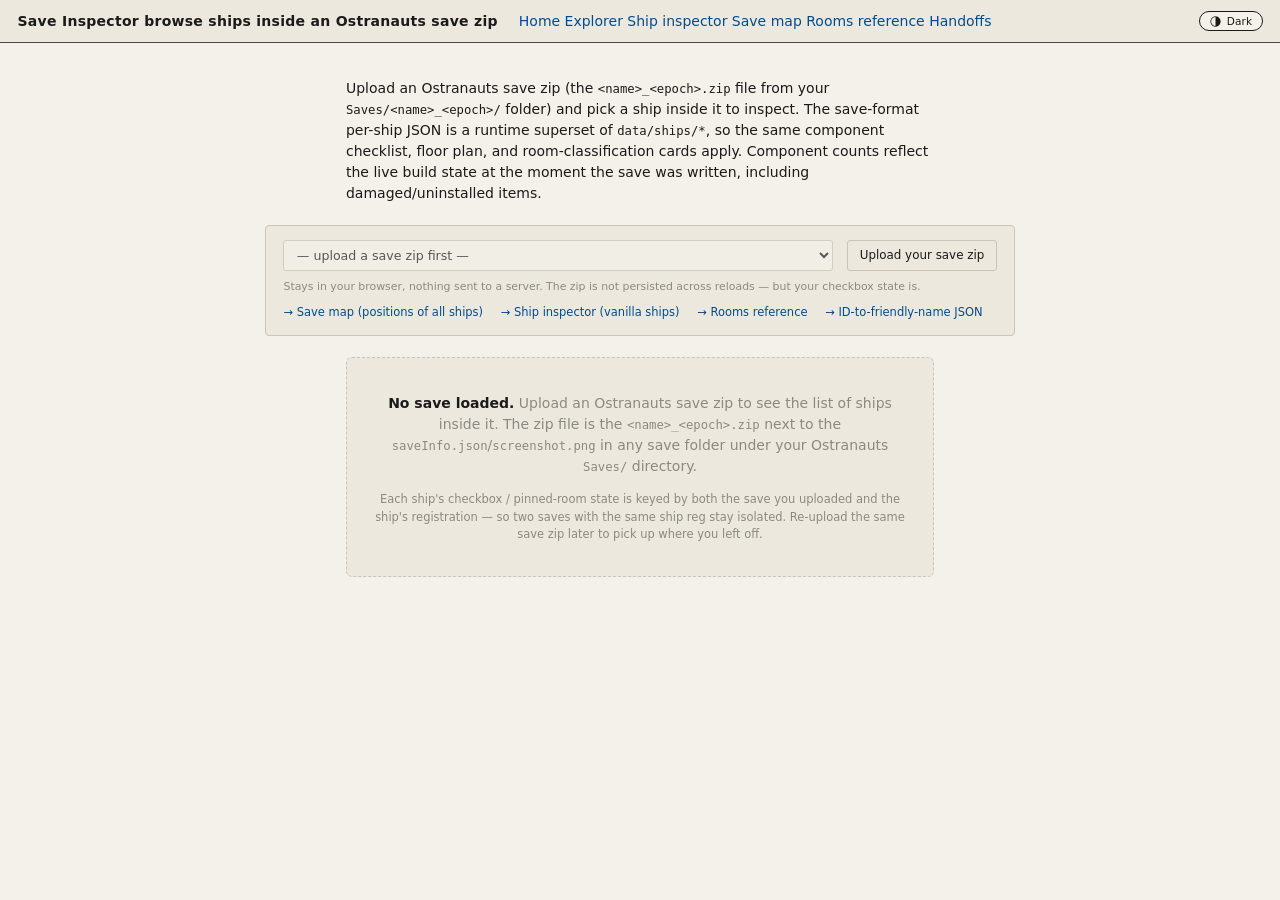
<file: src/Ostranauts.Site/save-inspector.html>
<!doctype html>
<html lang="en">
<head>
<script src="theme-toggle.js"></script>
<meta charset="utf-8">
<meta name="viewport" content="width=device-width, initial-scale=1">
<title>Save Inspector · Ostranaut Data Explorer</title>
<link rel="stylesheet" href="style.css">
<link rel="stylesheet" href="inspector.css">
</head>
<body>

<header>
  <h1>Save Inspector <span class="sub">browse ships inside an Ostranauts save zip</span></h1>
  <nav>
    <a href="index.html">Home</a>
    <a href="explorer.html">Explorer</a>
    <a href="ship-inspector.html">Ship inspector</a>
    <a href="save-map.html">Save map</a>
    <a href="rooms-reference.html">Rooms reference</a>
    <a href="handoff/">Handoffs</a>
  </nav>
</header>

<main class="inspector is-empty" id="inspector-root">
  <p id="inspector-intro" class="intro-prose">
    Upload an Ostranauts save zip (the <code>&lt;name&gt;_&lt;epoch&gt;.zip</code>
    file from your <code>Saves/&lt;name&gt;_&lt;epoch&gt;/</code> folder) and
    pick a ship inside it to inspect. The save-format per-ship JSON is a
    runtime superset of <code>data/ships/*</code>, so the same component
    checklist, floor plan, and room-classification cards apply. Component
    counts reflect the live build state at the moment the save was written,
    including damaged/uninstalled items.
  </p>
</main>

<script src="rooms.js"></script>
<script src="data/id-friendly-names.js"></script>
<script src="inspector-core.js"></script>
<script src="save-zip-reader.js"></script>
<script src="save-inspector.js"></script>
</body>
</html>
</file>
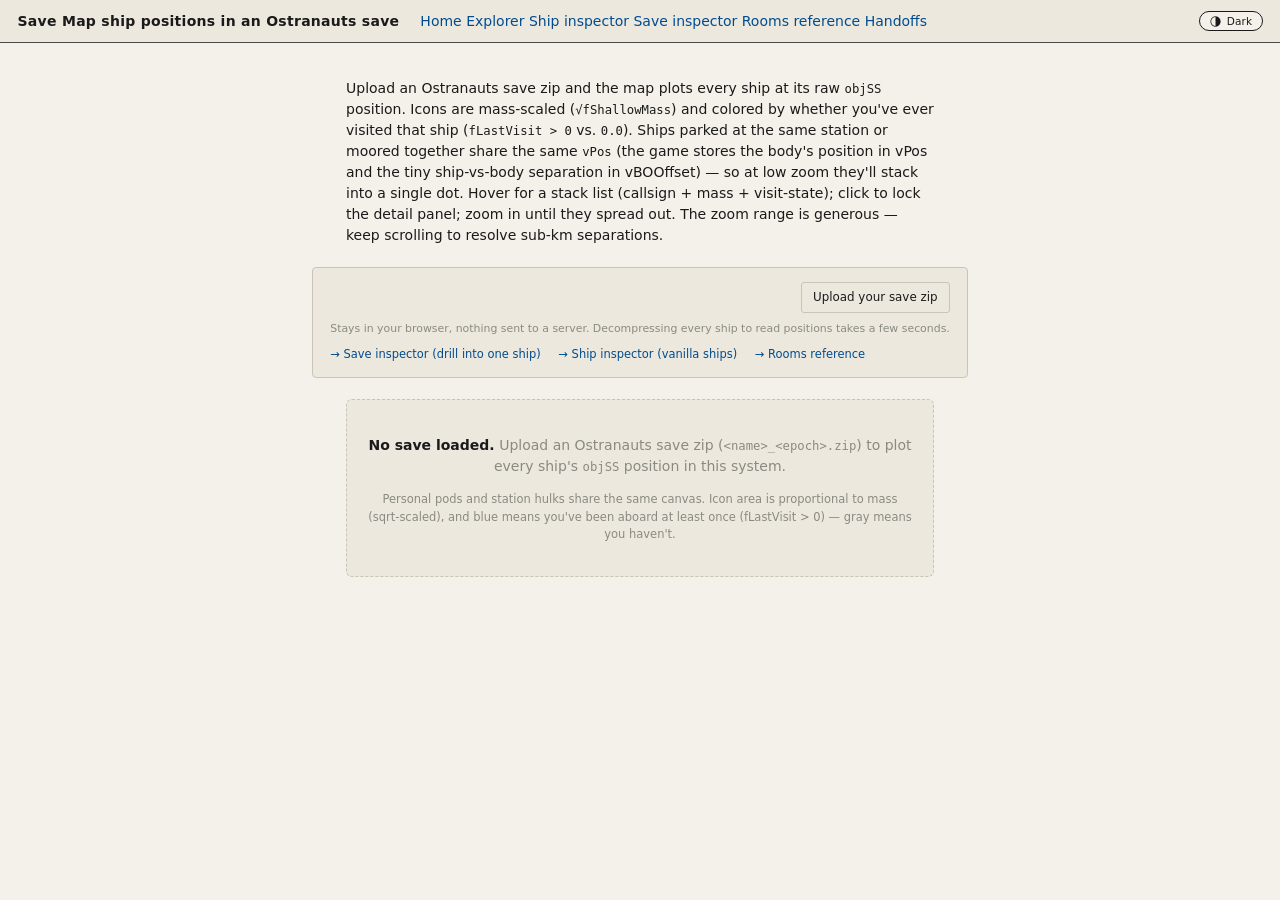
<file: src/Ostranauts.Site/save-map.html>
<!doctype html>
<html lang="en">
<head>
<script src="theme-toggle.js"></script>
<meta charset="utf-8">
<meta name="viewport" content="width=device-width, initial-scale=1">
<title>Save Map · Ostranaut Data Explorer</title>
<link rel="stylesheet" href="style.css">
<link rel="stylesheet" href="inspector.css">
</head>
<body>

<header>
  <h1>Save Map <span class="sub">ship positions in an Ostranauts save</span></h1>
  <nav>
    <a href="index.html">Home</a>
    <a href="explorer.html">Explorer</a>
    <a href="ship-inspector.html">Ship inspector</a>
    <a href="save-inspector.html">Save inspector</a>
    <a href="rooms-reference.html">Rooms reference</a>
    <a href="handoff/">Handoffs</a>
  </nav>
</header>

<main class="inspector is-empty" id="map-root">
  <p id="map-intro" class="intro-prose">
    Upload an Ostranauts save zip and the map plots every ship at its
    raw <code>objSS</code> position. Icons are mass-scaled
    (<code>√fShallowMass</code>) and colored by whether you've ever
    visited that ship (<code>fLastVisit &gt; 0</code> vs. <code>0.0</code>).
    Ships parked at the same station or moored together share the same
    <code>vPos</code> (the game stores the body's position in vPos and
    the tiny ship-vs-body separation in vBOOffset) — so at low zoom
    they'll stack into a single dot. Hover for a stack list (callsign +
    mass + visit-state); click to lock the detail panel; zoom in until
    they spread out. The zoom range is generous — keep scrolling to
    resolve sub-km separations.
  </p>
</main>

<script src="data/id-friendly-names.js"></script>
<script src="save-zip-reader.js"></script>
<script src="save-map.js"></script>
</body>
</html>
</file>
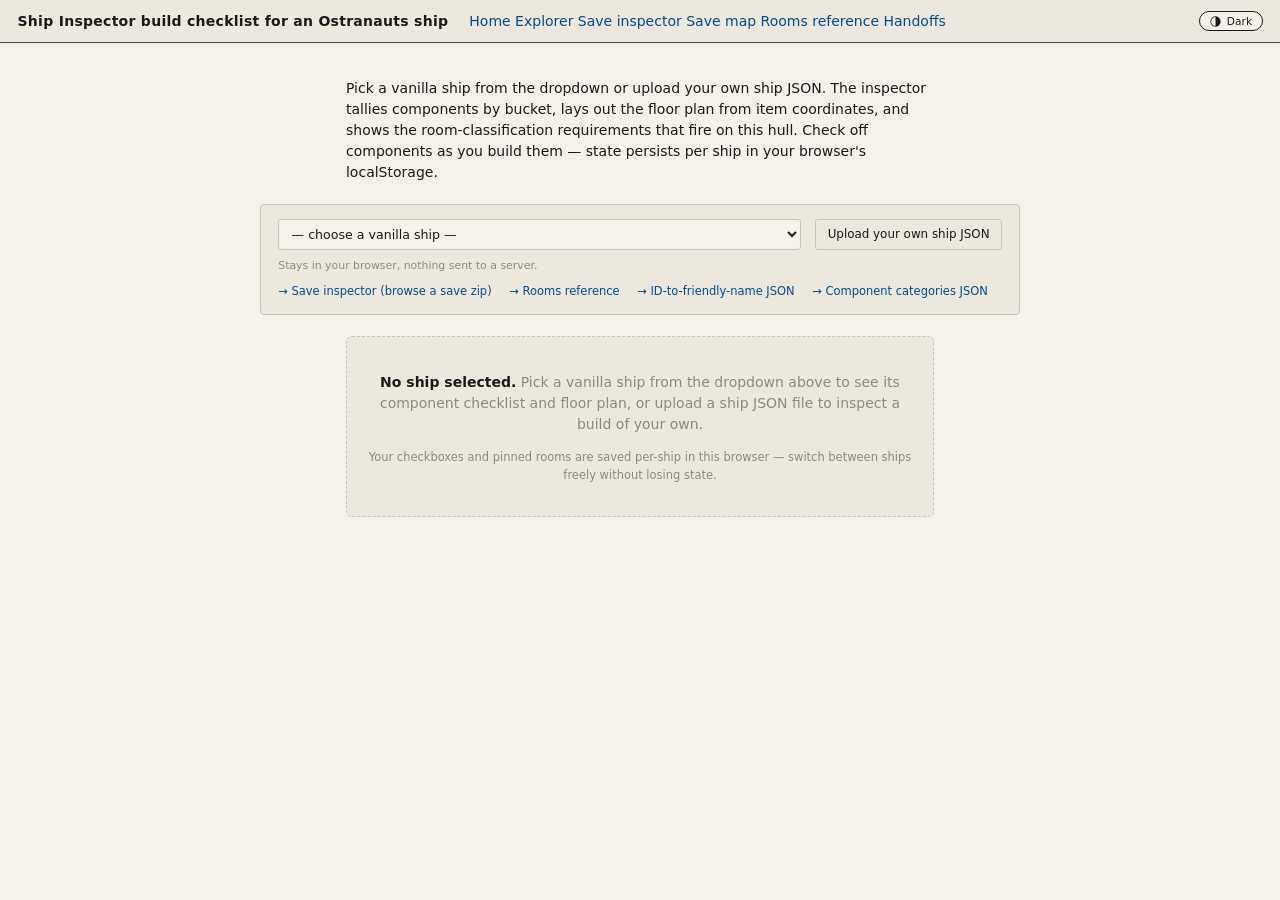
<file: src/Ostranauts.Site/ship-inspector.html>
<!doctype html>
<html lang="en">
<head>
<script src="theme-toggle.js"></script>
<meta charset="utf-8">
<meta name="viewport" content="width=device-width, initial-scale=1">
<title>Ship Inspector · Ostranaut Data Explorer</title>
<link rel="stylesheet" href="style.css">
<link rel="stylesheet" href="inspector.css">
</head>
<body>

<header>
  <h1>Ship Inspector <span class="sub">build checklist for an Ostranauts ship</span></h1>
  <nav>
    <a href="index.html">Home</a>
    <a href="explorer.html">Explorer</a>
    <a href="save-inspector.html">Save inspector</a>
    <a href="save-map.html">Save map</a>
    <a href="rooms-reference.html">Rooms reference</a>
    <a href="handoff/">Handoffs</a>
  </nav>
</header>

<main class="inspector is-empty" id="inspector-root">
  <p id="inspector-intro" class="intro-prose">
    Pick a vanilla ship from the dropdown or upload your own ship JSON. The
    inspector tallies components by bucket, lays out the floor plan from
    item coordinates, and shows the room-classification requirements that
    fire on this hull. Check off components as you build them — state
    persists per ship in your browser's localStorage.
  </p>
</main>

<script src="rooms.js"></script>
<script src="data/canned-ships-manifest.js"></script>
<script src="data/id-friendly-names.js"></script>
<script src="inspector-core.js"></script>
<script src="ship-inspector.js"></script>
</body>
</html>
</file>
<file: src/Ostranauts.Site/style.css>
/* ============================================================
   Hi-fi token foundation · ported from
   notes/design/hifi-prototype/explorer.css
   ------------------------------------------------------------
   Inert until components consume them. Coexists with the legacy
   tokens (--bg/--fg/--accent/etc.) below; legacy components
   continue to work, new/migrated components reach for the hifi
   tokens. Migration plan: PLAN-DESIGN.md Phase 3.
   ------------------------------------------------------------
   Light mode is the default per prototype; dark mode is opt-in
   via [data-theme="dark"] on <html>. The live site currently
   sets data-theme="dark" in explorer.html so we render against
   the dark vocabulary while migrating.
   ============================================================ */

:root {

  /* === paper, ink === */
  --paper:    #f4f1ea;
  --paper-2:  #ece8de;
  --paper-3:  #e3dfd2;
  --ink:      #1a1a1a;
  --ink-2:    #4a4a4a;
  --ink-3:    #8a8a82;
  --line:     #1a1a1a;
  --rule:     #c9c4b6;
  --note:     #c0392b; /* spec-doc / annotation only · not for production UI */

  /* === folder palette · 12 hues, frequency-ranked v0.18.2 ===
     fills sit at L≈0.84 / C≈0.085 (legible black-on, even weight)
     edges sit at L≈0.50 / C≈0.10 (small-area accents) */
  --pal-01:      oklch(0.84 0.085 30);   --pal-01-edge: oklch(0.55 0.110 30);   /* coral       · conditions   */
  --pal-02:      oklch(0.84 0.085 60);   --pal-02-edge: oklch(0.55 0.110 60);   /* peach       · items        */
  --pal-03:      oklch(0.86 0.090 95);   --pal-03-edge: oklch(0.58 0.110 95);   /* sand        · interactions */
  --pal-04:      oklch(0.86 0.090 130);  --pal-04-edge: oklch(0.55 0.110 130);  /* moss        · condtrigs    */
  --pal-05:      oklch(0.84 0.085 165);  --pal-05-edge: oklch(0.52 0.090 165);  /* sage        · condrules    */
  --pal-06:      oklch(0.84 0.085 200);  --pal-06-edge: oklch(0.50 0.090 200);  /* mist        · slots        */
  --pal-07:      oklch(0.84 0.085 235);  --pal-07-edge: oklch(0.50 0.100 235);  /* sky         · loot         */
  --pal-08:      oklch(0.83 0.085 270);  --pal-08-edge: oklch(0.50 0.100 270);  /* periwinkle  · lifeevents   */
  --pal-09:      oklch(0.83 0.085 300);  --pal-09-edge: oklch(0.50 0.100 300);  /* lilac       · installables */
  --pal-10:      oklch(0.84 0.085 330);  --pal-10-edge: oklch(0.50 0.100 330);  /* mauve       · rooms        */
  --pal-11:      oklch(0.83 0.075 0);    --pal-11-edge: oklch(0.50 0.090 0);    /* dusty pink  · condowners   */
  --pal-12:      oklch(0.86 0.040 90);   --pal-12-edge: oklch(0.55 0.050 90);   /* parchment   · everything else */

  /* === semantic accents · reserved, never used for folders === */
  --accent-banner-bg:    oklch(0.93 0.040 240);
  --accent-banner-edge:  oklch(0.40 0.150 240);
  --accent-mismatch-bg:  oklch(0.91 0.010 90);
  --accent-mismatch-edge: var(--ink-3);
  --accent-callout-bg:   oklch(0.93 0.070 90);
  --accent-callout-edge: var(--ink);

  /* === fonts === */
  --font-mono: "JetBrains Mono", ui-monospace, SFMono-Regular, Menlo, Consolas, monospace;
  --font-ui:   "Lexend", "IBM Plex Sans", system-ui, -apple-system, BlinkMacSystemFont, "Segoe UI", sans-serif;
  --font-hand: "Caveat", "Comic Sans MS", cursive;

  /* === type scale · base 14, ratio 1.2 === */
  --fs-1: 10px;  --fs-2: 11px;  --fs-3: 12px;  --fs-4: 13px;
  --fs-5: 14px;  --fs-6: 17px;  --fs-7: 20px;  --fs-8: 24px;
  --fs-9: 32px;

  /* === spacing · 4-base, 8 steps === */
  --sp-1:  4px;   --sp-2:  8px;   --sp-3: 12px;   --sp-4: 16px;
  --sp-5: 24px;   --sp-6: 32px;   --sp-7: 48px;   --sp-8: 64px;

  /* === radii / borders / shadow === */
  --r-0: 0;       --r-1: 2px;     --r-2: 4px;     --r-pill: 999px;
  --bw:    1.5px;  /* default border weight */
  --bw-2:  2px;
  --shadow-1: 2px 2px 0 var(--line);
  --shadow-2: 3px 3px 0 var(--line);
  --shadow-3: 4px 4px 0 var(--line);

  /* dark-only tokens · null in light mode, declared so refs don't break */
  --plasma:        transparent;
  --rust:          var(--ink-3);
  --rust-edge:     var(--ink-2);
}

/* ============================================================
   Legacy tokens (pre-hifi). Existing components still consume
   these; migrating components reach for the hifi tokens above.
   In dark mode (data-theme="dark") the [data-theme="dark"] block
   below redefines these to alias the hifi tokens, so unmigrated
   components inherit the hifi vocabulary without per-rule edits.
   ============================================================ */

:root {
  --bg: #1a1d23;
  --bg-elev: #242830;
  --fg: #e6e6e6;
  --muted: #8a8f99;
  --accent: #6cb4ff;
  --accent-dim: #4a85c2;
  --border: #353a44;
  --warn: #d9a73a;
  --bad: #d95e5e;
}

/* ============================================================
   DARK THEME · Industrial cyberpunk (hifi tokens)
   ------------------------------------------------------------
   cold hydraulic blues; warning amber as primary action color;
   plasma cyan rationed (ONE live readout per page); rust patina
   decorative only, never interactive; condensation-white ink.
   ============================================================ */

[data-theme="dark"] {
  --paper:    #14171b;
  --paper-2:  #1c2026;
  --paper-3:  #252a31;
  --ink:      #C4CDD4;
  --ink-2:    #8a96a1;
  --ink-3:    #5a6571;
  --line:     #2d333b;
  --rule:     #2d333b;
  --note:     #c0392b;

  --pal-01:      oklch(0.32 0.045 30);   --pal-01-edge: oklch(0.58 0.080 30);
  --pal-02:      oklch(0.33 0.045 60);   --pal-02-edge: oklch(0.60 0.080 60);
  --pal-03:      oklch(0.34 0.045 95);   --pal-03-edge: oklch(0.62 0.080 95);
  --pal-04:      oklch(0.34 0.045 130);  --pal-04-edge: oklch(0.60 0.075 130);
  --pal-05:      oklch(0.33 0.045 165);  --pal-05-edge: oklch(0.58 0.070 165);
  --pal-06:      oklch(0.33 0.050 200);  --pal-06-edge: oklch(0.60 0.080 200);
  --pal-07:      oklch(0.33 0.050 235);  --pal-07-edge: oklch(0.60 0.080 235);
  --pal-08:      oklch(0.33 0.050 270);  --pal-08-edge: oklch(0.60 0.080 270);
  --pal-09:      oklch(0.33 0.045 300);  --pal-09-edge: oklch(0.60 0.075 300);
  --pal-10:      oklch(0.33 0.045 330);  --pal-10-edge: oklch(0.60 0.075 330);
  --pal-11:      oklch(0.32 0.040 0);    --pal-11-edge: oklch(0.58 0.070 0);
  --pal-12:      oklch(0.32 0.025 90);   --pal-12-edge: oklch(0.55 0.045 90);

  --accent-banner-bg:    #18222b;
  --accent-banner-edge:  #4a7a96;
  --accent-mismatch-bg:  #1a1d21;
  --accent-mismatch-edge: #4a5560;
  --accent-callout-bg:   #2a1f0a;
  --accent-callout-edge: #d18a2c;

  --plasma:        #38e0e6;
  --plasma-glow:   0 0 8px rgba(56,224,230,0.55), 0 0 1px rgba(56,224,230,0.9);
  --amber:         #d18a2c;
  --amber-soft:    #b97a25;
  --rust:          #8a4a2e;
  --rust-edge:     #6b3a23;

  --shadow-1: 0 1px 0 #000, 0 0 0 1px #2d333b;
  --shadow-2: 0 2px 0 #000, 0 0 0 1px #2d333b;
  --shadow-3: 0 0 0 1.5px #2d333b, 0 4px 0 rgba(0,0,0,0.6);

  /* Legacy-token aliases — point the pre-hifi tokens at their hifi
     equivalents so unmigrated components inherit the hifi vocabulary
     without per-rule edits. Removes the slight visual mismatch between
     migrated components (--paper #14171b) and legacy ones (--bg
     #1a1d23). Companion light-mode aliases live in [data-theme="light"]
     below so flipping the toggle doesn't strand legacy components on
     dark hex values atop a paper bg. */
  --bg: var(--paper);
  --bg-elev: var(--paper-2);
  --fg: var(--ink);
  --muted: var(--ink-3);
  --border: var(--line);
  --accent: var(--accent-banner-edge);
  --accent-dim: var(--ink-2);
  --warn: var(--accent-callout-edge);
  --bad: #d95e5e;

  color-scheme: dark;
}

/* ============================================================
   LIGHT THEME · paper-and-ink vocabulary (hifi default values)
   ------------------------------------------------------------
   The hifi :root block defines the light-mode hifi tokens
   already (--paper #f4f1ea, --ink #1a1a1a, etc.). This block
   exists to alias the legacy --bg/--fg/--accent/etc. tokens to
   their light-mode equivalents so unmigrated components don't
   render dark text on dark bg over a cream paper page when the
   user toggles to light.
   ============================================================ */

[data-theme="light"] {
  --bg: var(--paper);
  --bg-elev: var(--paper-2);
  --fg: var(--ink);
  --muted: var(--ink-3);
  --border: var(--rule);
  --accent: var(--accent-banner-edge);
  --accent-dim: var(--ink-2);
  --warn: oklch(0.55 0.150 80);
  --bad: var(--note);

  color-scheme: light;
}

/* ============================================================
   Theme toggle button · injected by theme-toggle.js into <header>
   ============================================================ */

.theme-toggle {
  display: inline-flex;
  align-items: center;
  gap: 0.4rem;
  background: var(--paper);
  color: var(--ink);
  border: var(--bw) solid var(--ink);
  border-radius: var(--r-pill);
  padding: 0.2rem 0.65rem;
  font-family: inherit;
  font-size: 0.75rem;
  cursor: pointer;
  transition: background 0.1s, color 0.1s, border-color 0.1s;
}
.theme-toggle:hover { background: var(--paper-2); }
.theme-toggle:focus-visible {
  outline: 2px solid var(--accent-callout-edge);
  outline-offset: 2px;
}
.theme-toggle .glyph { font-size: 0.95rem; line-height: 1; }
.theme-toggle .label { letter-spacing: 0.02em; }

/* ============================================================
   PRINT · suppress chrome, force monochrome on folder colors
   ------------------------------------------------------------
   The page prints as a research-doc snapshot of one detail page.
   - topbar / tabs / folder rail / theme toggle / search dropdown
     are interactive chrome and add nothing to a printed reference;
     suppressed.
   - folder colors reduce to grayscale, but the .detail-head edge
     and .folder-badge border-left thickness stay (HANDOFF rule:
     "color is never sole carrier of meaning"). Black ink stripes
     still distinguish kinds.
   - Force light vocabulary regardless of toggle so prints land on
     paper-readable values; user-toggle only affects screen.
   - Page-break: avoid splitting a detail-head, refs-block group,
     or the thresh-panel mid-card.
   ============================================================ */

@media print {
  :root, [data-theme="dark"], [data-theme="light"] {
    --paper:    #ffffff;
    --paper-2:  #ffffff;
    --paper-3:  #f3f3f3;
    --ink:      #000000;
    --ink-2:    #333333;
    --ink-3:    #666666;
    --line:     #000000;
    --rule:     #999999;
    --bg:       #ffffff;
    --bg-elev:  #ffffff;
    --fg:       #000000;
    --muted:    #555555;
    --border:   #999999;
    --accent:           #000000;
    --accent-banner-bg: #ffffff;
    --accent-banner-edge: #000000;
    --accent-mismatch-bg: #ffffff;
    --accent-mismatch-edge: #555555;
    --accent-callout-bg: #ffffff;
    --accent-callout-edge: #000000;
    --warn: #000000;
    --bad:  #000000;
  }

  html, body { background: #ffffff; color: #000000; }

  /* suppress interactive chrome */
  header, #tabs, aside#folders,
  .copy-ref, .explainer-dismiss, .strtype-dispatch-trigger,
  .strtype-dispatch-close, .filter-pills, .theme-toggle,
  #search-results, .meta-chip { display: none !important; }

  /* main content takes full width */
  main { display: block !important; }
  section#detail { padding: 0; overflow: visible; }

  /* folder edges drop to black; edge thickness still distinguishes kinds */
  .detail-head { border-left-color: #000 !important; }
  .folder-badge { border-left-color: #000 !important; --badge-color: #000 !important; }
  .strtype-badge { border-color: #000 !important; }

  /* page-break hygiene */
  .detail-head, .prefix-explainer, .folder-mismatch-note,
  .edit-this-callout, .thresh-panel { page-break-inside: avoid; }
  .refs-block .group { page-break-inside: avoid; }
  h2, h3 { page-break-after: avoid; }

  /* hide the trailing crumb-style hover help cursor */
  * { cursor: default !important; }

  /* ensure links print as-rendered (no underline-on-print accidents) */
  a { color: inherit; text-decoration: none; }
  a[href^="#/"]::after { content: ""; }
}

* { box-sizing: border-box; }

html, body {
  margin: 0;
  padding: 0;
  background: var(--bg);
  color: var(--fg);
  font-family: -apple-system, BlinkMacSystemFont, "Segoe UI", system-ui, sans-serif;
  font-size: 14px;
  line-height: 1.5;
  height: 100%;
}

body { display: flex; flex-direction: column; }

a { color: var(--accent); text-decoration: none; }
a:hover { text-decoration: underline; }

code, .mono {
  font-family: ui-monospace, SFMono-Regular, Menlo, Consolas, monospace;
  font-size: 0.875em;
}

/* ─── header ───────────────────────────────────────────────── */

header {
  display: grid;
  grid-template-columns: auto 1fr auto;
  align-items: center;
  gap: 1.5rem;
  padding: 0.75rem 1.25rem;
  background: var(--paper-2);
  border-bottom: var(--bw) solid var(--ink-2);
  flex: 0 0 auto;
}

header h1 {
  margin: 0;
  font-size: 1rem;
  font-weight: 600;
  letter-spacing: 0.02em;
  color: var(--ink);
}

.status {
  margin: 0;
  color: var(--ink-3);
  font-family: ui-monospace, SFMono-Regular, Menlo, Consolas, monospace;
  font-size: 0.8125rem;
  white-space: nowrap;
}

/* ─── search ───────────────────────────────────────────────── */

.search-wrap {
  position: relative;
  max-width: 480px;
  width: 100%;
  justify-self: stretch;
}

#search {
  width: 100%;
  padding: 0.4rem 0.75rem;
  background: var(--paper);
  color: var(--ink);
  border: var(--bw) solid var(--ink);
  border-radius: var(--r-1);
  font-size: 0.875rem;
  font-family: inherit;
}
#search:focus {
  outline: 2px solid var(--accent-callout-edge);
  outline-offset: 2px;
  border-color: var(--ink);
}
#search::placeholder { color: var(--ink-3); }

/* Search-scope filter row — three checkboxes (glossary / strName / description)
   plus a folder combo. Sits directly under the input; results dropdown still
   anchors to the wrap so it doesn't overlap. Keep it visually quiet — it's
   metadata about the next search, not the search itself. */
.search-filters {
  display: flex;
  flex-wrap: wrap;
  gap: 0.4rem 0.85rem;
  align-items: center;
  margin-top: 0.3rem;
  font-size: 0.75rem;
  color: var(--ink-2);
}
.search-filters label {
  display: inline-flex;
  align-items: center;
  gap: 0.2rem;
  cursor: pointer;
  user-select: none;
}
.search-filters input[type=checkbox] {
  margin: 0;
  vertical-align: middle;
}
.search-filters .folder-filter {
  margin-left: auto;
  gap: 0.3rem;
}
.search-filters select {
  background: var(--paper);
  color: var(--ink);
  border: 1px solid var(--ink-3);
  border-radius: var(--r-1);
  padding: 0.1rem 0.35rem;
  font-size: 0.75rem;
  font-family: inherit;
  max-width: 180px;
}

#search-results {
  position: absolute;
  top: calc(100% + 4px);
  left: 0;
  right: 0;
  max-height: 360px;
  overflow-y: auto;
  margin: 0;
  padding: 0.25rem 0;
  list-style: none;
  background: var(--paper-2);
  border: var(--bw) solid var(--ink);
  border-radius: var(--r-1);
  box-shadow: 0 8px 24px rgba(0,0,0,0.4);
  z-index: 10;
}
#search-results li {
  padding: 0.3rem 0.75rem;
  cursor: pointer;
  display: flex;
  justify-content: space-between;
  gap: 1rem;
}
#search-results li:hover,
#search-results li.active { background: var(--paper-3); }
#search-results .name {
  font-family: ui-monospace, SFMono-Regular, Menlo, Consolas, monospace;
  font-size: 0.8125rem;
  color: var(--ink);
  white-space: nowrap;
  overflow: hidden;
  text-overflow: ellipsis;
}
#search-results .folder { color: var(--ink-3); font-size: 0.75rem; }
#search-results .empty {
  color: var(--ink-3);
  font-style: italic;
  cursor: default;
  text-align: center;
}

/* UX 1.1 — glossary cards in the search dropdown. Distinct from strName-match
   rows: full-width block instead of name|folder line. Uses the *banner*
   semantic accent (pedagogical context — "this is a concept, not an object")
   per HANDOFF "Semantic accents". */
#search-results li.glossary-card {
  display: block;
  padding: 0.55rem 0.75rem;
  border-left: 3px solid var(--accent-banner-edge);
  background: var(--accent-banner-bg);
  margin: 0.15rem 0;
}
#search-results li.glossary-card:hover { background: var(--paper-3); }
#search-results .glossary-card .card-head {
  display: flex;
  gap: 0.5rem;
  align-items: baseline;
  margin-bottom: 0.2rem;
}
#search-results .glossary-card .card-label {
  font-size: 0.625rem;
  text-transform: uppercase;
  letter-spacing: 0.05em;
  color: var(--accent-banner-edge);
  border: 1px solid var(--accent-banner-edge);
  border-radius: var(--r-1);
  padding: 0 0.25rem;
}
#search-results .glossary-card .card-name {
  font-size: 0.875rem;
  font-weight: 600;
  color: var(--ink);
}
#search-results .glossary-card .card-summary {
  font-size: 0.8125rem;
  color: var(--ink);
  line-height: 1.4;
  margin-bottom: 0.3rem;
}
#search-results .glossary-card .card-cta {
  font-family: ui-monospace, SFMono-Regular, Menlo, Consolas, monospace;
  font-size: 0.8125rem;
}
#search-results .glossary-card .cta-label {
  color: var(--ink-3);
  margin-right: 0.25rem;
}
#search-results .glossary-card .card-cta .folder { color: var(--ink-3); }
#search-results .glossary-card .card-cta .name { color: var(--accent-banner-edge); font-weight: 500; }
#search-results .glossary-card .hint-line,
#search-results .glossary-card .wiki {
  display: block;
  font-size: 0.75rem;
  color: var(--ink-3);
  margin-top: 0.2rem;
  font-style: italic;
}

/* ─── tabs ─────────────────────────────────────────────────── */

/* Page tabs · hifi treatment per HANDOFF "Page shell"
     - Active tab inverts to body (--paper) bg, with bottom-border the same
       paper color so it visually "fuses" into the page below.
     - Inactive tabs sit on the recessed panel (--paper-2) with --ink-3 text.
     - Active indicator color is amber in dark mode (matches the focus-ring
       and callout vocabulary). */
#tabs {
  display: flex;
  gap: 0;
  background: var(--paper-2);
  border-bottom: var(--bw) solid var(--ink-2);
  padding: 0 1rem;
  flex: 0 0 auto;
}
#tabs a {
  color: var(--ink-3);
  padding: 0.5rem 0.9rem;
  border-bottom: 2px solid transparent;
  font-size: 0.8125rem;
  cursor: help;  /* hover-tooltip on each tab — modder-pov blurb in title */
  text-decoration: none;
  white-space: nowrap;
}
#tabs a:hover {
  color: var(--ink);
  background: var(--paper-3);
  text-decoration: none;
}
#tabs a.active {
  color: var(--ink);
  background: var(--paper);
  border-bottom-color: var(--paper);
  cursor: default;
  position: relative;
  font-weight: 600;
}
[data-theme="dark"] #tabs a.active::before {
  content: '';
  position: absolute;
  left: 0; right: 0; top: 0;
  height: 2px;
  background: var(--accent-callout-edge);
}

/* page-intro blurb that appears at the top of each non-Explorer page */
.page-blurb {
  background: rgba(108, 180, 255, 0.07);
  border-left: 2px solid var(--accent-dim);
  padding: 0.6rem 0.85rem;
  margin: 0 0 1.25rem;
  font-size: 0.8125rem;
  color: var(--fg);
  border-radius: 0 3px 3px 0;
}
.page-blurb strong { color: var(--accent); }
.page-blurb code {
  background: var(--bg-elev);
  padding: 0.05em 0.3em;
  border-radius: 2px;
}

/* ─── main layout ──────────────────────────────────────────── */

main {
  display: grid;
  grid-template-columns: 240px 1fr;
  flex: 1 1 auto;
  min-height: 0;
}

aside#folders {
  background: var(--bg-elev);
  border-right: 1px solid var(--border);
  overflow-y: auto;
  padding: 0.75rem 0;
}
#folders h2 {
  margin: 0 1rem 0.5rem;
  font-size: 0.75rem;
  font-weight: 600;
  letter-spacing: 0.08em;
  text-transform: uppercase;
  color: var(--muted);
}
#folder-list { list-style: none; margin: 0; padding: 0; }
#folder-list li {
  padding: 0.25rem 1rem;
  cursor: pointer;
  display: flex;
  align-items: center;
  gap: 0.55rem;
  font-family: ui-monospace, SFMono-Regular, Menlo, Consolas, monospace;
  font-size: 0.8125rem;
}
#folder-list li .folder-name { flex: 1 1 auto; min-width: 0; overflow: hidden; text-overflow: ellipsis; }
#folder-list li:hover { background: var(--paper-3); }
#folder-list li.active { background: var(--paper-3); color: var(--ink); font-weight: 600; }
#folder-list .count { color: var(--muted); }

/* Hi-fi folder swatch — 9px square that picks up the fNN palette of the row.
   In dark mode the prototype uses the *light-mode* L≈0.84 fills so the rail
   reads like a strip of indicator lights against the dark ground (the
   "indicator-light strip" pattern, the only place the dark override
   inverts). Falls back to var(--pal-NN) (the dim L≈0.32 fill) if the user
   ever switches to light mode. */
#folder-list li .swatch {
  width: 9px;
  height: 9px;
  border-radius: 2px;
  border: 1px solid rgba(0,0,0,0.7);
  background: var(--badge-color, var(--muted));
  flex: none;
}
#folder-list li.f01 .swatch { background: oklch(0.84 0.085 30); }
#folder-list li.f02 .swatch { background: oklch(0.84 0.085 60); }
#folder-list li.f03 .swatch { background: oklch(0.86 0.090 95); }
#folder-list li.f04 .swatch { background: oklch(0.86 0.090 130); }
#folder-list li.f05 .swatch { background: oklch(0.84 0.085 165); }
#folder-list li.f06 .swatch { background: oklch(0.84 0.085 200); }
#folder-list li.f07 .swatch { background: oklch(0.84 0.085 235); }
#folder-list li.f08 .swatch { background: oklch(0.83 0.085 270); }
#folder-list li.f09 .swatch { background: oklch(0.83 0.085 300); }
#folder-list li.f10 .swatch { background: oklch(0.84 0.085 330); }
#folder-list li.f11 .swatch { background: oklch(0.83 0.075 0); }
#folder-list li.f12 .swatch { background: oklch(0.86 0.040 90); }
#folder-list li .swatch { box-shadow: 0 0 4px rgba(255,255,255,0.05); }

/* PLAN-AST synthetic-folder section — visually separated from data folders.
   Heading is non-clickable (no hover), borrowing the upper-aside heading
   styling so it reads as a sub-header inside the same scrolling list. */
#folder-list .folder-section-heading {
  margin: 0.75rem 0 0.25rem;
  padding: 0.4rem 1rem 0.25rem;
  font-size: 0.7rem;
  font-weight: 600;
  letter-spacing: 0.08em;
  text-transform: uppercase;
  color: var(--muted);
  cursor: help;
  border-top: 1px solid var(--border);
  background: transparent;
  pointer-events: auto;
}
#folder-list .folder-section-heading:hover { background: transparent; }

/* ─── detail panel ─────────────────────────────────────────── */

section#detail {
  overflow-y: auto;
  padding: 1.5rem 2rem;
}
.hint { color: var(--muted); }

.detail-head {
  position: relative;
  border-bottom: 1px solid var(--border);
  padding-bottom: 0.75rem;
  margin-bottom: 1rem;
  /* hifi: 6px folder-edge applied via .detail-head.fNN below; the page
     identity at a glance, locked to the frequency-ranked palette. The
     base rule reserves the inset so non-fNN heads (schema overview,
     coverage, etc.) line up with folder-scoped heads. */
  padding-left: 0.85rem;
  border-left: 6px solid transparent;
}
.detail-head.f01 { border-left-color: var(--pal-01-edge); }
.detail-head.f02 { border-left-color: var(--pal-02-edge); }
.detail-head.f03 { border-left-color: var(--pal-03-edge); }
.detail-head.f04 { border-left-color: var(--pal-04-edge); }
.detail-head.f05 { border-left-color: var(--pal-05-edge); }
.detail-head.f06 { border-left-color: var(--pal-06-edge); }
.detail-head.f07 { border-left-color: var(--pal-07-edge); }
.detail-head.f08 { border-left-color: var(--pal-08-edge); }
.detail-head.f09 { border-left-color: var(--pal-09-edge); }
.detail-head.f10 { border-left-color: var(--pal-10-edge); }
.detail-head.f11 { border-left-color: var(--pal-11-edge); }
.detail-head.f12 { border-left-color: var(--pal-12-edge); }
.detail-head .copy-ref {
  position: absolute;
  top: 0;
  right: 0;
  background: transparent;
  border: 1px solid var(--border);
  color: var(--muted);
  border-radius: 3px;
  padding: 0.15rem 0.5rem;
  font-size: 0.7rem;
  font-family: inherit;
  cursor: pointer;
}
.detail-head .copy-ref:hover { color: var(--fg); border-color: var(--accent-dim); }
.detail-head .copy-ref.copied { color: var(--accent); border-color: var(--accent); }
.detail-head .crumbs {
  color: var(--muted);
  font-size: 0.75rem;
  text-transform: uppercase;
  letter-spacing: 0.08em;
  margin-bottom: 0.25rem;
}
.detail-head h2 {
  margin: 0 0 0.25rem;
  font-family: ui-monospace, SFMono-Regular, Menlo, Consolas, monospace;
  font-size: 1.125rem;
  word-break: break-all;
}
.detail-head .file {
  color: var(--muted);
  font-family: ui-monospace, SFMono-Regular, Menlo, Consolas, monospace;
  font-size: 0.75rem;
}

.refs-block {
  margin-top: 1.25rem;
}
.refs-block h3 {
  font-size: 0.875rem;
  margin: 0 0 0.5rem;
  color: var(--fg);
  font-weight: 600;
}
.refs-block .group {
  margin-bottom: 0.75rem;
}
.refs-block .group-head {
  color: var(--muted);
  font-size: 0.8125rem;
  font-family: ui-monospace, SFMono-Regular, Menlo, Consolas, monospace;
  margin-bottom: 0.25rem;
  cursor: help;  /* signal that hovering shows the description tooltip */
}
.refs-block .group-head .desc {
  /* hover-only field description; surfaced via a separate tooltip rule */
}
.refs-block ul { list-style: none; padding: 0; margin: 0; }
.refs-block li {
  padding: 0.2rem 0;
  font-family: ui-monospace, SFMono-Regular, Menlo, Consolas, monospace;
  font-size: 0.8125rem;
  display: flex;
  gap: 0.5rem;
  align-items: baseline;
}
.refs-block .field { color: var(--muted); }
.refs-block .arrow { color: var(--muted); }
.refs-block .meta { color: var(--warn); font-size: 0.75rem; }
.refs-block .dangling { color: var(--bad); font-style: italic; }
.refs-block .empty { color: var(--muted); font-style: italic; padding: 0.25rem 0; }

/* UX 1.2 — per-prefix explainer banner. Dismissible, sits above the Fields
   block. Tone is "about this kind of thing", not "here's what to do" — that
   distinction matters for the visual hierarchy on a busy detail page. Maps
   to the hifi *banner* semantic accent (pedagogical context, coolant blue
   in dark mode). See HANDOFF "Semantic accents". */
.prefix-explainer {
  position: relative;
  margin: 0.6rem 0 0.4rem;
  padding: 0.6rem 2rem 0.7rem 0.85rem;
  background: var(--accent-banner-bg);
  border: 1px solid var(--border);
  border-left: 3px solid var(--accent-banner-edge);
  border-radius: 4px;
  font-size: 0.875rem;
  line-height: 1.45;
}
.prefix-explainer .explainer-title {
  font-weight: 600;
  color: var(--accent-banner-edge);
  margin-bottom: 0.25rem;
}
.prefix-explainer .explainer-body { color: var(--fg); }
.prefix-explainer .explainer-wiki {
  display: inline-block;
  margin-top: 0.4rem;
  font-size: 0.75rem;
  color: var(--muted);
}
.prefix-explainer .explainer-wiki:hover { color: var(--fg); }
.prefix-explainer .explainer-dismiss {
  position: absolute;
  top: 0.25rem;
  right: 0.4rem;
  background: none;
  border: none;
  color: var(--muted);
  font-size: 1.1rem;
  line-height: 1;
  cursor: pointer;
}
.prefix-explainer .explainer-dismiss:hover { color: var(--fg); }

/* UX 1.4 — derived "Modifies thresholds of this" panel. Sits between the
   Fields block and the code-refs block. Visually distinct from the regular
   refs panel — this is a *derived* relationship from a name pattern, not
   a real schema-driven edge, so the panel-blurb explains it. */
.thresh-panel {
  margin-top: 1.25rem;
  padding: 0.55rem 0.75rem 0.65rem;
  border: 1px solid var(--border);
  border-left: 3px solid var(--accent-banner-edge);
  border-radius: 0 4px 4px 0;
  background: var(--accent-banner-bg);
}
.thresh-panel h3 {
  font-size: 0.875rem;
  margin: 0 0 0.3rem;
  color: var(--accent);
  font-weight: 600;
}
.thresh-panel .panel-blurb {
  margin: 0 0 0.4rem;
  font-size: 0.8125rem;
  color: var(--muted);
  line-height: 1.4;
}
.thresh-panel ul { list-style: none; margin: 0; padding: 0; }
.thresh-panel li {
  padding: 0.2rem 0;
  display: flex;
  gap: 0.5rem;
  align-items: baseline;
  font-family: ui-monospace, SFMono-Regular, Menlo, Consolas, monospace;
  font-size: 0.8125rem;
}
.thresh-panel .thresh-incount,
.thresh-panel .thresh-meta { color: var(--muted); font-size: 0.75rem; }
.thresh-panel .thresh-overflow { font-style: italic; color: var(--muted); }
.thresh-panel.thresh-empty { border-left-color: var(--accent-callout-edge); background: var(--accent-callout-bg); }
.thresh-panel.thresh-empty h3 { color: var(--warn); }

/* UX 1.8 — strType dispatch trigger + popover. Trigger is the small `?` next
   to a strType value in the Fields block. Click pops a table mapping each
   strType value to the folder Loot routes through. */
.strtype-dispatch-trigger {
  display: inline-block;
  margin-left: 0.4rem;
  background: rgba(108,180,255,0.12);
  border: 1px solid rgba(108,180,255,0.25);
  color: var(--accent);
  padding: 0 0.35rem;
  border-radius: 50%;
  font-size: 0.7rem;
  font-weight: 600;
  cursor: pointer;
  font-family: inherit;
  line-height: 1.2;
}
.strtype-dispatch-trigger:hover { background: rgba(108,180,255,0.25); }
.strtype-dispatch {
  display: block;
  position: relative;
  margin: 0.4rem 0;
  padding: 0.6rem 0.85rem 0.7rem;
  background: var(--bg-elev);
  border: 1px solid var(--border);
  border-left: 3px solid var(--accent);
  border-radius: 4px;
  max-width: 42rem;
  box-shadow: 0 6px 18px rgba(0,0,0,0.3);
  font-family: inherit;
  font-size: 0.8125rem;
}
.strtype-dispatch .primer-title {
  font-weight: 600;
  color: var(--accent);
  margin-bottom: 0.4rem;
}
.strtype-dispatch table {
  border-collapse: collapse;
  width: 100%;
  font-size: 0.8125rem;
}
.strtype-dispatch th, .strtype-dispatch td {
  text-align: left;
  padding: 0.2rem 0.4rem;
  border-bottom: 1px solid var(--border);
  vertical-align: top;
}
.strtype-dispatch th { color: var(--muted); font-weight: 500; font-size: 0.75rem; }
.strtype-dispatch td code {
  background: rgba(108,180,255,0.10);
  color: var(--accent);
  padding: 0 0.2rem;
  border-radius: 2px;
}
.strtype-dispatch .active-row { background: rgba(108,180,255,0.08); }
.strtype-dispatch .active-row td { font-weight: 500; }
.strtype-dispatch-close {
  position: absolute;
  top: 0.25rem;
  right: 0.4rem;
  background: none;
  border: none;
  color: var(--muted);
  font-size: 1rem;
  line-height: 1;
  cursor: pointer;
}
.strtype-dispatch-close:hover { color: var(--fg); }

/* UX 1.10 — "Edit this" callout. Strongest visual emphasis on the page when
   it appears: the modder came here to do an edit, this is the destination
   not the journey. Maps to the hifi *callout* semantic accent (primary
   action, amber edge in dark, hard ink shadow in light). The amber-on-dark
   copy-path button is the single point of brightest visual emphasis in
   dark mode — don't compete with it. See HANDOFF "Semantic accents". */
.edit-this-callout {
  margin: 0.6rem 0 0.8rem;
  padding: 0.65rem 0.9rem 0.7rem;
  background: var(--accent-callout-bg);
  border: 1px solid var(--accent-callout-edge);
  border-left: 4px solid var(--accent-callout-edge);
  border-radius: 4px;
  font-size: 0.875rem;
  line-height: 1.45;
}
.edit-this-callout .callout-head {
  display: flex;
  justify-content: space-between;
  align-items: baseline;
  margin-bottom: 0.35rem;
}
.edit-this-callout .callout-label {
  font-weight: 600;
  color: var(--accent-callout-edge);
  font-size: 0.95rem;
}
.edit-this-callout .callout-copy-path {
  background: var(--accent-callout-edge);
  border: 1px solid var(--accent-callout-edge);
  color: var(--paper);
  border-radius: 3px;
  padding: 0.1rem 0.55rem;
  font-size: 0.75rem;
  font-weight: 700;
  cursor: pointer;
  font-family: inherit;
}
.edit-this-callout .callout-copy-path:hover {
  background: #e89a3a;
  border-color: #e89a3a;
  box-shadow: 0 0 12px rgba(209,138,44,0.4);
}
.edit-this-callout .callout-copy-path.copied { background: var(--good, #aed581); border-color: var(--good, #aed581); color: var(--paper); }
.edit-this-callout .callout-body {
  color: var(--fg);
  margin-bottom: 0.35rem;
}
.edit-this-callout .callout-body code {
  background: rgba(0,0,0,0.25);
  padding: 0 0.25rem;
  border-radius: 2px;
  font-size: 0.8125rem;
}
.edit-this-callout .callout-steps {
  margin: 0;
  padding-left: 1.1rem;
  color: var(--fg);
}
.edit-this-callout .callout-steps li { padding: 0.1rem 0; }
.edit-this-callout .callout-steps code {
  background: rgba(0,0,0,0.25);
  padding: 0 0.2rem;
  border-radius: 2px;
  font-size: 0.8125rem;
}
.edit-this-callout + .callout-sub {
  margin: -0.55rem 0 0.6rem;
  padding: 0.4rem 0.9rem;
  background: var(--accent-callout-bg);
  border: 1px solid var(--accent-callout-edge);
  border-top: 0;
  border-radius: 0 0 4px 4px;
  font-size: 0.8125rem;
  color: var(--ink-2);
  font-style: italic;
  opacity: 0.85;
}

/* UX 1.9 — folder-mismatch inline note. Maps to the hifi *mismatch*
   semantic accent (neutral observation, dashed gunmetal in dark). Use when
   the data has a quirk worth flagging (comma suffix, prefix↔folder
   mismatch, synthesized strType) — never alarming, never instructive,
   "fwiw, this is what's going on." Dashed border distinguishes it from
   the solid-bordered banner so kind reads at a glance. */
.folder-mismatch-note {
  margin: 0.4rem 0 0.6rem;
  padding: 0.5rem 0.75rem;
  background: var(--accent-mismatch-bg);
  border: 1px dashed var(--accent-mismatch-edge);
  border-radius: 3px;
  font-size: 0.8125rem;
  line-height: 1.4;
  color: var(--ink);
  font-style: italic;
}
.folder-mismatch-note strong {
  display: block;
  color: var(--ink);
  margin-bottom: 0.15rem;
  font-style: normal;
}
.folder-mismatch-note code {
  font-size: 0.75rem;
  background: rgba(196,205,212,0.08);
  padding: 0 0.25rem;
  border-radius: 2px;
  font-style: normal;
}

/* UX 1.5 — folder badge: stable per-folder color via fNN class set in JS.
   Pill shape with a colored left bar so the visual works on its own AND
   combines with text label for accessibility (color is never sole carrier
   of meaning). The fNN→pal-NN-edge mapping is the hifi frequency-ranked
   palette (v0.18.2); folders past the top 11 fall through to f12 parchment.
   See notes/design/hifi-prototype/HANDOFF.md "Folder palette doctrine". */
.folder-badge {
  display: inline-block;
  border-left: 3px solid var(--badge-color, var(--muted));
  background: rgba(255,255,255,0.04);
  color: var(--fg);
  padding: 0 0.4rem 0 0.35rem;
  border-radius: 2px;
  font-size: 0.6875rem;
  font-weight: 500;
  letter-spacing: 0.02em;
  margin-right: 0.05rem;
}
.folder-badge.f01 { --badge-color: var(--pal-01-edge); }
.folder-badge.f02 { --badge-color: var(--pal-02-edge); }
.folder-badge.f03 { --badge-color: var(--pal-03-edge); }
.folder-badge.f04 { --badge-color: var(--pal-04-edge); }
.folder-badge.f05 { --badge-color: var(--pal-05-edge); }
.folder-badge.f06 { --badge-color: var(--pal-06-edge); }
.folder-badge.f07 { --badge-color: var(--pal-07-edge); }
.folder-badge.f08 { --badge-color: var(--pal-08-edge); }
.folder-badge.f09 { --badge-color: var(--pal-09-edge); }
.folder-badge.f10 { --badge-color: var(--pal-10-edge); }
.folder-badge.f11 { --badge-color: var(--pal-11-edge); }
.folder-badge.f12 { --badge-color: var(--pal-12-edge); }
/* UX 1.5 — strType badge: monochrome dashed treatment per hifi spec.
   strTypes are a different axis from folders (engine dispatch, ~7 enum
   values), so they never compete with folder color. The dashed border is
   the visual distinguisher from the folder-badge solid edge — same kind
   of badge shape, different border style for at-a-glance kind. Selector
   is global so any badge anywhere on the page picks it up (matches the
   slice-2 broadening for .folder-badge). */
.strtype-badge {
  display: inline-block;
  background: var(--paper-2);
  color: var(--ink);
  border: var(--bw) dashed var(--ink-2);
  padding: 0 0.4rem;
  border-radius: var(--r-1);
  font-size: 0.6875rem;
  font-weight: 600;
  letter-spacing: 0.02em;
  margin-right: 0.05rem;
}

/* UX 1.6 — filter pills row above ref panels. Maps to the hifi pill
   states (HANDOFF "Component contracts" .pill):
     default   paper bg, ink border
     hover     paper-2 bg
     active    INVERTED — ink bg, paper text. Loudest "this filter is on" cue.
     focus     2px banner-edge outline (light) / amber (dark)
     clear     dashed border, ink-2 text
   The strType italics flag is a content variant, not a state. */
.refs-block .filter-pills {
  display: flex;
  flex-wrap: wrap;
  gap: 0.3rem;
  margin: 0.25rem 0 0.6rem;
  align-items: center;
}
.filter-pill {
  background: var(--paper);
  border: var(--bw) solid var(--ink);
  color: var(--ink);
  border-radius: var(--r-pill);
  padding: 0.1rem 0.6rem;
  font-size: 0.75rem;
  cursor: pointer;
  font-family: inherit;
  transition: background 0.1s, color 0.1s, border-color 0.1s, box-shadow 0.1s;
}
.filter-pill:hover { background: var(--paper-2); }
.filter-pill:focus-visible {
  outline: 2px solid var(--accent-callout-edge);
  outline-offset: 2px;
}
.filter-pill.active {
  background: var(--ink);
  border-color: var(--ink);
  color: var(--paper);
}
.filter-pill .pill-count {
  display: inline-block;
  margin-left: 0.3rem;
  opacity: 0.7;
  font-size: 0.7rem;
}
.filter-pill.strtype { font-style: italic; }
.filter-pill.clear {
  color: var(--ink-2);
  border-style: dashed;
  background: transparent;
}
.filter-pill.clear:hover { background: var(--paper-2); color: var(--ink); }
.filter-status { color: var(--ink-3); font-size: 0.75rem; margin-left: 0.4rem; }

/* UX 1.7 — labeled DSL meta-chips. Render as small clickable tags within
   the per-edge metadata block; click pins a primer popover. */
.refs-block .meta-chip {
  display: inline-block;
  padding: 0 0.35rem;
  border-radius: 2px;
  background: rgba(255,210,128,0.10);
  color: var(--warn);
  font-size: 0.7rem;
  cursor: pointer;
  user-select: none;
}
.refs-block .meta-chip:hover { background: rgba(255,210,128,0.20); }
.refs-block .meta-chip.dsl-condstring { background: rgba(108,180,255,0.10); color: var(--accent); }
.refs-block .meta-chip.dsl-condstring:hover { background: rgba(108,180,255,0.22); }
.refs-block .meta-chip.dsl-lootstring { background: rgba(155,225,120,0.10); color: #9ccc65; }
.refs-block .meta-chip.dsl-lootstring:hover { background: rgba(155,225,120,0.22); }
.refs-block .meta-chip.meta-verb { font-weight: 500; }

.dsl-primer {
  display: block;
  position: relative;
  margin: 0.4rem 0;
  padding: 0.6rem 0.85rem 0.7rem;
  background: var(--bg-elev);
  border: 1px solid var(--border);
  border-left: 3px solid var(--accent);
  border-radius: 4px;
  max-width: 38rem;
  font-family: inherit;
  font-size: 0.8125rem;
  box-shadow: 0 6px 18px rgba(0,0,0,0.3);
}
.dsl-primer .primer-title {
  font-weight: 600;
  color: var(--accent);
  margin-bottom: 0.25rem;
}
.dsl-primer .primer-example {
  font-family: ui-monospace, SFMono-Regular, Menlo, Consolas, monospace;
  margin-bottom: 0.4rem;
  color: var(--fg);
}
.dsl-primer .primer-parts { list-style: none; padding: 0; margin: 0 0 0.5rem; }
.dsl-primer .primer-parts li { padding: 0.1rem 0; line-height: 1.4; }
.dsl-primer .primer-parts code { background: rgba(108,180,255,0.10); color: var(--accent); padding: 0 0.2rem; border-radius: 2px; }
.dsl-primer .primer-desc { color: var(--muted); font-style: italic; }
.dsl-primer .primer-tip { color: var(--muted); font-size: 0.75rem; line-height: 1.4; }
.dsl-primer .dsl-primer-close {
  position: absolute;
  top: 0.25rem;
  right: 0.4rem;
  background: none;
  border: none;
  color: var(--muted);
  font-size: 1rem;
  line-height: 1;
  cursor: pointer;
}
.dsl-primer .dsl-primer-close:hover { color: var(--fg); }

/* folder index */
.folder-index .meta {
  color: var(--muted);
  font-size: 0.8125rem;
  margin-bottom: 0.75rem;
}
.folder-index ul { list-style: none; padding: 0; margin: 0; }
.folder-index li {
  padding: 0.15rem 0;
  font-family: ui-monospace, SFMono-Regular, Menlo, Consolas, monospace;
  font-size: 0.8125rem;
  display: flex;
  gap: 0.5rem;
  align-items: baseline;
}
.folder-index .ref-marker {
  width: 1.1rem;
  flex: 0 0 auto;
  text-align: center;
  font-size: 0.75rem;
}
.folder-index .ref-counts {
  color: var(--muted);
  font-size: 0.75rem;
  margin-left: auto;
}

/* ghost rules — in schema, not deserialized by game C# */
.ghost {
  color: var(--warn);
  font-style: italic;
  font-size: 0.75rem;
}

/* fields block on object detail page — scalar non-reference data */
.fields-block {
  margin-top: 1.25rem;
}
.fields-block h3 {
  font-size: 0.875rem;
  margin: 0 0 0.5rem;
  font-weight: 600;
}
.fields-block ul { list-style: none; padding: 0; margin: 0; }
.fields-block li {
  padding: 0.15rem 0;
  font-family: ui-monospace, SFMono-Regular, Menlo, Consolas, monospace;
  font-size: 0.8125rem;
}
/* UX 1.3 — Fields block grew from one row per field (name + value) to two rows
   (name + value, optional inline description). Old `display: flex` on the li
   stacked everything horizontally; now the li is a vertical container and the
   `.field-line` child carries the original flex layout for name/value. */
.fields-block .field-line {
  display: flex;
  gap: 0.75rem;
  align-items: baseline;
}
.fields-block .field-name {
  color: var(--muted);
  min-width: 12em;
  flex: 0 0 auto;
}
.fields-block .field-name[title] {
  cursor: help;
  border-bottom: 1px dotted var(--border);
}
.fields-block .field-value {
  color: var(--fg);
  word-break: break-word;
}
.fields-block em.muted { color: var(--muted); font-style: italic; }
/* Inline schema description below the field row. Sans-serif on purpose so the
   prose reads as prose, not as more code. Indented to line up with the value. */
.fields-block .field-desc {
  margin: 0.1rem 0 0.45rem 12.75em;
  color: var(--muted);
  font-style: italic;
  font-family: inherit;
  font-size: 0.8125rem;
  line-height: 1.4;
}
.fields-block.descriptions-hidden .field-desc { display: none; }
.fields-block .fields-desc-toggle {
  margin-left: 0.6rem;
  font-size: 0.75rem;
  font-weight: 400;
  background: none;
  color: var(--muted);
  border: 1px solid var(--border);
  border-radius: 3px;
  padding: 0.05rem 0.45rem;
  cursor: pointer;
}
.fields-block .fields-desc-toggle:hover { color: var(--fg); }

/* Calculated field row (e.g. items/ "Num Rows" derived from sockets) — same
 * layout as a regular field-row but visually distinguished by a small f(x)
 * badge and a slightly muted background. */
.fields-block .field-row-calc { background: var(--row-alt, rgba(127,127,127,0.06)); }
.fields-block .field-row-calc .calc-badge {
  display: inline-block;
  margin-left: 0.4rem;
  padding: 0 0.25rem;
  font-size: 0.65rem;
  font-family: var(--mono, ui-monospace, Menlo, monospace);
  color: var(--muted);
  border: 1px solid var(--border);
  border-radius: 3px;
  vertical-align: middle;
}

/* Item socket grid — items/ entries' aSocketAdds / aSocketForbids /
 * aSocketReqs rendered as labeled CSS grids. Body grid is nCols×nRows; halo
 * grids are (nCols+2)×(nRows+2) with the inner body region highlighted. */
.socket-block {
  --socket-cell: 28px;
  margin-top: 1rem;
  padding-top: 0.75rem;
  border-top: 1px dashed var(--border);
}
.socket-block h4 {
  font-size: 0.85rem;
  margin: 0 0 0.4rem;
  color: var(--muted);
  font-weight: 600;
  letter-spacing: 0.02em;
  text-transform: uppercase;
}
.socket-legend {
  font-size: 0.78rem;
  color: var(--muted);
  margin-bottom: 0.6rem;
}
.socket-grids {
  display: flex;
  flex-wrap: wrap;
  gap: 1.2rem 1.5rem;
}
.socket-grid-fig { margin: 0; }
.socket-grid-fig figcaption {
  font-size: 0.75rem;
  color: var(--muted);
  margin-bottom: 0.25rem;
  font-family: var(--mono, ui-monospace, Menlo, monospace);
}
.socket-grid-fig .socket-dim {
  margin-left: 0.4rem;
  color: var(--muted);
  opacity: 0.75;
}
.socket-grid {
  display: grid;
  gap: 2px;
  background: var(--border);
  padding: 2px;
  border-radius: 3px;
  width: fit-content;
}
.socket-cell {
  width: var(--socket-cell);
  height: var(--socket-cell);
  display: flex;
  align-items: center;
  justify-content: center;
  font-family: var(--mono, ui-monospace, Menlo, monospace);
  font-size: 0.62rem;
  background: var(--bg);
  color: var(--fg);
  user-select: none;
  border-radius: 1px;
  overflow: hidden;
}
.socket-cell.socket-blank { background: var(--bg-alt, rgba(127,127,127,0.08)); color: transparent; }
.socket-cell.socket-add    { background: rgba( 80,160, 80, 0.30); color: var(--fg); }
.socket-cell.socket-forbid { background: rgba(200, 80, 80, 0.30); color: var(--fg); }
.socket-cell.socket-req    { background: rgba( 80,120,200, 0.30); color: var(--fg); }
.socket-cell.socket-other  { background: rgba(180,140, 60, 0.28); color: var(--fg); }
.socket-cell.socket-inner {
  outline: 1px dashed var(--accent, #88a);
  outline-offset: -2px;
}

/* code-refs block — hardcoded string literals found in decomp */
.code-refs-block {
  margin-top: 1.25rem;
}
.code-refs-block h3 {
  font-size: 0.875rem;
  margin: 0 0 0.5rem;
  font-weight: 600;
}
.code-refs-block .muted-note {
  color: var(--muted);
  font-weight: 400;
  font-size: 0.75rem;
}
.code-refs-block ul { list-style: none; padding: 0; margin: 0; }
.code-refs-block li {
  margin-bottom: 0.5rem;
}
.code-refs-block .code-loc {
  display: block;
  color: var(--muted);
  font-family: ui-monospace, SFMono-Regular, Menlo, Consolas, monospace;
  font-size: 0.75rem;
  margin-bottom: 0.15rem;
}
.code-refs-block .code-line,
.code-out .code-line {
  margin: 0;
  padding: 0.4rem 0.65rem;
  background: var(--bg-elev);
  border: 1px solid var(--border);
  border-radius: 3px;
  font-family: ui-monospace, SFMono-Regular, Menlo, Consolas, monospace;
  font-size: 0.75rem;
  white-space: pre-wrap;
  word-break: break-all;
}
.code-refs-block .code-source {
  margin-bottom: 0.25rem;
  font-size: 0.85rem;
}
.code-refs-block .code-source .muted { color: var(--muted); font-size: 0.75rem; }
/* Phase 3.1C — multi-edge sibling group inside the data-side Code references
   block (mirrors .code-out-group). Same labeled-header treatment. */
.code-refs-block .code-refs-group {
  padding: 0.4rem 0.65rem;
  margin-top: 0.35rem;
  background: var(--bg-elev);
  border: 1px solid var(--border);
  border-radius: 3px;
}
.code-refs-block .code-refs-group .group-head {
  font-size: 0.8rem;
  margin-bottom: 0.25rem;
  color: var(--muted);
  font-family: ui-monospace, SFMono-Regular, Menlo, Consolas, monospace;
}
.code-refs-block .code-refs-group .group-head code {
  color: var(--fg);
  background: transparent;
}
.code-refs-block .code-refs-group .meta { color: var(--muted); font-size: 0.75rem; }

/* Coverage-misses block — visually distinct (warning hue) so the safety-net
   nature is obvious. Mirrors the .code-refs-block sizing for familiarity. */
.cov-misses-block {
  margin-top: 1.25rem;
  padding: 0.6rem 0.75rem;
  background: var(--bg-elev);
  border: 1px solid var(--border);
  border-left: 3px solid #d39a2a;
  border-radius: 3px;
}
.cov-misses-block h3 {
  font-size: 0.875rem;
  margin: 0 0 0.5rem;
  font-weight: 600;
}
.cov-misses-block .muted-note {
  color: var(--muted);
  font-weight: 400;
  font-size: 0.75rem;
  display: block;
  margin-top: 0.2rem;
}
.cov-misses-block .cov-miss-group {
  margin-top: 0.5rem;
}
.cov-misses-block .cov-miss-field {
  font-size: 0.8rem;
  color: var(--muted);
  margin-bottom: 0.2rem;
}
.cov-misses-block .cov-miss-field code {
  color: var(--fg);
  background: transparent;
}
.cov-misses-block ul {
  list-style: none;
  padding: 0;
  margin: 0 0 0 0.75rem;
}
.cov-misses-block li {
  font-size: 0.8rem;
  margin-bottom: 0.15rem;
}
.cov-misses-block li code {
  background: transparent;
  color: var(--fg);
}
.cov-misses-block .muted { color: var(--muted); font-size: 0.75rem; }
/* code-method / code-class detail page — outgoing literal listing */
.code-out { list-style: none; padding: 0; margin: 0; }
.code-out > li { margin-bottom: 0.5rem; }
.code-out .arrow { margin-right: 0.4rem; color: var(--muted); }
.code-out .meta { color: var(--muted); font-size: 0.75rem; }
/* Phase 1.1 — grouped sibling literals (array initializer entries, args of
   one call) collapse under one labeled header instead of N look-alike rows. */
.code-out-group {
  padding: 0.4rem 0.65rem;
  background: var(--bg-elev);
  border: 1px solid var(--border);
  border-radius: 3px;
}
.code-out-group .group-head {
  font-size: 0.8rem;
  margin-bottom: 0.25rem;
  color: var(--muted);
  font-family: ui-monospace, SFMono-Regular, Menlo, Consolas, monospace;
}
.code-out-group .group-head code {
  color: var(--fg);
  background: transparent;
}
.code-out-group ul { list-style: none; padding: 0; margin: 0; }
.code-out-group ul li {
  font-size: 0.8125rem;
  padding: 0.1rem 0;
}

/* code-component detail (PLAN-AST Phase 2) — in-port specs, cond-touch
   role groupings, condowner wiring listings */
.ports-list { list-style: none; padding: 0; margin: 0; font-size: 0.85rem; }
.ports-list > li { margin: 0.25rem 0; }
.ports-list .port-index {
  display: inline-block; min-width: 2rem;
  font-family: ui-monospace, SFMono-Regular, Menlo, Consolas, monospace;
  color: var(--muted);
}
.ports-list .muted { color: var(--muted); font-size: 0.75rem; }
.cond-role { margin-bottom: 0.75rem; }
.cond-role h4 {
  margin: 0 0 0.25rem;
  font-size: 0.8rem;
  font-weight: 600;
  text-transform: uppercase;
  letter-spacing: 0.04em;
  color: var(--muted);
}
.cond-role ul { list-style: none; padding: 0; margin: 0; font-size: 0.85rem; }
.cond-role li { margin: 0.15rem 0; }
.cond-role .meta { color: var(--muted); font-size: 0.75rem; }
.wired-list { list-style: none; padding: 0; margin: 0; font-size: 0.85rem; }
.wired-list li { margin: 0.15rem 0; }
.wired-list .meta { color: var(--muted); font-size: 0.75rem; margin-left: 0.5rem; }

/* PLAN-AST Phase 3 — runtime ports + runtime-wired edges */
.runtime-ports-list .port-key {
  display: inline-block; min-width: 11rem;
  font-family: ui-monospace, SFMono-Regular, Menlo, Consolas, monospace;
  color: var(--fg);
}
.player-wired-badge {
  display: inline-block;
  margin-left: 0.5rem;
  padding: 0 0.4rem;
  background: rgba(217,167,58,0.15);
  border: 1px solid var(--warn);
  color: var(--warn);
  border-radius: 2px;
  font-size: 0.7rem;
  cursor: help;
}
/* Dashed visual for runtime-wired graph edges (RuntimeWiresTo). The binding
   is either a static default in the guipropmap or player-set at runtime. */
.refs-block li.runtime-edge {
  border-left: 2px dashed var(--accent-dim);
  padding-left: 0.5rem;
  margin-left: -0.5rem;
}
.refs-block li.runtime-edge .arrow { color: var(--accent-dim); }

/* dotted underline + help cursor on field-group headers when they have a tooltip */
.refs-block .group-head[title] {
  border-bottom: 1px dotted var(--border);
  display: inline-block;
}

/* alt-folder suffix on ref values — when a strName lives in multiple folders
   the suffix lists the alternates as clickable links. Sits next to the primary
   ref. Muted styling so it's a hint not the main signal. */
.alt-folders {
  color: var(--muted);
  font-size: 0.7rem;
  margin-left: 0.4em;
  cursor: help;
}
.alt-folders a.alt-folder {
  color: var(--muted);
  border-bottom: 1px dotted var(--border);
}
.alt-folders a.alt-folder:hover {
  color: var(--accent-dim);
  border-bottom-color: var(--accent-dim);
  text-decoration: none;
}

/* auto-detected refs (phase 2 detector) — schema doesn't yet cover these
   fields, but the value matches a known node in the candidate target folder.
   Visually distinct from schema-derived edges so users know the link is
   provisional and could be wrong. */
.fields-block a.auto-detected {
  color: var(--accent-dim);
  border-bottom: 1px dashed var(--accent-dim);
}
.fields-block a.auto-detected:hover { color: var(--accent); border-bottom-color: var(--accent); }
/* Schema-backed inline ref — distinct from auto-detect (no 🔍, solid underline,
   standard link color). Visual signal: this is a canonical schema reference,
   not a sampled guess. */
.fields-block a.schema-ref { color: var(--accent); border-bottom: 1px solid transparent; }
.fields-block a.schema-ref:hover { border-bottom-color: var(--accent); }

/* Search landing page — reached by pressing Enter on a query without picking
   a dropdown row. Two stacked sections: glossary cards on top, then strName
   matches grouped by folder with chip-style jump links. */
.search-landing-section { margin: 1rem 0 1.5rem; }
.search-landing-section h3 { font-size: 1rem; margin: 0 0 0.6rem; }
.search-landing-section h4 { font-size: 0.875rem; margin: 0.8rem 0 0.3rem; }
.search-landing-glossary { list-style: none; padding: 0; margin: 0; display: grid; gap: 0.6rem; grid-template-columns: repeat(auto-fill, minmax(280px, 1fr)); }
.search-landing-card {
  padding: 0.6rem 0.8rem;
  background: var(--paper-2);
  border: 1px solid var(--ink-3);
  border-left: 3px solid var(--accent);
  border-radius: var(--r-1);
}
.search-landing-card .g-head { display: flex; align-items: baseline; gap: 0.5rem; margin-bottom: 0.25rem; }
.search-landing-card .g-label { font-size: 0.7rem; text-transform: uppercase; color: var(--muted); letter-spacing: 0.05em; }
.search-landing-card .g-name { font-weight: 600; }
.search-landing-card .g-summary { font-size: 0.8125rem; color: var(--ink-2); margin-bottom: 0.3rem; }
.search-landing-card .g-cta { font-size: 0.8125rem; }
.search-landing-card .g-hint { font-size: 0.75rem; color: var(--muted); margin-top: 0.3rem; }
.search-landing-folder-chips {
  display: flex;
  flex-wrap: wrap;
  gap: 0.35rem;
  margin: 0 0 0.8rem;
}
.search-landing-chip {
  display: inline-flex;
  align-items: center;
  gap: 0.3rem;
  padding: 0.15rem 0.5rem;
  border-radius: 999px;
  background: var(--paper-2);
  border: 1px solid var(--ink-3);
  font-size: 0.75rem;
  color: var(--ink-2);
  text-decoration: none;
}
.search-landing-chip:hover { background: var(--paper-3); color: var(--ink); }
.search-landing-chip .chip-count { font-weight: 600; color: var(--accent); }
.search-landing-folder-group { margin: 0.4rem 0 0.6rem; }
.search-landing-folder-group ul { list-style: none; padding: 0 0 0 0.3rem; margin: 0; }
.search-landing-folder-group li { font-size: 0.8125rem; padding: 0.05rem 0; }
.fields-block .folder-prefix { color: var(--muted); margin-right: 0.05em; }
.fields-block .auto-badge {
  margin-left: 0.4em;
  font-size: 0.7em;
  opacity: 0.7;
  cursor: help;
}

/* health/coverage page — folders & detector findings */
.health-block { margin-top: 1.25rem; }
.health-block h3 {
  font-size: 0.875rem;
  margin: 0 0 0.5rem;
  font-weight: 600;
}
.health-block table {
  width: 100%;
  border-collapse: collapse;
  font-family: ui-monospace, SFMono-Regular, Menlo, Consolas, monospace;
  font-size: 0.8125rem;
}
.health-block th, .health-block td {
  text-align: left;
  padding: 0.35rem 0.6rem;
  border-bottom: 1px solid var(--border);
  vertical-align: top;
}
.health-block th {
  color: var(--muted);
  font-weight: 600;
  font-size: 0.75rem;
  text-transform: uppercase;
  letter-spacing: 0.06em;
}
.health-block td.num { text-align: right; font-variant-numeric: tabular-nums; }
.health-block td.bad { color: var(--bad); }
.health-block td.warn { color: var(--warn); }
.health-block tr.zero-edges td { background: rgba(217, 94, 94, 0.08); }
.health-block .filter-row {
  margin: 0.5rem 0 0.75rem;
  font-size: 0.8125rem;
  color: var(--muted);
}
.health-block .filter-row label { margin-right: 1rem; cursor: pointer; }
.health-block .targets-cell { font-size: 0.75rem; color: var(--muted); }
.health-block .targets-cell strong { color: var(--fg); font-weight: 500; }
.health-block .encoded-tag {
  display: inline-block;
  padding: 0 0.3em;
  margin-left: 0.3em;
  border-radius: 2px;
  background: rgba(217, 167, 58, 0.18);
  color: var(--warn);
  font-size: 0.7em;
}

/* templating block on detail pages — folder-wide template + per-object note */
.template-block { margin-top: 1.25rem; }
.template-block h3 {
  font-size: 0.875rem;
  margin: 0 0 0.5rem;
  font-weight: 600;
  display: flex;
  align-items: baseline;
  gap: 0.5rem;
}
.template-block .head-actions { margin-left: auto; font-size: 0.75rem; }
.template-block .head-actions button {
  background: transparent;
  border: 1px solid var(--border);
  color: var(--muted);
  border-radius: 3px;
  padding: 0.15rem 0.5rem;
  font-size: 0.75rem;
  cursor: pointer;
  font-family: inherit;
  margin-left: 0.25rem;
}
.template-block .head-actions button:hover { color: var(--fg); border-color: var(--accent-dim); }
.template-block .rendered {
  padding: 0.5rem 0.75rem;
  background: var(--bg-elev);
  border-left: 2px solid var(--accent-dim);
  border-radius: 2px;
  white-space: pre-wrap;
  font-size: 0.875rem;
  line-height: 1.5;
}
.template-block .rendered.empty {
  color: var(--muted);
  font-style: italic;
  border-left-color: var(--border);
}
.template-block .editor {
  display: grid;
  grid-template-columns: 1fr 240px;
  gap: 0.5rem;
}
.template-block textarea {
  width: 100%;
  min-height: 9em;
  padding: 0.5rem 0.75rem;
  background: var(--bg);
  color: var(--fg);
  border: 1px solid var(--border);
  border-radius: 3px;
  font-family: ui-monospace, SFMono-Regular, Menlo, Consolas, monospace;
  font-size: 0.8125rem;
  resize: vertical;
}
.template-block textarea:focus { outline: none; border-color: var(--accent-dim); }
.template-block .legend {
  background: var(--bg-elev);
  border: 1px solid var(--border);
  border-radius: 3px;
  padding: 0.5rem 0.6rem;
  max-height: 16em;
  overflow-y: auto;
  font-family: ui-monospace, SFMono-Regular, Menlo, Consolas, monospace;
  font-size: 0.75rem;
}
.template-block .legend-title {
  color: var(--muted);
  font-size: 0.7rem;
  text-transform: uppercase;
  letter-spacing: 0.06em;
  margin-bottom: 0.4rem;
}
.template-block .legend ul { list-style: none; padding: 0; margin: 0; }
.template-block .legend li {
  padding: 0.1rem 0;
  cursor: pointer;
  color: var(--accent-dim);
}
.template-block .legend li:hover { color: var(--accent); background: rgba(108,180,255,0.08); }
.template-block .editor-actions { margin-top: 0.4rem; display: flex; gap: 0.4rem; }

/* LLM-candidate page */
.llm-block { margin-top: 1.25rem; }
.llm-block ul { list-style: none; padding: 0; margin: 0; }
.llm-block li {
  padding: 0.4rem 0;
  border-bottom: 1px solid var(--border);
  display: flex;
  align-items: baseline;
  gap: 0.75rem;
  font-family: ui-monospace, SFMono-Regular, Menlo, Consolas, monospace;
  font-size: 0.8125rem;
}
.llm-block .ref-count {
  color: var(--warn);
  min-width: 4em;
  text-align: right;
  flex: 0 0 auto;
}
.llm-block .actions {
  margin-left: auto;
  display: flex;
  gap: 0.3rem;
}
.llm-block button {
  background: transparent;
  border: 1px solid var(--border);
  color: var(--muted);
  border-radius: 3px;
  padding: 0.15rem 0.5rem;
  font-size: 0.7rem;
  cursor: pointer;
  font-family: inherit;
}
.llm-block button:hover { color: var(--fg); border-color: var(--accent-dim); }
.llm-block button.copied { color: var(--accent); border-color: var(--accent); }

/* ─── Mode-aware sidebar (Tier-1 follow-up) ─────────────────── */

/* On schema/coverage/data-health/llm pages the folder rail is irrelevant —
   the page is global, not folder-scoped. Hide the aside entirely so the
   detail panel claims the full width. */
main[data-mode="nosidebar"] aside#folders { display: none; }
main[data-mode="nosidebar"] section#detail { width: 100%; }

/* In facets/plots modes the rail is repurposed as a clustered nav. Same
   structural CSS as the folder list (container width, spacing) but the
   contents are different. The shared .meta-sidebar-* classes below pick up
   wherever the heading + list need bespoke rules. */
.meta-sidebar-blurb {
  font-size: 0.72rem;
  color: var(--muted);
  margin: 0 0 0.5rem;
  line-height: 1.35;
}
.meta-sidebar-blurb code {
  font-size: 0.72rem;
  background: var(--paper-3);
  padding: 0 0.2rem;
  border-radius: 2px;
}
.meta-sidebar-list {
  list-style: none;
  margin: 0;
  padding: 0;
}
.meta-sidebar-row {
  display: flex;
  justify-content: space-between;
  align-items: baseline;
  padding: 0.18rem 0.4rem;
  font-size: 0.82rem;
  cursor: pointer;
  border-radius: 2px;
}
.meta-sidebar-row:hover { background: var(--paper-3); }
.meta-sidebar-row .folder-name {
  font-family: ui-monospace, SFMono-Regular, Menlo, Consolas, monospace;
  font-size: 0.78rem;
  overflow: hidden;
  text-overflow: ellipsis;
  white-space: nowrap;
}
.meta-sidebar-row .count {
  color: var(--muted);
  font-size: 0.7rem;
  font-family: ui-monospace, SFMono-Regular, Menlo, Consolas, monospace;
  margin-left: 0.5rem;
  flex-shrink: 0;
}
.meta-sidebar-overflow {
  list-style: none;
  font-size: 0.7rem;
  color: var(--muted);
  font-style: italic;
  padding: 0.3rem 0.4rem 0;
}
.meta-sidebar-back {
  margin: 0.6rem 0 0;
  font-size: 0.72rem;
}
.meta-sidebar-back a {
  color: var(--accent);
  text-decoration: none;
}
.meta-sidebar-back a:hover { text-decoration: underline; }

/* Scroll-flash: when the user clicks a sidebar cluster, briefly highlight the
   target section with a banner-edge tint so the eye can find the new position
   without bouncing. */
@keyframes scroll-flash-pulse {
  0%   { box-shadow: 0 0 0 2px var(--accent-banner-edge); }
  100% { box-shadow: 0 0 0 0 transparent; }
}
.refs-block.scroll-flash {
  animation: scroll-flash-pulse 1.2s ease-out;
}

/* ─── Tier-1 meta pages: facets + plot beats ────────────────── */

/* Affordance row on object detail pages: small pill links to the matching
   facet / plot-beat aggregator. Tucked above the Edit-this callout so the
   first thing a modder sees is "this is part of something larger". */
.meta-page-links {
  display: flex;
  gap: 0.4rem;
  flex-wrap: wrap;
  margin: 0.6rem 0 0.4rem;
}
.meta-page-link {
  display: inline-block;
  padding: 0.18rem 0.55rem;
  border: 1px dashed var(--accent-banner-edge);
  border-radius: 4px;
  background: var(--accent-banner-bg);
  color: var(--accent);
  font-size: 0.78rem;
  font-weight: 500;
  text-decoration: none;
  transition: background 0.1s ease;
}
.meta-page-link:hover {
  background: var(--accent-banner-edge);
  color: var(--paper);
  border-style: solid;
}

/* Facet aggregator — stacked cards, one per folder the strName lives in. */
.facet-cards {
  display: grid;
  grid-template-columns: repeat(auto-fill, minmax(20rem, 1fr));
  gap: 0.75rem;
  margin-top: 0.5rem;
}
.facet-card {
  border: 1px solid var(--border);
  border-left: 3px solid var(--badge-color, var(--accent));
  border-radius: 4px;
  background: var(--paper-2);
  padding: 0.55rem 0.7rem 0.6rem;
  display: flex;
  flex-direction: column;
  gap: 0.35rem;
}
.facet-card-head {
  display: flex;
  align-items: center;
  gap: 0.5rem;
  flex-wrap: wrap;
}
.facet-card-body {
  display: flex;
  align-items: baseline;
  justify-content: space-between;
  gap: 0.6rem;
  font-size: 0.8125rem;
}
.facet-file {
  color: var(--muted);
  font-size: 0.75rem;
  word-break: break-all;
}
.facet-counts {
  color: var(--muted);
  font-family: ui-monospace, SFMono-Regular, Menlo, Consolas, monospace;
  font-size: 0.75rem;
  white-space: nowrap;
}
.facet-open {
  margin-left: auto;
  font-size: 0.78rem;
  color: var(--accent);
  text-decoration: none;
}
.facet-open:hover { text-decoration: underline; }

/* Unified-inbound block, grouped by source folder. */
.facet-inbound-folder { margin-top: 0.7rem; }
.facet-inbound-folder h4 {
  font-size: 0.85rem;
  margin: 0 0 0.3rem;
  display: flex;
  align-items: center;
  gap: 0.4rem;
}
.facet-inbound-count {
  color: var(--muted);
  font-weight: 400;
  font-size: 0.75rem;
}
.facet-inbound-folder ul {
  list-style: none;
  margin: 0;
  padding: 0 0 0 0.4rem;
  border-left: 2px solid var(--paper-3);
}
.facet-inbound-folder li {
  padding: 0.2rem 0 0.2rem 0.5rem;
  font-family: ui-monospace, SFMono-Regular, Menlo, Consolas, monospace;
  font-size: 0.8125rem;
  display: flex;
  align-items: baseline;
  flex-wrap: wrap;
  gap: 0.5rem;
}
.facet-inbound-field { color: var(--muted); font-size: 0.75rem; }
.facet-target-tag {
  display: inline-block;
  background: var(--paper-3);
  border: 1px solid var(--border);
  border-radius: 3px;
  padding: 0.05rem 0.35rem;
  font-size: 0.7rem;
  color: var(--ink-2);
  white-space: nowrap;
}

/* Facets index page — name list grouped by family. */
.facets-name-list {
  list-style: none;
  margin: 0;
  padding: 0;
  columns: 3;
  column-gap: 1.5rem;
}
.facets-name-list li {
  break-inside: avoid;
  font-family: ui-monospace, SFMono-Regular, Menlo, Consolas, monospace;
  font-size: 0.8125rem;
  padding: 0.15rem 0;
  display: flex;
  justify-content: space-between;
  gap: 0.5rem;
}
.facets-name-list .meta {
  color: var(--muted);
  font-size: 0.7rem;
  white-space: nowrap;
}
@media (max-width: 1100px) {
  .facets-name-list { columns: 2; }
}
@media (max-width: 700px) {
  .facets-name-list { columns: 1; }
}

/* Plot meta-page — bucket lists per surface. */
.plot-bucket-list {
  list-style: none;
  margin: 0;
  padding: 0;
  display: grid;
  grid-template-columns: repeat(auto-fill, minmax(22rem, 1fr));
  gap: 0.2rem 1rem;
}
.plot-bucket-list li {
  font-family: ui-monospace, SFMono-Regular, Menlo, Consolas, monospace;
  font-size: 0.8125rem;
  padding: 0.18rem 0;
  display: flex;
  align-items: baseline;
  gap: 0.4rem;
}

/* Plots index — table with per-surface column counts. */
.plots-table {
  width: 100%;
  border-collapse: collapse;
  font-size: 0.8125rem;
  margin-top: 0.4rem;
}
.plots-table th {
  text-align: left;
  font-size: 0.72rem;
  text-transform: uppercase;
  letter-spacing: 0.04em;
  color: var(--muted);
  border-bottom: 1px solid var(--border);
  padding: 0.3rem 0.5rem;
}
.plots-table th[title] { cursor: help; }
.plots-table td {
  padding: 0.25rem 0.5rem;
  border-bottom: 1px solid var(--paper-2);
  font-family: ui-monospace, SFMono-Regular, Menlo, Consolas, monospace;
}
.plots-table td.num { text-align: right; }
.plots-table tbody tr:hover { background: var(--paper-2); }
.plots-table a { text-decoration: none; color: var(--accent); }
.plots-table a:hover { text-decoration: underline; }
</file>
<file: src/Ostranauts.Site/inspector.css>
/* inspector.css — shared page-local styles for the ship-inspector and
   save-inspector pages. Reuses tokens from style.css :root (--bg,
   --bg-elev, --accent, etc.); kept as a separate file rather than inline
   so both inspector pages share the exact same visual treatment.

   The room-card rules near the bottom intentionally duplicate the page-
   local styles in rooms-reference.html so the cards produced by
   window.renderRoomCard render identically here. Consolidating into
   style.css is the natural follow-up. */

/* Override style.css's global `main { display: grid; grid-template-columns: 240px 1fr; }`
   (designed for the explorer's sidebar+detail layout) — the inspector is single-column. */
main.inspector {
  display: block;
  max-width: 64rem;
  margin: 0 auto;
  padding: 1.5rem 1.25rem 4rem;
}
/* Intro prose. Muted once a ship is loaded (it becomes ambient context);
   foregrounded in the empty state so a first-time visitor reads it. */
.intro-prose {
  margin-top: 0;
  color: var(--muted);
  font-size: 0.82rem;
}
main.inspector.is-empty .intro-prose {
  color: var(--fg);
  font-size: 1rem;
  line-height: 1.5;
  max-width: 42rem;
  margin: 1rem auto 1.5rem;
}
/* Hide the progress / visual / rooms / components sections when no ship
   is selected — collapses the page to picker + intro + empty hint. */
main.inspector.is-empty .progress-wrap,
main.inspector.is-empty > .section {
  display: none !important;
}
.empty-hint {
  display: none;
  margin: 1.5rem auto;
  max-width: 42rem;
  padding: 1.5rem;
  text-align: center;
  background: var(--bg-elev);
  border: 1px dashed var(--border);
  border-radius: 6px;
  color: var(--muted);
}
main.inspector.is-empty .empty-hint { display: block; }
.empty-hint strong { color: var(--fg); }
.clear-ship-btn {
  background: var(--bg-elev-2);
  color: var(--fg);
  border: 1px solid var(--border);
  border-radius: 3px;
  padding: 0.3rem 0.7rem;
  font-size: 0.8rem;
  font-family: inherit;
  cursor: pointer;
  grid-column: 1 / -1;
  justify-self: start;
}
.clear-ship-btn:hover { border-color: var(--accent-dim); }
main.inspector.is-empty .clear-ship-btn { display: none; }
.inspector h2 {
  font-size: 0.8125rem;
  letter-spacing: 0.06em;
  text-transform: uppercase;
  color: var(--muted);
  margin: 1.5rem 0 0.75rem;
  font-weight: 600;
  padding-bottom: 0.4rem;
  border-bottom: 1px solid var(--border);
}
.inspector .small { font-size: 0.82rem; }
.inspector .muted { color: var(--muted); }
.inspector .section { margin-bottom: 1rem; }

/* ── ship picker ─────────────────────────────────────────────────────── */
.ship-picker {
  background: var(--bg-elev);
  border: 1px solid var(--border);
  border-radius: 4px;
  padding: 1rem 1.25rem;
  margin-bottom: 1.25rem;
  display: grid;
  grid-template-columns: 1fr auto;
  gap: 0.6rem 1rem;
  align-items: center;
}
.ship-select {
  background: var(--bg);
  color: var(--fg);
  border: 1px solid var(--border);
  border-radius: 3px;
  padding: 0.4rem 0.6rem;
  font-size: 0.9rem;
  width: 100%;
  font-family: inherit;
}
.ship-upload-label {
  display: inline-block;
  background: var(--bg-elev-2);
  color: var(--fg);
  border: 1px solid var(--border);
  border-radius: 3px;
  padding: 0.4rem 0.8rem;
  font-size: 0.85rem;
  cursor: pointer;
  white-space: nowrap;
}
.ship-upload-label:hover { border-color: var(--accent-dim); }
.ship-upload { display: none; }
.ship-privacy {
  margin: 0;
  grid-column: 1 / -1;
  font-size: 0.78rem;
  color: var(--muted);
}
.ship-links {
  margin: 0;
  grid-column: 1 / -1;
  font-size: 0.82rem;
}
.ship-links a { margin-right: 1rem; }
.upload-error {
  grid-column: 1 / -1;
  background: rgba(217,94,94,0.08);
  border: 1px solid var(--bad);
  border-radius: 3px;
  padding: 0.5rem 0.75rem;
  color: var(--bad);
  font-size: 0.85rem;
  display: none;
}
/* Save-inspector specifics: a row showing which save is loaded above the
   per-ship dropdown. Only rendered when a save zip is active. */
.save-summary {
  grid-column: 1 / -1;
  font-size: 0.82rem;
  color: var(--muted);
  display: flex;
  flex-wrap: wrap;
  gap: 0.5rem 1rem;
  align-items: center;
}
.save-summary strong { color: var(--fg); font-weight: 600; }
.save-summary code {
  background: var(--bg);
  padding: 1px 4px;
  border-radius: 2px;
  border: 1px solid var(--border);
  font-size: 0.78rem;
}

/* ── progress bar (sticky) ───────────────────────────────────────────── */
.progress-wrap {
  position: sticky;
  top: 53px;  /* mirrors header height in style.css */
  z-index: 8;
  background: var(--bg-elev);
  border: 1px solid var(--border);
  border-radius: 4px;
  padding: 0.7rem 1rem;
  margin-bottom: 1rem;
}
.progress-header {
  display: flex;
  align-items: center;
  justify-content: space-between;
  gap: 0.75rem;
  margin-bottom: 0.5rem;
}
.progress-label {
  font-size: 0.92rem;
  color: var(--fg);
  font-weight: 500;
}
.btn-secondary {
  background: var(--bg);
  color: var(--fg);
  border: 1px solid var(--border);
  border-radius: 3px;
  padding: 0.3rem 0.7rem;
  font-size: 0.8rem;
  cursor: pointer;
  font-family: inherit;
}
.btn-secondary:hover { border-color: var(--accent-dim); }
.progress-bar {
  height: 8px;
  background: var(--bg);
  border: 1px solid var(--border);
  border-radius: 999px;
  overflow: hidden;
}
.progress-fill {
  height: 100%;
  width: 0%;
  background: linear-gradient(90deg, var(--accent-dim), var(--accent));
  transition: width 0.15s;
}
.progress-counts {
  font-size: 0.78rem;
  color: var(--muted);
  margin-top: 0.4rem;
  font-family: ui-monospace, SFMono-Regular, Menlo, Consolas, monospace;
}

/* ── visual layout ──────────────────────────────────────────────────── */
.ship-grid {
  display: block;
  background: var(--bg);
  border: 1px solid var(--border);
  border-radius: 3px;
  image-rendering: pixelated;
  image-rendering: crisp-edges;
  max-width: 100%;
}

/* ── components section ─────────────────────────────────────────────── */
.components-controls {
  display: flex;
  flex-direction: column;
  gap: 0.6rem;
  margin-bottom: 0.75rem;
}
.comp-search {
  background: var(--bg);
  color: var(--fg);
  border: 1px solid var(--border);
  border-radius: 3px;
  padding: 0.4rem 0.6rem;
  font-size: 0.9rem;
  font-family: inherit;
}
.filter-pills {
  display: flex;
  flex-wrap: wrap;
  gap: 0.4rem;
}
.filter-pill {
  background: var(--bg-elev);
  color: var(--fg);
  border: 1px solid var(--border);
  border-radius: 999px;
  padding: 0.2rem 0.7rem;
  font-size: 0.78rem;
  cursor: pointer;
  font-family: inherit;
  transition: opacity 0.1s, border-color 0.1s;
}
.filter-pill:hover { border-color: var(--accent-dim); }
.filter-pill.is-off {
  opacity: 0.4;
  text-decoration: line-through;
}

.components-list {
  display: flex;
  flex-direction: column;
  gap: 0.4rem;
}
details.bucket-foldout {
  background: var(--bg-elev);
  border: 1px solid var(--border);
  border-radius: 4px;
}
details.bucket-foldout[open] {
  border-color: var(--accent-dim);
  background: var(--bg-elev-2);
}
details.bucket-foldout > summary {
  cursor: pointer;
  list-style: none;
  padding: 0.55rem 0.875rem;
  display: flex;
  align-items: center;
  gap: 0.75rem;
  user-select: none;
}
details.bucket-foldout > summary::-webkit-details-marker { display: none; }
details.bucket-foldout > summary::before {
  content: "▸";
  color: var(--muted);
  font-size: 0.75rem;
  transition: transform 0.1s;
  width: 0.6rem;
  display: inline-block;
}
details.bucket-foldout[open] > summary::before { transform: rotate(90deg); }
.bucket-name {
  font-weight: 600;
  color: var(--fg);
  flex: 1;
}
.bucket-count {
  font-family: ui-monospace, monospace;
  font-size: 0.82rem;
  color: var(--muted);
}
.bucket-body {
  padding: 0.5rem 1rem 0.875rem 2rem;
  border-top: 1px solid var(--border);
  display: flex;
  flex-direction: column;
  gap: 0.35rem;
}
.item-line {
  display: grid;
  grid-template-columns: 1fr auto;
  gap: 0.6rem;
  padding: 0.25rem 0;
  align-items: center;
  font-size: 0.86rem;
}
.item-label { display: flex; flex-wrap: wrap; align-items: center; gap: 0.4rem; }
.item-friendly { color: var(--fg); }
.item-strname {
  font-family: ui-monospace, monospace;
  font-size: 0.76rem;
  color: var(--muted);
  background: var(--bg);
  padding: 1px 4px;
  border-radius: 2px;
  border: 1px solid var(--border);
}
.item-qty {
  color: var(--muted);
  font-family: ui-monospace, monospace;
  font-size: 0.8rem;
}
.item-mod-tag {
  display: inline-block;
  font-size: 0.68rem;
  letter-spacing: 0.06em;
  text-transform: uppercase;
  background: rgba(217,167,58,0.12);
  color: var(--warn);
  border-radius: 2px;
  padding: 0 5px;
  cursor: help;
}
.item-counter {
  display: flex;
  align-items: center;
  gap: 0.4rem;
  font-size: 0.8rem;
}
.item-count {
  width: 4.5rem;
  background: var(--bg);
  color: var(--fg);
  border: 1px solid var(--border);
  border-radius: 3px;
  padding: 0.2rem 0.4rem;
  font-family: ui-monospace, SFMono-Regular, Menlo, Consolas, monospace;
  font-size: 0.85rem;
  text-align: right;
  -moz-appearance: textfield;
}
.item-count::-webkit-outer-spin-button,
.item-count::-webkit-inner-spin-button { margin: 0; }
.item-count:focus { outline: 1px solid var(--accent-dim); outline-offset: -1px; }
.item-required {
  color: var(--muted);
  font-family: ui-monospace, monospace;
  font-size: 0.78rem;
  white-space: nowrap;
}
.item-all-btn,
.item-none-btn {
  background: var(--bg-elev-2);
  color: var(--muted);
  border: 1px solid var(--border);
  border-radius: 3px;
  padding: 0.1rem 0.45rem;
  font-size: 0.7rem;
  font-family: inherit;
  cursor: pointer;
}
.item-all-btn:hover,
.item-none-btn:hover { color: var(--fg); border-color: var(--accent-dim); }
.item-line.is-complete .item-friendly { color: var(--good); }
.item-line.is-complete .item-count { border-color: var(--good); }

/* Room ×N badge */
.room-count-badge {
  color: var(--good) !important;
  font-weight: 600;
}

/* ── rooms list ─────────────────────────────────────────────────────── */
.rooms-list {
  display: flex;
  flex-direction: column;
  gap: 0.5rem;
}
details.room-card {
  background: var(--bg-elev);
  border: 1px solid var(--border);
  border-radius: 4px;
  scroll-margin-top: 4rem;
}
details.room-card[open] {
  border-color: var(--accent-dim);
  background: var(--bg-elev-2);
}
details.room-card > summary {
  cursor: pointer;
  list-style: none;
  padding: 0.6rem 0.875rem;
  display: flex;
  flex-wrap: wrap;
  gap: 0.875rem;
  align-items: center;
  user-select: none;
}
details.room-card > summary > :nth-child(2) { /* friendly-name wrapper */
  flex: 1 1 auto;
  min-width: 0;
}
details.room-card > summary::-webkit-details-marker { display: none; }
details.room-card > summary::before {
  content: "▸";
  color: var(--muted);
  font-size: 0.75rem;
  transition: transform 0.1s;
  width: 0.6rem; display: inline-block;
}
details.room-card[open] > summary::before { transform: rotate(90deg); }
details.room-card .summary-name {
  font-family: ui-monospace, monospace;
  font-size: 0.9rem;
  color: var(--accent);
  font-weight: 600;
}
details.room-card .summary-friendly {
  color: var(--muted);
  font-size: 0.85rem;
  margin-left: 0.5rem;
}
details.room-card .summary-meta {
  color: var(--muted);
  font-size: 0.78rem;
  font-family: ui-monospace, monospace;
}
details.room-card .body {
  padding: 0.5rem 1rem 1rem 2rem;
  border-top: 1px solid var(--border);
}
details.room-card[open] .body { padding-top: 0.875rem; }
details.room-card .row {
  display: grid;
  grid-template-columns: 8.5rem 1fr;
  gap: 0.5rem;
  padding: 0.25rem 0;
  font-size: 0.875rem;
}
details.room-card .row .k {
  color: var(--muted);
  font-size: 0.78rem;
  letter-spacing: 0.03em;
  text-transform: uppercase;
  padding-top: 2px;
}
details.room-card .row .v { word-break: break-word; }
details.room-card .row .v .req-line { display: block; padding: 1px 0; }
details.room-card .row .v code { white-space: normal; }
details.room-card .row .none { color: var(--muted); font-style: italic; }
details.room-card .note {
  margin-top: 0.5rem;
  padding: 0.625rem 0.75rem;
  background: rgba(217,167,58,0.06);
  border-left: 2px solid var(--warn);
  border-radius: 0 4px 4px 0;
  font-size: 0.85rem;
  color: var(--fg);
}
details.room-card .note.gotcha {
  background: rgba(217,94,94,0.06);
  border-left-color: var(--bad);
}
details.room-card .note .lbl {
  display: inline-block;
  font-size: 0.7rem;
  letter-spacing: 0.06em;
  text-transform: uppercase;
  font-weight: 600;
  color: var(--warn);
  margin-right: 0.5rem;
}
details.room-card .note.gotcha .lbl { color: var(--bad); }
.count-pill {
  display: inline-block;
  padding: 0 5px;
  background: rgba(108,180,255,0.12);
  color: var(--accent);
  border-radius: 2px;
  font-size: 0.75rem;
  margin-right: 0.4rem;
  font-family: ui-monospace, monospace;
}
.meta-pill {
  display: inline-block;
  padding: 0 5px;
  background: rgba(176,124,224,0.14);
  color: #b07ce0;
  border-radius: 2px;
  font-size: 0.7rem;
  letter-spacing: 0.04em;
  margin-left: 0.4rem;
  font-weight: 600;
}
.room-pin-btn {
  margin-left: 0.6rem;
  background: var(--bg);
  color: var(--fg);
  border: 1px solid var(--border);
  border-radius: 3px;
  padding: 0.15rem 0.55rem;
  font-size: 0.72rem;
  font-family: inherit;
  cursor: pointer;
}
.room-pin-btn:hover { border-color: var(--accent-dim); }
details.room-card.is-pinned { border-color: var(--good); }

/* ── save-map page ──────────────────────────────────────────────────── */
.map-section { margin-bottom: 1rem; }
.map-progress {
  font-family: ui-monospace, monospace;
  font-size: 0.82rem;
  color: var(--muted);
  margin: 0 0 0.5rem;
}
.map-legend {
  display: flex;
  flex-wrap: wrap;
  gap: 0.25rem 1.25rem;
  align-items: center;
  margin: 0 0 0.65rem;
  font-size: 0.82rem;
  color: var(--fg);
}
.map-legend-dot {
  display: inline-block;
  width: 0.85rem;
  height: 0.85rem;
  border-radius: 50%;
  margin-right: 0.4rem;
  vertical-align: -0.15rem;
}
.map-canvas-wrap {
  position: relative;
  width: 100%;
}
.map-canvas {
  display: block;
  width: 100%;
  background: var(--bg);
  border: 1px solid var(--border);
  border-radius: 4px;
  cursor: crosshair;
  /* The wheel handler calls preventDefault — this prevents the OS from
     using touch/pinch gestures for native page zoom on the canvas. */
  touch-action: none;
}
.map-zoom-controls {
  position: absolute;
  top: 8px;
  right: 8px;
  display: flex;
  flex-direction: column;
  gap: 4px;
  z-index: 15;
}
.map-zoom-btn {
  width: 28px;
  height: 28px;
  background: var(--bg-elev);
  color: var(--fg);
  border: 1px solid var(--border);
  border-radius: 3px;
  font-size: 1.05rem;
  font-family: ui-monospace, SFMono-Regular, Menlo, Consolas, monospace;
  line-height: 1;
  cursor: pointer;
  padding: 0;
  display: flex;
  align-items: center;
  justify-content: center;
}
.map-zoom-btn:hover { border-color: var(--accent-dim); background: var(--bg-elev-2); }
.map-zoom-btn:active { background: var(--bg); }
.map-tooltip {
  position: absolute;
  pointer-events: none;
  background: var(--bg-elev-2);
  border: 1px solid var(--border);
  border-radius: 4px;
  padding: 0.5rem 0.7rem;
  font-size: 0.82rem;
  color: var(--fg);
  box-shadow: 0 4px 14px rgba(0,0,0,0.5);
  z-index: 20;
  max-width: 320px;
  line-height: 1.35;
}
.map-tooltip strong { display: inline; color: var(--fg); }
.map-tooltip > strong:first-child { display: block; margin-bottom: 0.15rem; }
.map-tooltip .reg {
  color: var(--accent);
  font-family: ui-monospace, monospace;
  font-size: 0.78rem;
}
.map-tooltip .meta {
  color: var(--muted);
  font-size: 0.76rem;
  margin-top: 0.2rem;
}

/* Stack-list rows inside the tooltip (when multiple ships overlap). */
.map-tooltip .stack-row {
  display: grid;
  grid-template-columns: 0.7rem 5rem 1fr auto;
  gap: 0.4rem;
  align-items: center;
  padding: 0.1rem 0;
  font-size: 0.78rem;
  line-height: 1.25;
}
.map-tooltip .stack-row:first-of-type { margin-top: 0.3rem; }
.map-tooltip .stack-row .reg {
  font-family: ui-monospace, monospace;
  font-size: 0.74rem;
}
.map-tooltip .stack-name {
  color: var(--fg);
  white-space: nowrap;
  overflow: hidden;
  text-overflow: ellipsis;
}
.map-tooltip .stack-mass {
  color: var(--muted);
  font-family: ui-monospace, monospace;
  font-size: 0.74rem;
  text-align: right;
}
.map-tooltip .stack-more {
  margin-top: 0.35rem;
  padding-top: 0.3rem;
  border-top: 1px solid var(--border);
}
/* Visit-state dot used in both tooltip and selection-panel stack lists. */
.stack-dot {
  display: inline-block;
  width: 0.55rem;
  height: 0.55rem;
  border-radius: 50%;
  background: #5a6470;     /* unvisited (mirrors COLOR_UNVISITED in JS) */
  vertical-align: middle;
}
.stack-dot.v { background: #6cb4ff; }  /* visited (mirrors COLOR_VISITED) */
.map-selected {
  background: var(--bg-elev);
  border: 1px solid var(--border);
  border-radius: 4px;
  padding: 0.85rem 1rem 1rem;
  margin-top: 0.6rem;
  display: none;
  font-size: 0.88rem;
}
.map-selected.is-active { display: block; }
.map-selected .stack-list-head {
  margin-bottom: 0.4rem;
  font-size: 0.88rem;
}
.map-selected .stack-list {
  display: flex;
  flex-direction: column;
  gap: 2px;
  margin-bottom: 0.85rem;
  max-height: 12rem;
  overflow-y: auto;
  padding-right: 0.2rem;
}
.map-selected .stack-list-row {
  display: grid;
  grid-template-columns: 0.7rem 5rem 1fr auto;
  gap: 0.5rem;
  align-items: center;
  padding: 0.3rem 0.5rem;
  background: var(--bg);
  border: 1px solid var(--border);
  border-radius: 3px;
  color: var(--fg);
  text-align: left;
  font: inherit;
  cursor: pointer;
}
.map-selected .stack-list-row:hover { border-color: var(--accent-dim); background: var(--bg-elev-2); }
.map-selected .stack-list-row.is-active {
  border-color: var(--accent);
  background: var(--bg-elev-2);
}
.map-selected .stack-list-row .reg {
  color: var(--accent);
  font-family: ui-monospace, monospace;
  font-size: 0.78rem;
}
.map-selected .stack-list-row .stack-name {
  color: var(--fg);
  font-size: 0.82rem;
  white-space: nowrap;
  overflow: hidden;
  text-overflow: ellipsis;
}
.map-selected .stack-list-row .stack-mass {
  color: var(--muted);
  font-family: ui-monospace, monospace;
  font-size: 0.78rem;
  text-align: right;
}
.map-selected h3 {
  margin: 0 0 0.55rem;
  font-size: 0.98rem;
  display: flex;
  align-items: baseline;
  gap: 0.5rem;
  flex-wrap: wrap;
}
.map-selected h3 .reg {
  color: var(--accent);
  font-family: ui-monospace, monospace;
  font-size: 0.85rem;
  background: var(--bg);
  border: 1px solid var(--border);
  border-radius: 2px;
  padding: 1px 5px;
}
.map-selected dl {
  display: grid;
  grid-template-columns: 8rem 1fr;
  gap: 0.18rem 0.75rem;
  margin: 0;
}
.map-selected dt {
  color: var(--muted);
  text-transform: uppercase;
  font-size: 0.7rem;
  letter-spacing: 0.05em;
  padding-top: 3px;
}
.map-selected dd {
  margin: 0;
  font-family: ui-monospace, monospace;
  font-size: 0.82rem;
  word-break: break-word;
}
.map-selected dd.prose { font-family: inherit; font-size: 0.86rem; }
.map-selected a.deep-link {
  display: inline-block;
  margin-top: 0.75rem;
  padding: 0.35rem 0.75rem;
  background: var(--bg);
  border: 1px solid var(--accent-dim);
  border-radius: 3px;
  color: var(--accent);
  text-decoration: none;
  font-size: 0.84rem;
}
.map-selected a.deep-link:hover {
  background: var(--bg-elev-2);
  border-color: var(--accent);
}

/* ── print stylesheet ───────────────────────────────────────────────── */
@media print {
  /* Hide chrome: header, picker, search/filter controls, the visual canvas
     section, the unpinned-rooms list. Show only progress + pinned rooms +
     component checklist, mirroring the live foldout state. */
  header,
  .ship-picker,
  .components-controls,
  #rooms-section,
  .progress-wrap .btn-secondary,
  main.inspector > .section:has(canvas#ship-grid) {
    display: none !important;
  }
  body { background: white; color: black; }
  .progress-wrap { position: static; }
  .components-list, .rooms-list { gap: 0.25rem; }
  details.bucket-foldout,
  details.room-card {
    background: white !important;
    color: black !important;
    border: 1px solid #888 !important;
    page-break-inside: avoid;
    break-inside: avoid;
  }
}
</file>
